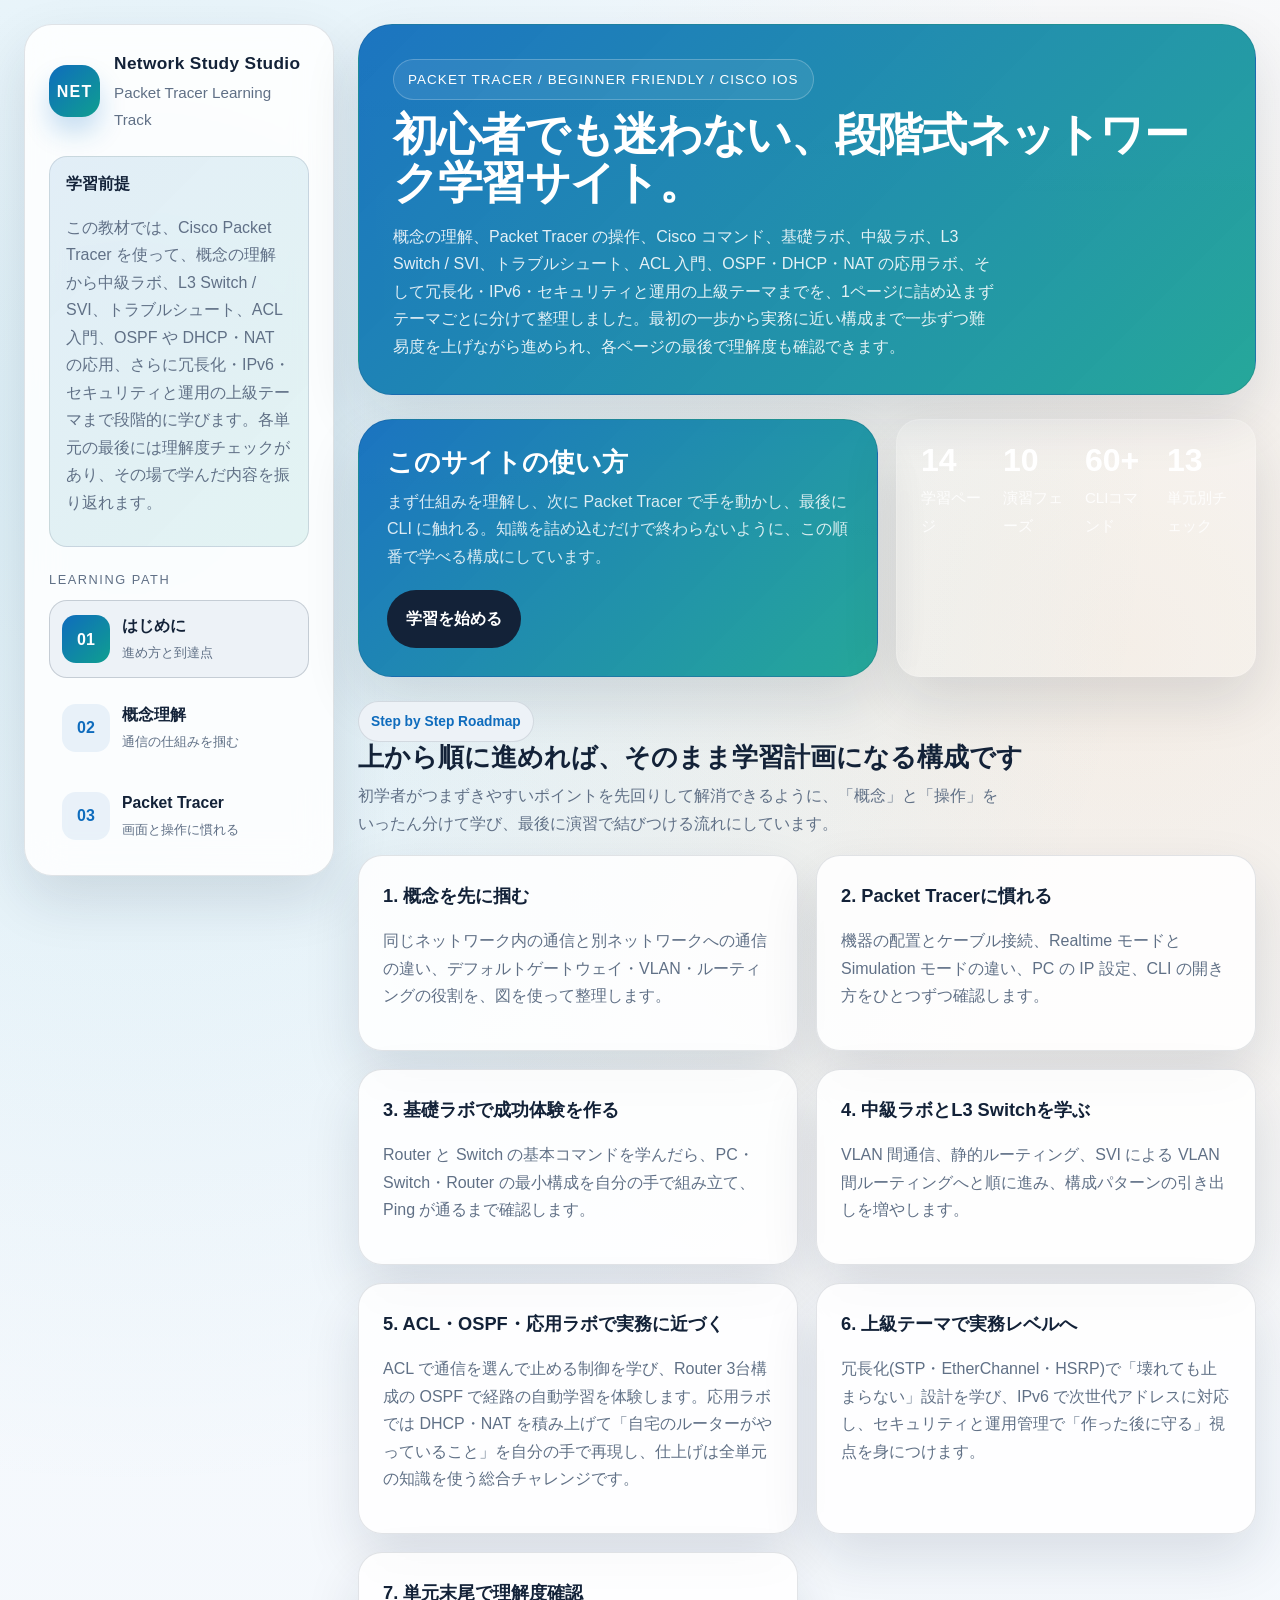
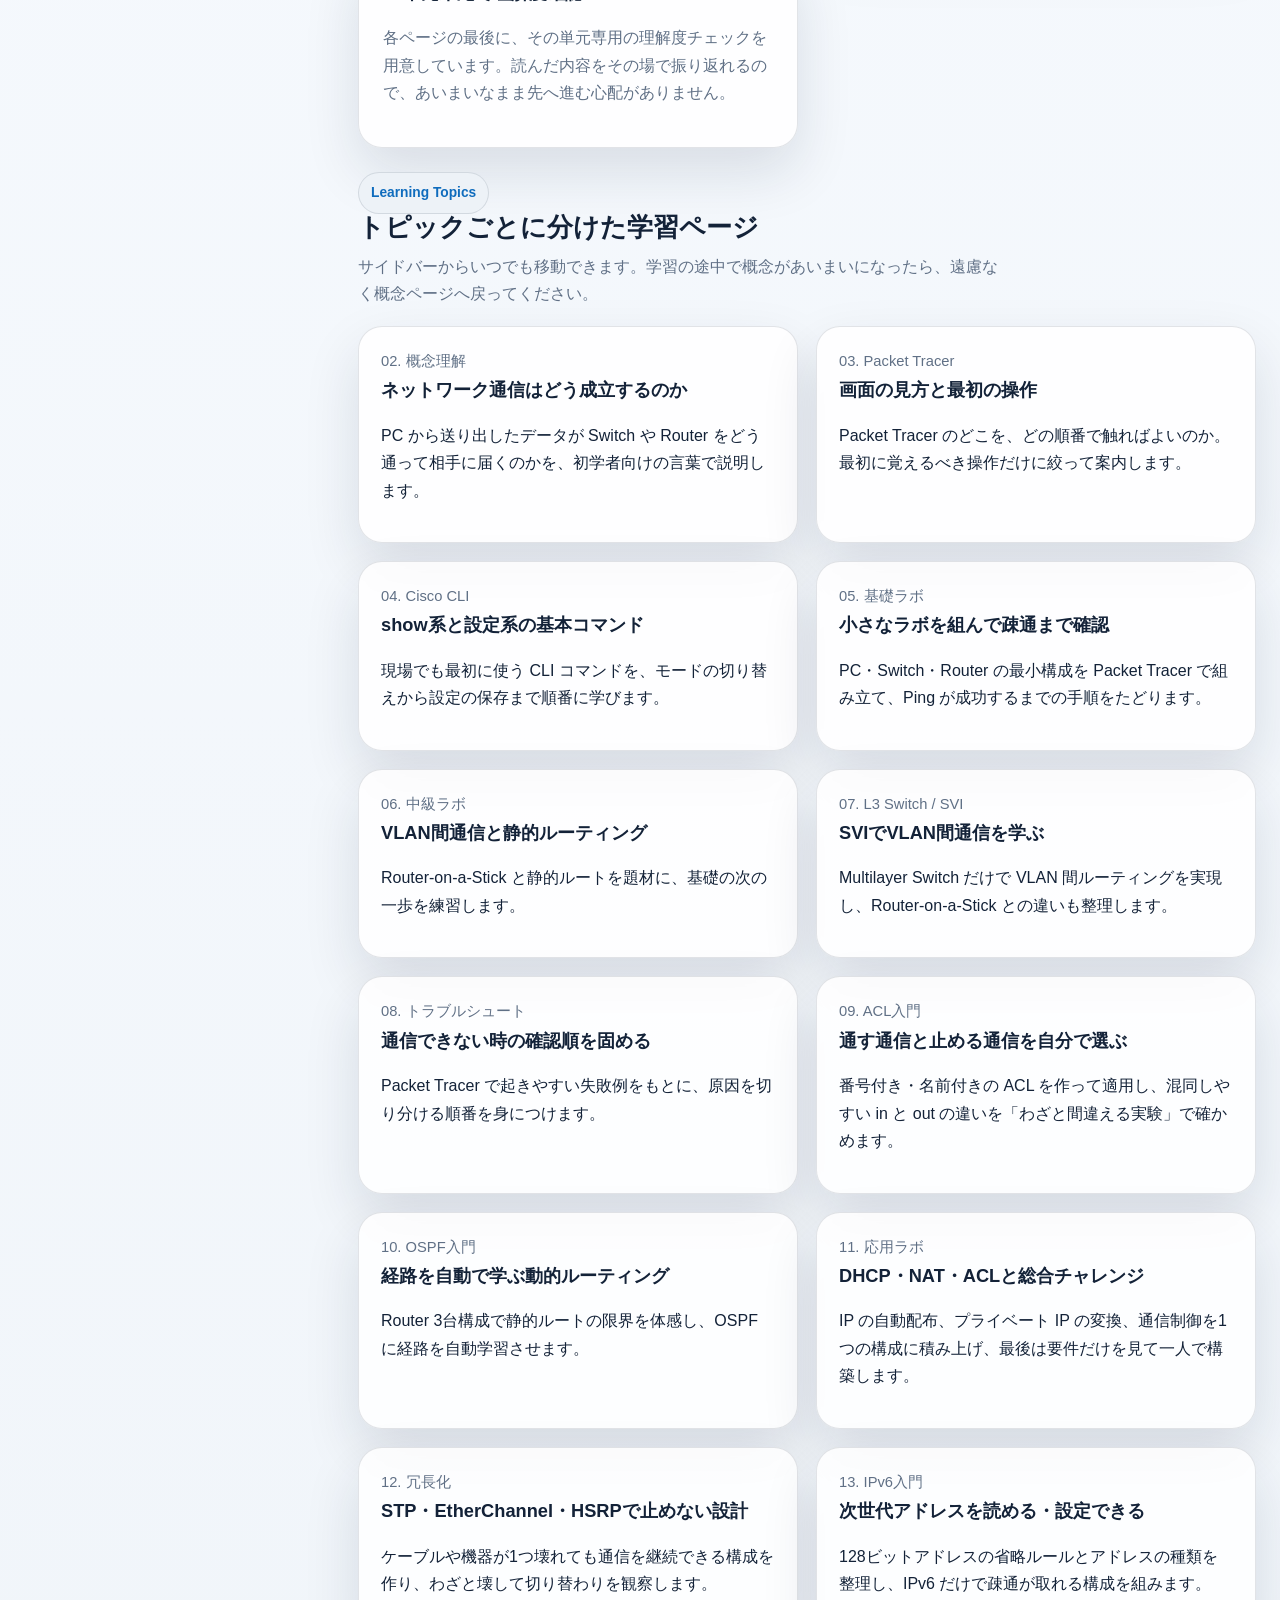
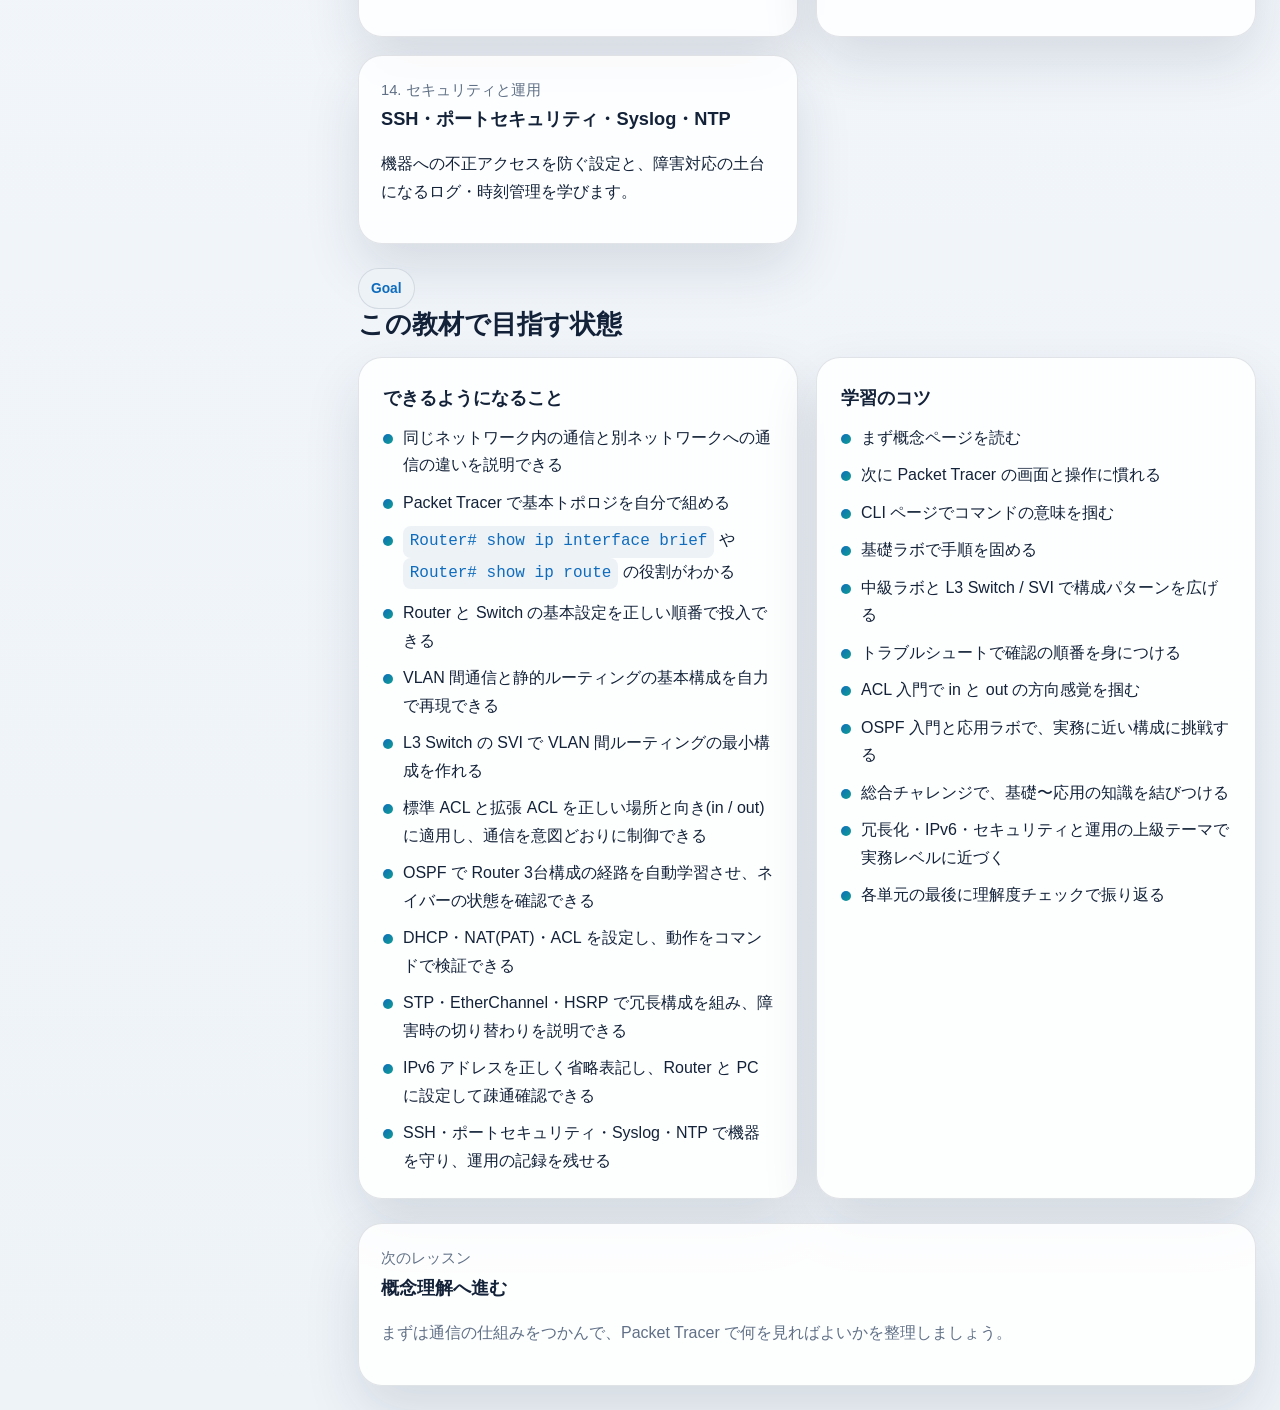
<file: index.html>
<!DOCTYPE html>
<html lang="ja">
<head>
  <meta charset="UTF-8">
  <meta name="viewport" content="width=device-width, initial-scale=1.0">
  <title>Packet Tracerで学ぶネットワーク入門</title>
  <link rel="stylesheet" href="styles.css">
  <script src="app.js" defer></script>
</head>
<body data-page="index">
  <div class="site-shell">
    <aside class="sidebar fade-in">
      <a class="brand" href="index.html">
        <div class="brand-mark">NET</div>
        <div class="brand-copy">
          <strong>Network Study Studio</strong>
          <span>Packet Tracer Learning Track</span>
        </div>
      </a>

      <div class="sidebar-note">
        <strong>学習前提</strong>
        <p>この教材では、Cisco Packet Tracer を使って、概念の理解から中級ラボ、L3 Switch / SVI、トラブルシュート、ACL 入門、OSPF や DHCP・NAT の応用、さらに冗長化・IPv6・セキュリティと運用の上級テーマまで段階的に学びます。各単元の最後には理解度チェックがあり、その場で学んだ内容を振り返れます。</p>
      </div>

      <div>
        <p class="sidebar-title">Learning Path</p>
        <nav class="sidebar-nav">
          <a href="index.html" data-page-link="index">
            <div class="nav-number">01</div>
            <div class="nav-copy">
              <strong>はじめに</strong>
              <small>進め方と到達点</small>
            </div>
          </a>
          <a href="concepts.html" data-page-link="concepts">
            <div class="nav-number">02</div>
            <div class="nav-copy">
              <strong>概念理解</strong>
              <small>通信の仕組みを掴む</small>
            </div>
          </a>
          <a href="packet-tracer.html" data-page-link="packet-tracer">
            <div class="nav-number">03</div>
            <div class="nav-copy">
              <strong>Packet Tracer</strong>
              <small>画面と操作に慣れる</small>
            </div>
          </a>
          <a href="cisco-cli.html" data-page-link="cisco-cli">
            <div class="nav-number">04</div>
            <div class="nav-copy">
              <strong>Cisco CLI</strong>
              <small>基本コマンドを学ぶ</small>
            </div>
          </a>
          <a href="lab.html" data-page-link="lab">
            <div class="nav-number">05</div>
            <div class="nav-copy">
              <strong>基礎ラボ</strong>
              <small>最小構成を組む</small>
            </div>
          </a>
          <a href="intermediate-labs.html" data-page-link="intermediate-labs">
            <div class="nav-number">06</div>
            <div class="nav-copy">
              <strong>中級ラボ</strong>
              <small>VLANと静的ルート</small>
            </div>
          </a>
          <a href="l3-switch-svi.html" data-page-link="l3-switch-svi">
            <div class="nav-number">07</div>
            <div class="nav-copy">
              <strong>L3 Switch / SVI</strong>
              <small>SVIでVLAN間通信</small>
            </div>
          </a>
          <a href="troubleshooting.html" data-page-link="troubleshooting">
            <div class="nav-number">08</div>
            <div class="nav-copy">
              <strong>トラブルシュート</strong>
              <small>切り分け力を伸ばす</small>
            </div>
          </a>
          <a href="acl.html" data-page-link="acl">
            <div class="nav-number">09</div>
            <div class="nav-copy">
              <strong>ACL入門</strong>
              <small>通す通信を選ぶ</small>
            </div>
          </a>
          <a href="ospf.html" data-page-link="ospf">
            <div class="nav-number">10</div>
            <div class="nav-copy">
              <strong>OSPF入門</strong>
              <small>経路を自動で学ぶ</small>
            </div>
          </a>
          <a href="advanced-labs.html" data-page-link="advanced-labs">
            <div class="nav-number">11</div>
            <div class="nav-copy">
              <strong>応用ラボ</strong>
              <small>DHCP・NAT・ACL</small>
            </div>
          </a>
          <a href="redundancy.html" data-page-link="redundancy">
            <div class="nav-number">12</div>
            <div class="nav-copy">
              <strong>冗長化</strong>
              <small>STP・EtherChannel・HSRP</small>
            </div>
          </a>
          <a href="ipv6.html" data-page-link="ipv6">
            <div class="nav-number">13</div>
            <div class="nav-copy">
              <strong>IPv6入門</strong>
              <small>次世代アドレスを学ぶ</small>
            </div>
          </a>
          <a href="security-ops.html" data-page-link="security-ops">
            <div class="nav-number">14</div>
            <div class="nav-copy">
              <strong>セキュリティと運用</strong>
              <small>守る設定と管理</small>
            </div>
          </a>
        </nav>
      </div>

      <div class="theme-toggle" aria-label="表示テーマ切替">
        <span class="theme-toggle-mode" data-theme-mode="dark">ダーク</span>
        <label class="theme-switch" for="themeToggle">
          <input id="themeToggle" class="theme-toggle-input" type="checkbox" role="switch" aria-label="ライトモードに切り替え">
          <span class="theme-toggle-track">
            <span class="theme-toggle-thumb"></span>
          </span>
        </label>
        <span class="theme-toggle-mode" data-theme-mode="light">ライト</span>
      </div>
      <p class="sidebar-help">サイドバーの上から順に進めるのがおすすめです。各単元の最後にある理解度チェックで、理解できたかをその場で確かめながら進められます。</p>
    </aside>

    <main class="content">
      <header class="page-header fade-in delay-1">
        <div class="eyebrow">Packet Tracer / Beginner Friendly / Cisco IOS</div>
        <h1>初心者でも迷わない、段階式ネットワーク学習サイト。</h1>
        <p>概念の理解、Packet Tracer の操作、Cisco コマンド、基礎ラボ、中級ラボ、L3 Switch / SVI、トラブルシュート、ACL 入門、OSPF・DHCP・NAT の応用ラボ、そして冗長化・IPv6・セキュリティと運用の上級テーマまでを、1ページに詰め込まずテーマごとに分けて整理しました。最初の一歩から実務に近い構成まで一歩ずつ難易度を上げながら進められ、各ページの最後で理解度も確認できます。</p>
      </header>

      <section class="hero-grid fade-in delay-2">
        <article class="page-header" style="padding: 28px;">
          <div class="section-head">
            <h2 style="color: white;">このサイトの使い方</h2>
            <p style="color: rgba(255,255,255,0.84);">まず仕組みを理解し、次に Packet Tracer で手を動かし、最後に CLI に触れる。知識を詰め込むだけで終わらないように、この順番で学べる構成にしています。</p>
          </div>
          <div class="button-row" style="margin-top: 20px;">
            <a class="button-link" href="concepts.html">学習を始める</a>
          </div>
        </article>
        <article class="hero-panel fade-in delay-3">
          <div class="metric-grid">
            <div class="hero-stat">
              <strong>14</strong>
              <span>学習ページ</span>
            </div>
            <div class="hero-stat">
              <strong>10</strong>
              <span>演習フェーズ</span>
            </div>
            <div class="hero-stat">
              <strong>60+</strong>
              <span>CLIコマンド</span>
            </div>
            <div class="hero-stat">
              <strong>13</strong>
              <span>単元別チェック</span>
            </div>
          </div>
        </article>
      </section>

      <section class="section fade-in delay-2">
        <div class="section-head">
          <div class="small-pill">Step by Step Roadmap</div>
          <h2>上から順に進めれば、そのまま学習計画になる構成です</h2>
          <p>初学者がつまずきやすいポイントを先回りして解消できるように、「概念」と「操作」をいったん分けて学び、最後に演習で結びつける流れにしています。</p>
        </div>

        <div class="grid-2">
          <article class="card">
            <h3>1. 概念を先に掴む</h3>
            <p>同じネットワーク内の通信と別ネットワークへの通信の違い、デフォルトゲートウェイ・VLAN・ルーティングの役割を、図を使って整理します。</p>
          </article>
          <article class="card">
            <h3>2. Packet Tracerに慣れる</h3>
            <p>機器の配置とケーブル接続、Realtime モードと Simulation モードの違い、PC の IP 設定、CLI の開き方をひとつずつ確認します。</p>
          </article>
          <article class="card">
            <h3>3. 基礎ラボで成功体験を作る</h3>
            <p>Router と Switch の基本コマンドを学んだら、PC・Switch・Router の最小構成を自分の手で組み立て、Ping が通るまで確認します。</p>
          </article>
          <article class="card">
            <h3>4. 中級ラボとL3 Switchを学ぶ</h3>
            <p>VLAN 間通信、静的ルーティング、SVI による VLAN 間ルーティングへと順に進み、構成パターンの引き出しを増やします。</p>
          </article>
          <article class="card">
            <h3>5. ACL・OSPF・応用ラボで実務に近づく</h3>
            <p>ACL で通信を選んで止める制御を学び、Router 3台構成の OSPF で経路の自動学習を体験します。応用ラボでは DHCP・NAT を積み上げて「自宅のルーターがやっていること」を自分の手で再現し、仕上げは全単元の知識を使う総合チャレンジです。</p>
          </article>
          <article class="card">
            <h3>6. 上級テーマで実務レベルへ</h3>
            <p>冗長化(STP・EtherChannel・HSRP)で「壊れても止まらない」設計を学び、IPv6 で次世代アドレスに対応し、セキュリティと運用管理で「作った後に守る」視点を身につけます。</p>
          </article>
          <article class="card">
            <h3>7. 単元末尾で理解度確認</h3>
            <p>各ページの最後に、その単元専用の理解度チェックを用意しています。読んだ内容をその場で振り返れるので、あいまいなまま先へ進む心配がありません。</p>
          </article>
        </div>
      </section>

      <section class="section fade-in delay-3">
        <div class="section-head">
          <div class="small-pill">Learning Topics</div>
          <h2>トピックごとに分けた学習ページ</h2>
          <p>サイドバーからいつでも移動できます。学習の途中で概念があいまいになったら、遠慮なく概念ページへ戻ってください。</p>
        </div>

        <div class="lesson-grid">
          <a class="lesson-link" href="concepts.html">
            <span>02. 概念理解</span>
            <strong>ネットワーク通信はどう成立するのか</strong>
            <p>PC から送り出したデータが Switch や Router をどう通って相手に届くのかを、初学者向けの言葉で説明します。</p>
          </a>
          <a class="lesson-link" href="packet-tracer.html">
            <span>03. Packet Tracer</span>
            <strong>画面の見方と最初の操作</strong>
            <p>Packet Tracer のどこを、どの順番で触ればよいのか。最初に覚えるべき操作だけに絞って案内します。</p>
          </a>
          <a class="lesson-link" href="cisco-cli.html">
            <span>04. Cisco CLI</span>
            <strong>show系と設定系の基本コマンド</strong>
            <p>現場でも最初に使う CLI コマンドを、モードの切り替えから設定の保存まで順番に学びます。</p>
          </a>
          <a class="lesson-link" href="lab.html">
            <span>05. 基礎ラボ</span>
            <strong>小さなラボを組んで疎通まで確認</strong>
            <p>PC・Switch・Router の最小構成を Packet Tracer で組み立て、Ping が成功するまでの手順をたどります。</p>
          </a>
          <a class="lesson-link" href="intermediate-labs.html">
            <span>06. 中級ラボ</span>
            <strong>VLAN間通信と静的ルーティング</strong>
            <p>Router-on-a-Stick と静的ルートを題材に、基礎の次の一歩を練習します。</p>
          </a>
          <a class="lesson-link" href="l3-switch-svi.html">
            <span>07. L3 Switch / SVI</span>
            <strong>SVIでVLAN間通信を学ぶ</strong>
            <p>Multilayer Switch だけで VLAN 間ルーティングを実現し、Router-on-a-Stick との違いも整理します。</p>
          </a>
          <a class="lesson-link" href="troubleshooting.html">
            <span>08. トラブルシュート</span>
            <strong>通信できない時の確認順を固める</strong>
            <p>Packet Tracer で起きやすい失敗例をもとに、原因を切り分ける順番を身につけます。</p>
          </a>
          <a class="lesson-link" href="acl.html">
            <span>09. ACL入門</span>
            <strong>通す通信と止める通信を自分で選ぶ</strong>
            <p>番号付き・名前付きの ACL を作って適用し、混同しやすい in と out の違いを「わざと間違える実験」で確かめます。</p>
          </a>
          <a class="lesson-link" href="ospf.html">
            <span>10. OSPF入門</span>
            <strong>経路を自動で学ぶ動的ルーティング</strong>
            <p>Router 3台構成で静的ルートの限界を体感し、OSPF に経路を自動学習させます。</p>
          </a>
          <a class="lesson-link" href="advanced-labs.html">
            <span>11. 応用ラボ</span>
            <strong>DHCP・NAT・ACLと総合チャレンジ</strong>
            <p>IP の自動配布、プライベート IP の変換、通信制御を1つの構成に積み上げ、最後は要件だけを見て一人で構築します。</p>
          </a>
          <a class="lesson-link" href="redundancy.html">
            <span>12. 冗長化</span>
            <strong>STP・EtherChannel・HSRPで止めない設計</strong>
            <p>ケーブルや機器が1つ壊れても通信を継続できる構成を作り、わざと壊して切り替わりを観察します。</p>
          </a>
          <a class="lesson-link" href="ipv6.html">
            <span>13. IPv6入門</span>
            <strong>次世代アドレスを読める・設定できる</strong>
            <p>128ビットアドレスの省略ルールとアドレスの種類を整理し、IPv6 だけで疎通が取れる構成を組みます。</p>
          </a>
          <a class="lesson-link" href="security-ops.html">
            <span>14. セキュリティと運用</span>
            <strong>SSH・ポートセキュリティ・Syslog・NTP</strong>
            <p>機器への不正アクセスを防ぐ設定と、障害対応の土台になるログ・時刻管理を学びます。</p>
          </a>
        </div>
      </section>

      <section class="section fade-in delay-3">
        <div class="section-head">
          <div class="small-pill">Goal</div>
          <h2>この教材で目指す状態</h2>
        </div>

        <div class="grid-2">
          <article class="card">
            <h3>できるようになること</h3>
            <ul class="check-list">
              <li>同じネットワーク内の通信と別ネットワークへの通信の違いを説明できる</li>
              <li>Packet Tracer で基本トポロジを自分で組める</li>
              <li><code>Router# show ip interface brief</code> や <code>Router# show ip route</code> の役割がわかる</li>
              <li>Router と Switch の基本設定を正しい順番で投入できる</li>
              <li>VLAN 間通信と静的ルーティングの基本構成を自力で再現できる</li>
              <li>L3 Switch の SVI で VLAN 間ルーティングの最小構成を作れる</li>
              <li>標準 ACL と拡張 ACL を正しい場所と向き(in / out)に適用し、通信を意図どおりに制御できる</li>
              <li>OSPF で Router 3台構成の経路を自動学習させ、ネイバーの状態を確認できる</li>
              <li>DHCP・NAT(PAT)・ACL を設定し、動作をコマンドで検証できる</li>
              <li>STP・EtherChannel・HSRP で冗長構成を組み、障害時の切り替わりを説明できる</li>
              <li>IPv6 アドレスを正しく省略表記し、Router と PC に設定して疎通確認できる</li>
              <li>SSH・ポートセキュリティ・Syslog・NTP で機器を守り、運用の記録を残せる</li>
            </ul>
          </article>
          <article class="card">
            <h3>学習のコツ</h3>
            <ul class="bullet-list">
              <li>まず概念ページを読む</li>
              <li>次に Packet Tracer の画面と操作に慣れる</li>
              <li>CLI ページでコマンドの意味を掴む</li>
              <li>基礎ラボで手順を固める</li>
              <li>中級ラボと L3 Switch / SVI で構成パターンを広げる</li>
              <li>トラブルシュートで確認の順番を身につける</li>
              <li>ACL 入門で in と out の方向感覚を掴む</li>
              <li>OSPF 入門と応用ラボで、実務に近い構成に挑戦する</li>
              <li>総合チャレンジで、基礎〜応用の知識を結びつける</li>
              <li>冗長化・IPv6・セキュリティと運用の上級テーマで実務レベルに近づく</li>
              <li>各単元の最後に理解度チェックで振り返る</li>
            </ul>
          </article>
        </div>
      </section>

      <section class="lesson-footer fade-in delay-3">
        <a class="lesson-link" href="concepts.html">
          <span>次のレッスン</span>
          <strong>概念理解へ進む</strong>
          <p>まずは通信の仕組みをつかんで、Packet Tracer で何を見ればよいかを整理しましょう。</p>
        </a>
      </section>
    </main>
  </div>
</body>
</html>
</file>
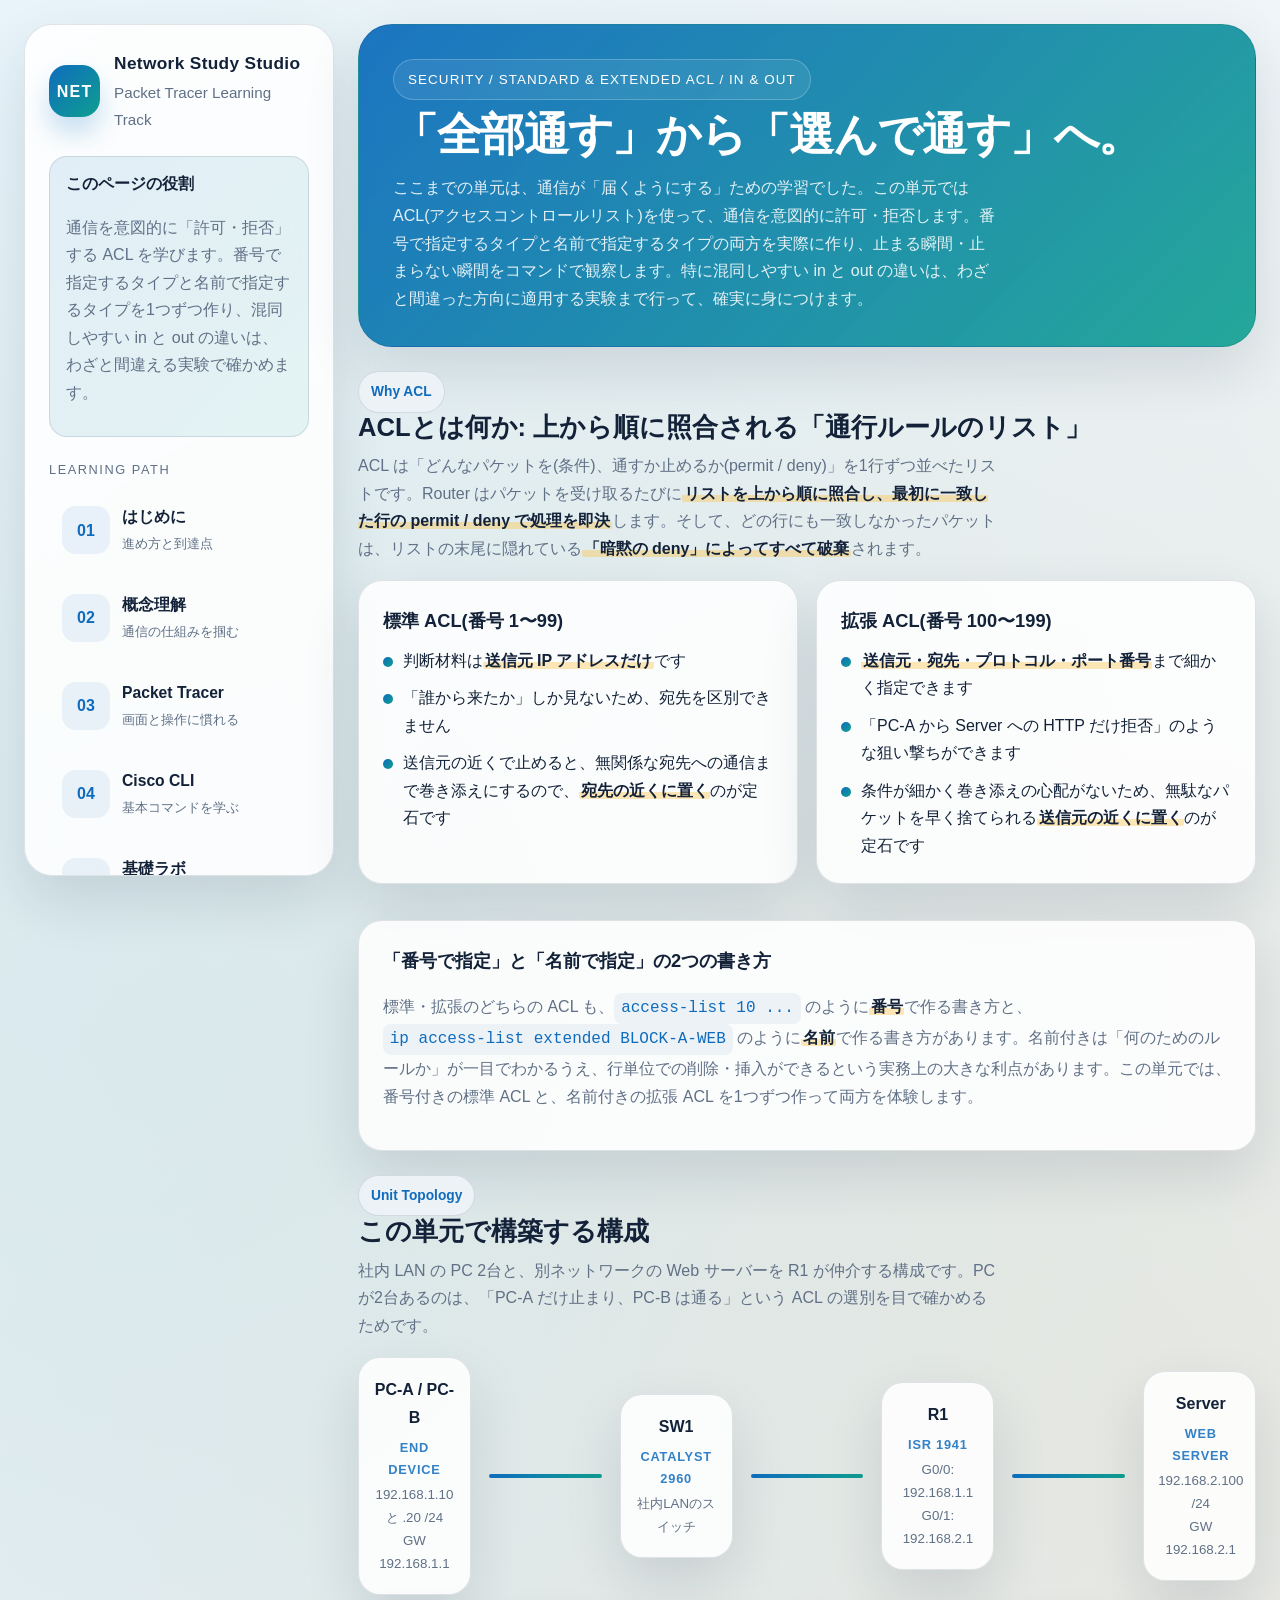
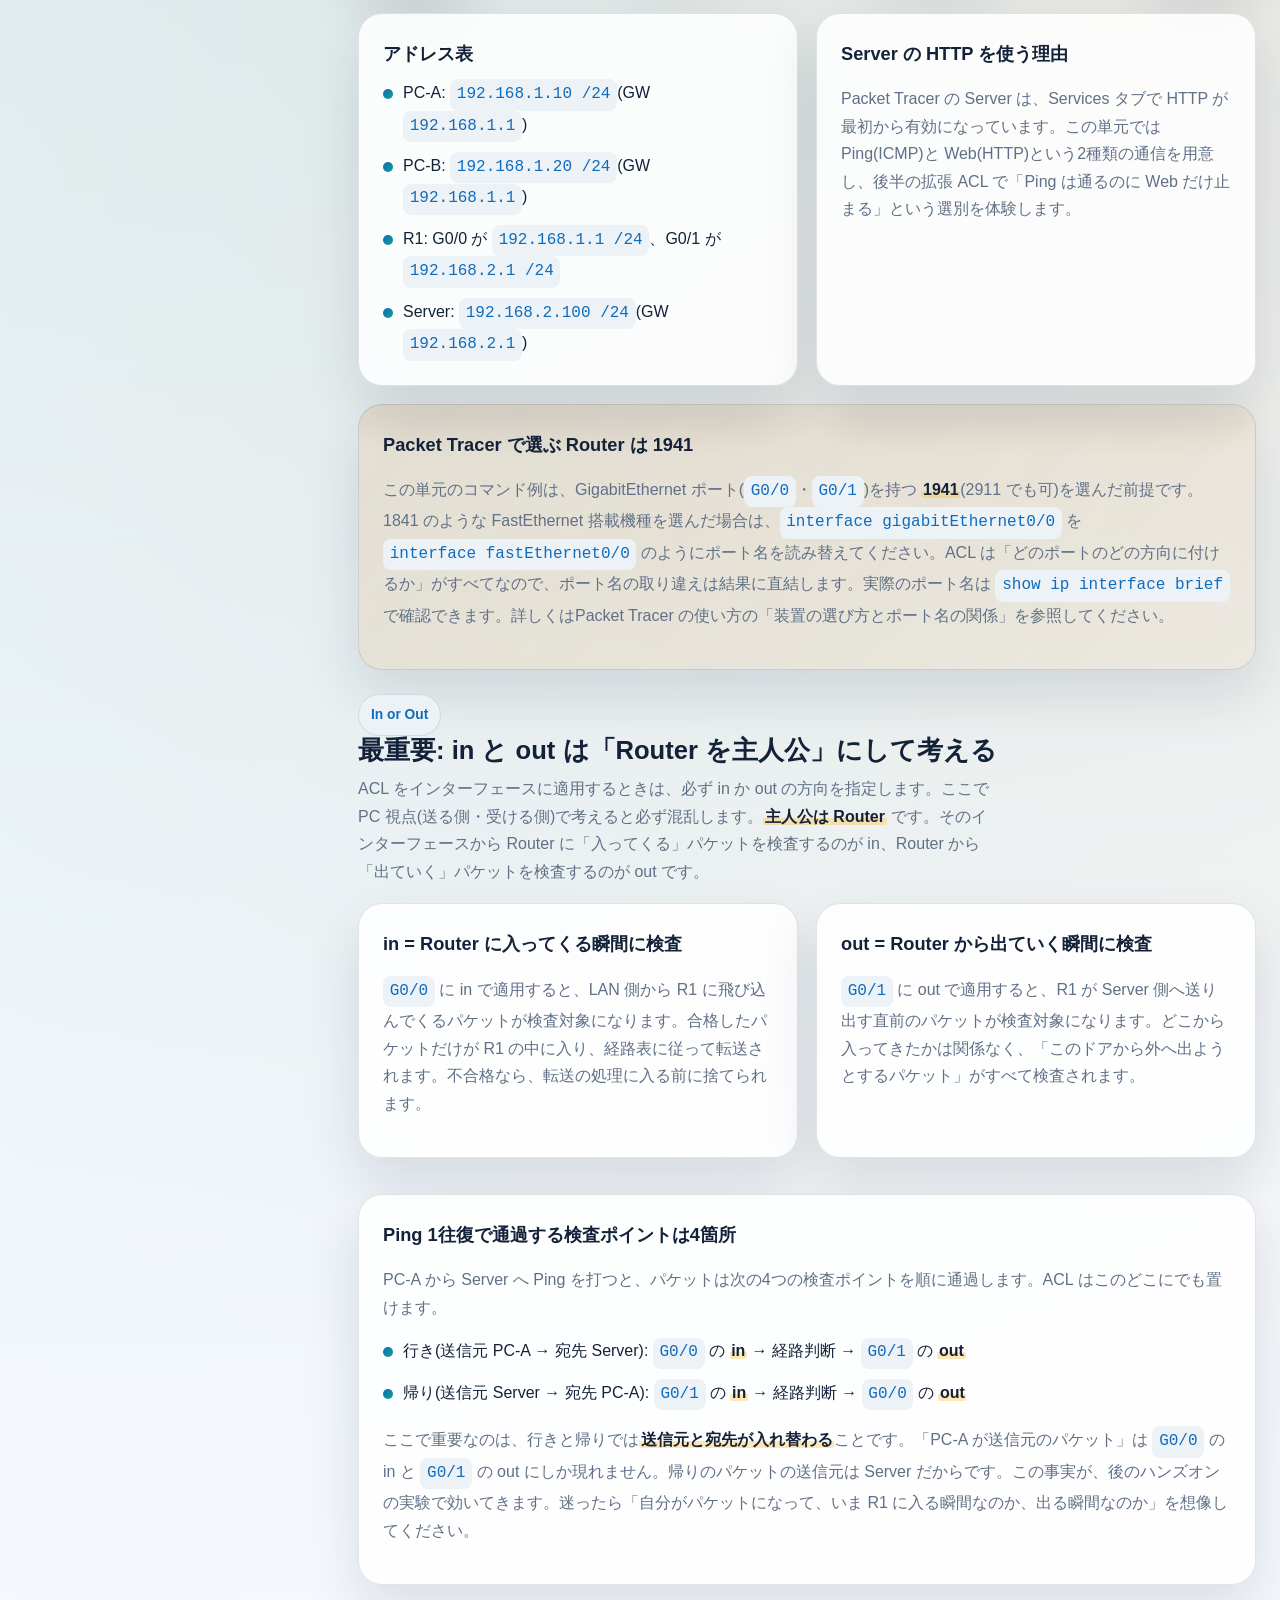
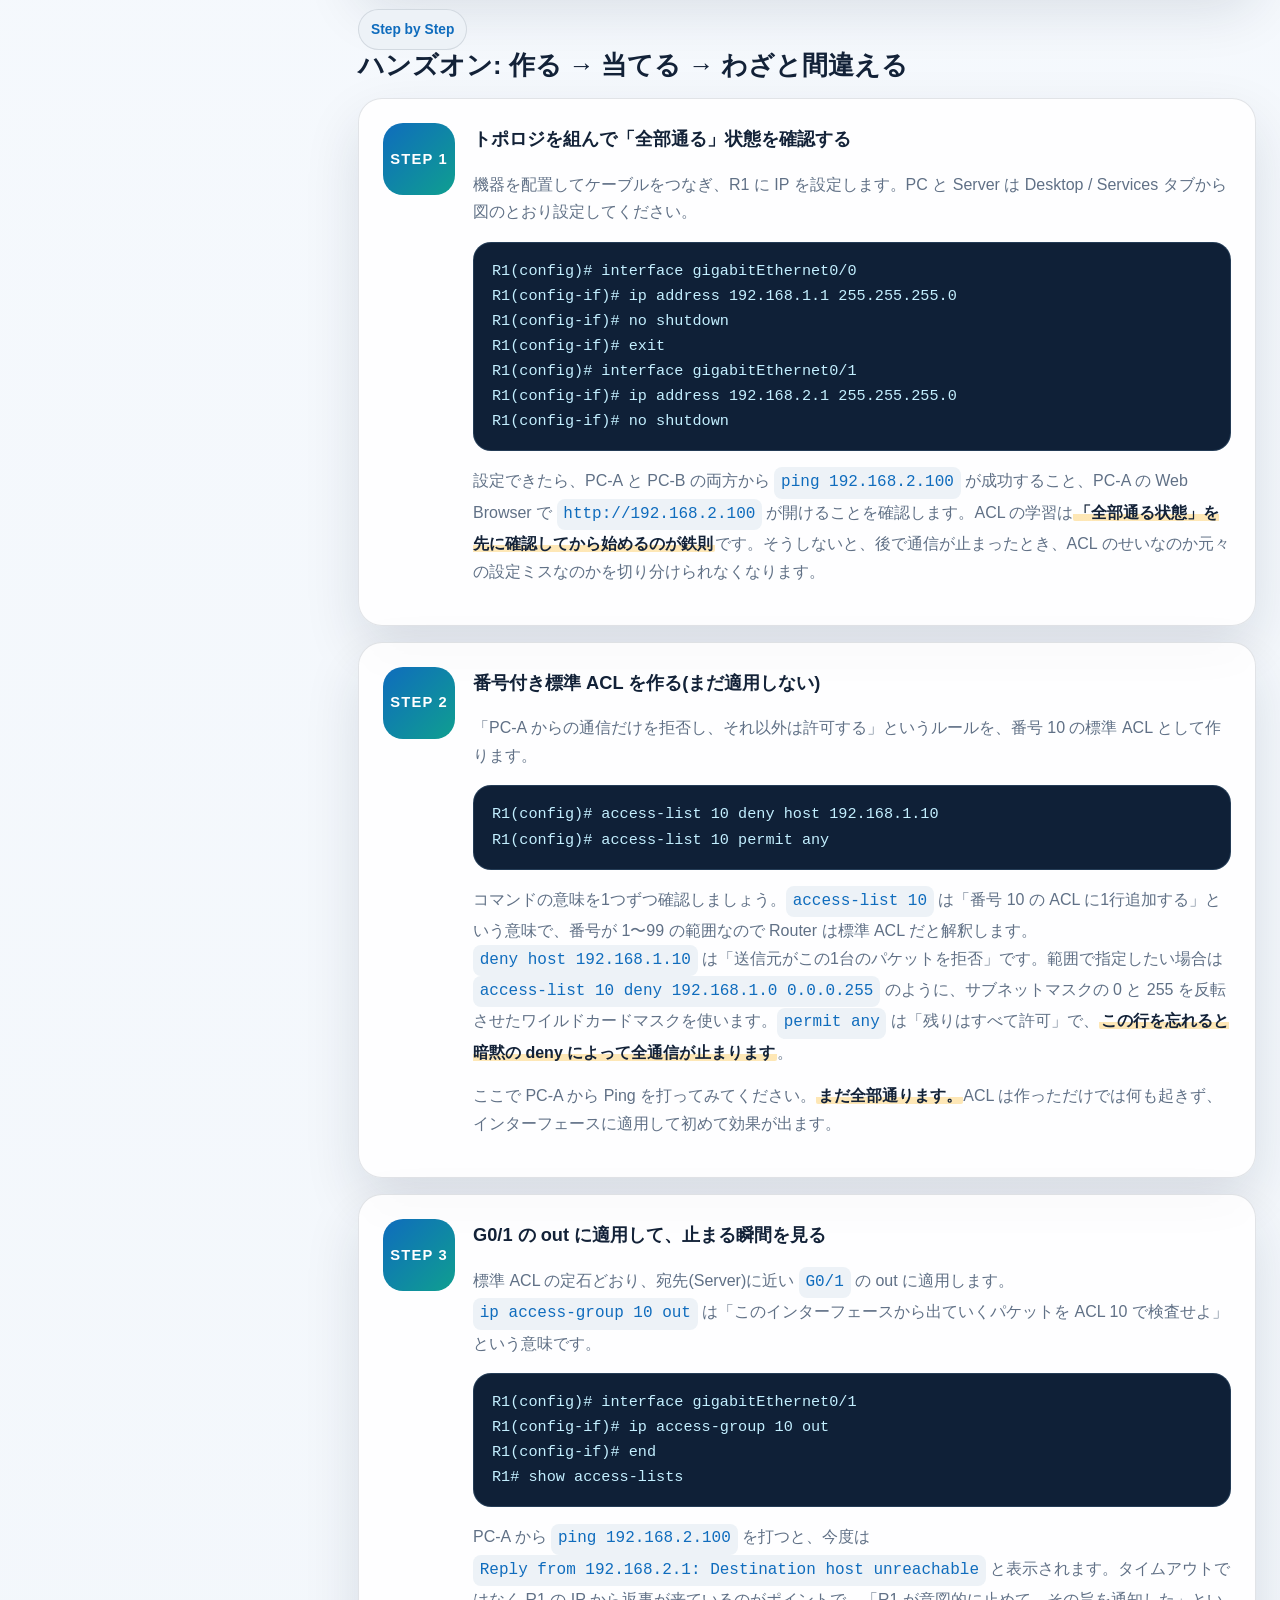
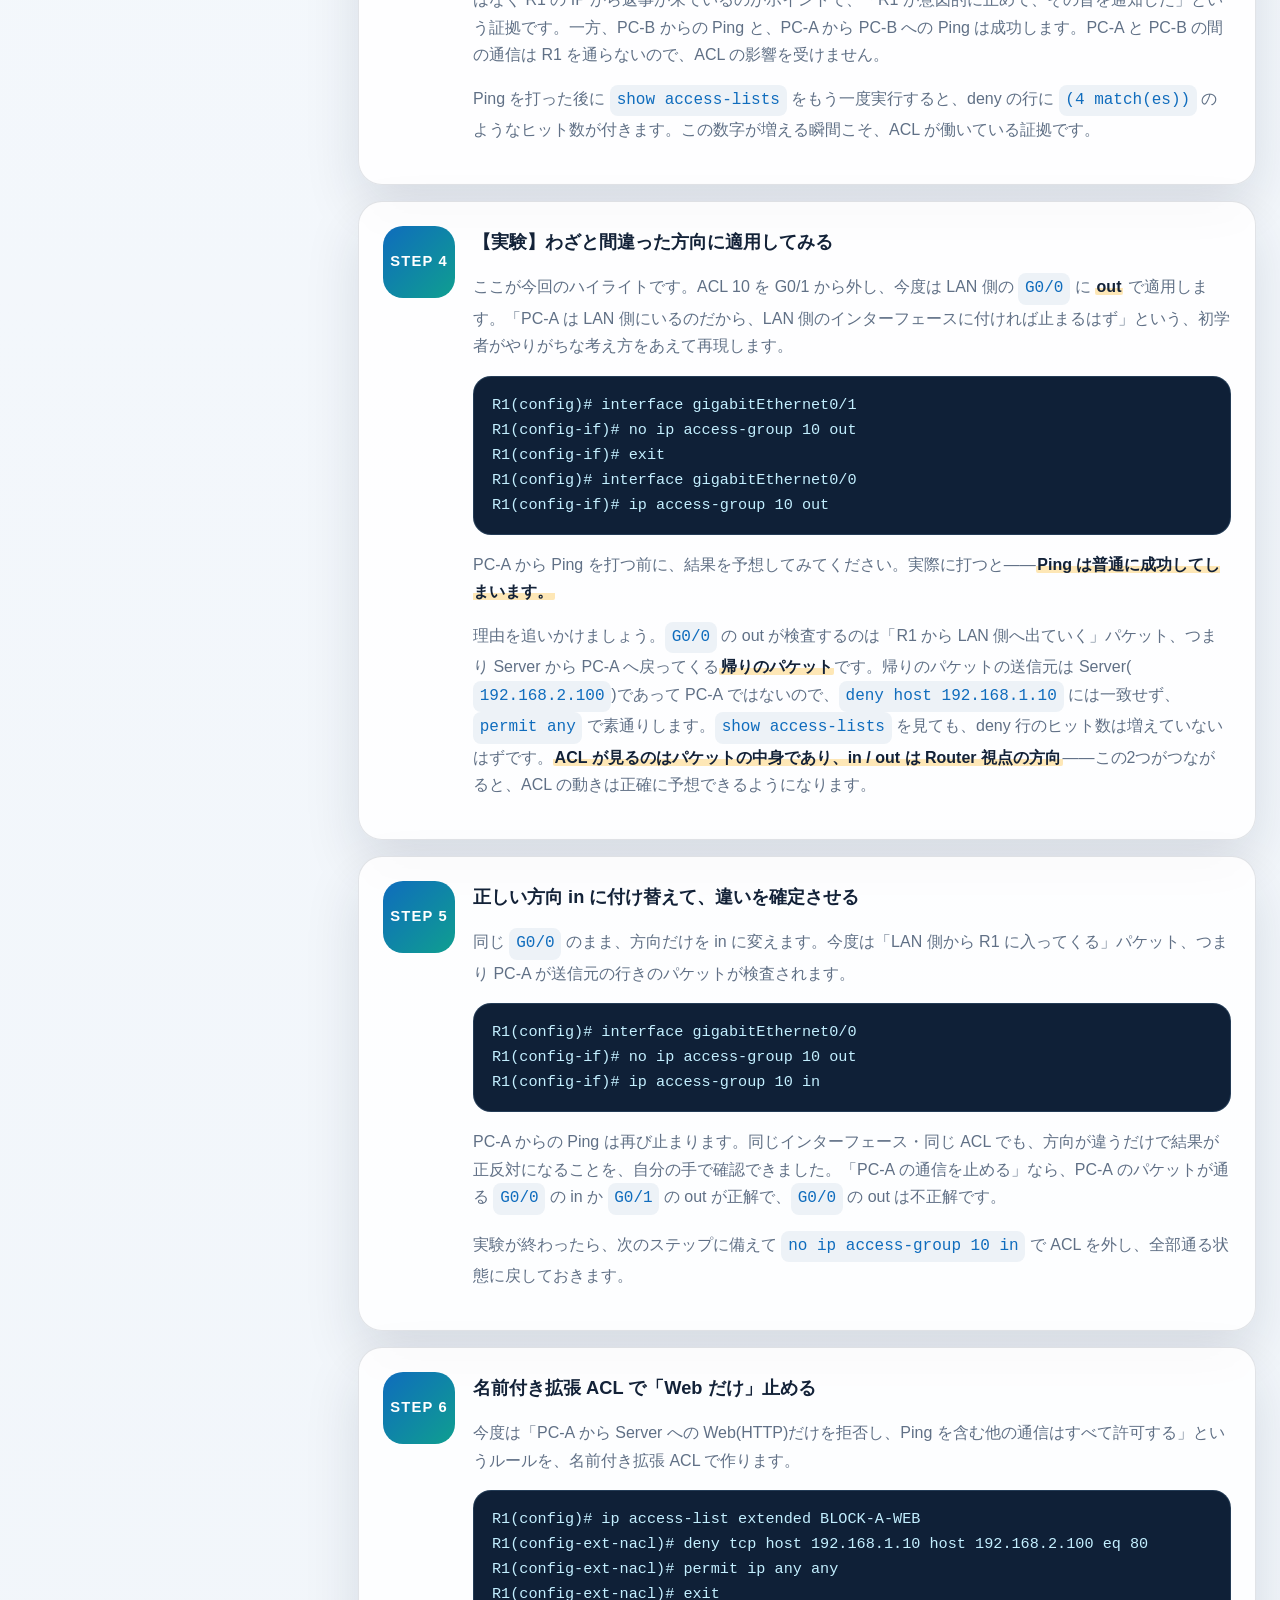
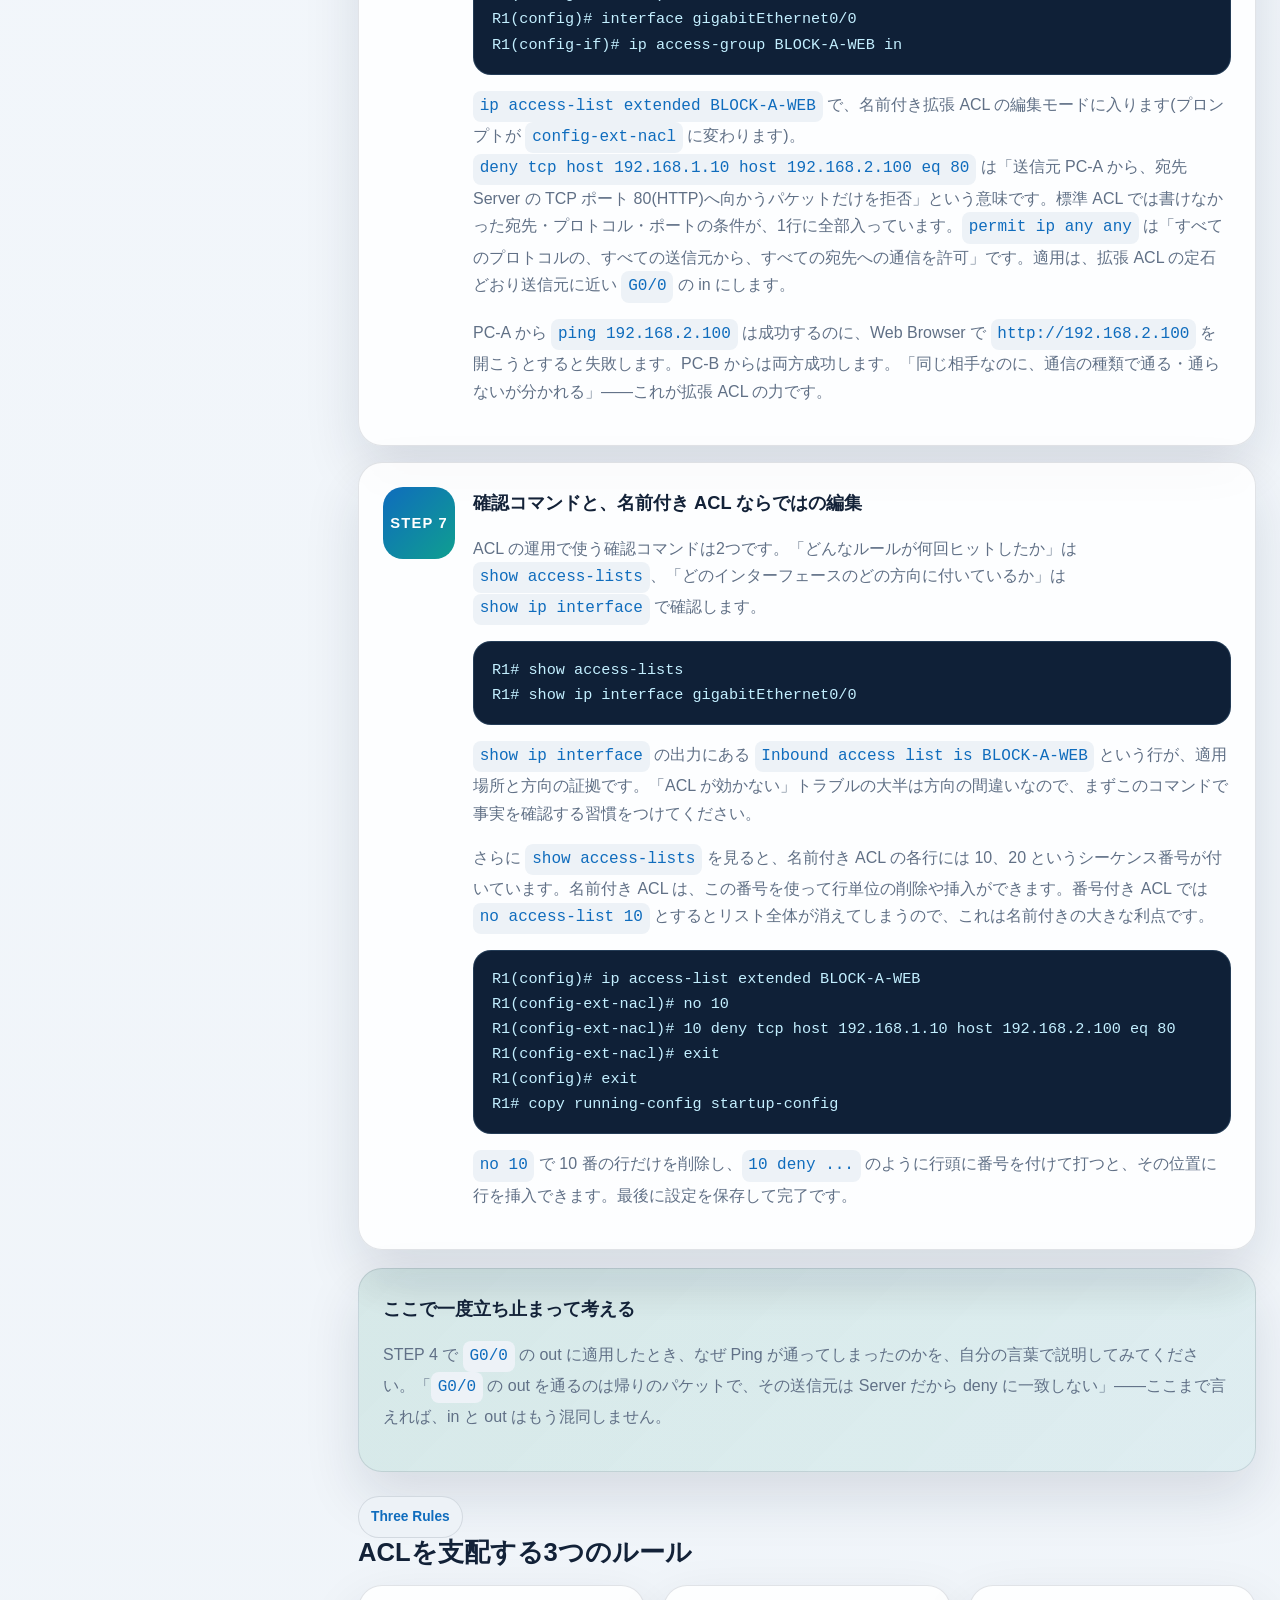
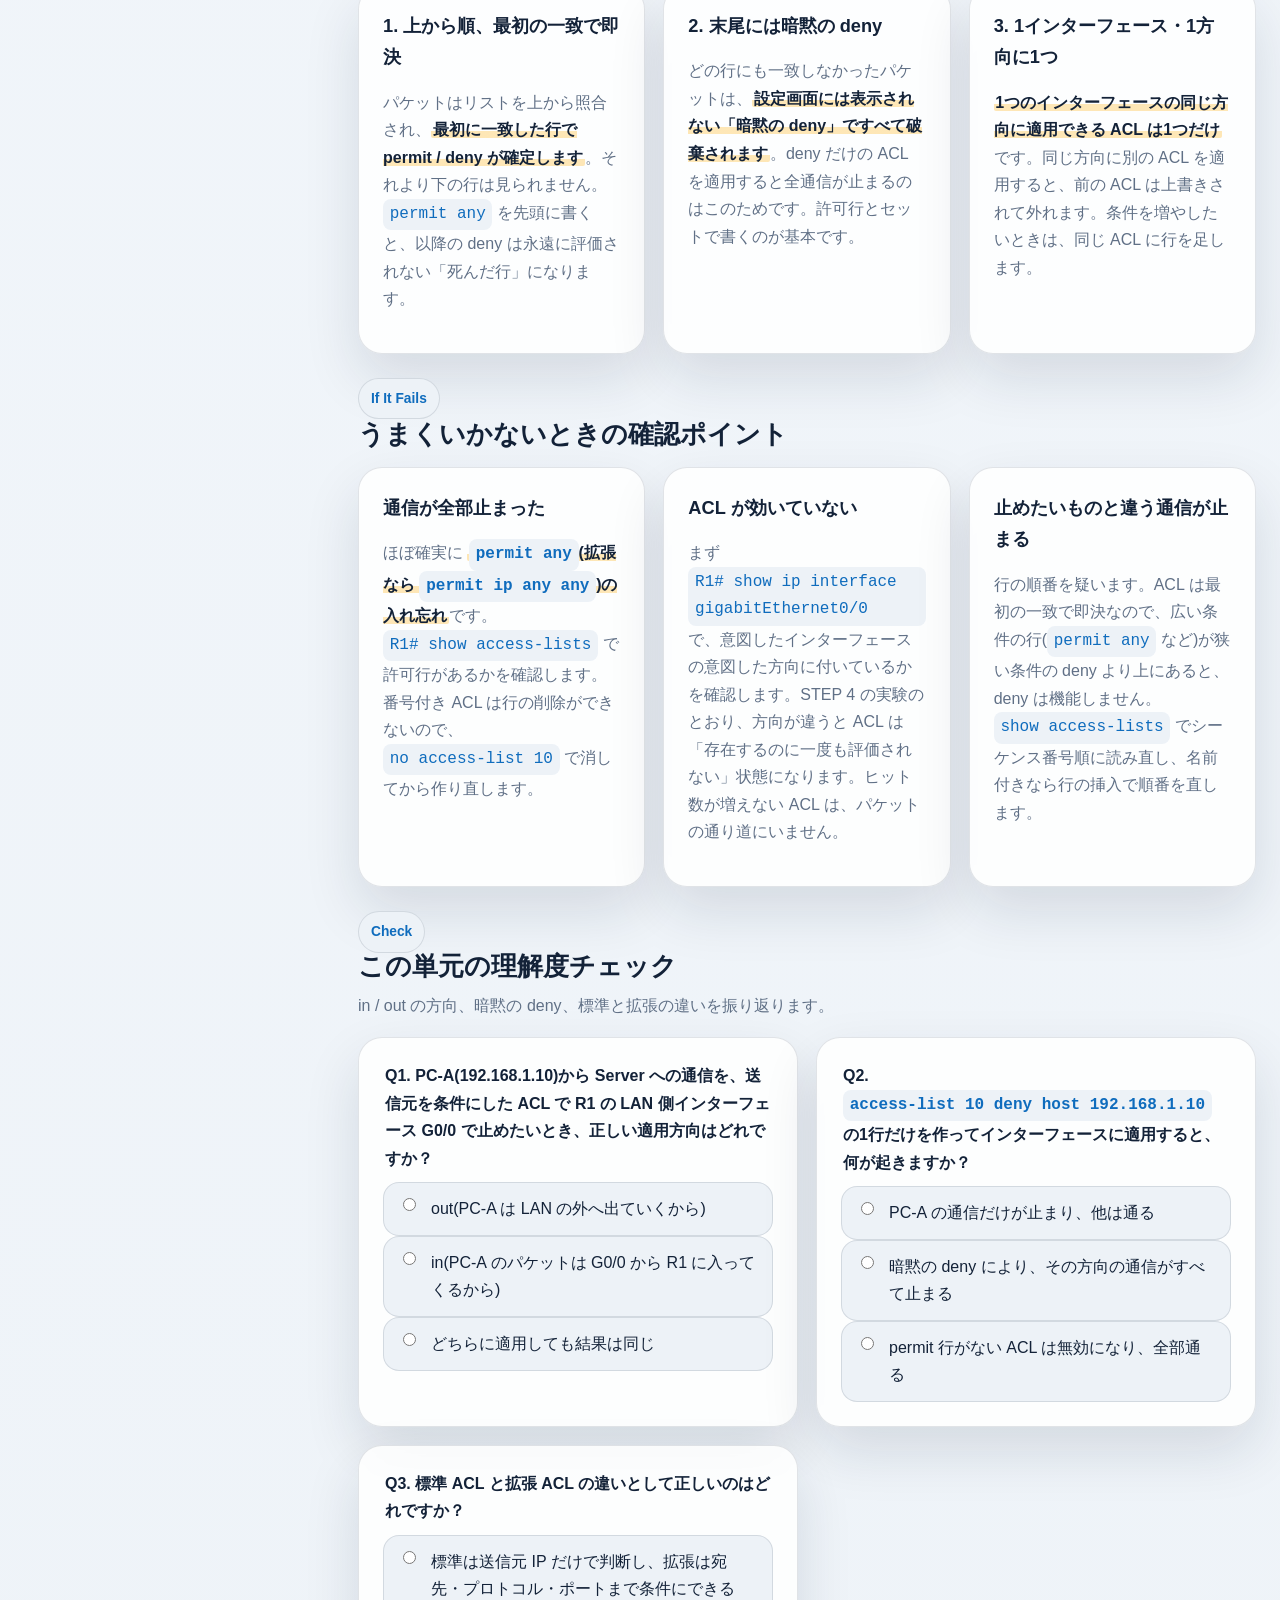
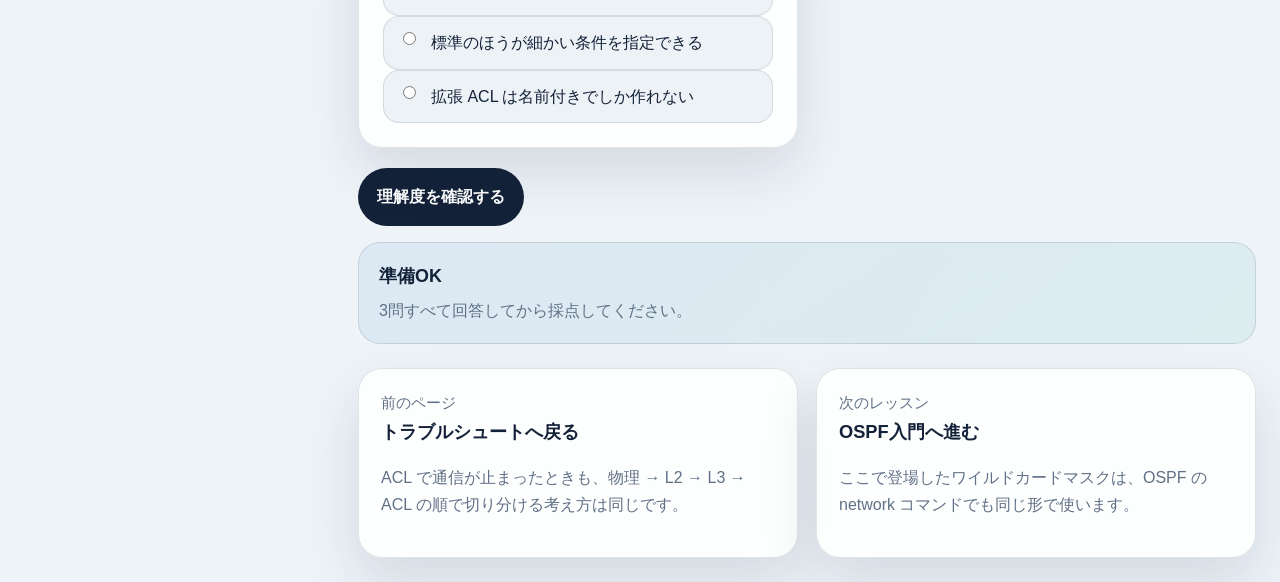
<file: acl.html>
<!DOCTYPE html>
<html lang="ja">
<head>
  <meta charset="UTF-8">
  <meta name="viewport" content="width=device-width, initial-scale=1.0">
  <title>ACL入門 | Packet Tracerで学ぶネットワーク入門</title>
  <link rel="stylesheet" href="styles.css">
  <script src="app.js" defer></script>
</head>
<body data-page="acl">
  <div class="site-shell">
    <aside class="sidebar fade-in">
      <a class="brand" href="index.html">
        <div class="brand-mark">NET</div>
        <div class="brand-copy">
          <strong>Network Study Studio</strong>
          <span>Packet Tracer Learning Track</span>
        </div>
      </a>
      <div class="sidebar-note">
        <strong>このページの役割</strong>
        <p>通信を意図的に「許可・拒否」する ACL を学びます。番号で指定するタイプと名前で指定するタイプを1つずつ作り、混同しやすい in と out の違いは、わざと間違える実験で確かめます。</p>
      </div>
      <div>
        <p class="sidebar-title">Learning Path</p>
        <nav class="sidebar-nav">
          <a href="index.html" data-page-link="index"><div class="nav-number">01</div><div class="nav-copy"><strong>はじめに</strong><small>進め方と到達点</small></div></a>
          <a href="concepts.html" data-page-link="concepts"><div class="nav-number">02</div><div class="nav-copy"><strong>概念理解</strong><small>通信の仕組みを掴む</small></div></a>
          <a href="packet-tracer.html" data-page-link="packet-tracer"><div class="nav-number">03</div><div class="nav-copy"><strong>Packet Tracer</strong><small>画面と操作に慣れる</small></div></a>
          <a href="cisco-cli.html" data-page-link="cisco-cli"><div class="nav-number">04</div><div class="nav-copy"><strong>Cisco CLI</strong><small>基本コマンドを学ぶ</small></div></a>
          <a href="lab.html" data-page-link="lab"><div class="nav-number">05</div><div class="nav-copy"><strong>基礎ラボ</strong><small>最小構成を組む</small></div></a>
          <a href="intermediate-labs.html" data-page-link="intermediate-labs"><div class="nav-number">06</div><div class="nav-copy"><strong>中級ラボ</strong><small>VLANと静的ルート</small></div></a>
          <a href="l3-switch-svi.html" data-page-link="l3-switch-svi"><div class="nav-number">07</div><div class="nav-copy"><strong>L3 Switch / SVI</strong><small>SVIでVLAN間通信</small></div></a>
          <a href="troubleshooting.html" data-page-link="troubleshooting"><div class="nav-number">08</div><div class="nav-copy"><strong>トラブルシュート</strong><small>切り分け力を伸ばす</small></div></a>
          <a href="acl.html" data-page-link="acl"><div class="nav-number">09</div><div class="nav-copy"><strong>ACL入門</strong><small>通す通信を選ぶ</small></div></a>
          <a href="ospf.html" data-page-link="ospf"><div class="nav-number">10</div><div class="nav-copy"><strong>OSPF入門</strong><small>経路を自動で学ぶ</small></div></a>
          <a href="advanced-labs.html" data-page-link="advanced-labs"><div class="nav-number">11</div><div class="nav-copy"><strong>応用ラボ</strong><small>DHCP・NAT・ACL</small></div></a>
          <a href="redundancy.html" data-page-link="redundancy"><div class="nav-number">12</div><div class="nav-copy"><strong>冗長化</strong><small>STP・EtherChannel・HSRP</small></div></a>
          <a href="ipv6.html" data-page-link="ipv6"><div class="nav-number">13</div><div class="nav-copy"><strong>IPv6入門</strong><small>次世代アドレスを学ぶ</small></div></a>
          <a href="security-ops.html" data-page-link="security-ops"><div class="nav-number">14</div><div class="nav-copy"><strong>セキュリティと運用</strong><small>守る設定と管理</small></div></a>
        </nav>
      </div>
      <div class="theme-toggle" aria-label="表示テーマ切替">
        <span class="theme-toggle-mode" data-theme-mode="dark">ダーク</span>
        <label class="theme-switch" for="themeToggle">
          <input id="themeToggle" class="theme-toggle-input" type="checkbox" role="switch" aria-label="ライトモードに切り替え">
          <span class="theme-toggle-track">
            <span class="theme-toggle-thumb"></span>
          </span>
        </label>
        <span class="theme-toggle-mode" data-theme-mode="light">ライト</span>
      </div>
      <p class="sidebar-help">in と out で迷ったら、いつでも「Router を主人公にして、パケットが入ってくる瞬間か、出ていく瞬間か」に立ち返ってください。</p>
    </aside>

    <main class="content">
      <header class="page-header fade-in delay-1">
        <div class="eyebrow">Security / Standard &amp; Extended ACL / In &amp; Out</div>
        <h1>「全部通す」から「選んで通す」へ。</h1>
        <p>ここまでの単元は、通信が「届くようにする」ための学習でした。この単元では ACL(アクセスコントロールリスト)を使って、通信を意図的に許可・拒否します。番号で指定するタイプと名前で指定するタイプの両方を実際に作り、止まる瞬間・止まらない瞬間をコマンドで観察します。特に混同しやすい in と out の違いは、わざと間違った方向に適用する実験まで行って、確実に身につけます。</p>
      </header>

      <section class="section fade-in delay-2">
        <div class="section-head">
          <div class="small-pill">Why ACL</div>
          <h2>ACLとは何か: 上から順に照合される「通行ルールのリスト」</h2>
          <p>ACL は「どんなパケットを(条件)、通すか止めるか(permit / deny)」を1行ずつ並べたリストです。Router はパケットを受け取るたびに<strong>リストを上から順に照合し、最初に一致した行の permit / deny で処理を即決</strong>します。そして、どの行にも一致しなかったパケットは、リストの末尾に隠れている<strong>「暗黙の deny」によってすべて破棄</strong>されます。</p>
        </div>
        <div class="grid-2">
          <article class="card">
            <h3>標準 ACL(番号 1〜99)</h3>
            <ul class="packet-list">
              <li>判断材料は<strong>送信元 IP アドレスだけ</strong>です</li>
              <li>「誰から来たか」しか見ないため、宛先を区別できません</li>
              <li>送信元の近くで止めると、無関係な宛先への通信まで巻き添えにするので、<strong>宛先の近くに置く</strong>のが定石です</li>
            </ul>
          </article>
          <article class="card">
            <h3>拡張 ACL(番号 100〜199)</h3>
            <ul class="packet-list">
              <li><strong>送信元・宛先・プロトコル・ポート番号</strong>まで細かく指定できます</li>
              <li>「PC-A から Server への HTTP だけ拒否」のような狙い撃ちができます</li>
              <li>条件が細かく巻き添えの心配がないため、無駄なパケットを早く捨てられる<strong>送信元の近くに置く</strong>のが定石です</li>
            </ul>
          </article>
        </div>
        <article class="card" style="margin-top: 18px;">
          <h3>「番号で指定」と「名前で指定」の2つの書き方</h3>
          <p>標準・拡張のどちらの ACL も、<code>access-list 10 ...</code> のように<strong>番号</strong>で作る書き方と、<code>ip access-list extended BLOCK-A-WEB</code> のように<strong>名前</strong>で作る書き方があります。名前付きは「何のためのルールか」が一目でわかるうえ、行単位での削除・挿入ができるという実務上の大きな利点があります。この単元では、番号付きの標準 ACL と、名前付きの拡張 ACL を1つずつ作って両方を体験します。</p>
        </article>
      </section>

      <section class="section fade-in delay-2">
        <div class="section-head">
          <div class="small-pill">Unit Topology</div>
          <h2>この単元で構築する構成</h2>
          <p>社内 LAN の PC 2台と、別ネットワークの Web サーバーを R1 が仲介する構成です。PC が2台あるのは、「PC-A だけ止まり、PC-B は通る」という ACL の選別を目で確かめるためです。</p>
        </div>
        <div class="wide-diagram">
          <div class="diagram-node">PC-A / PC-B<small><span class="device-name">End Device</span>192.168.1.10 と .20 /24<br>GW 192.168.1.1</small></div>
          <div class="diagram-link"></div>
          <div class="diagram-node">SW1<small><span class="device-name">Catalyst 2960</span>社内LANのスイッチ</small></div>
          <div class="diagram-link"></div>
          <div class="diagram-node">R1<small><span class="device-name">ISR 1941</span>G0/0: 192.168.1.1<br>G0/1: 192.168.2.1</small></div>
          <div class="diagram-link"></div>
          <div class="diagram-node">Server<small><span class="device-name">Web Server</span>192.168.2.100 /24<br>GW 192.168.2.1</small></div>
        </div>
        <div class="grid-2">
          <article class="card">
            <h3>アドレス表</h3>
            <ul class="packet-list">
              <li>PC-A: <code>192.168.1.10 /24</code>(GW <code>192.168.1.1</code>)</li>
              <li>PC-B: <code>192.168.1.20 /24</code>(GW <code>192.168.1.1</code>)</li>
              <li>R1: G0/0 が <code>192.168.1.1 /24</code>、G0/1 が <code>192.168.2.1 /24</code></li>
              <li>Server: <code>192.168.2.100 /24</code>(GW <code>192.168.2.1</code>)</li>
            </ul>
          </article>
          <article class="card">
            <h3>Server の HTTP を使う理由</h3>
            <p>Packet Tracer の Server は、Services タブで HTTP が最初から有効になっています。この単元では Ping(ICMP)と Web(HTTP)という2種類の通信を用意し、後半の拡張 ACL で「Ping は通るのに Web だけ止まる」という選別を体験します。</p>
          </article>
        </div>

        <section class="callout warning">
          <h3>Packet Tracer で選ぶ Router は 1941</h3>
          <p>この単元のコマンド例は、GigabitEthernet ポート(<code>G0/0</code>・<code>G0/1</code>)を持つ <strong>1941</strong>(2911 でも可)を選んだ前提です。1841 のような FastEthernet 搭載機種を選んだ場合は、<code>interface gigabitEthernet0/0</code> を <code>interface fastEthernet0/0</code> のようにポート名を読み替えてください。ACL は「どのポートのどの方向に付けるか」がすべてなので、ポート名の取り違えは結果に直結します。実際のポート名は <code>show ip interface brief</code> で確認できます。詳しくは<a href="packet-tracer.html">Packet Tracer の使い方</a>の「装置の選び方とポート名の関係」を参照してください。</p>
        </section>
      </section>

      <section class="section fade-in delay-2">
        <div class="section-head">
          <div class="small-pill">In or Out</div>
          <h2>最重要: in と out は「Router を主人公」にして考える</h2>
          <p>ACL をインターフェースに適用するときは、必ず in か out の方向を指定します。ここで PC 視点(送る側・受ける側)で考えると必ず混乱します。<strong>主人公は Router</strong> です。そのインターフェースから Router に「入ってくる」パケットを検査するのが in、Router から「出ていく」パケットを検査するのが out です。</p>
        </div>
        <div class="grid-2">
          <article class="card">
            <h3>in = Router に入ってくる瞬間に検査</h3>
            <p><code>G0/0</code> に in で適用すると、LAN 側から R1 に飛び込んでくるパケットが検査対象になります。合格したパケットだけが R1 の中に入り、経路表に従って転送されます。不合格なら、転送の処理に入る前に捨てられます。</p>
          </article>
          <article class="card">
            <h3>out = Router から出ていく瞬間に検査</h3>
            <p><code>G0/1</code> に out で適用すると、R1 が Server 側へ送り出す直前のパケットが検査対象になります。どこから入ってきたかは関係なく、「このドアから外へ出ようとするパケット」がすべて検査されます。</p>
          </article>
        </div>
        <article class="card" style="margin-top: 18px;">
          <h3>Ping 1往復で通過する検査ポイントは4箇所</h3>
          <p>PC-A から Server へ Ping を打つと、パケットは次の4つの検査ポイントを順に通過します。ACL はこのどこにでも置けます。</p>
          <ul class="packet-list">
            <li>行き(送信元 PC-A → 宛先 Server): <code>G0/0</code> の <strong>in</strong> → 経路判断 → <code>G0/1</code> の <strong>out</strong></li>
            <li>帰り(送信元 Server → 宛先 PC-A): <code>G0/1</code> の <strong>in</strong> → 経路判断 → <code>G0/0</code> の <strong>out</strong></li>
          </ul>
          <p>ここで重要なのは、行きと帰りでは<strong>送信元と宛先が入れ替わる</strong>ことです。「PC-A が送信元のパケット」は <code>G0/0</code> の in と <code>G0/1</code> の out にしか現れません。帰りのパケットの送信元は Server だからです。この事実が、後のハンズオンの実験で効いてきます。迷ったら「自分がパケットになって、いま R1 に入る瞬間なのか、出る瞬間なのか」を想像してください。</p>
        </article>
      </section>

      <section class="section fade-in delay-3">
        <div class="section-head">
          <div class="small-pill">Step by Step</div>
          <h2>ハンズオン: 作る → 当てる → わざと間違える</h2>
        </div>

        <div class="step-list">
          <article class="step-card">
            <div class="step-number">STEP 1</div>
            <div>
              <h3>トポロジを組んで「全部通る」状態を確認する</h3>
              <p>機器を配置してケーブルをつなぎ、R1 に IP を設定します。PC と Server は Desktop / Services タブから図のとおり設定してください。</p>
              <div class="code-block">R1(config)# interface gigabitEthernet0/0
R1(config-if)# ip address 192.168.1.1 255.255.255.0
R1(config-if)# no shutdown
R1(config-if)# exit
R1(config)# interface gigabitEthernet0/1
R1(config-if)# ip address 192.168.2.1 255.255.255.0
R1(config-if)# no shutdown</div>
              <p>設定できたら、PC-A と PC-B の両方から <code>ping 192.168.2.100</code> が成功すること、PC-A の Web Browser で <code>http://192.168.2.100</code> が開けることを確認します。ACL の学習は<strong>「全部通る状態」を先に確認してから始めるのが鉄則</strong>です。そうしないと、後で通信が止まったとき、ACL のせいなのか元々の設定ミスなのかを切り分けられなくなります。</p>
            </div>
          </article>
          <article class="step-card">
            <div class="step-number">STEP 2</div>
            <div>
              <h3>番号付き標準 ACL を作る(まだ適用しない)</h3>
              <p>「PC-A からの通信だけを拒否し、それ以外は許可する」というルールを、番号 10 の標準 ACL として作ります。</p>
              <div class="code-block">R1(config)# access-list 10 deny host 192.168.1.10
R1(config)# access-list 10 permit any</div>
              <p>コマンドの意味を1つずつ確認しましょう。<code>access-list 10</code> は「番号 10 の ACL に1行追加する」という意味で、番号が 1〜99 の範囲なので Router は標準 ACL だと解釈します。<code>deny host 192.168.1.10</code> は「送信元がこの1台のパケットを拒否」です。範囲で指定したい場合は <code>access-list 10 deny 192.168.1.0 0.0.0.255</code> のように、サブネットマスクの 0 と 255 を反転させたワイルドカードマスクを使います。<code>permit any</code> は「残りはすべて許可」で、<strong>この行を忘れると暗黙の deny によって全通信が止まります</strong>。</p>
              <p>ここで PC-A から Ping を打ってみてください。<strong>まだ全部通ります。</strong>ACL は作っただけでは何も起きず、インターフェースに適用して初めて効果が出ます。</p>
            </div>
          </article>
          <article class="step-card">
            <div class="step-number">STEP 3</div>
            <div>
              <h3>G0/1 の out に適用して、止まる瞬間を見る</h3>
              <p>標準 ACL の定石どおり、宛先(Server)に近い <code>G0/1</code> の out に適用します。<code>ip access-group 10 out</code> は「このインターフェースから出ていくパケットを ACL 10 で検査せよ」という意味です。</p>
              <div class="code-block">R1(config)# interface gigabitEthernet0/1
R1(config-if)# ip access-group 10 out
R1(config-if)# end
R1# show access-lists</div>
              <p>PC-A から <code>ping 192.168.2.100</code> を打つと、今度は <code>Reply from 192.168.2.1: Destination host unreachable</code> と表示されます。タイムアウトではなく R1 の IP から返事が来ているのがポイントで、「R1 が意図的に止めて、その旨を通知した」という証拠です。一方、PC-B からの Ping と、PC-A から PC-B への Ping は成功します。PC-A と PC-B の間の通信は R1 を通らないので、ACL の影響を受けません。</p>
              <p>Ping を打った後に <code>show access-lists</code> をもう一度実行すると、deny の行に <code>(4 match(es))</code> のようなヒット数が付きます。この数字が増える瞬間こそ、ACL が働いている証拠です。</p>
            </div>
          </article>
          <article class="step-card">
            <div class="step-number">STEP 4</div>
            <div>
              <h3>【実験】わざと間違った方向に適用してみる</h3>
              <p>ここが今回のハイライトです。ACL 10 を G0/1 から外し、今度は LAN 側の <code>G0/0</code> に <strong>out</strong> で適用します。「PC-A は LAN 側にいるのだから、LAN 側のインターフェースに付ければ止まるはず」という、初学者がやりがちな考え方をあえて再現します。</p>
              <div class="code-block">R1(config)# interface gigabitEthernet0/1
R1(config-if)# no ip access-group 10 out
R1(config-if)# exit
R1(config)# interface gigabitEthernet0/0
R1(config-if)# ip access-group 10 out</div>
              <p>PC-A から Ping を打つ前に、結果を予想してみてください。実際に打つと——<strong>Ping は普通に成功してしまいます。</strong></p>
              <p>理由を追いかけましょう。<code>G0/0</code> の out が検査するのは「R1 から LAN 側へ出ていく」パケット、つまり Server から PC-A へ戻ってくる<strong>帰りのパケット</strong>です。帰りのパケットの送信元は Server(<code>192.168.2.100</code>)であって PC-A ではないので、<code>deny host 192.168.1.10</code> には一致せず、<code>permit any</code> で素通りします。<code>show access-lists</code> を見ても、deny 行のヒット数は増えていないはずです。<strong>ACL が見るのはパケットの中身であり、in / out は Router 視点の方向</strong>——この2つがつながると、ACL の動きは正確に予想できるようになります。</p>
            </div>
          </article>
          <article class="step-card">
            <div class="step-number">STEP 5</div>
            <div>
              <h3>正しい方向 in に付け替えて、違いを確定させる</h3>
              <p>同じ <code>G0/0</code> のまま、方向だけを in に変えます。今度は「LAN 側から R1 に入ってくる」パケット、つまり PC-A が送信元の行きのパケットが検査されます。</p>
              <div class="code-block">R1(config)# interface gigabitEthernet0/0
R1(config-if)# no ip access-group 10 out
R1(config-if)# ip access-group 10 in</div>
              <p>PC-A からの Ping は再び止まります。同じインターフェース・同じ ACL でも、方向が違うだけで結果が正反対になることを、自分の手で確認できました。「PC-A の通信を止める」なら、PC-A のパケットが通る <code>G0/0</code> の in か <code>G0/1</code> の out が正解で、<code>G0/0</code> の out は不正解です。</p>
              <p>実験が終わったら、次のステップに備えて <code>no ip access-group 10 in</code> で ACL を外し、全部通る状態に戻しておきます。</p>
            </div>
          </article>
          <article class="step-card">
            <div class="step-number">STEP 6</div>
            <div>
              <h3>名前付き拡張 ACL で「Web だけ」止める</h3>
              <p>今度は「PC-A から Server への Web(HTTP)だけを拒否し、Ping を含む他の通信はすべて許可する」というルールを、名前付き拡張 ACL で作ります。</p>
              <div class="code-block">R1(config)# ip access-list extended BLOCK-A-WEB
R1(config-ext-nacl)# deny tcp host 192.168.1.10 host 192.168.2.100 eq 80
R1(config-ext-nacl)# permit ip any any
R1(config-ext-nacl)# exit
R1(config)# interface gigabitEthernet0/0
R1(config-if)# ip access-group BLOCK-A-WEB in</div>
              <p><code>ip access-list extended BLOCK-A-WEB</code> で、名前付き拡張 ACL の編集モードに入ります(プロンプトが <code>config-ext-nacl</code> に変わります)。<code>deny tcp host 192.168.1.10 host 192.168.2.100 eq 80</code> は「送信元 PC-A から、宛先 Server の TCP ポート 80(HTTP)へ向かうパケットだけを拒否」という意味です。標準 ACL では書けなかった宛先・プロトコル・ポートの条件が、1行に全部入っています。<code>permit ip any any</code> は「すべてのプロトコルの、すべての送信元から、すべての宛先への通信を許可」です。適用は、拡張 ACL の定石どおり送信元に近い <code>G0/0</code> の in にします。</p>
              <p>PC-A から <code>ping 192.168.2.100</code> は成功するのに、Web Browser で <code>http://192.168.2.100</code> を開こうとすると失敗します。PC-B からは両方成功します。「同じ相手なのに、通信の種類で通る・通らないが分かれる」——これが拡張 ACL の力です。</p>
            </div>
          </article>
          <article class="step-card">
            <div class="step-number">STEP 7</div>
            <div>
              <h3>確認コマンドと、名前付き ACL ならではの編集</h3>
              <p>ACL の運用で使う確認コマンドは2つです。「どんなルールが何回ヒットしたか」は <code>show access-lists</code>、「どのインターフェースのどの方向に付いているか」は <code>show ip interface</code> で確認します。</p>
              <div class="code-block">R1# show access-lists
R1# show ip interface gigabitEthernet0/0</div>
              <p><code>show ip interface</code> の出力にある <code>Inbound access list is BLOCK-A-WEB</code> という行が、適用場所と方向の証拠です。「ACL が効かない」トラブルの大半は方向の間違いなので、まずこのコマンドで事実を確認する習慣をつけてください。</p>
              <p>さらに <code>show access-lists</code> を見ると、名前付き ACL の各行には 10、20 というシーケンス番号が付いています。名前付き ACL は、この番号を使って行単位の削除や挿入ができます。番号付き ACL では <code>no access-list 10</code> とするとリスト全体が消えてしまうので、これは名前付きの大きな利点です。</p>
              <div class="code-block">R1(config)# ip access-list extended BLOCK-A-WEB
R1(config-ext-nacl)# no 10
R1(config-ext-nacl)# 10 deny tcp host 192.168.1.10 host 192.168.2.100 eq 80
R1(config-ext-nacl)# exit
R1(config)# exit
R1# copy running-config startup-config</div>
              <p><code>no 10</code> で 10 番の行だけを削除し、<code>10 deny ...</code> のように行頭に番号を付けて打つと、その位置に行を挿入できます。最後に設定を保存して完了です。</p>
            </div>
          </article>
        </div>
        <section class="callout success">
          <h3>ここで一度立ち止まって考える</h3>
          <p>STEP 4 で <code>G0/0</code> の out に適用したとき、なぜ Ping が通ってしまったのかを、自分の言葉で説明してみてください。「<code>G0/0</code> の out を通るのは帰りのパケットで、その送信元は Server だから deny に一致しない」——ここまで言えれば、in と out はもう混同しません。</p>
        </section>
      </section>

      <section class="section fade-in delay-3">
        <div class="section-head">
          <div class="small-pill">Three Rules</div>
          <h2>ACLを支配する3つのルール</h2>
        </div>
        <div class="grid-3">
          <article class="card">
            <h3>1. 上から順、最初の一致で即決</h3>
            <p>パケットはリストを上から照合され、<strong>最初に一致した行で permit / deny が確定します</strong>。それより下の行は見られません。<code>permit any</code> を先頭に書くと、以降の deny は永遠に評価されない「死んだ行」になります。</p>
          </article>
          <article class="card">
            <h3>2. 末尾には暗黙の deny</h3>
            <p>どの行にも一致しなかったパケットは、<strong>設定画面には表示されない「暗黙の deny」ですべて破棄されます</strong>。deny だけの ACL を適用すると全通信が止まるのはこのためです。許可行とセットで書くのが基本です。</p>
          </article>
          <article class="card">
            <h3>3. 1インターフェース・1方向に1つ</h3>
            <p><strong>1つのインターフェースの同じ方向に適用できる ACL は1つだけ</strong>です。同じ方向に別の ACL を適用すると、前の ACL は上書きされて外れます。条件を増やしたいときは、同じ ACL に行を足します。</p>
          </article>
        </div>
      </section>

      <section class="section fade-in delay-3">
        <div class="section-head">
          <div class="small-pill">If It Fails</div>
          <h2>うまくいかないときの確認ポイント</h2>
        </div>
        <div class="grid-3">
          <article class="card">
            <h3>通信が全部止まった</h3>
            <p>ほぼ確実に <strong><code>permit any</code>(拡張なら <code>permit ip any any</code>)の入れ忘れ</strong>です。<code>R1# show access-lists</code> で許可行があるかを確認します。番号付き ACL は行の削除ができないので、<code>no access-list 10</code> で消してから作り直します。</p>
          </article>
          <article class="card">
            <h3>ACL が効いていない</h3>
            <p>まず <code>R1# show ip interface gigabitEthernet0/0</code> で、意図したインターフェースの意図した方向に付いているかを確認します。STEP 4 の実験のとおり、方向が違うと ACL は「存在するのに一度も評価されない」状態になります。ヒット数が増えない ACL は、パケットの通り道にいません。</p>
          </article>
          <article class="card">
            <h3>止めたいものと違う通信が止まる</h3>
            <p>行の順番を疑います。ACL は最初の一致で即決なので、広い条件の行(<code>permit any</code> など)が狭い条件の deny より上にあると、deny は機能しません。<code>show access-lists</code> でシーケンス番号順に読み直し、名前付きなら行の挿入で順番を直します。</p>
          </article>
        </div>
      </section>

      <section class="section fade-in delay-3">
        <div class="section-head">
          <div class="small-pill">Check</div>
          <h2>この単元の理解度チェック</h2>
          <p class="quiz-help">in / out の方向、暗黙の deny、標準と拡張の違いを振り返ります。</p>
        </div>

        <form data-quiz-form>
          <div class="quiz-grid">
            <article class="quiz-card quiz-question" data-question="q1" data-explanation="in / out は Router を主人公にした方向です。PC-A が送信元のパケットは、LAN 側の G0/0 から R1 に「入ってくる」ので in が正解です。G0/0 の out を通るのは Server からの帰りのパケットで、送信元が違うため止められません。">
              <fieldset>
                <legend>Q1. PC-A(192.168.1.10)から Server への通信を、送信元を条件にした ACL で R1 の LAN 側インターフェース G0/0 で止めたいとき、正しい適用方向はどれですか？</legend>
                <label class="option-label"><input type="radio" name="acl-q1"> out(PC-A は LAN の外へ出ていくから)</label>
                <label class="option-label"><input type="radio" name="acl-q1" data-correct="true"> in(PC-A のパケットは G0/0 から R1 に入ってくるから)</label>
                <label class="option-label"><input type="radio" name="acl-q1"> どちらに適用しても結果は同じ</label>
              </fieldset>
            </article>
            <article class="quiz-card quiz-question" data-question="q2" data-explanation="ACL の末尾には目に見えない「暗黙の deny」があり、どの行にも一致しない通信はすべて破棄されます。deny 1行だけの ACL は「PC-A を拒否し、残りも全部拒否」という意味になってしまうため、permit any が必須です。">
              <fieldset>
                <legend>Q2. <code>access-list 10 deny host 192.168.1.10</code> の1行だけを作ってインターフェースに適用すると、何が起きますか？</legend>
                <label class="option-label"><input type="radio" name="acl-q2"> PC-A の通信だけが止まり、他は通る</label>
                <label class="option-label"><input type="radio" name="acl-q2" data-correct="true"> 暗黙の deny により、その方向の通信がすべて止まる</label>
                <label class="option-label"><input type="radio" name="acl-q2"> permit 行がない ACL は無効になり、全部通る</label>
              </fieldset>
            </article>
            <article class="quiz-card quiz-question" data-question="q3" data-explanation="標準 ACL(1〜99)は送信元 IP だけで判断します。宛先やプロトコル、ポート番号まで条件にできるのは拡張 ACL(100〜199)で、「Web だけ止めて Ping は通す」といった制御は拡張 ACL の仕事です。">
              <fieldset>
                <legend>Q3. 標準 ACL と拡張 ACL の違いとして正しいのはどれですか？</legend>
                <label class="option-label"><input type="radio" name="acl-q3" data-correct="true"> 標準は送信元 IP だけで判断し、拡張は宛先・プロトコル・ポートまで条件にできる</label>
                <label class="option-label"><input type="radio" name="acl-q3"> 標準のほうが細かい条件を指定できる</label>
                <label class="option-label"><input type="radio" name="acl-q3"> 拡張 ACL は名前付きでしか作れない</label>
              </fieldset>
            </article>
          </div>
          <div class="button-row" style="margin-top: 20px;">
            <button class="quiz-submit" type="submit">理解度を確認する</button>
          </div>
          <div class="quiz-result" data-quiz-result style="margin-top: 16px;">
            <strong>準備OK</strong>
            <div class="muted">3問すべて回答してから採点してください。</div>
          </div>
        </form>
      </section>

      <section class="lesson-footer fade-in delay-3">
        <a class="lesson-link" href="troubleshooting.html">
          <span>前のページ</span>
          <strong>トラブルシュートへ戻る</strong>
          <p>ACL で通信が止まったときも、物理 → L2 → L3 → ACL の順で切り分ける考え方は同じです。</p>
        </a>
        <a class="lesson-link" href="ospf.html">
          <span>次のレッスン</span>
          <strong>OSPF入門へ進む</strong>
          <p>ここで登場したワイルドカードマスクは、OSPF の network コマンドでも同じ形で使います。</p>
        </a>
      </section>
    </main>
  </div>
</body>
</html>
</file>
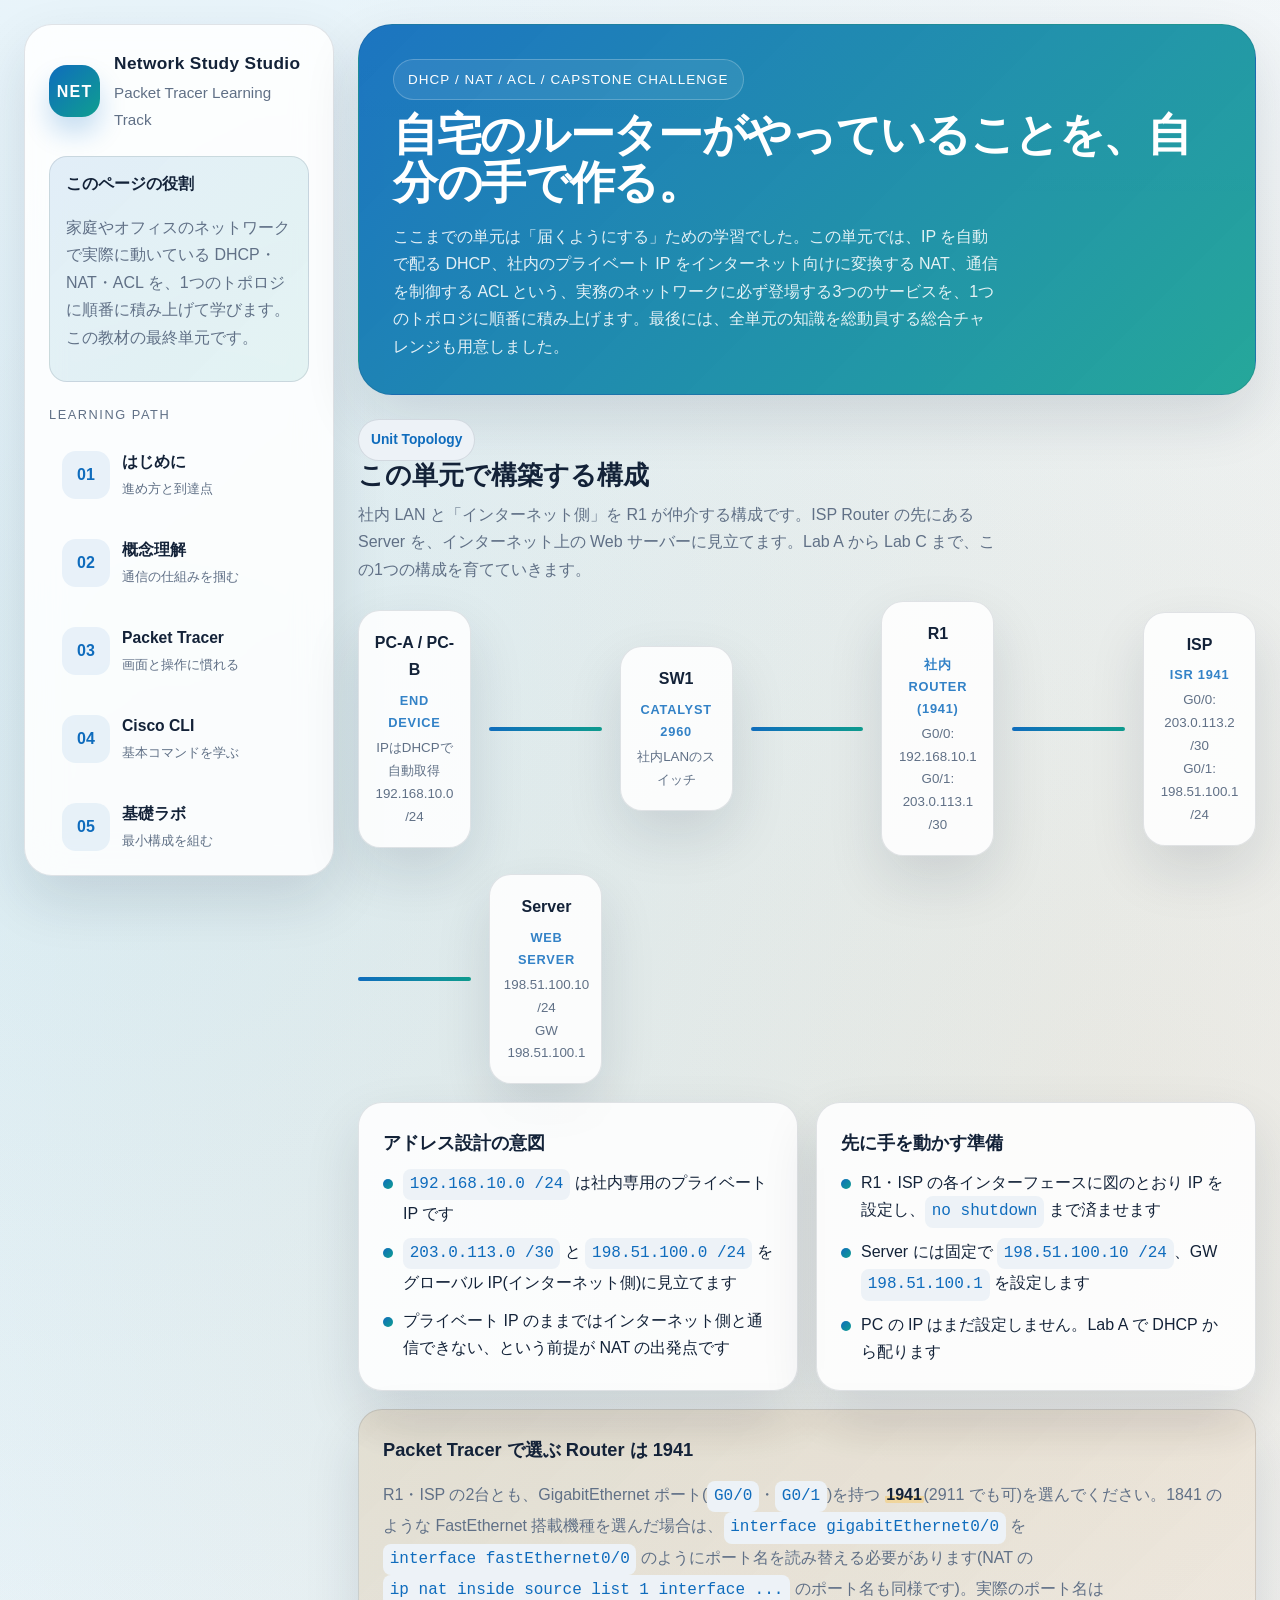
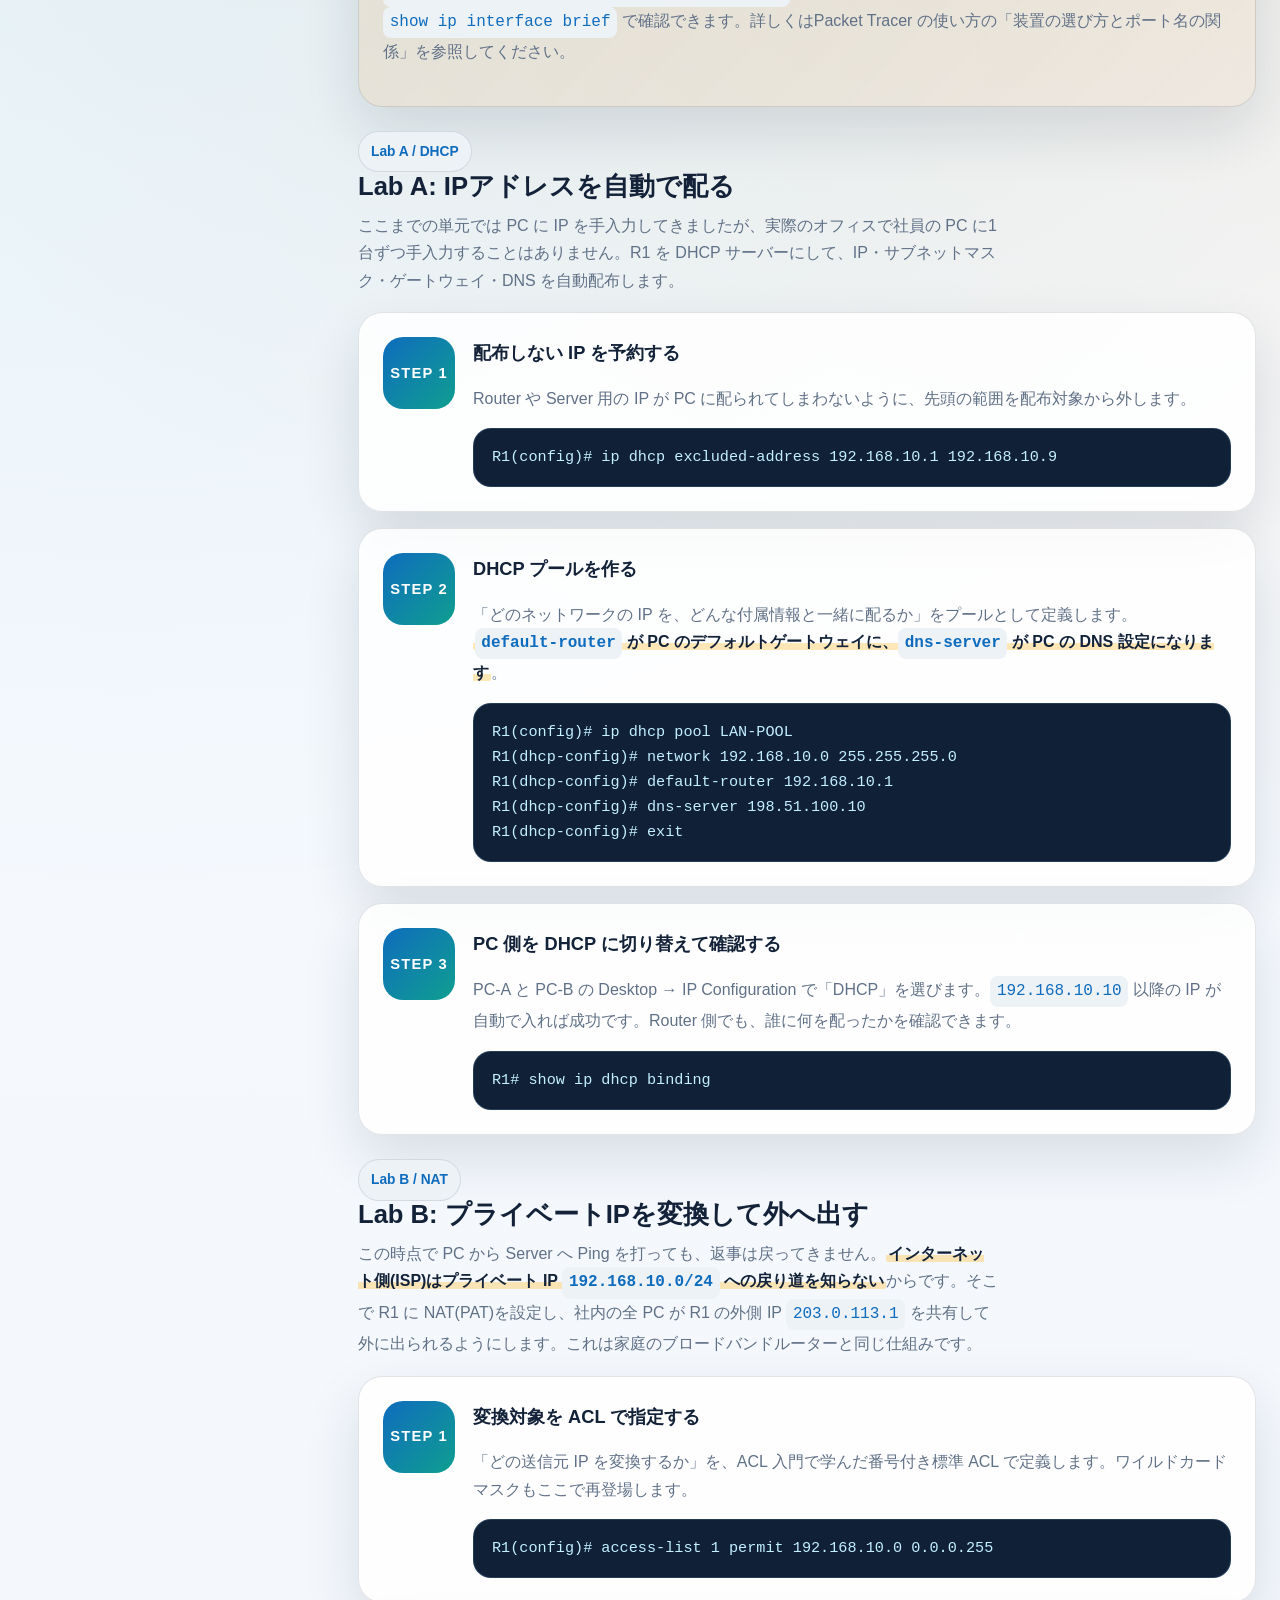
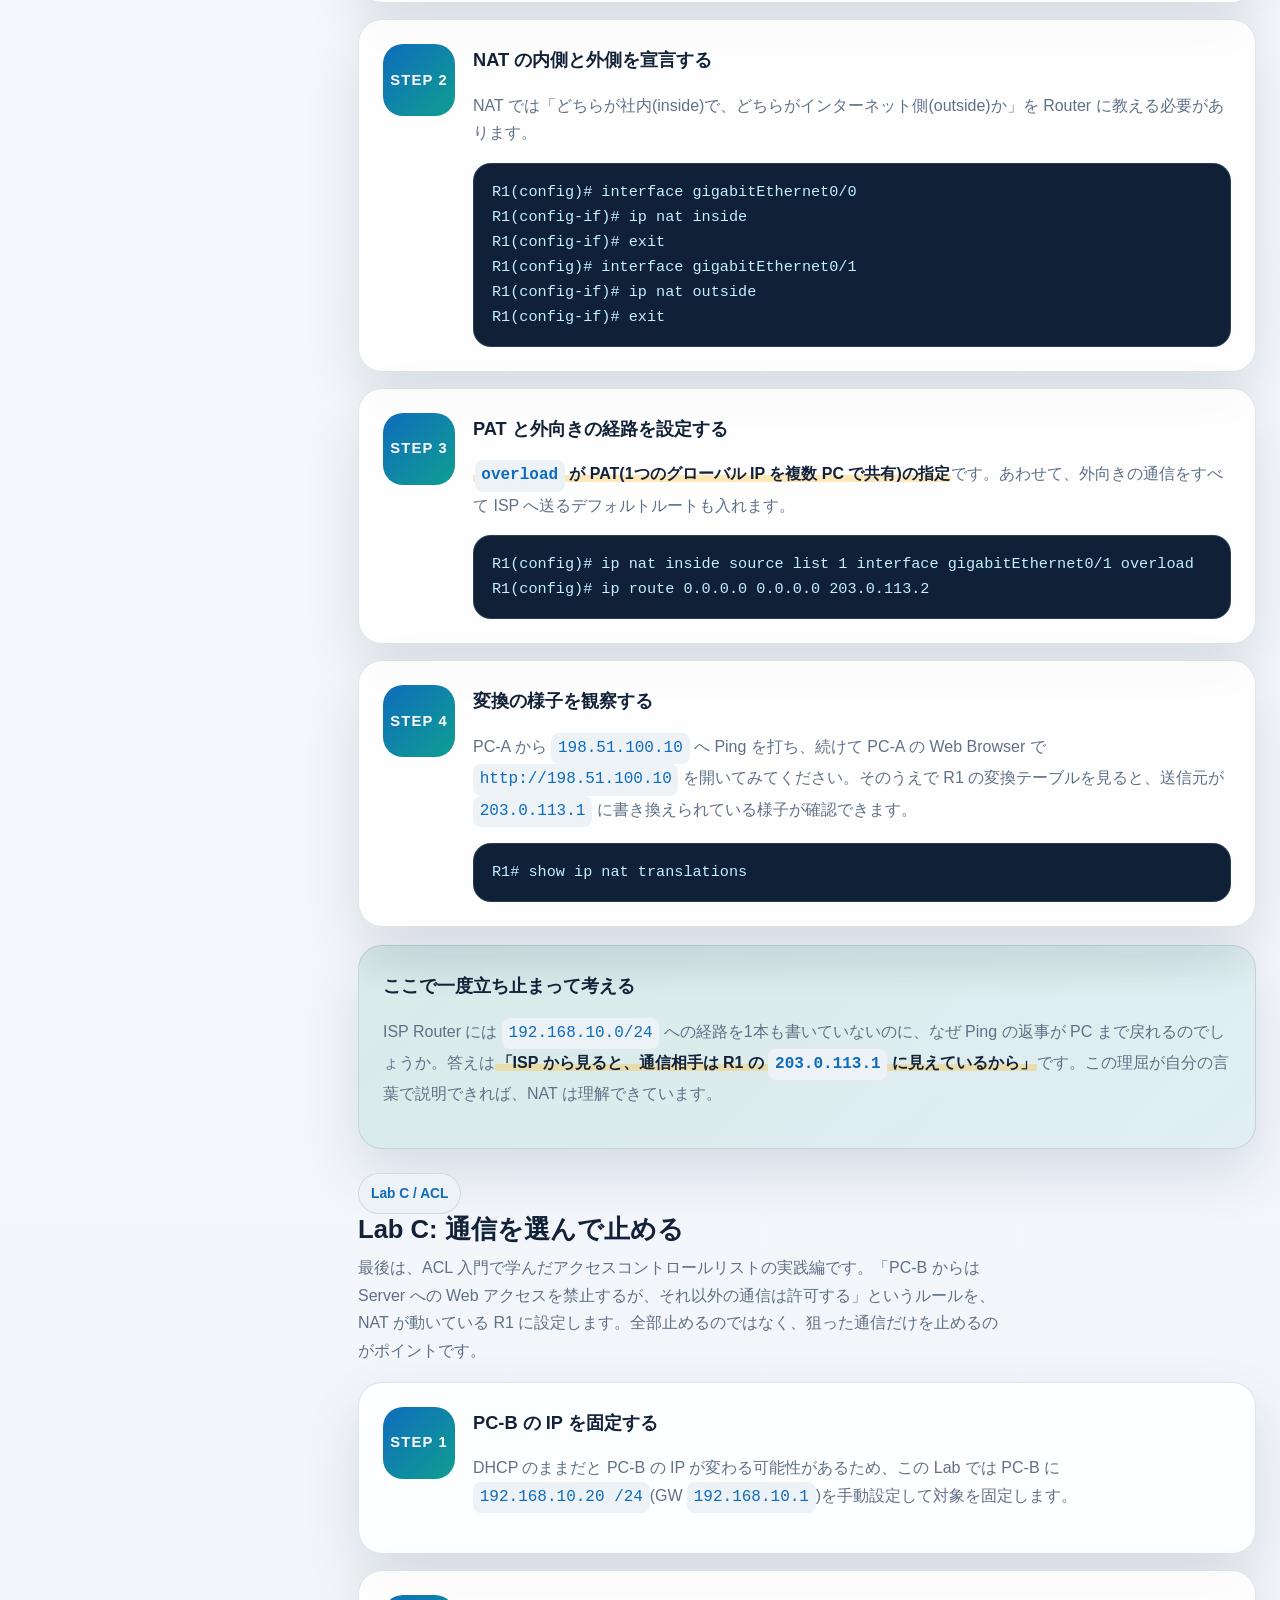
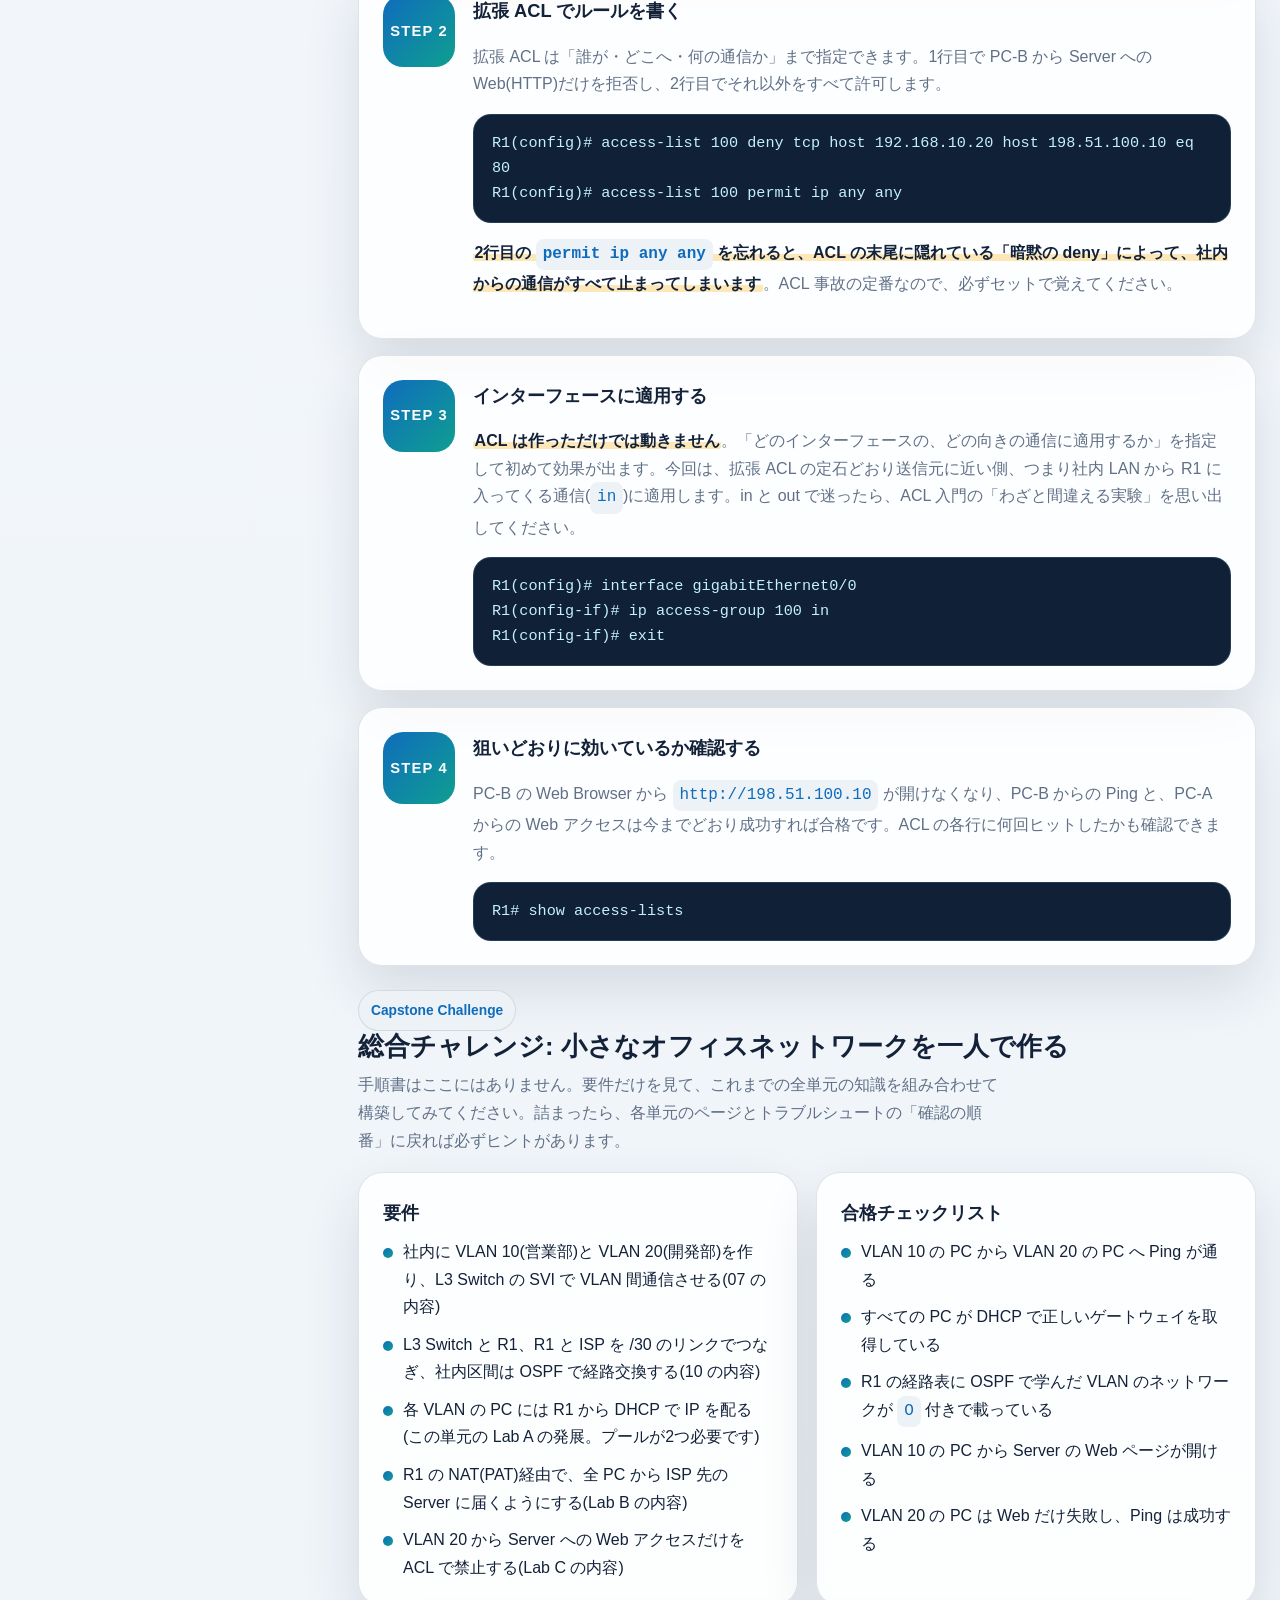
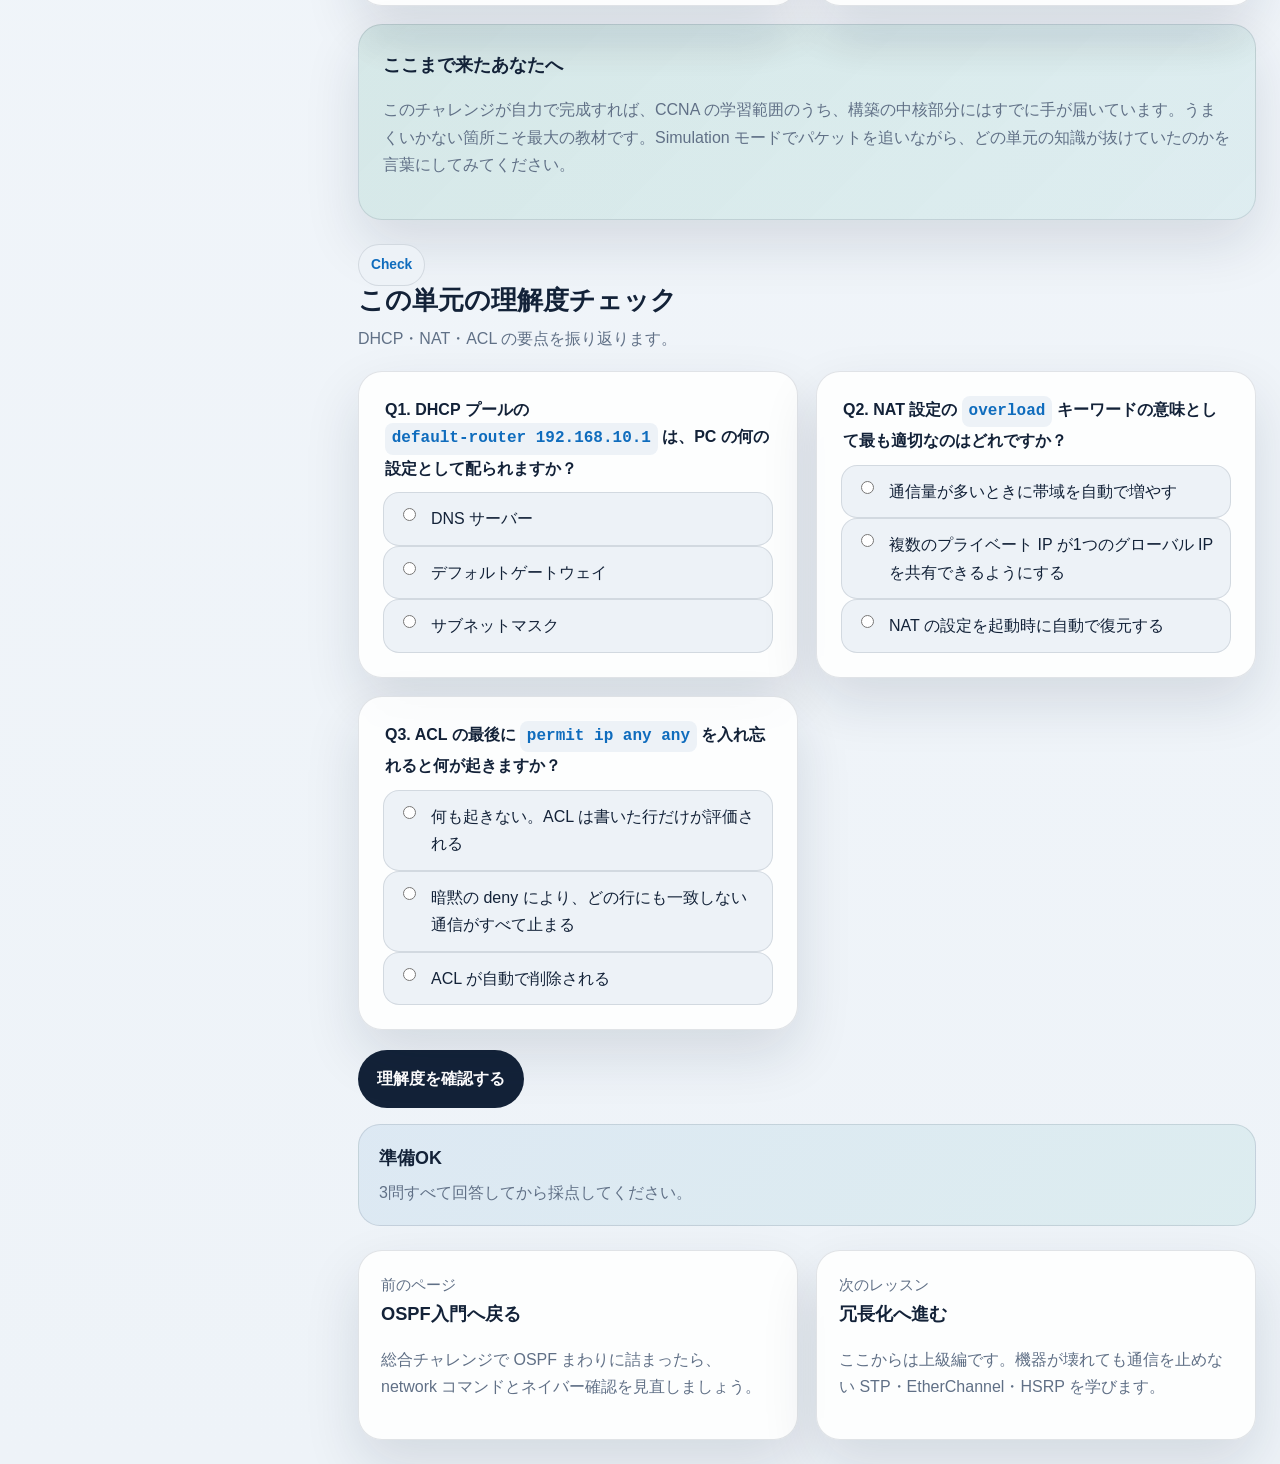
<file: advanced-labs.html>
<!DOCTYPE html>
<html lang="ja">
<head>
  <meta charset="UTF-8">
  <meta name="viewport" content="width=device-width, initial-scale=1.0">
  <title>応用ラボ | Packet Tracerで学ぶネットワーク入門</title>
  <link rel="stylesheet" href="styles.css">
  <script src="app.js" defer></script>
</head>
<body data-page="advanced-labs">
  <div class="site-shell">
    <aside class="sidebar fade-in">
      <a class="brand" href="index.html">
        <div class="brand-mark">NET</div>
        <div class="brand-copy">
          <strong>Network Study Studio</strong>
          <span>Packet Tracer Learning Track</span>
        </div>
      </a>
      <div class="sidebar-note">
        <strong>このページの役割</strong>
        <p>家庭やオフィスのネットワークで実際に動いている DHCP・NAT・ACL を、1つのトポロジに順番に積み上げて学びます。この教材の最終単元です。</p>
      </div>
      <div>
        <p class="sidebar-title">Learning Path</p>
        <nav class="sidebar-nav">
          <a href="index.html" data-page-link="index"><div class="nav-number">01</div><div class="nav-copy"><strong>はじめに</strong><small>進め方と到達点</small></div></a>
          <a href="concepts.html" data-page-link="concepts"><div class="nav-number">02</div><div class="nav-copy"><strong>概念理解</strong><small>通信の仕組みを掴む</small></div></a>
          <a href="packet-tracer.html" data-page-link="packet-tracer"><div class="nav-number">03</div><div class="nav-copy"><strong>Packet Tracer</strong><small>画面と操作に慣れる</small></div></a>
          <a href="cisco-cli.html" data-page-link="cisco-cli"><div class="nav-number">04</div><div class="nav-copy"><strong>Cisco CLI</strong><small>基本コマンドを学ぶ</small></div></a>
          <a href="lab.html" data-page-link="lab"><div class="nav-number">05</div><div class="nav-copy"><strong>基礎ラボ</strong><small>最小構成を組む</small></div></a>
          <a href="intermediate-labs.html" data-page-link="intermediate-labs"><div class="nav-number">06</div><div class="nav-copy"><strong>中級ラボ</strong><small>VLANと静的ルート</small></div></a>
          <a href="l3-switch-svi.html" data-page-link="l3-switch-svi"><div class="nav-number">07</div><div class="nav-copy"><strong>L3 Switch / SVI</strong><small>SVIでVLAN間通信</small></div></a>
          <a href="troubleshooting.html" data-page-link="troubleshooting"><div class="nav-number">08</div><div class="nav-copy"><strong>トラブルシュート</strong><small>切り分け力を伸ばす</small></div></a>
          <a href="acl.html" data-page-link="acl"><div class="nav-number">09</div><div class="nav-copy"><strong>ACL入門</strong><small>通す通信を選ぶ</small></div></a>
          <a href="ospf.html" data-page-link="ospf"><div class="nav-number">10</div><div class="nav-copy"><strong>OSPF入門</strong><small>経路を自動で学ぶ</small></div></a>
          <a href="advanced-labs.html" data-page-link="advanced-labs"><div class="nav-number">11</div><div class="nav-copy"><strong>応用ラボ</strong><small>DHCP・NAT・ACL</small></div></a>
          <a href="redundancy.html" data-page-link="redundancy"><div class="nav-number">12</div><div class="nav-copy"><strong>冗長化</strong><small>STP・EtherChannel・HSRP</small></div></a>
          <a href="ipv6.html" data-page-link="ipv6"><div class="nav-number">13</div><div class="nav-copy"><strong>IPv6入門</strong><small>次世代アドレスを学ぶ</small></div></a>
          <a href="security-ops.html" data-page-link="security-ops"><div class="nav-number">14</div><div class="nav-copy"><strong>セキュリティと運用</strong><small>守る設定と管理</small></div></a>
        </nav>
      </div>
      <div class="theme-toggle" aria-label="表示テーマ切替">
        <span class="theme-toggle-mode" data-theme-mode="dark">ダーク</span>
        <label class="theme-switch" for="themeToggle">
          <input id="themeToggle" class="theme-toggle-input" type="checkbox" role="switch" aria-label="ライトモードに切り替え">
          <span class="theme-toggle-track">
            <span class="theme-toggle-thumb"></span>
          </span>
        </label>
        <span class="theme-toggle-mode" data-theme-mode="light">ライト</span>
      </div>
      <p class="sidebar-help">Lab A → B → C は同じトポロジに設定を積み上げていく構成です。途中を飛ばさず、1つずつ動作確認しながら進めてください。</p>
    </aside>

    <main class="content">
      <header class="page-header fade-in delay-1">
        <div class="eyebrow">DHCP / NAT / ACL / Capstone Challenge</div>
        <h1>自宅のルーターがやっていることを、自分の手で作る。</h1>
        <p>ここまでの単元は「届くようにする」ための学習でした。この単元では、IP を自動で配る DHCP、社内のプライベート IP をインターネット向けに変換する NAT、通信を制御する ACL という、実務のネットワークに必ず登場する3つのサービスを、1つのトポロジに順番に積み上げます。最後には、全単元の知識を総動員する総合チャレンジも用意しました。</p>
      </header>

      <section class="section fade-in delay-2">
        <div class="section-head">
          <div class="small-pill">Unit Topology</div>
          <h2>この単元で構築する構成</h2>
          <p>社内 LAN と「インターネット側」を R1 が仲介する構成です。ISP Router の先にある Server を、インターネット上の Web サーバーに見立てます。Lab A から Lab C まで、この1つの構成を育てていきます。</p>
        </div>
        <div class="wide-diagram">
          <div class="diagram-node">PC-A / PC-B<small><span class="device-name">End Device</span>IPはDHCPで自動取得<br>192.168.10.0 /24</small></div>
          <div class="diagram-link"></div>
          <div class="diagram-node">SW1<small><span class="device-name">Catalyst 2960</span>社内LANのスイッチ</small></div>
          <div class="diagram-link"></div>
          <div class="diagram-node">R1<small><span class="device-name">社内Router (1941)</span>G0/0: 192.168.10.1<br>G0/1: 203.0.113.1 /30</small></div>
          <div class="diagram-link"></div>
          <div class="diagram-node">ISP<small><span class="device-name">ISR 1941</span>G0/0: 203.0.113.2 /30<br>G0/1: 198.51.100.1 /24</small></div>
          <div class="diagram-link"></div>
          <div class="diagram-node">Server<small><span class="device-name">Web Server</span>198.51.100.10 /24<br>GW 198.51.100.1</small></div>
        </div>
        <div class="grid-2">
          <article class="card">
            <h3>アドレス設計の意図</h3>
            <ul class="packet-list">
              <li><code>192.168.10.0 /24</code> は社内専用のプライベート IP です</li>
              <li><code>203.0.113.0 /30</code> と <code>198.51.100.0 /24</code> をグローバル IP(インターネット側)に見立てます</li>
              <li>プライベート IP のままではインターネット側と通信できない、という前提が NAT の出発点です</li>
            </ul>
          </article>
          <article class="card">
            <h3>先に手を動かす準備</h3>
            <ul class="check-list">
              <li>R1・ISP の各インターフェースに図のとおり IP を設定し、<code>no shutdown</code> まで済ませます</li>
              <li>Server には固定で <code>198.51.100.10 /24</code>、GW <code>198.51.100.1</code> を設定します</li>
              <li>PC の IP はまだ設定しません。Lab A で DHCP から配ります</li>
            </ul>
          </article>
        </div>

        <section class="callout warning">
          <h3>Packet Tracer で選ぶ Router は 1941</h3>
          <p>R1・ISP の2台とも、GigabitEthernet ポート(<code>G0/0</code>・<code>G0/1</code>)を持つ <strong>1941</strong>(2911 でも可)を選んでください。1841 のような FastEthernet 搭載機種を選んだ場合は、<code>interface gigabitEthernet0/0</code> を <code>interface fastEthernet0/0</code> のようにポート名を読み替える必要があります(NAT の <code>ip nat inside source list 1 interface ...</code> のポート名も同様です)。実際のポート名は <code>show ip interface brief</code> で確認できます。詳しくは<a href="packet-tracer.html">Packet Tracer の使い方</a>の「装置の選び方とポート名の関係」を参照してください。</p>
        </section>
      </section>

      <section class="section fade-in delay-2">
        <div class="section-head">
          <div class="small-pill">Lab A / DHCP</div>
          <h2>Lab A: IPアドレスを自動で配る</h2>
          <p>ここまでの単元では PC に IP を手入力してきましたが、実際のオフィスで社員の PC に1台ずつ手入力することはありません。R1 を DHCP サーバーにして、IP・サブネットマスク・ゲートウェイ・DNS を自動配布します。</p>
        </div>
        <div class="step-list">
          <article class="step-card">
            <div class="step-number">STEP 1</div>
            <div>
              <h3>配布しない IP を予約する</h3>
              <p>Router や Server 用の IP が PC に配られてしまわないように、先頭の範囲を配布対象から外します。</p>
              <div class="code-block">R1(config)# ip dhcp excluded-address 192.168.10.1 192.168.10.9</div>
            </div>
          </article>
          <article class="step-card">
            <div class="step-number">STEP 2</div>
            <div>
              <h3>DHCP プールを作る</h3>
              <p>「どのネットワークの IP を、どんな付属情報と一緒に配るか」をプールとして定義します。<strong><code>default-router</code> が PC のデフォルトゲートウェイに、<code>dns-server</code> が PC の DNS 設定になります</strong>。</p>
              <div class="code-block">R1(config)# ip dhcp pool LAN-POOL
R1(dhcp-config)# network 192.168.10.0 255.255.255.0
R1(dhcp-config)# default-router 192.168.10.1
R1(dhcp-config)# dns-server 198.51.100.10
R1(dhcp-config)# exit</div>
            </div>
          </article>
          <article class="step-card">
            <div class="step-number">STEP 3</div>
            <div>
              <h3>PC 側を DHCP に切り替えて確認する</h3>
              <p>PC-A と PC-B の Desktop → IP Configuration で「DHCP」を選びます。<code>192.168.10.10</code> 以降の IP が自動で入れば成功です。Router 側でも、誰に何を配ったかを確認できます。</p>
              <div class="code-block">R1# show ip dhcp binding</div>
            </div>
          </article>
        </div>
      </section>

      <section class="section fade-in delay-2">
        <div class="section-head">
          <div class="small-pill">Lab B / NAT</div>
          <h2>Lab B: プライベートIPを変換して外へ出す</h2>
          <p>この時点で PC から Server へ Ping を打っても、返事は戻ってきません。<strong>インターネット側(ISP)はプライベート IP <code>192.168.10.0/24</code> への戻り道を知らない</strong>からです。そこで R1 に NAT(PAT)を設定し、社内の全 PC が R1 の外側 IP <code>203.0.113.1</code> を共有して外に出られるようにします。これは家庭のブロードバンドルーターと同じ仕組みです。</p>
        </div>
        <div class="step-list">
          <article class="step-card">
            <div class="step-number">STEP 1</div>
            <div>
              <h3>変換対象を ACL で指定する</h3>
              <p>「どの送信元 IP を変換するか」を、ACL 入門で学んだ番号付き標準 ACL で定義します。ワイルドカードマスクもここで再登場します。</p>
              <div class="code-block">R1(config)# access-list 1 permit 192.168.10.0 0.0.0.255</div>
            </div>
          </article>
          <article class="step-card">
            <div class="step-number">STEP 2</div>
            <div>
              <h3>NAT の内側と外側を宣言する</h3>
              <p>NAT では「どちらが社内(inside)で、どちらがインターネット側(outside)か」を Router に教える必要があります。</p>
              <div class="code-block">R1(config)# interface gigabitEthernet0/0
R1(config-if)# ip nat inside
R1(config-if)# exit
R1(config)# interface gigabitEthernet0/1
R1(config-if)# ip nat outside
R1(config-if)# exit</div>
            </div>
          </article>
          <article class="step-card">
            <div class="step-number">STEP 3</div>
            <div>
              <h3>PAT と外向きの経路を設定する</h3>
              <p><strong><code>overload</code> が PAT(1つのグローバル IP を複数 PC で共有)の指定</strong>です。あわせて、外向きの通信をすべて ISP へ送るデフォルトルートも入れます。</p>
              <div class="code-block">R1(config)# ip nat inside source list 1 interface gigabitEthernet0/1 overload
R1(config)# ip route 0.0.0.0 0.0.0.0 203.0.113.2</div>
            </div>
          </article>
          <article class="step-card">
            <div class="step-number">STEP 4</div>
            <div>
              <h3>変換の様子を観察する</h3>
              <p>PC-A から <code>198.51.100.10</code> へ Ping を打ち、続けて PC-A の Web Browser で <code>http://198.51.100.10</code> を開いてみてください。そのうえで R1 の変換テーブルを見ると、送信元が <code>203.0.113.1</code> に書き換えられている様子が確認できます。</p>
              <div class="code-block">R1# show ip nat translations</div>
            </div>
          </article>
        </div>
        <section class="callout success">
          <h3>ここで一度立ち止まって考える</h3>
          <p>ISP Router には <code>192.168.10.0/24</code> への経路を1本も書いていないのに、なぜ Ping の返事が PC まで戻れるのでしょうか。答えは<strong>「ISP から見ると、通信相手は R1 の <code>203.0.113.1</code> に見えているから」</strong>です。この理屈が自分の言葉で説明できれば、NAT は理解できています。</p>
        </section>
      </section>

      <section class="section fade-in delay-3">
        <div class="section-head">
          <div class="small-pill">Lab C / ACL</div>
          <h2>Lab C: 通信を選んで止める</h2>
          <p>最後は、ACL 入門で学んだアクセスコントロールリストの実践編です。「PC-B からは Server への Web アクセスを禁止するが、それ以外の通信は許可する」というルールを、NAT が動いている R1 に設定します。全部止めるのではなく、狙った通信だけを止めるのがポイントです。</p>
        </div>
        <div class="step-list">
          <article class="step-card">
            <div class="step-number">STEP 1</div>
            <div>
              <h3>PC-B の IP を固定する</h3>
              <p>DHCP のままだと PC-B の IP が変わる可能性があるため、この Lab では PC-B に <code>192.168.10.20 /24</code>(GW <code>192.168.10.1</code>)を手動設定して対象を固定します。</p>
            </div>
          </article>
          <article class="step-card">
            <div class="step-number">STEP 2</div>
            <div>
              <h3>拡張 ACL でルールを書く</h3>
              <p>拡張 ACL は「誰が・どこへ・何の通信か」まで指定できます。1行目で PC-B から Server への Web(HTTP)だけを拒否し、2行目でそれ以外をすべて許可します。</p>
              <div class="code-block">R1(config)# access-list 100 deny tcp host 192.168.10.20 host 198.51.100.10 eq 80
R1(config)# access-list 100 permit ip any any</div>
              <p><strong>2行目の <code>permit ip any any</code> を忘れると、ACL の末尾に隠れている「暗黙の deny」によって、社内からの通信がすべて止まってしまいます</strong>。ACL 事故の定番なので、必ずセットで覚えてください。</p>
            </div>
          </article>
          <article class="step-card">
            <div class="step-number">STEP 3</div>
            <div>
              <h3>インターフェースに適用する</h3>
              <p><strong>ACL は作っただけでは動きません</strong>。「どのインターフェースの、どの向きの通信に適用するか」を指定して初めて効果が出ます。今回は、拡張 ACL の定石どおり送信元に近い側、つまり社内 LAN から R1 に入ってくる通信(<code>in</code>)に適用します。in と out で迷ったら、ACL 入門の「わざと間違える実験」を思い出してください。</p>
              <div class="code-block">R1(config)# interface gigabitEthernet0/0
R1(config-if)# ip access-group 100 in
R1(config-if)# exit</div>
            </div>
          </article>
          <article class="step-card">
            <div class="step-number">STEP 4</div>
            <div>
              <h3>狙いどおりに効いているか確認する</h3>
              <p>PC-B の Web Browser から <code>http://198.51.100.10</code> が開けなくなり、PC-B からの Ping と、PC-A からの Web アクセスは今までどおり成功すれば合格です。ACL の各行に何回ヒットしたかも確認できます。</p>
              <div class="code-block">R1# show access-lists</div>
            </div>
          </article>
        </div>
      </section>

      <section class="section fade-in delay-3">
        <div class="section-head">
          <div class="small-pill">Capstone Challenge</div>
          <h2>総合チャレンジ: 小さなオフィスネットワークを一人で作る</h2>
          <p>手順書はここにはありません。要件だけを見て、これまでの全単元の知識を組み合わせて構築してみてください。詰まったら、各単元のページとトラブルシュートの「確認の順番」に戻れば必ずヒントがあります。</p>
        </div>
        <div class="grid-2">
          <article class="card">
            <h3>要件</h3>
            <ul class="packet-list">
              <li>社内に VLAN 10(営業部)と VLAN 20(開発部)を作り、L3 Switch の SVI で VLAN 間通信させる(07 の内容)</li>
              <li>L3 Switch と R1、R1 と ISP を /30 のリンクでつなぎ、社内区間は OSPF で経路交換する(10 の内容)</li>
              <li>各 VLAN の PC には R1 から DHCP で IP を配る(この単元の Lab A の発展。プールが2つ必要です)</li>
              <li>R1 の NAT(PAT)経由で、全 PC から ISP 先の Server に届くようにする(Lab B の内容)</li>
              <li>VLAN 20 から Server への Web アクセスだけを ACL で禁止する(Lab C の内容)</li>
            </ul>
          </article>
          <article class="card">
            <h3>合格チェックリスト</h3>
            <ul class="check-list">
              <li>VLAN 10 の PC から VLAN 20 の PC へ Ping が通る</li>
              <li>すべての PC が DHCP で正しいゲートウェイを取得している</li>
              <li>R1 の経路表に OSPF で学んだ VLAN のネットワークが <code>O</code> 付きで載っている</li>
              <li>VLAN 10 の PC から Server の Web ページが開ける</li>
              <li>VLAN 20 の PC は Web だけ失敗し、Ping は成功する</li>
            </ul>
          </article>
        </div>
        <section class="callout success">
          <h3>ここまで来たあなたへ</h3>
          <p>このチャレンジが自力で完成すれば、CCNA の学習範囲のうち、構築の中核部分にはすでに手が届いています。うまくいかない箇所こそ最大の教材です。Simulation モードでパケットを追いながら、どの単元の知識が抜けていたのかを言葉にしてみてください。</p>
        </section>
      </section>

      <section class="section fade-in delay-3">
        <div class="section-head">
          <div class="small-pill">Check</div>
          <h2>この単元の理解度チェック</h2>
          <p class="quiz-help">DHCP・NAT・ACL の要点を振り返ります。</p>
        </div>

        <form data-quiz-form>
          <div class="quiz-grid">
            <article class="quiz-card quiz-question" data-question="q1" data-explanation="DHCP プールの default-router で配った IP が、PC のデフォルトゲートウェイとして設定されます。IP アドレスだけでなく、ゲートウェイや DNS もまとめて自動配布できるのが DHCP の役割です。">
              <fieldset>
                <legend>Q1. DHCP プールの <code>default-router 192.168.10.1</code> は、PC の何の設定として配られますか？</legend>
                <label class="option-label"><input type="radio" name="adv-q1"> DNS サーバー</label>
                <label class="option-label"><input type="radio" name="adv-q1" data-correct="true"> デフォルトゲートウェイ</label>
                <label class="option-label"><input type="radio" name="adv-q1"> サブネットマスク</label>
              </fieldset>
            </article>
            <article class="quiz-card quiz-question" data-question="q2" data-explanation="overload(PAT)は、複数のプライベート IP を1つのグローバル IP で共有する仕組みです。ポート番号で通信を区別することで、多数の PC が同時に外へ出られます。">
              <fieldset>
                <legend>Q2. NAT 設定の <code>overload</code> キーワードの意味として最も適切なのはどれですか？</legend>
                <label class="option-label"><input type="radio" name="adv-q2"> 通信量が多いときに帯域を自動で増やす</label>
                <label class="option-label"><input type="radio" name="adv-q2" data-correct="true"> 複数のプライベート IP が1つのグローバル IP を共有できるようにする</label>
                <label class="option-label"><input type="radio" name="adv-q2"> NAT の設定を起動時に自動で復元する</label>
              </fieldset>
            </article>
            <article class="quiz-card quiz-question" data-question="q3" data-explanation="ACL の末尾には目に見えない「暗黙の deny」があり、どの行にも一致しない通信はすべて破棄されます。そのため、許可したい通信が残る場合は permit ip any any などの許可行が必要です。">
              <fieldset>
                <legend>Q3. ACL の最後に <code>permit ip any any</code> を入れ忘れると何が起きますか？</legend>
                <label class="option-label"><input type="radio" name="adv-q3"> 何も起きない。ACL は書いた行だけが評価される</label>
                <label class="option-label"><input type="radio" name="adv-q3" data-correct="true"> 暗黙の deny により、どの行にも一致しない通信がすべて止まる</label>
                <label class="option-label"><input type="radio" name="adv-q3"> ACL が自動で削除される</label>
              </fieldset>
            </article>
          </div>
          <div class="button-row" style="margin-top: 20px;">
            <button class="quiz-submit" type="submit">理解度を確認する</button>
          </div>
          <div class="quiz-result" data-quiz-result style="margin-top: 16px;">
            <strong>準備OK</strong>
            <div class="muted">3問すべて回答してから採点してください。</div>
          </div>
        </form>
      </section>

      <section class="lesson-footer fade-in delay-3">
        <a class="lesson-link" href="ospf.html">
          <span>前のページ</span>
          <strong>OSPF入門へ戻る</strong>
          <p>総合チャレンジで OSPF まわりに詰まったら、network コマンドとネイバー確認を見直しましょう。</p>
        </a>
        <a class="lesson-link" href="redundancy.html">
          <span>次のレッスン</span>
          <strong>冗長化へ進む</strong>
          <p>ここからは上級編です。機器が壊れても通信を止めない STP・EtherChannel・HSRP を学びます。</p>
        </a>
      </section>
    </main>
  </div>
</body>
</html>
</file>
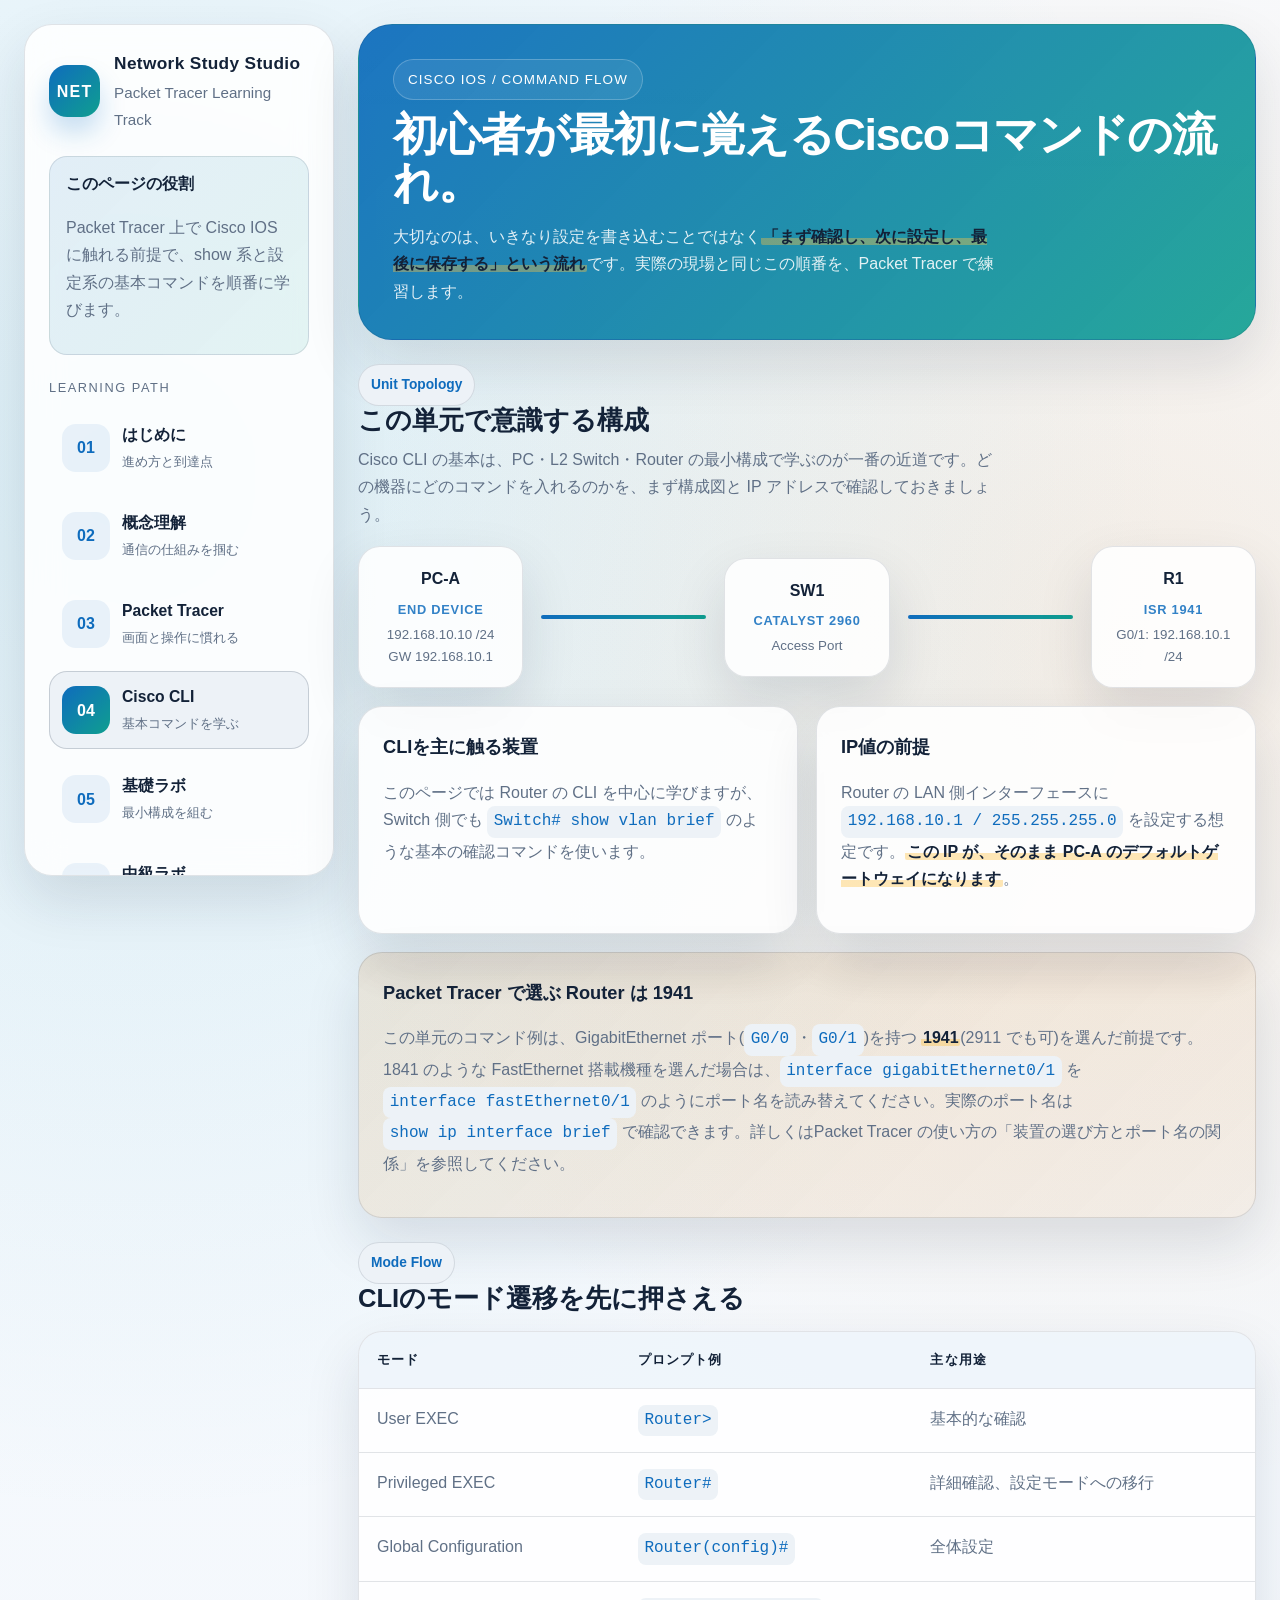
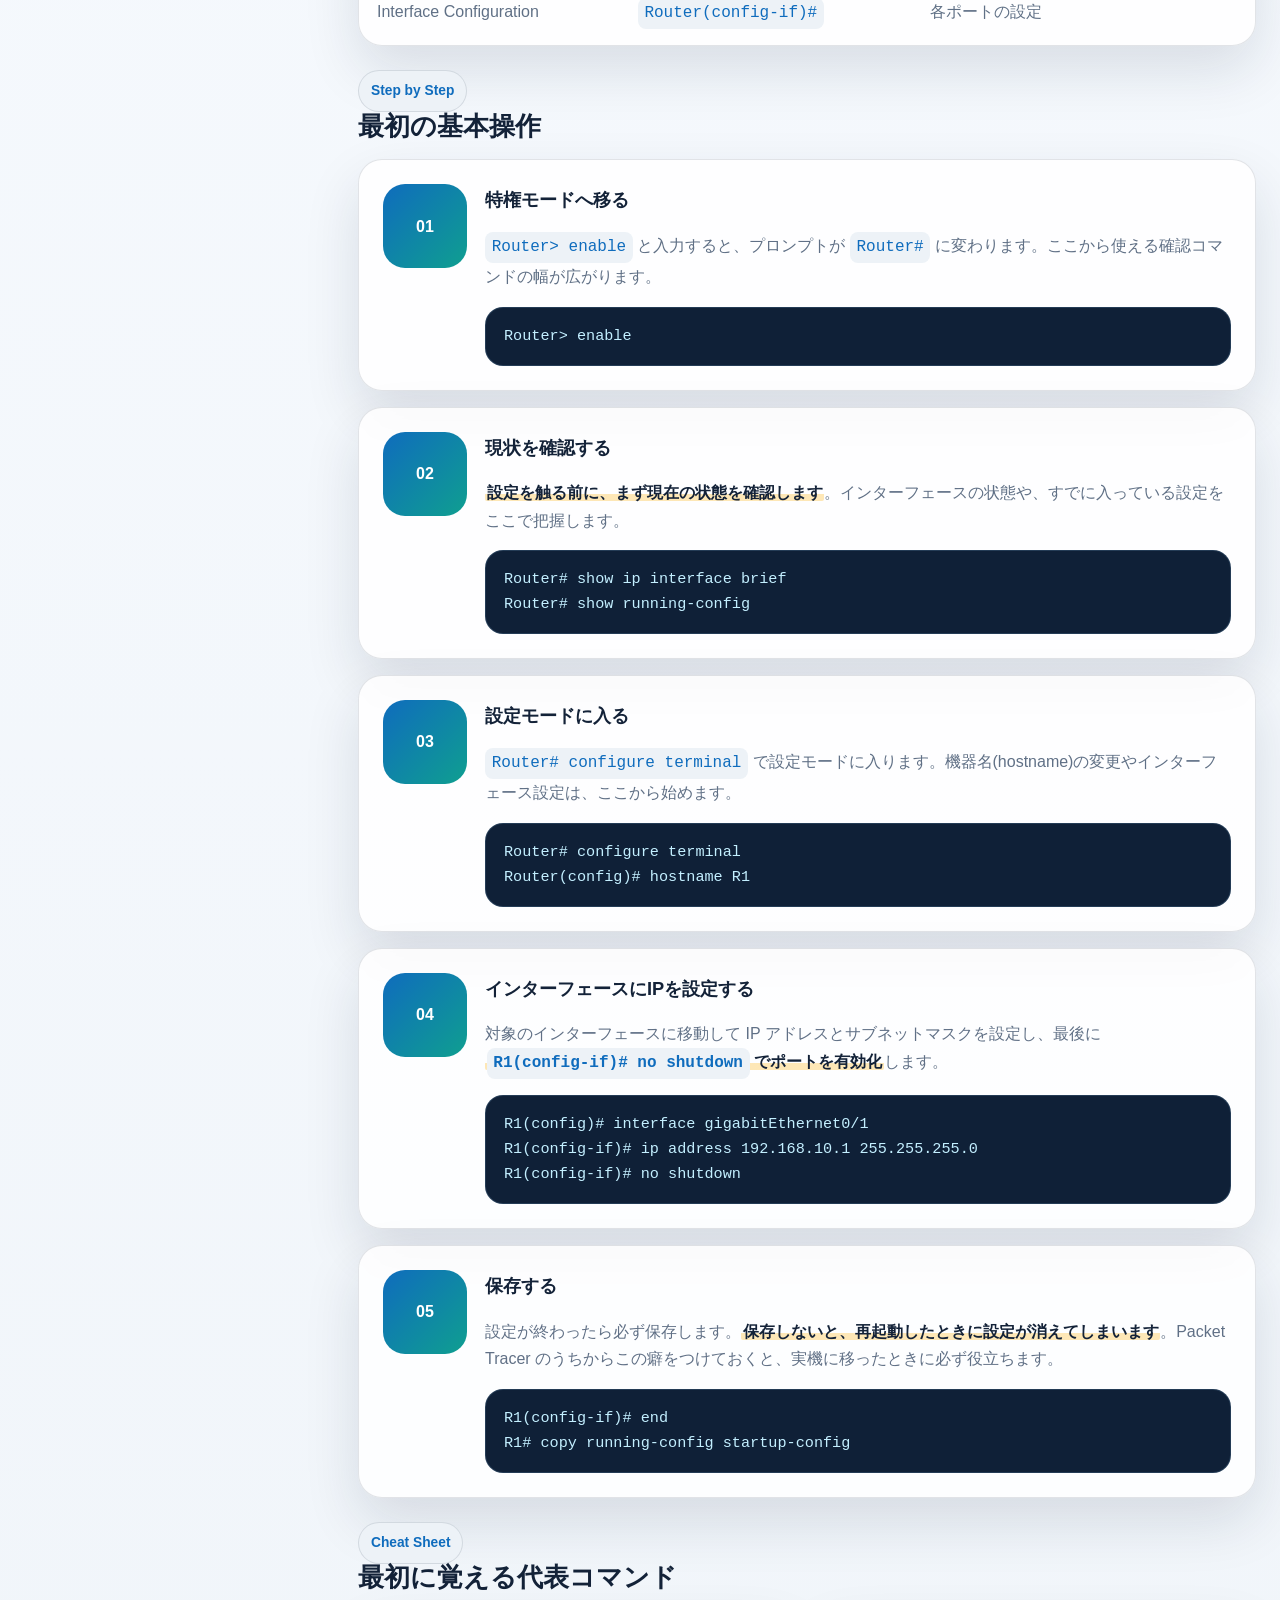
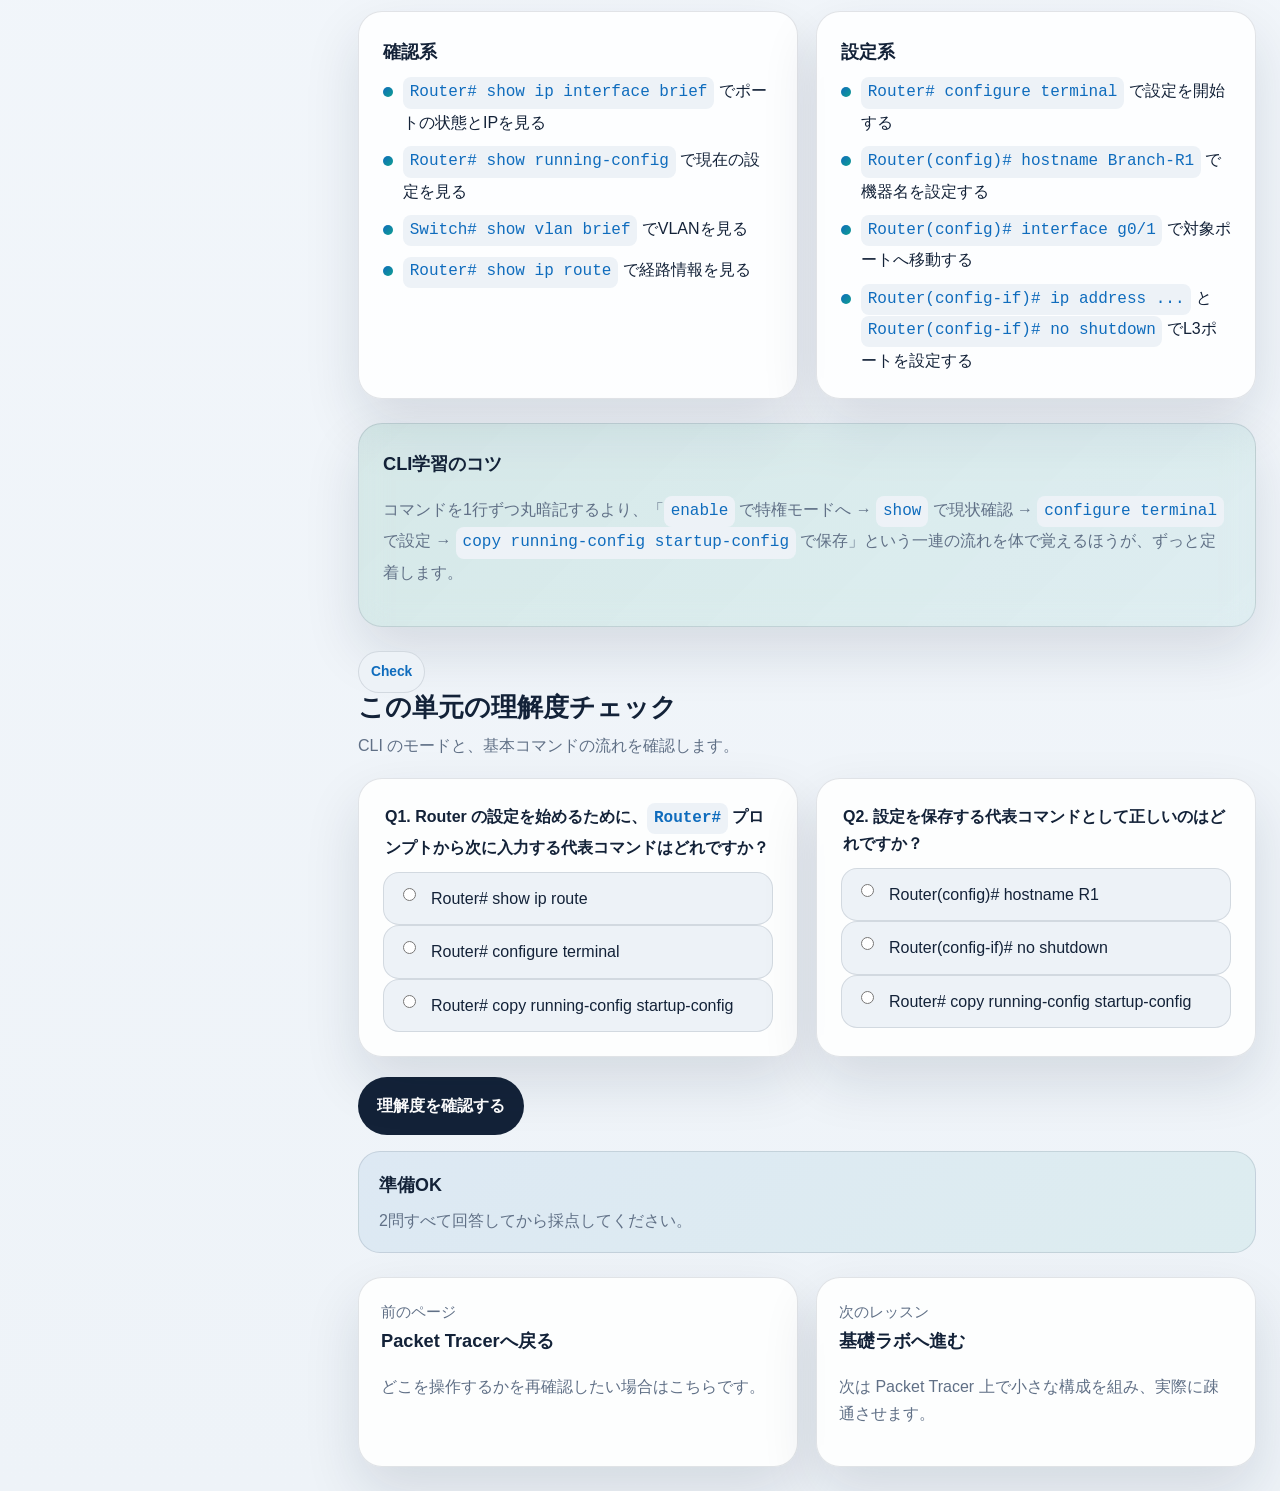
<file: cisco-cli.html>
<!DOCTYPE html>
<html lang="ja">
<head>
  <meta charset="UTF-8">
  <meta name="viewport" content="width=device-width, initial-scale=1.0">
  <title>Cisco CLI | Packet Tracerで学ぶネットワーク入門</title>
  <link rel="stylesheet" href="styles.css">
  <script src="app.js" defer></script>
</head>
<body data-page="cisco-cli">
  <div class="site-shell">
    <aside class="sidebar fade-in">
      <a class="brand" href="index.html">
        <div class="brand-mark">NET</div>
        <div class="brand-copy">
          <strong>Network Study Studio</strong>
          <span>Packet Tracer Learning Track</span>
        </div>
      </a>
      <div class="sidebar-note">
        <strong>このページの役割</strong>
        <p>Packet Tracer 上で Cisco IOS に触れる前提で、show 系と設定系の基本コマンドを順番に学びます。</p>
      </div>
      <div>
        <p class="sidebar-title">Learning Path</p>
        <nav class="sidebar-nav">
          <a href="index.html" data-page-link="index"><div class="nav-number">01</div><div class="nav-copy"><strong>はじめに</strong><small>進め方と到達点</small></div></a>
          <a href="concepts.html" data-page-link="concepts"><div class="nav-number">02</div><div class="nav-copy"><strong>概念理解</strong><small>通信の仕組みを掴む</small></div></a>
          <a href="packet-tracer.html" data-page-link="packet-tracer"><div class="nav-number">03</div><div class="nav-copy"><strong>Packet Tracer</strong><small>画面と操作に慣れる</small></div></a>
          <a href="cisco-cli.html" data-page-link="cisco-cli"><div class="nav-number">04</div><div class="nav-copy"><strong>Cisco CLI</strong><small>基本コマンドを学ぶ</small></div></a>
          <a href="lab.html" data-page-link="lab"><div class="nav-number">05</div><div class="nav-copy"><strong>基礎ラボ</strong><small>最小構成を組む</small></div></a>
          <a href="intermediate-labs.html" data-page-link="intermediate-labs"><div class="nav-number">06</div><div class="nav-copy"><strong>中級ラボ</strong><small>VLANと静的ルート</small></div></a>
          <a href="l3-switch-svi.html" data-page-link="l3-switch-svi"><div class="nav-number">07</div><div class="nav-copy"><strong>L3 Switch / SVI</strong><small>SVIでVLAN間通信</small></div></a>
          <a href="troubleshooting.html" data-page-link="troubleshooting"><div class="nav-number">08</div><div class="nav-copy"><strong>トラブルシュート</strong><small>切り分け力を伸ばす</small></div></a>
          <a href="acl.html" data-page-link="acl"><div class="nav-number">09</div><div class="nav-copy"><strong>ACL入門</strong><small>通す通信を選ぶ</small></div></a>
          <a href="ospf.html" data-page-link="ospf"><div class="nav-number">10</div><div class="nav-copy"><strong>OSPF入門</strong><small>経路を自動で学ぶ</small></div></a>
          <a href="advanced-labs.html" data-page-link="advanced-labs"><div class="nav-number">11</div><div class="nav-copy"><strong>応用ラボ</strong><small>DHCP・NAT・ACL</small></div></a>
          <a href="redundancy.html" data-page-link="redundancy"><div class="nav-number">12</div><div class="nav-copy"><strong>冗長化</strong><small>STP・EtherChannel・HSRP</small></div></a>
          <a href="ipv6.html" data-page-link="ipv6"><div class="nav-number">13</div><div class="nav-copy"><strong>IPv6入門</strong><small>次世代アドレスを学ぶ</small></div></a>
          <a href="security-ops.html" data-page-link="security-ops"><div class="nav-number">14</div><div class="nav-copy"><strong>セキュリティと運用</strong><small>守る設定と管理</small></div></a>
        </nav>
      </div>
      <div class="theme-toggle" aria-label="表示テーマ切替">
        <span class="theme-toggle-mode" data-theme-mode="dark">ダーク</span>
        <label class="theme-switch" for="themeToggle">
          <input id="themeToggle" class="theme-toggle-input" type="checkbox" role="switch" aria-label="ライトモードに切り替え">
          <span class="theme-toggle-track">
            <span class="theme-toggle-thumb"></span>
          </span>
        </label>
        <span class="theme-toggle-mode" data-theme-mode="light">ライト</span>
      </div>
      <p class="sidebar-help">CLI は丸暗記するものではありません。「いまどのモードで、何をしているのか」を意識すると理解が早く進みます。</p>
    </aside>

    <main class="content">
      <header class="page-header fade-in delay-1">
        <div class="eyebrow">Cisco IOS / Command Flow</div>
        <h1>初心者が最初に覚えるCiscoコマンドの流れ。</h1>
        <p>大切なのは、いきなり設定を書き込むことではなく<strong>「まず確認し、次に設定し、最後に保存する」という流れ</strong>です。実際の現場と同じこの順番を、Packet Tracer で練習します。</p>
      </header>

      <section class="section fade-in delay-2">
        <div class="section-head">
          <div class="small-pill">Unit Topology</div>
          <h2>この単元で意識する構成</h2>
          <p>Cisco CLI の基本は、PC・L2 Switch・Router の最小構成で学ぶのが一番の近道です。どの機器にどのコマンドを入れるのかを、まず構成図と IP アドレスで確認しておきましょう。</p>
        </div>

        <div class="topic-diagram">
          <div class="diagram-node">PC-A<small><span class="device-name">End Device</span>192.168.10.10 /24<br>GW 192.168.10.1</small></div>
          <div class="diagram-link"></div>
          <div class="diagram-node">SW1<small><span class="device-name">Catalyst 2960</span>Access Port</small></div>
          <div class="diagram-link"></div>
          <div class="diagram-node">R1<small><span class="device-name">ISR 1941</span>G0/1: 192.168.10.1 /24</small></div>
        </div>

        <div class="grid-2">
          <article class="card">
            <h3>CLIを主に触る装置</h3>
            <p>このページでは Router の CLI を中心に学びますが、Switch 側でも <code>Switch# show vlan brief</code> のような基本の確認コマンドを使います。</p>
          </article>
          <article class="card">
            <h3>IP値の前提</h3>
            <p>Router の LAN 側インターフェースに <code>192.168.10.1 / 255.255.255.0</code> を設定する想定です。<strong>この IP が、そのまま PC-A のデフォルトゲートウェイになります</strong>。</p>
          </article>
        </div>

        <section class="callout warning">
          <h3>Packet Tracer で選ぶ Router は 1941</h3>
          <p>この単元のコマンド例は、GigabitEthernet ポート(<code>G0/0</code>・<code>G0/1</code>)を持つ <strong>1941</strong>(2911 でも可)を選んだ前提です。1841 のような FastEthernet 搭載機種を選んだ場合は、<code>interface gigabitEthernet0/1</code> を <code>interface fastEthernet0/1</code> のようにポート名を読み替えてください。実際のポート名は <code>show ip interface brief</code> で確認できます。詳しくは<a href="packet-tracer.html">Packet Tracer の使い方</a>の「装置の選び方とポート名の関係」を参照してください。</p>
        </section>
      </section>

      <section class="section fade-in delay-2">
        <div class="section-head">
          <div class="small-pill">Mode Flow</div>
          <h2>CLIのモード遷移を先に押さえる</h2>
        </div>
        <div class="table-scroll">
          <table>
            <thead>
              <tr>
                <th>モード</th>
                <th>プロンプト例</th>
                <th>主な用途</th>
              </tr>
            </thead>
            <tbody>
              <tr>
                <td>User EXEC</td>
                <td><code>Router&gt;</code></td>
                <td>基本的な確認</td>
              </tr>
              <tr>
                <td>Privileged EXEC</td>
                <td><code>Router#</code></td>
                <td>詳細確認、設定モードへの移行</td>
              </tr>
              <tr>
                <td>Global Configuration</td>
                <td><code>Router(config)#</code></td>
                <td>全体設定</td>
              </tr>
              <tr>
                <td>Interface Configuration</td>
                <td><code>Router(config-if)#</code></td>
                <td>各ポートの設定</td>
              </tr>
            </tbody>
          </table>
        </div>
      </section>

      <section class="section fade-in delay-2">
        <div class="section-head">
          <div class="small-pill">Step by Step</div>
          <h2>最初の基本操作</h2>
        </div>
        <div class="timeline">
          <article class="timeline-item">
            <div class="timeline-mark">01</div>
            <div class="timeline-copy">
              <h3>特権モードへ移る</h3>
              <p><code>Router&gt; enable</code> と入力すると、プロンプトが <code>Router#</code> に変わります。ここから使える確認コマンドの幅が広がります。</p>
              <div class="code-block">Router> enable</div>
            </div>
          </article>
          <article class="timeline-item">
            <div class="timeline-mark">02</div>
            <div class="timeline-copy">
              <h3>現状を確認する</h3>
              <p><strong>設定を触る前に、まず現在の状態を確認します</strong>。インターフェースの状態や、すでに入っている設定をここで把握します。</p>
              <div class="code-block">Router# show ip interface brief
Router# show running-config</div>
            </div>
          </article>
          <article class="timeline-item">
            <div class="timeline-mark">03</div>
            <div class="timeline-copy">
              <h3>設定モードに入る</h3>
              <p><code>Router# configure terminal</code> で設定モードに入ります。機器名(hostname)の変更やインターフェース設定は、ここから始めます。</p>
              <div class="code-block">Router# configure terminal
Router(config)# hostname R1</div>
            </div>
          </article>
          <article class="timeline-item">
            <div class="timeline-mark">04</div>
            <div class="timeline-copy">
              <h3>インターフェースにIPを設定する</h3>
              <p>対象のインターフェースに移動して IP アドレスとサブネットマスクを設定し、最後に <strong><code>R1(config-if)# no shutdown</code> でポートを有効化</strong>します。</p>
              <div class="code-block">R1(config)# interface gigabitEthernet0/1
R1(config-if)# ip address 192.168.10.1 255.255.255.0
R1(config-if)# no shutdown</div>
            </div>
          </article>
          <article class="timeline-item">
            <div class="timeline-mark">05</div>
            <div class="timeline-copy">
              <h3>保存する</h3>
              <p>設定が終わったら必ず保存します。<strong>保存しないと、再起動したときに設定が消えてしまいます</strong>。Packet Tracer のうちからこの癖をつけておくと、実機に移ったときに必ず役立ちます。</p>
              <div class="code-block">R1(config-if)# end
R1# copy running-config startup-config</div>
            </div>
          </article>
        </div>
      </section>

      <section class="section fade-in delay-3">
        <div class="section-head">
          <div class="small-pill">Cheat Sheet</div>
          <h2>最初に覚える代表コマンド</h2>
        </div>

        <div class="grid-2">
          <article class="card">
            <h3>確認系</h3>
            <ul class="packet-list">
              <li><code>Router# show ip interface brief</code> でポートの状態とIPを見る</li>
              <li><code>Router# show running-config</code> で現在の設定を見る</li>
              <li><code>Switch# show vlan brief</code> でVLANを見る</li>
              <li><code>Router# show ip route</code> で経路情報を見る</li>
            </ul>
          </article>
          <article class="card">
            <h3>設定系</h3>
            <ul class="packet-list">
              <li><code>Router# configure terminal</code> で設定を開始する</li>
              <li><code>Router(config)# hostname Branch-R1</code> で機器名を設定する</li>
              <li><code>Router(config)# interface g0/1</code> で対象ポートへ移動する</li>
              <li><code>Router(config-if)# ip address ...</code> と <code>Router(config-if)# no shutdown</code> でL3ポートを設定する</li>
            </ul>
          </article>
        </div>
      </section>

      <section class="callout success fade-in delay-3">
        <h3>CLI学習のコツ</h3>
        <p>コマンドを1行ずつ丸暗記するより、「<code>enable</code> で特権モードへ → <code>show</code> で現状確認 → <code>configure terminal</code> で設定 → <code>copy running-config startup-config</code> で保存」という一連の流れを体で覚えるほうが、ずっと定着します。</p>
      </section>

      <section class="section fade-in delay-3">
        <div class="section-head">
          <div class="small-pill">Check</div>
          <h2>この単元の理解度チェック</h2>
          <p class="quiz-help">CLI のモードと、基本コマンドの流れを確認します。</p>
        </div>

        <form data-quiz-form>
          <div class="quiz-grid">
            <article class="quiz-card quiz-question" data-question="q1" data-explanation="Router# configure terminal で Global Configuration モードに入り、そこからホスト名やインターフェースの設定を始めます。">
              <fieldset>
                <legend>Q1. Router の設定を始めるために、<code>Router#</code> プロンプトから次に入力する代表コマンドはどれですか？</legend>
                <label class="option-label"><input type="radio" name="cli-q1"> Router# show ip route</label>
                <label class="option-label"><input type="radio" name="cli-q1" data-correct="true"> Router# configure terminal</label>
                <label class="option-label"><input type="radio" name="cli-q1"> Router# copy running-config startup-config</label>
              </fieldset>
            </article>
            <article class="quiz-card quiz-question" data-question="q2" data-explanation="設定を再起動後も残すには、特権モード(Privileged EXEC)で copy running-config startup-config を実行します。">
              <fieldset>
                <legend>Q2. 設定を保存する代表コマンドとして正しいのはどれですか？</legend>
                <label class="option-label"><input type="radio" name="cli-q2"> Router(config)# hostname R1</label>
                <label class="option-label"><input type="radio" name="cli-q2"> Router(config-if)# no shutdown</label>
                <label class="option-label"><input type="radio" name="cli-q2" data-correct="true"> Router# copy running-config startup-config</label>
              </fieldset>
            </article>
          </div>
          <div class="button-row" style="margin-top: 20px;">
            <button class="quiz-submit" type="submit">理解度を確認する</button>
          </div>
          <div class="quiz-result" data-quiz-result style="margin-top: 16px;">
            <strong>準備OK</strong>
            <div class="muted">2問すべて回答してから採点してください。</div>
          </div>
        </form>
      </section>

      <section class="lesson-footer fade-in delay-3">
        <a class="lesson-link" href="packet-tracer.html">
          <span>前のページ</span>
          <strong>Packet Tracerへ戻る</strong>
          <p>どこを操作するかを再確認したい場合はこちらです。</p>
        </a>
        <a class="lesson-link" href="lab.html">
          <span>次のレッスン</span>
          <strong>基礎ラボへ進む</strong>
          <p>次は Packet Tracer 上で小さな構成を組み、実際に疎通させます。</p>
        </a>
      </section>
    </main>
  </div>
</body>
</html>
</file>
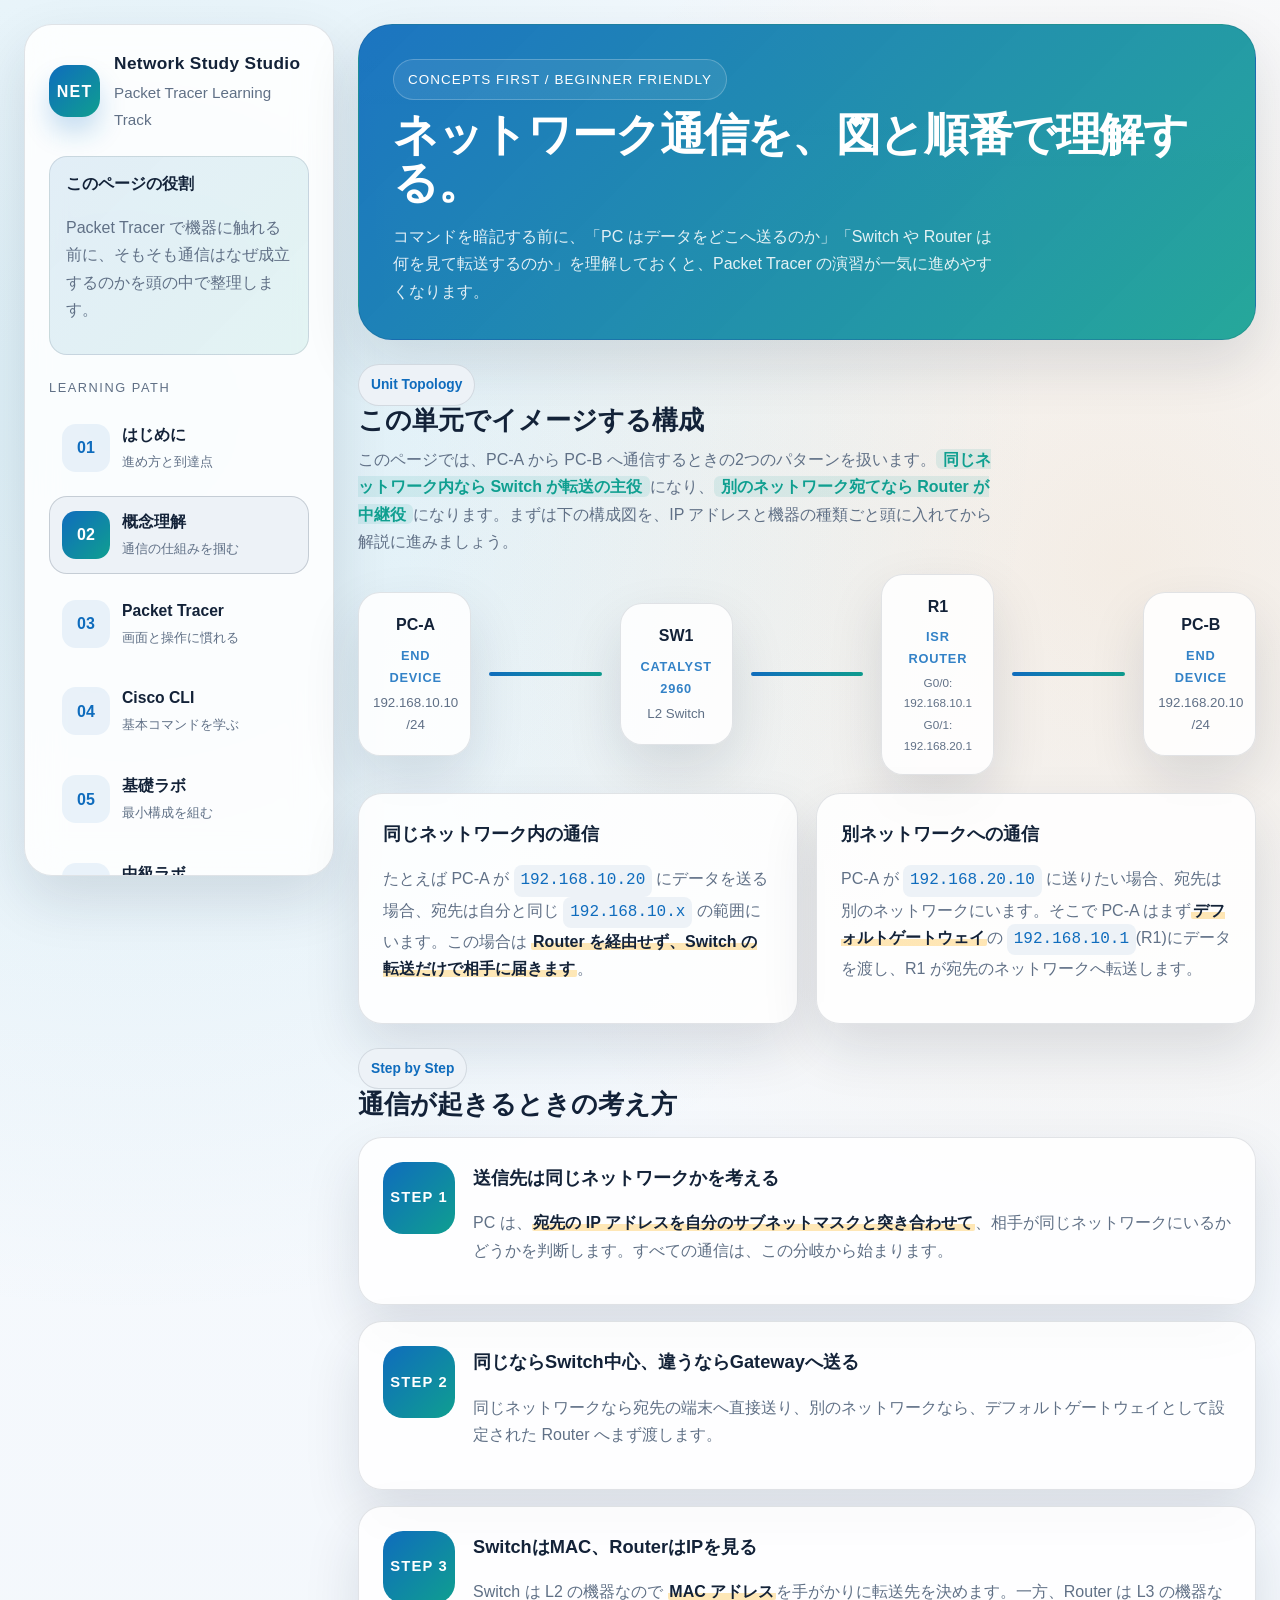
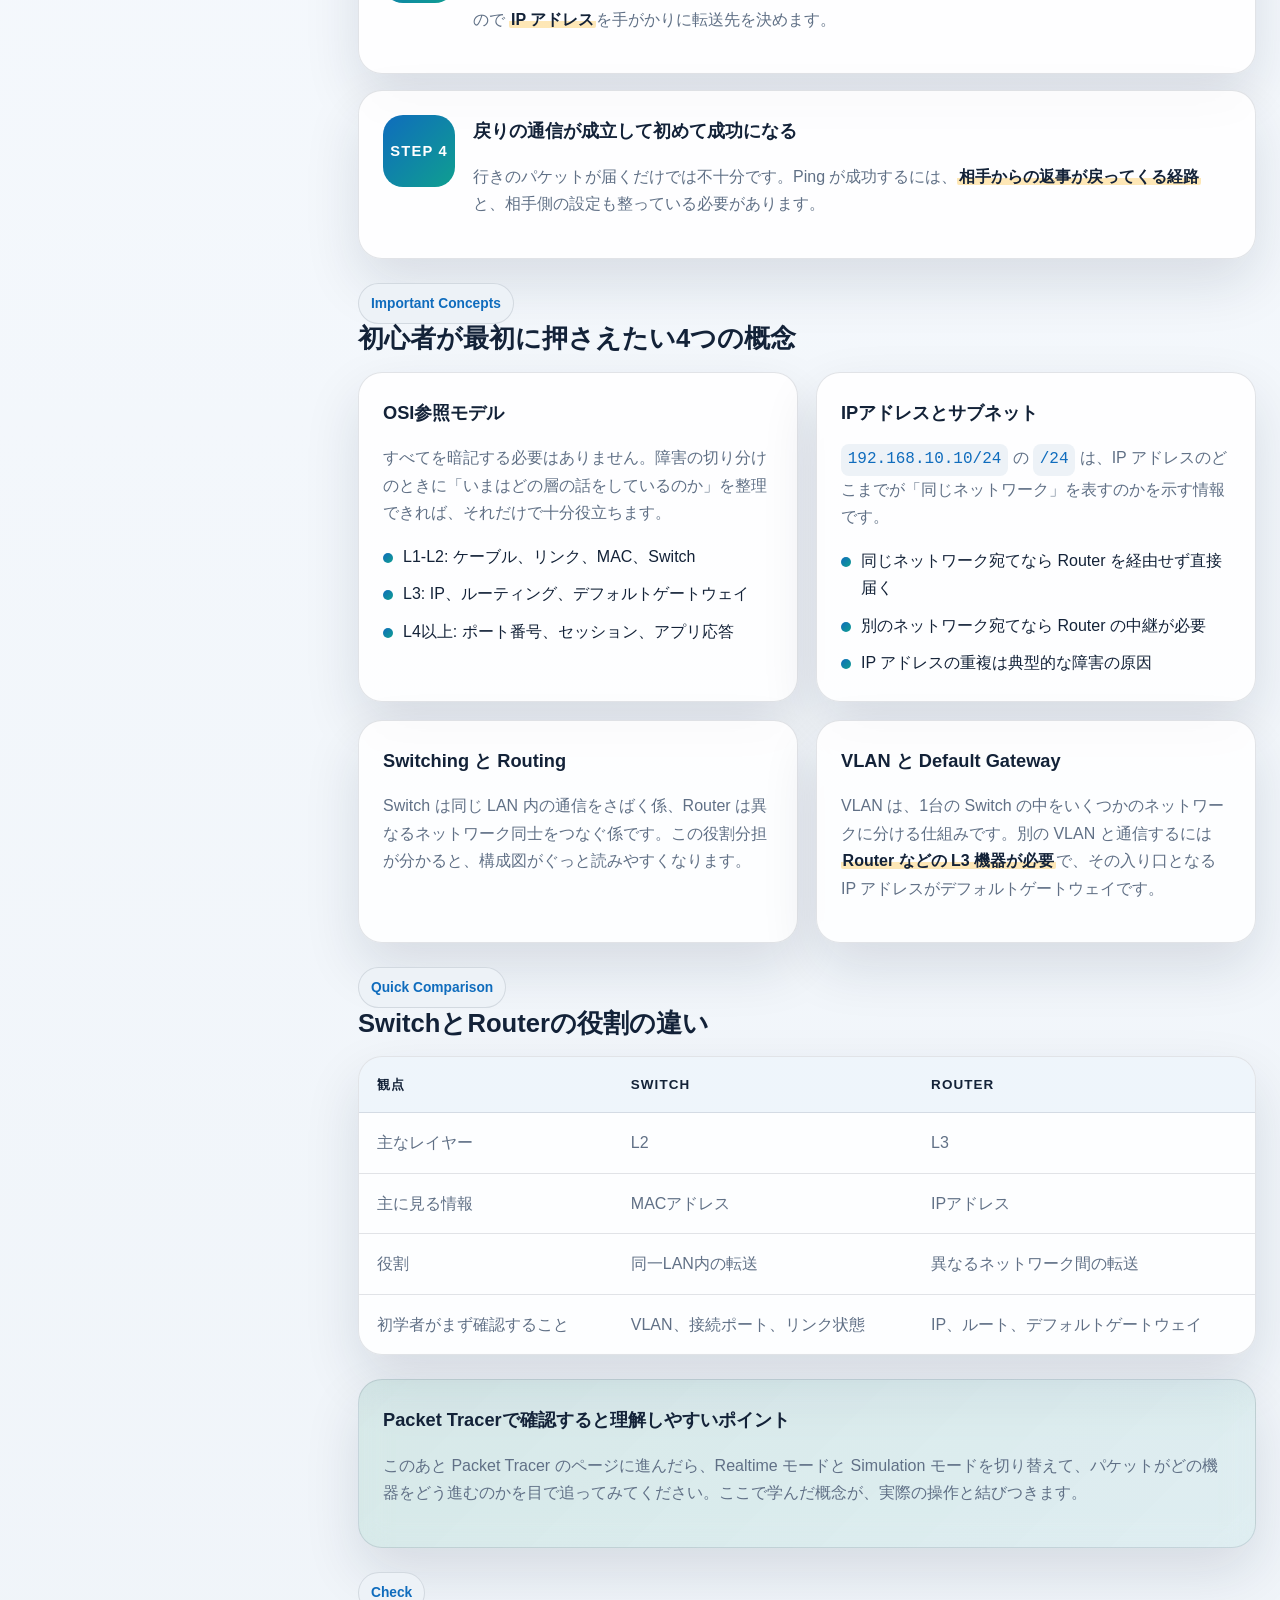
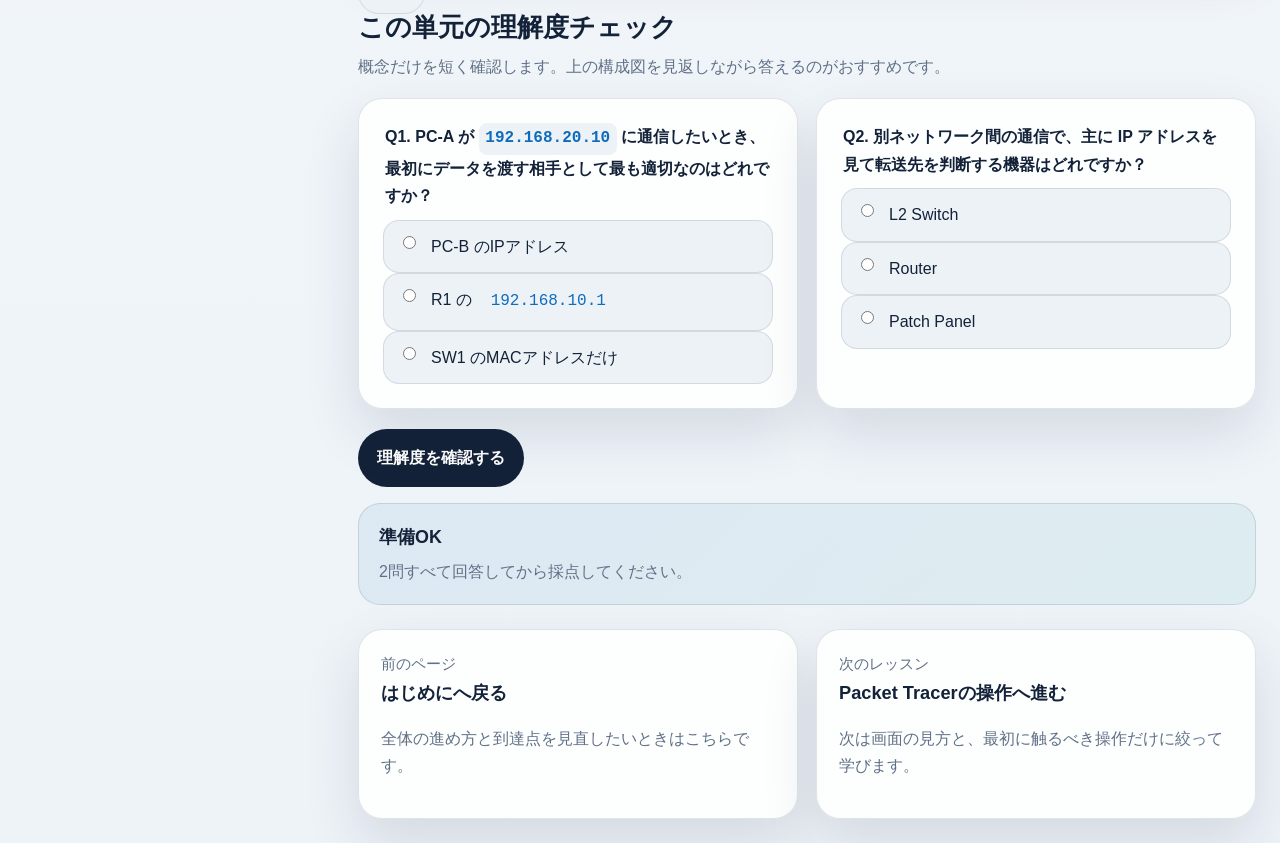
<file: concepts.html>
<!DOCTYPE html>
<html lang="ja">

  <head>
    <meta charset="UTF-8">
    <meta name="viewport" content="width=device-width, initial-scale=1.0">
    <title>概念理解 | Packet Tracerで学ぶネットワーク入門</title>
    <link rel="stylesheet" href="styles.css">
    <script src="app.js" defer></script>
  </head>

  <body data-page="concepts">
    <div class="site-shell">
      <aside class="sidebar fade-in">
        <a class="brand" href="index.html">
          <div class="brand-mark">NET</div>
          <div class="brand-copy">
            <strong>Network Study Studio</strong>
            <span>Packet Tracer Learning Track</span>
          </div>
        </a>
        <div class="sidebar-note">
          <strong>このページの役割</strong>
          <p>Packet Tracer で機器に触れる前に、そもそも通信はなぜ成立するのかを頭の中で整理します。</p>
        </div>
        <div>
          <p class="sidebar-title">Learning Path</p>
          <nav class="sidebar-nav">
            <a href="index.html" data-page-link="index">
              <div class="nav-number">01</div>
              <div class="nav-copy"><strong>はじめに</strong><small>進め方と到達点</small></div>
            </a>
            <a href="concepts.html" data-page-link="concepts">
              <div class="nav-number">02</div>
              <div class="nav-copy"><strong>概念理解</strong><small>通信の仕組みを掴む</small></div>
            </a>
            <a href="packet-tracer.html" data-page-link="packet-tracer">
              <div class="nav-number">03</div>
              <div class="nav-copy"><strong>Packet Tracer</strong><small>画面と操作に慣れる</small></div>
            </a>
            <a href="cisco-cli.html" data-page-link="cisco-cli">
              <div class="nav-number">04</div>
              <div class="nav-copy"><strong>Cisco CLI</strong><small>基本コマンドを学ぶ</small></div>
            </a>
            <a href="lab.html" data-page-link="lab">
              <div class="nav-number">05</div>
              <div class="nav-copy"><strong>基礎ラボ</strong><small>最小構成を組む</small></div>
            </a>
            <a href="intermediate-labs.html" data-page-link="intermediate-labs">
              <div class="nav-number">06</div>
              <div class="nav-copy"><strong>中級ラボ</strong><small>VLANと静的ルート</small></div>
            </a>
            <a href="l3-switch-svi.html" data-page-link="l3-switch-svi">
              <div class="nav-number">07</div>
              <div class="nav-copy"><strong>L3 Switch / SVI</strong><small>SVIでVLAN間通信</small></div>
            </a>
            <a href="troubleshooting.html" data-page-link="troubleshooting">
              <div class="nav-number">08</div>
              <div class="nav-copy"><strong>トラブルシュート</strong><small>切り分け力を伸ばす</small></div>
            </a>
            <a href="acl.html" data-page-link="acl">
              <div class="nav-number">09</div>
              <div class="nav-copy"><strong>ACL入門</strong><small>通す通信を選ぶ</small></div>
            </a>
            <a href="ospf.html" data-page-link="ospf">
              <div class="nav-number">10</div>
              <div class="nav-copy"><strong>OSPF入門</strong><small>経路を自動で学ぶ</small></div>
            </a>
            <a href="advanced-labs.html" data-page-link="advanced-labs">
              <div class="nav-number">11</div>
              <div class="nav-copy"><strong>応用ラボ</strong><small>DHCP・NAT・ACL</small></div>
            </a>
            <a href="redundancy.html" data-page-link="redundancy">
              <div class="nav-number">12</div>
              <div class="nav-copy">
                <strong>冗長化</strong>
                <small>STP・EtherChannel・HSRP</small>
              </div>
            </a>
            <a href="ipv6.html" data-page-link="ipv6">
              <div class="nav-number">13</div>
              <div class="nav-copy">
                <strong>IPv6入門</strong>
                <small>次世代アドレスを学ぶ</small>
              </div>
            </a>
            <a href="security-ops.html" data-page-link="security-ops">
              <div class="nav-number">14</div>
              <div class="nav-copy">
                <strong>セキュリティと運用</strong>
                <small>守る設定と管理</small>
              </div>
            </a>
          </nav>
        </div>
        <div class="theme-toggle" aria-label="表示テーマ切替">
          <span class="theme-toggle-mode" data-theme-mode="dark">ダーク</span>
          <label class="theme-switch" for="themeToggle">
            <input id="themeToggle" class="theme-toggle-input" type="checkbox" role="switch" aria-label="ライトモードに切り替え">
            <span class="theme-toggle-track">
              <span class="theme-toggle-thumb"></span>
            </span>
          </label>
          <span class="theme-toggle-mode" data-theme-mode="light">ライト</span>
        </div>
        <p class="sidebar-help">難しく感じたらこのページに戻り、「相手は同じネットワークにいるのか、別のネットワークにいるのか」から考え直すのがコツです。</p>
      </aside>

      <main class="content">
        <header class="page-header fade-in delay-1">
          <div class="eyebrow">Concepts First / Beginner Friendly</div>
          <h1>ネットワーク通信を、図と順番で理解する。</h1>
          <p>コマンドを暗記する前に、「PC はデータをどこへ送るのか」「Switch や Router は何を見て転送するのか」を理解しておくと、Packet Tracer の演習が一気に進めやすくなります。</p>
        </header>

        <section class="section fade-in delay-2">
          <div class="section-head">
            <div class="small-pill">Unit Topology</div>
            <h2>この単元でイメージする構成</h2>
            <p>このページでは、PC-A から PC-B へ通信するときの2つのパターンを扱います。<span class="highlight-concept">同じネットワーク内なら Switch が転送の主役</span>になり、<span class="highlight-concept">別のネットワーク宛てなら Router が中継役</span>になります。まずは下の構成図を、IP アドレスと機器の種類ごと頭に入れてから解説に進みましょう。</p>
          </div>

          <div class="wide-diagram">
            <div class="diagram-node">PC-A<small><span class="device-name">End Device</span>192.168.10.10 /24</small></div>
            <div class="diagram-link"></div>
            <div class="diagram-node">SW1<small><span class="device-name">Catalyst 2960</span>L2 Switch</small></div>
            <div class="diagram-link"></div>
            <div class="diagram-node">R1<small><span class="device-name">ISR Router</span>
                <div class="router-interfaces"><span>G0/0: 192.168.10.1</span><span>G0/1: 192.168.20.1</span></div>
              </small></div>
            <div class="diagram-link"></div>
            <div class="diagram-node">PC-B<small><span class="device-name">End Device</span>192.168.20.10 /24</small></div>
          </div>

          <div class="grid-2">
            <article class="card">
              <h3>同じネットワーク内の通信</h3>
              <p>たとえば PC-A が <code>192.168.10.20</code> にデータを送る場合、宛先は自分と同じ <code>192.168.10.x</code> の範囲にいます。この場合は <strong>Router を経由せず、Switch の転送だけで相手に届きます</strong>。</p>
            </article>
            <article class="card">
              <h3>別ネットワークへの通信</h3>
              <p>PC-A が <code>192.168.20.10</code> に送りたい場合、宛先は別のネットワークにいます。そこで PC-A はまず<strong>デフォルトゲートウェイ</strong>の <code>192.168.10.1</code>(R1)にデータを渡し、R1 が宛先のネットワークへ転送します。</p>
            </article>
          </div>
        </section>

        <section class="section fade-in delay-2">
          <div class="section-head">
            <div class="small-pill">Step by Step</div>
            <h2>通信が起きるときの考え方</h2>
          </div>

          <div class="step-list">
            <article class="step-card">
              <div class="step-number">STEP 1</div>
              <div>
                <h3>送信先は同じネットワークかを考える</h3>
                <p>PC は、<strong>宛先の IP アドレスを自分のサブネットマスクと突き合わせて</strong>、相手が同じネットワークにいるかどうかを判断します。すべての通信は、この分岐から始まります。</p>
              </div>
            </article>
            <article class="step-card">
              <div class="step-number">STEP 2</div>
              <div>
                <h3>同じならSwitch中心、違うならGatewayへ送る</h3>
                <p>同じネットワークなら宛先の端末へ直接送り、別のネットワークなら、デフォルトゲートウェイとして設定された Router へまず渡します。</p>
              </div>
            </article>
            <article class="step-card">
              <div class="step-number">STEP 3</div>
              <div>
                <h3>SwitchはMAC、RouterはIPを見る</h3>
                <p>Switch は L2 の機器なので <strong>MAC アドレス</strong>を手がかりに転送先を決めます。一方、Router は L3 の機器なので <strong>IP アドレス</strong>を手がかりに転送先を決めます。</p>
              </div>
            </article>
            <article class="step-card">
              <div class="step-number">STEP 4</div>
              <div>
                <h3>戻りの通信が成立して初めて成功になる</h3>
                <p>行きのパケットが届くだけでは不十分です。Ping が成功するには、<strong>相手からの返事が戻ってくる経路</strong>と、相手側の設定も整っている必要があります。</p>
              </div>
            </article>
          </div>
        </section>

        <section class="section fade-in delay-3">
          <div class="section-head">
            <div class="small-pill">Important Concepts</div>
            <h2>初心者が最初に押さえたい4つの概念</h2>
          </div>

          <div class="grid-2">
            <article class="card">
              <h3>OSI参照モデル</h3>
              <p>すべてを暗記する必要はありません。障害の切り分けのときに「いまはどの層の話をしているのか」を整理できれば、それだけで十分役立ちます。</p>
              <ul class="bullet-list">
                <li>L1-L2: ケーブル、リンク、MAC、Switch</li>
                <li>L3: IP、ルーティング、デフォルトゲートウェイ</li>
                <li>L4以上: ポート番号、セッション、アプリ応答</li>
              </ul>
            </article>
            <article class="card">
              <h3>IPアドレスとサブネット</h3>
              <p><code>192.168.10.10/24</code> の <code>/24</code> は、IP アドレスのどこまでが「同じネットワーク」を表すのかを示す情報です。</p>
              <ul class="bullet-list">
                <li>同じネットワーク宛てなら Router を経由せず直接届く</li>
                <li>別のネットワーク宛てなら Router の中継が必要</li>
                <li>IP アドレスの重複は典型的な障害の原因</li>
              </ul>
            </article>
            <article class="card">
              <h3>Switching と Routing</h3>
              <p>Switch は同じ LAN 内の通信をさばく係、Router は異なるネットワーク同士をつなぐ係です。この役割分担が分かると、構成図がぐっと読みやすくなります。</p>
            </article>
            <article class="card">
              <h3>VLAN と Default Gateway</h3>
              <p>VLAN は、1台の Switch の中をいくつかのネットワークに分ける仕組みです。別の VLAN と通信するには <strong>Router などの L3 機器が必要</strong>で、その入り口となる IP アドレスがデフォルトゲートウェイです。</p>
            </article>
          </div>
        </section>

        <section class="section fade-in delay-3">
          <div class="section-head">
            <div class="small-pill">Quick Comparison</div>
            <h2>SwitchとRouterの役割の違い</h2>
          </div>
          <div class="table-scroll">
            <table>
              <thead>
                <tr>
                  <th>観点</th>
                  <th>Switch</th>
                  <th>Router</th>
                </tr>
              </thead>
              <tbody>
                <tr>
                  <td>主なレイヤー</td>
                  <td>L2</td>
                  <td>L3</td>
                </tr>
                <tr>
                  <td>主に見る情報</td>
                  <td>MACアドレス</td>
                  <td>IPアドレス</td>
                </tr>
                <tr>
                  <td>役割</td>
                  <td>同一LAN内の転送</td>
                  <td>異なるネットワーク間の転送</td>
                </tr>
                <tr>
                  <td>初学者がまず確認すること</td>
                  <td>VLAN、接続ポート、リンク状態</td>
                  <td>IP、ルート、デフォルトゲートウェイ</td>
                </tr>
              </tbody>
            </table>
          </div>
        </section>

        <section class="callout success fade-in delay-3">
          <h3>Packet Tracerで確認すると理解しやすいポイント</h3>
          <p>このあと Packet Tracer のページに進んだら、Realtime モードと Simulation モードを切り替えて、パケットがどの機器をどう進むのかを目で追ってみてください。ここで学んだ概念が、実際の操作と結びつきます。</p>
        </section>

        <section class="section fade-in delay-3">
          <div class="section-head">
            <div class="small-pill">Check</div>
            <h2>この単元の理解度チェック</h2>
            <p class="quiz-help">概念だけを短く確認します。上の構成図を見返しながら答えるのがおすすめです。</p>
          </div>

          <form data-quiz-form>
            <div class="quiz-grid">
              <article class="quiz-card quiz-question" data-question="q1" data-explanation="別のネットワークに送るときは、まず自分のデフォルトゲートウェイ(ここでは R1 の 192.168.10.1)へ渡す必要があります。">
                <fieldset>
                  <legend>Q1. PC-A が <code>192.168.20.10</code> に通信したいとき、最初にデータを渡す相手として最も適切なのはどれですか？</legend>
                  <label class="option-label"><input type="radio" name="concepts-q1"> PC-B のIPアドレス</label>
                  <label class="option-label"><input type="radio" name="concepts-q1" data-correct="true"> R1 の <code>192.168.10.1</code></label>
                  <label class="option-label"><input type="radio" name="concepts-q1"> SW1 のMACアドレスだけ</label>
                </fieldset>
              </article>
              <article class="quiz-card quiz-question" data-question="q2" data-explanation="Switch は主に L2 で MAC アドレスを見て転送し、Router は L3 で IP アドレスを見て別のネットワークへ転送します。">
                <fieldset>
                  <legend>Q2. 別ネットワーク間の通信で、主に IP アドレスを見て転送先を判断する機器はどれですか？</legend>
                  <label class="option-label"><input type="radio" name="concepts-q2"> L2 Switch</label>
                  <label class="option-label"><input type="radio" name="concepts-q2" data-correct="true"> Router</label>
                  <label class="option-label"><input type="radio" name="concepts-q2"> Patch Panel</label>
                </fieldset>
              </article>
            </div>
            <div class="button-row" style="margin-top: 20px;">
              <button class="quiz-submit" type="submit">理解度を確認する</button>
            </div>
            <div class="quiz-result" data-quiz-result style="margin-top: 16px;">
              <strong>準備OK</strong>
              <div class="muted">2問すべて回答してから採点してください。</div>
            </div>
          </form>
        </section>

        <section class="lesson-footer fade-in delay-3">
          <a class="lesson-link" href="index.html">
            <span>前のページ</span>
            <strong>はじめにへ戻る</strong>
            <p>全体の進め方と到達点を見直したいときはこちらです。</p>
          </a>
          <a class="lesson-link" href="packet-tracer.html">
            <span>次のレッスン</span>
            <strong>Packet Tracerの操作へ進む</strong>
            <p>次は画面の見方と、最初に触るべき操作だけに絞って学びます。</p>
          </a>
        </section>
      </main>
    </div>
  </body>

</html>
</file>
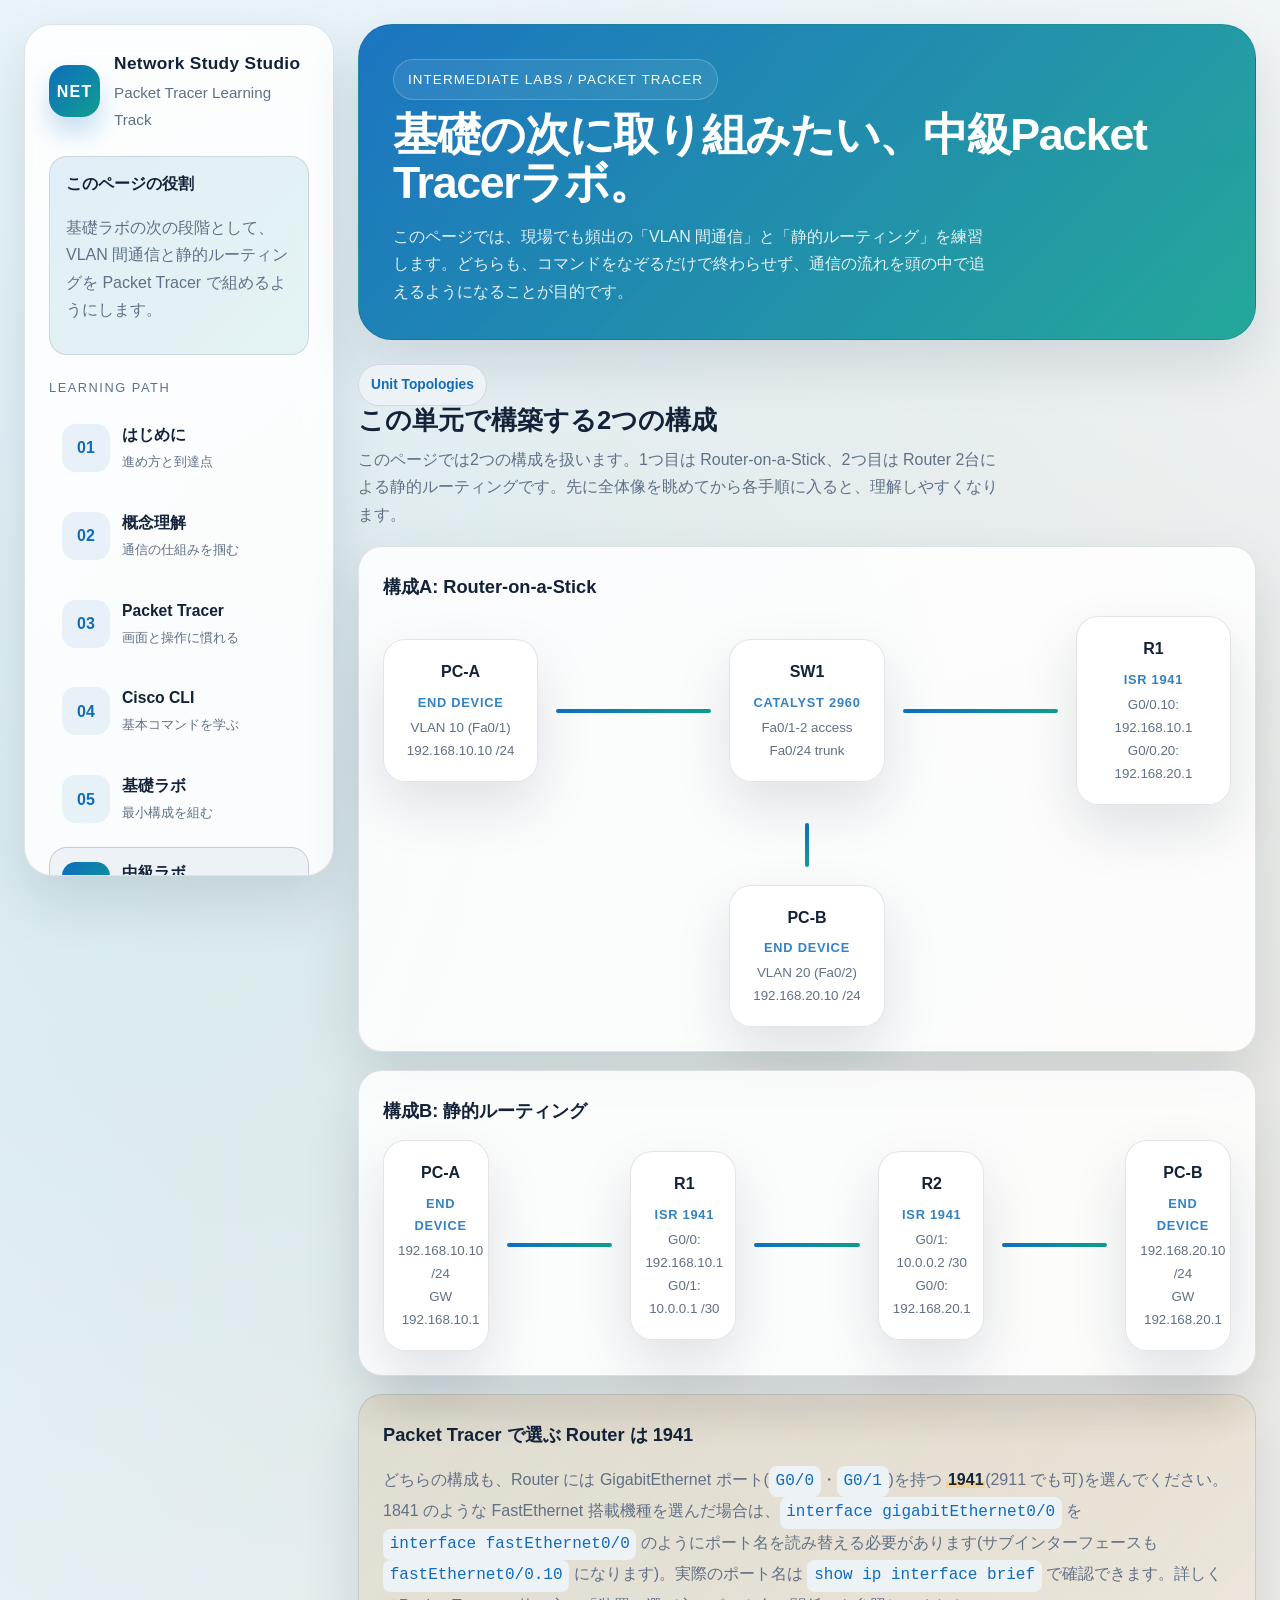
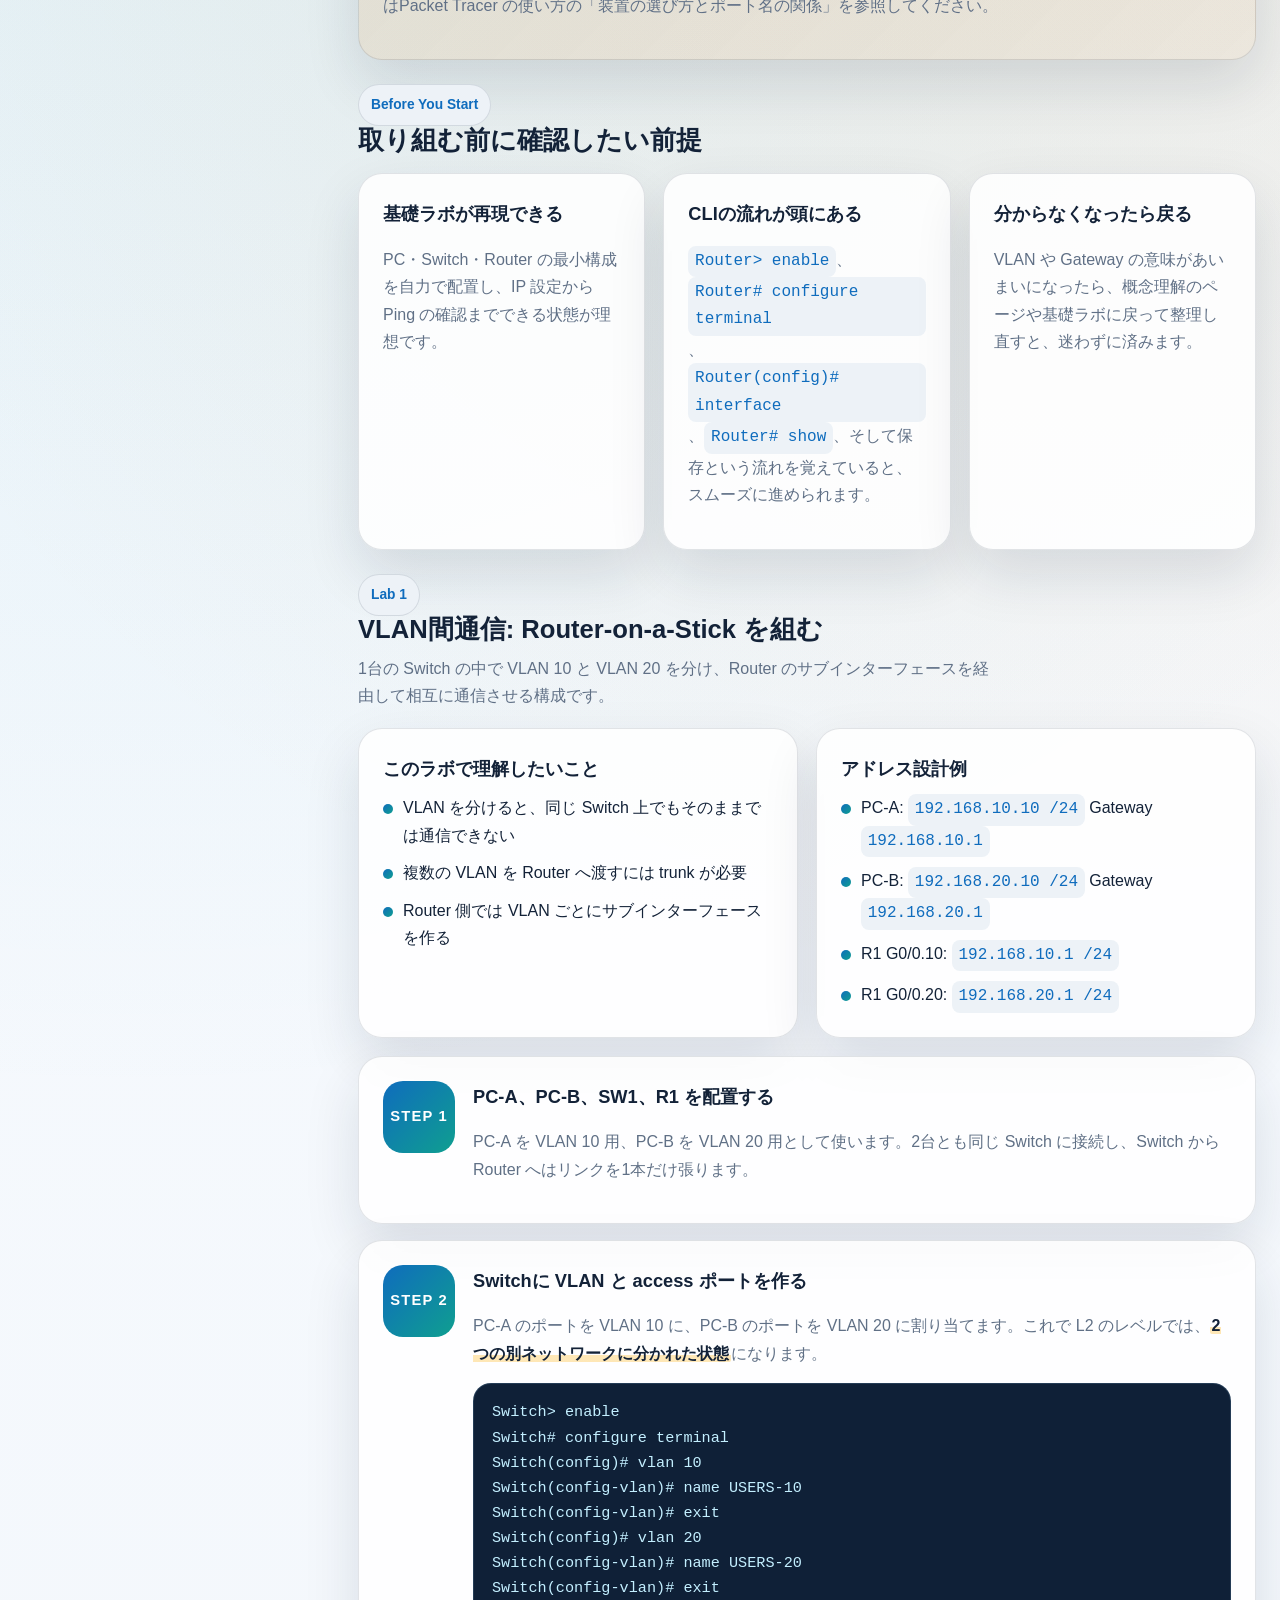
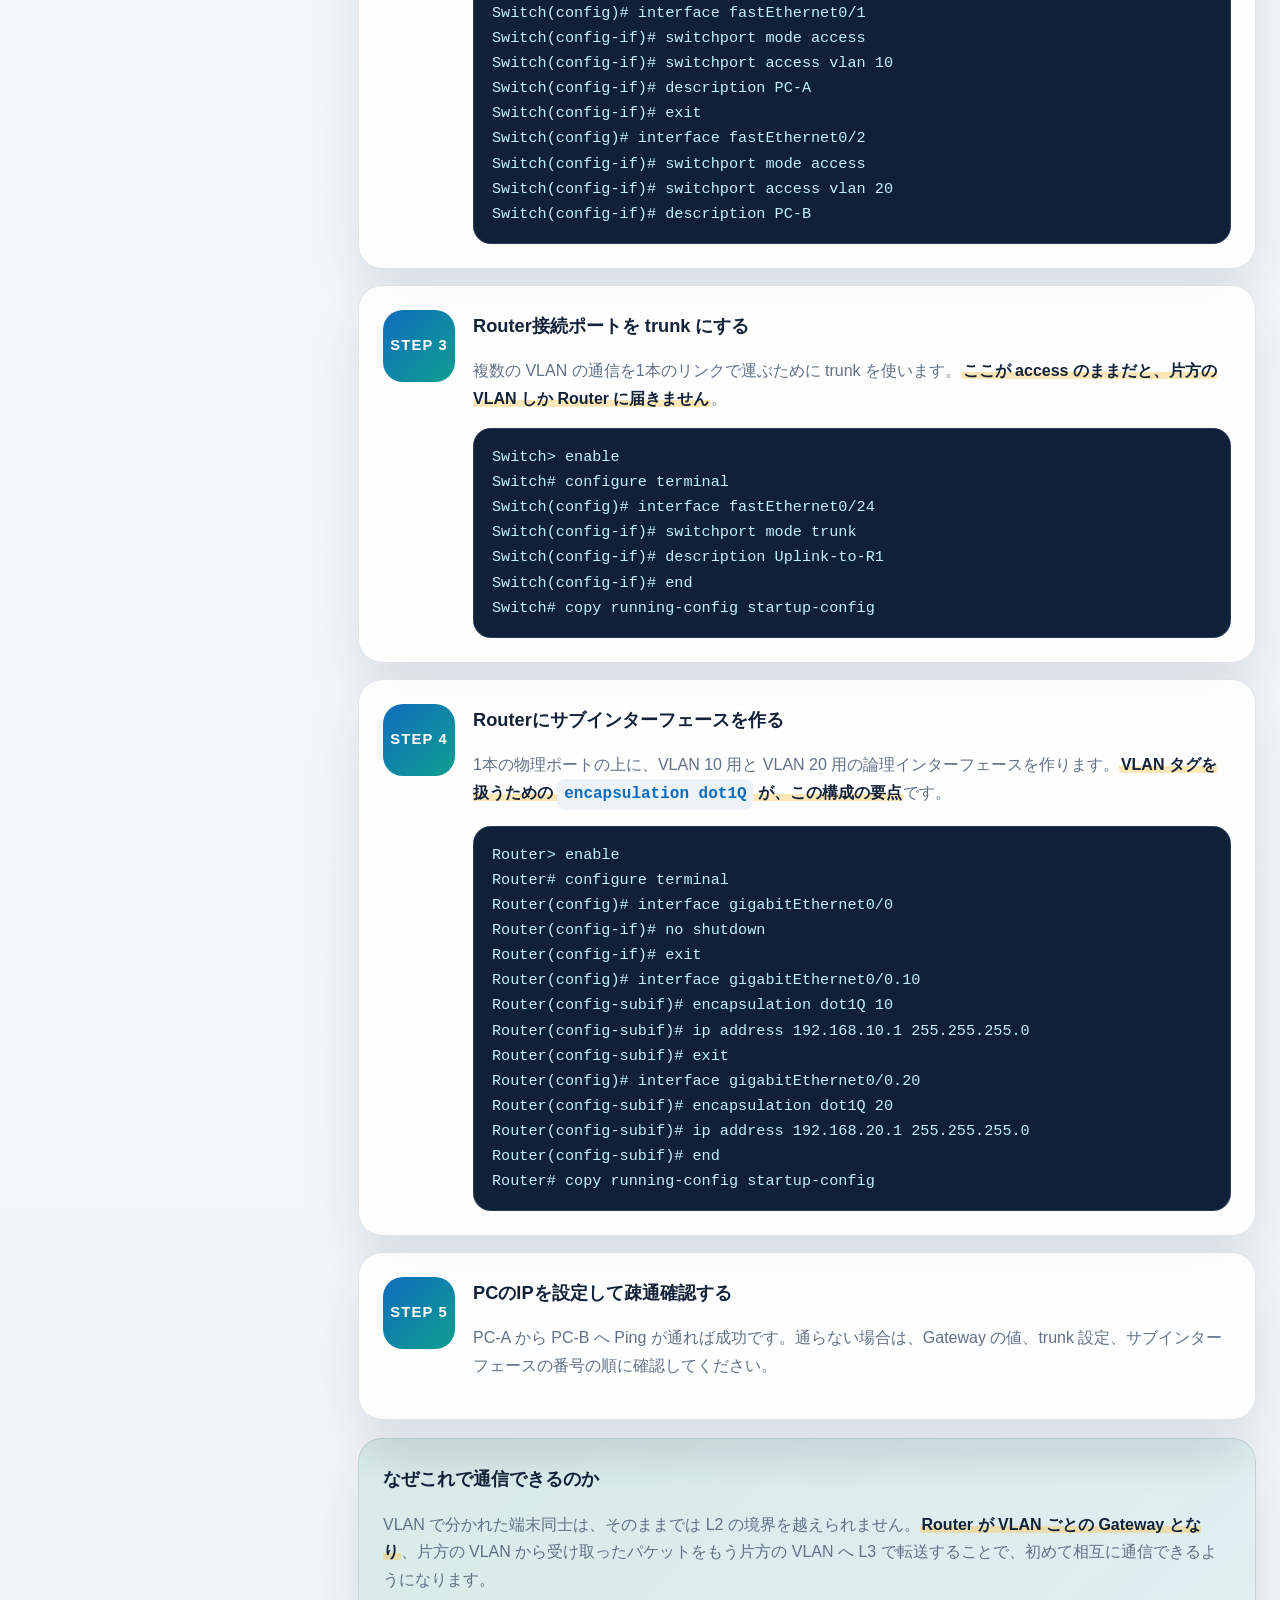
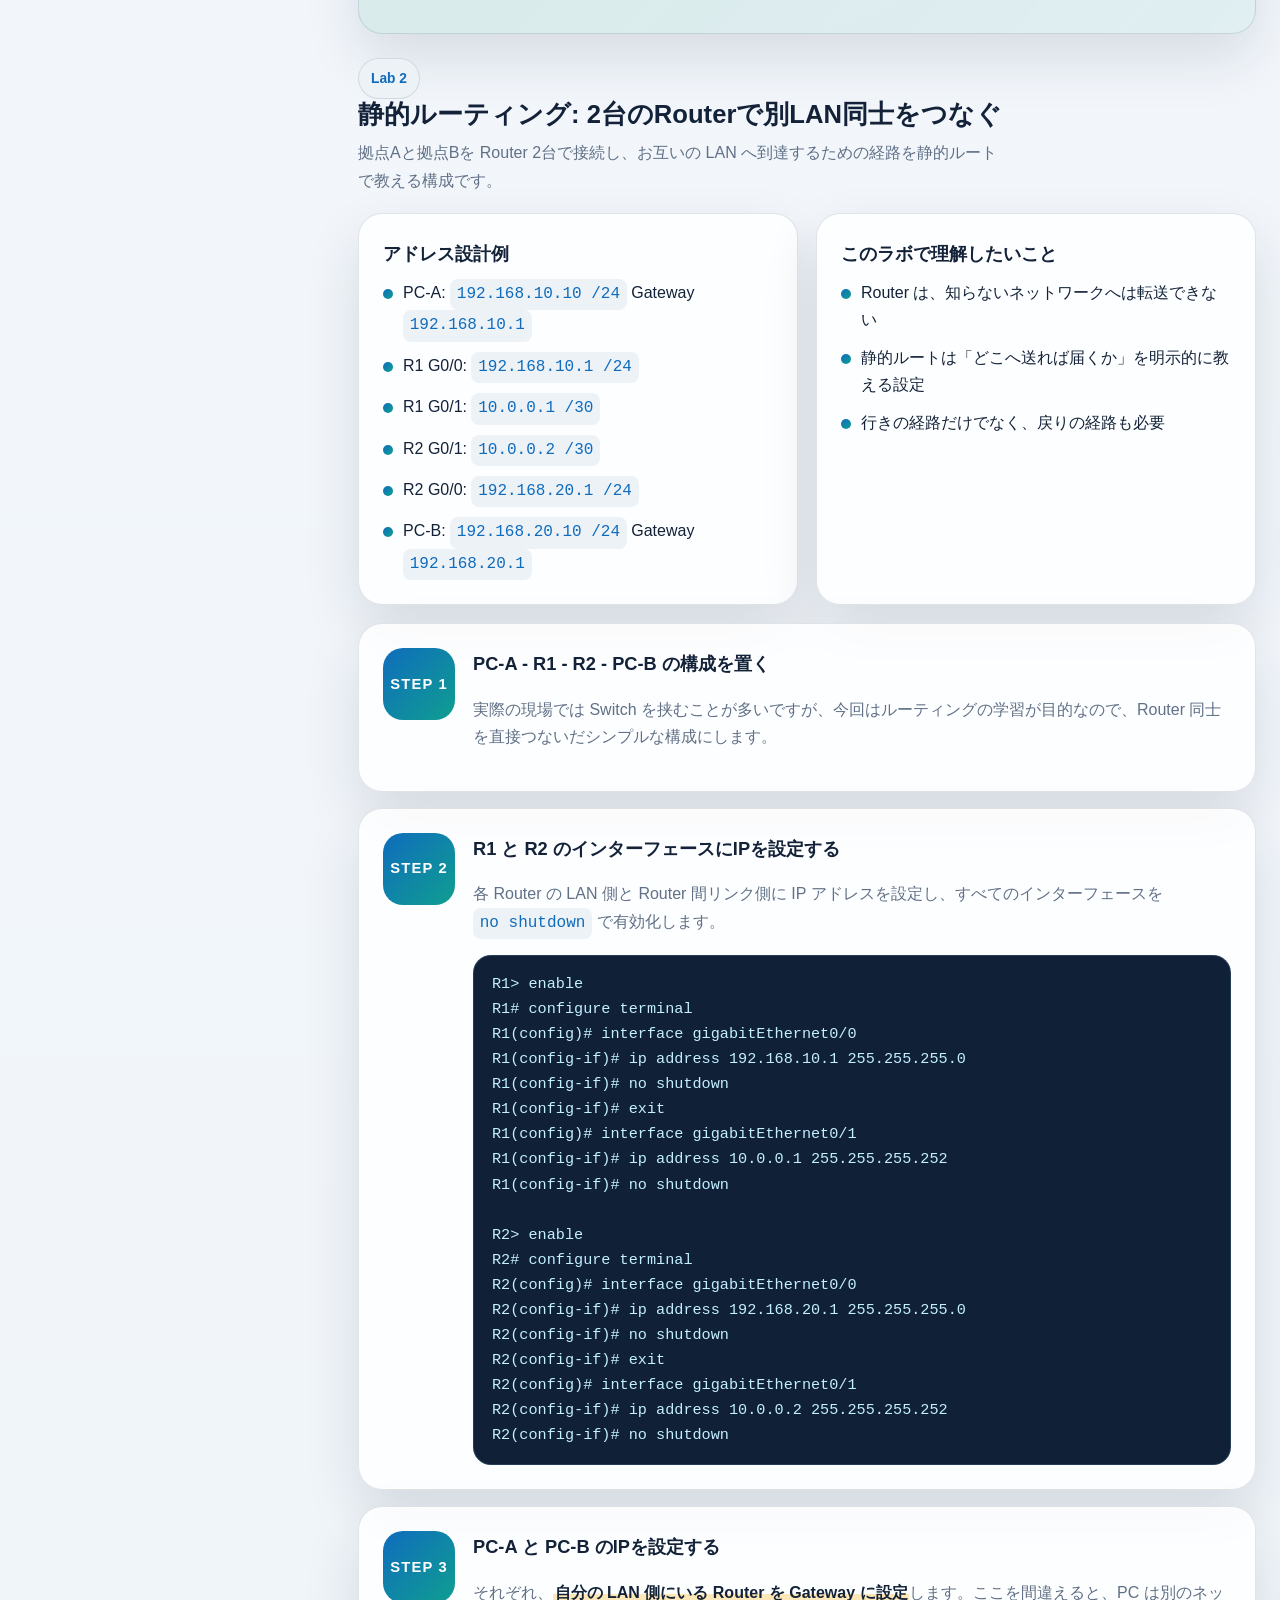
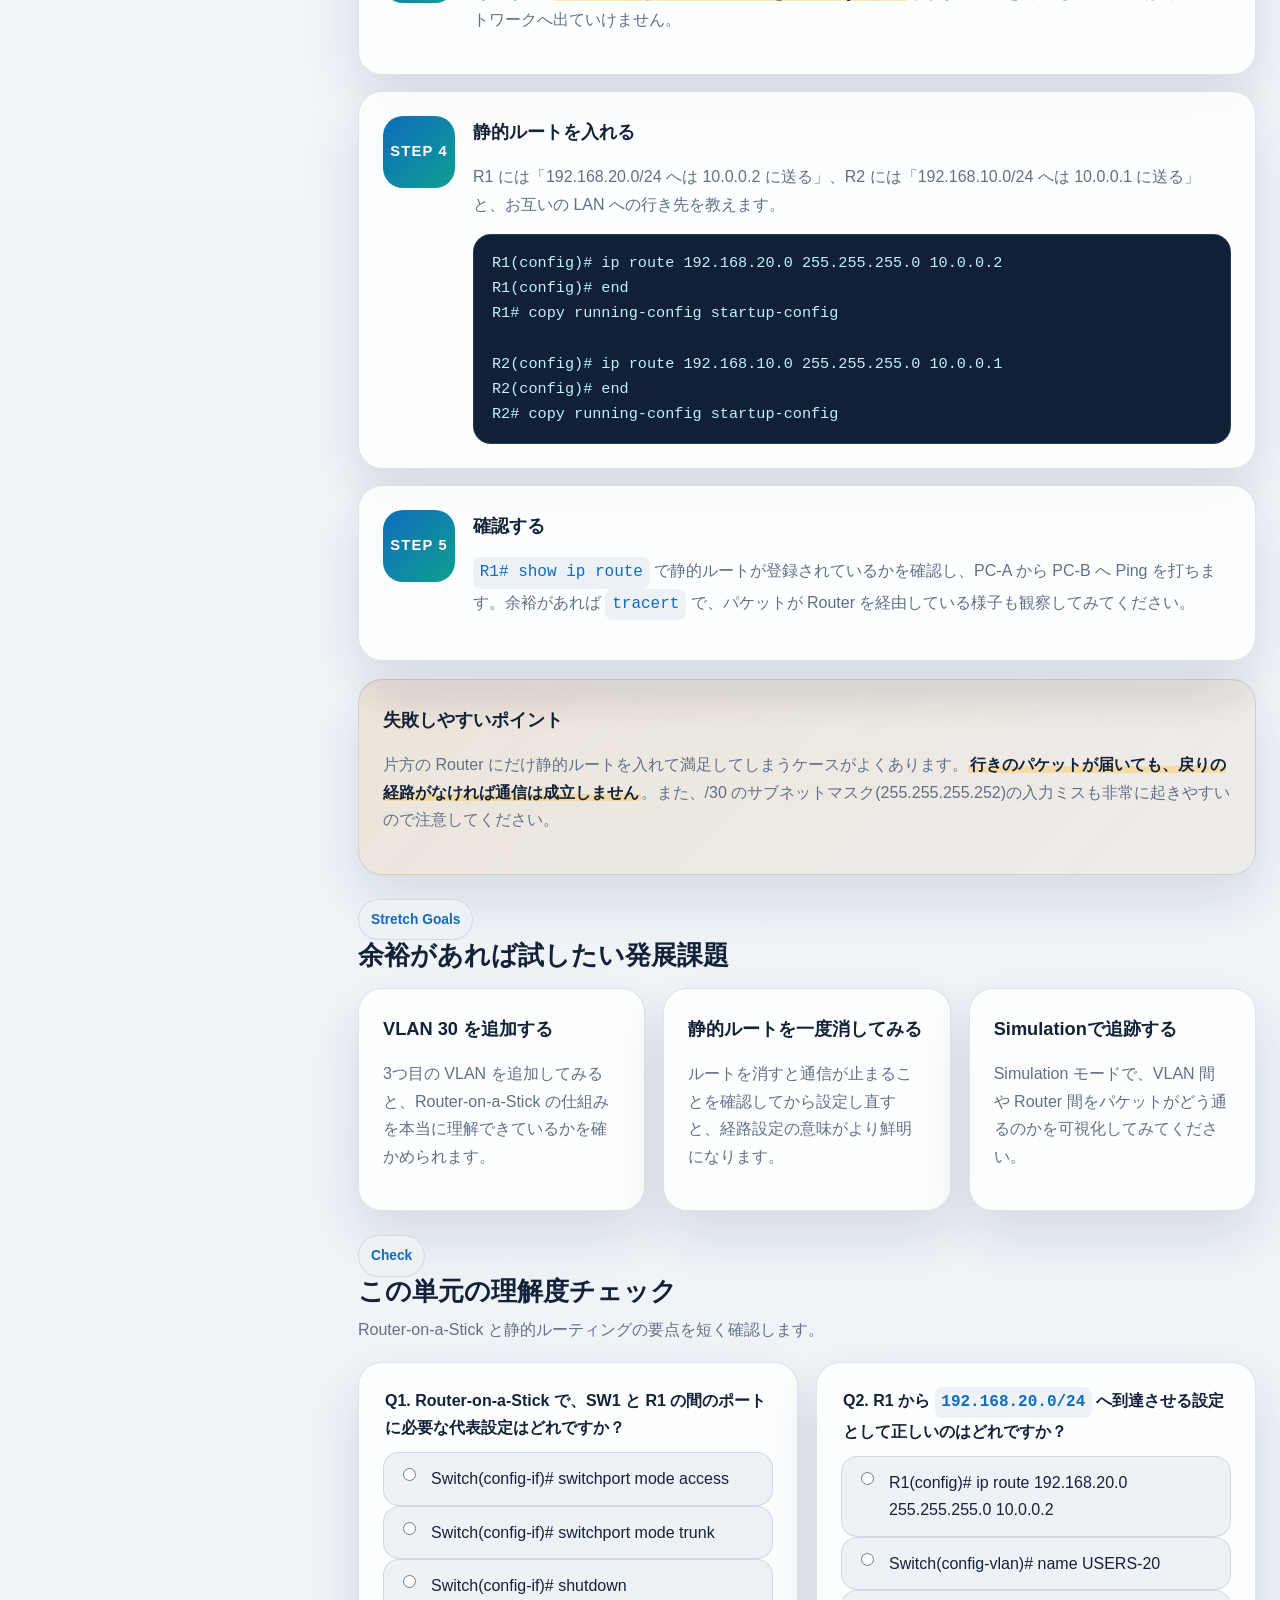
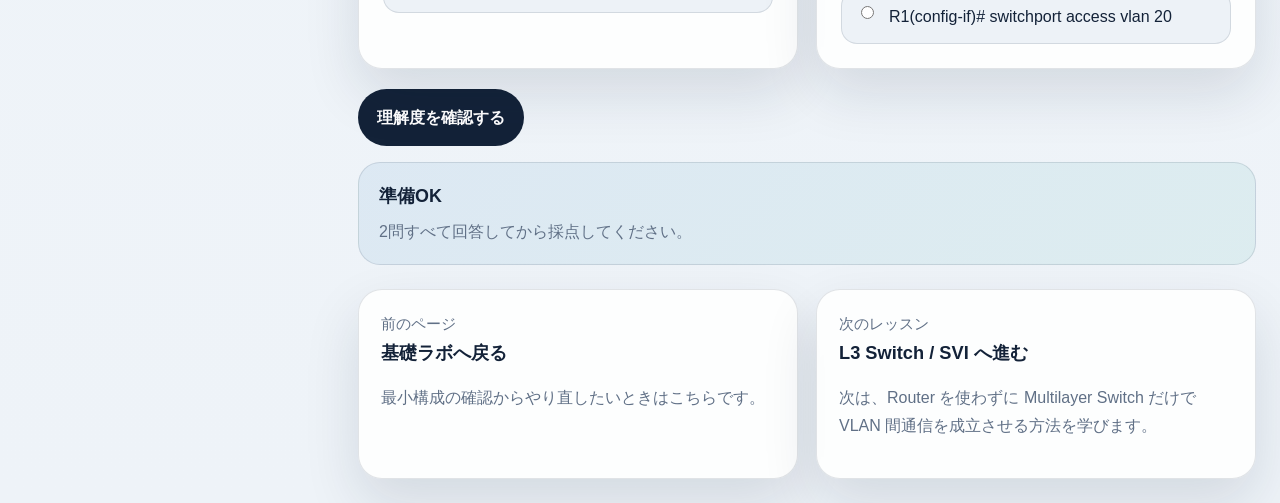
<file: intermediate-labs.html>
<!DOCTYPE html>
<html lang="ja">
<head>
  <meta charset="UTF-8">
  <meta name="viewport" content="width=device-width, initial-scale=1.0">
  <title>中級ラボ | Packet Tracerで学ぶネットワーク入門</title>
  <link rel="stylesheet" href="styles.css">
  <script src="app.js" defer></script>
</head>
<body data-page="intermediate-labs">
  <div class="site-shell">
    <aside class="sidebar fade-in">
      <a class="brand" href="index.html">
        <div class="brand-mark">NET</div>
        <div class="brand-copy">
          <strong>Network Study Studio</strong>
          <span>Packet Tracer Learning Track</span>
        </div>
      </a>
      <div class="sidebar-note">
        <strong>このページの役割</strong>
        <p>基礎ラボの次の段階として、VLAN 間通信と静的ルーティングを Packet Tracer で組めるようにします。</p>
      </div>
      <div>
        <p class="sidebar-title">Learning Path</p>
        <nav class="sidebar-nav">
          <a href="index.html" data-page-link="index"><div class="nav-number">01</div><div class="nav-copy"><strong>はじめに</strong><small>進め方と到達点</small></div></a>
          <a href="concepts.html" data-page-link="concepts"><div class="nav-number">02</div><div class="nav-copy"><strong>概念理解</strong><small>通信の仕組みを掴む</small></div></a>
          <a href="packet-tracer.html" data-page-link="packet-tracer"><div class="nav-number">03</div><div class="nav-copy"><strong>Packet Tracer</strong><small>画面と操作に慣れる</small></div></a>
          <a href="cisco-cli.html" data-page-link="cisco-cli"><div class="nav-number">04</div><div class="nav-copy"><strong>Cisco CLI</strong><small>基本コマンドを学ぶ</small></div></a>
          <a href="lab.html" data-page-link="lab"><div class="nav-number">05</div><div class="nav-copy"><strong>基礎ラボ</strong><small>最小構成を組む</small></div></a>
          <a href="intermediate-labs.html" data-page-link="intermediate-labs"><div class="nav-number">06</div><div class="nav-copy"><strong>中級ラボ</strong><small>VLANと静的ルート</small></div></a>
          <a href="l3-switch-svi.html" data-page-link="l3-switch-svi"><div class="nav-number">07</div><div class="nav-copy"><strong>L3 Switch / SVI</strong><small>SVIでVLAN間通信</small></div></a>
          <a href="troubleshooting.html" data-page-link="troubleshooting"><div class="nav-number">08</div><div class="nav-copy"><strong>トラブルシュート</strong><small>切り分け力を伸ばす</small></div></a>
          <a href="acl.html" data-page-link="acl"><div class="nav-number">09</div><div class="nav-copy"><strong>ACL入門</strong><small>通す通信を選ぶ</small></div></a>
          <a href="ospf.html" data-page-link="ospf"><div class="nav-number">10</div><div class="nav-copy"><strong>OSPF入門</strong><small>経路を自動で学ぶ</small></div></a>
          <a href="advanced-labs.html" data-page-link="advanced-labs"><div class="nav-number">11</div><div class="nav-copy"><strong>応用ラボ</strong><small>DHCP・NAT・ACL</small></div></a>
          <a href="redundancy.html" data-page-link="redundancy"><div class="nav-number">12</div><div class="nav-copy"><strong>冗長化</strong><small>STP・EtherChannel・HSRP</small></div></a>
          <a href="ipv6.html" data-page-link="ipv6"><div class="nav-number">13</div><div class="nav-copy"><strong>IPv6入門</strong><small>次世代アドレスを学ぶ</small></div></a>
          <a href="security-ops.html" data-page-link="security-ops"><div class="nav-number">14</div><div class="nav-copy"><strong>セキュリティと運用</strong><small>守る設定と管理</small></div></a>
        </nav>
      </div>
      <div class="theme-toggle" aria-label="表示テーマ切替">
        <span class="theme-toggle-mode" data-theme-mode="dark">ダーク</span>
        <label class="theme-switch" for="themeToggle">
          <input id="themeToggle" class="theme-toggle-input" type="checkbox" role="switch" aria-label="ライトモードに切り替え">
          <span class="theme-toggle-track">
            <span class="theme-toggle-thumb"></span>
          </span>
        </label>
        <span class="theme-toggle-mode" data-theme-mode="light">ライト</span>
      </div>
      <p class="sidebar-help">ここからは「なぜこの設定を入れるのか」も一緒に考えながら進めると、理解がぐっと深まります。</p>
    </aside>

    <main class="content">
      <header class="page-header fade-in delay-1">
        <div class="eyebrow">Intermediate Labs / Packet Tracer</div>
        <h1>基礎の次に取り組みたい、中級Packet Tracerラボ。</h1>
        <p>このページでは、現場でも頻出の「VLAN 間通信」と「静的ルーティング」を練習します。どちらも、コマンドをなぞるだけで終わらせず、通信の流れを頭の中で追えるようになることが目的です。</p>
      </header>

      <section class="section fade-in delay-2">
        <div class="section-head">
          <div class="small-pill">Unit Topologies</div>
          <h2>この単元で構築する2つの構成</h2>
          <p>このページでは2つの構成を扱います。1つ目は Router-on-a-Stick、2つ目は Router 2台による静的ルーティングです。先に全体像を眺めてから各手順に入ると、理解しやすくなります。</p>
        </div>

        <article class="card">
          <h3>構成A: Router-on-a-Stick</h3>
          <div class="topic-diagram" style="margin-top: 14px;">
            <div class="diagram-node">PC-A<small><span class="device-name">End Device</span>VLAN 10 (Fa0/1)<br>192.168.10.10 /24</small></div>
            <div class="diagram-link"></div>
            <div class="diagram-node">SW1<small><span class="device-name">Catalyst 2960</span>Fa0/1-2 access<br>Fa0/24 trunk</small></div>
            <div class="diagram-link"></div>
            <div class="diagram-node">R1<small><span class="device-name">ISR 1941</span>G0/0.10: 192.168.10.1<br>G0/0.20: 192.168.20.1</small></div>
            <div class="diagram-link vertical diagram-center"></div>
            <div class="diagram-node diagram-center">PC-B<small><span class="device-name">End Device</span>VLAN 20 (Fa0/2)<br>192.168.20.10 /24</small></div>
          </div>
        </article>

        <article class="card">
          <h3>構成B: 静的ルーティング</h3>
          <div class="wide-diagram" style="margin-top: 14px;">
            <div class="diagram-node">PC-A<small><span class="device-name">End Device</span>192.168.10.10 /24<br>GW 192.168.10.1</small></div>
            <div class="diagram-link"></div>
            <div class="diagram-node">R1<small><span class="device-name">ISR 1941</span>G0/0: 192.168.10.1<br>G0/1: 10.0.0.1 /30</small></div>
            <div class="diagram-link"></div>
            <div class="diagram-node">R2<small><span class="device-name">ISR 1941</span>G0/1: 10.0.0.2 /30<br>G0/0: 192.168.20.1</small></div>
            <div class="diagram-link"></div>
            <div class="diagram-node">PC-B<small><span class="device-name">End Device</span>192.168.20.10 /24<br>GW 192.168.20.1</small></div>
          </div>
        </article>

        <section class="callout warning">
          <h3>Packet Tracer で選ぶ Router は 1941</h3>
          <p>どちらの構成も、Router には GigabitEthernet ポート(<code>G0/0</code>・<code>G0/1</code>)を持つ <strong>1941</strong>(2911 でも可)を選んでください。1841 のような FastEthernet 搭載機種を選んだ場合は、<code>interface gigabitEthernet0/0</code> を <code>interface fastEthernet0/0</code> のようにポート名を読み替える必要があります(サブインターフェースも <code>fastEthernet0/0.10</code> になります)。実際のポート名は <code>show ip interface brief</code> で確認できます。詳しくは<a href="packet-tracer.html">Packet Tracer の使い方</a>の「装置の選び方とポート名の関係」を参照してください。</p>
        </section>
      </section>

      <section class="section fade-in delay-2">
        <div class="section-head">
          <div class="small-pill">Before You Start</div>
          <h2>取り組む前に確認したい前提</h2>
        </div>
        <div class="grid-3">
          <article class="card">
            <h3>基礎ラボが再現できる</h3>
            <p>PC・Switch・Router の最小構成を自力で配置し、IP 設定から Ping の確認までできる状態が理想です。</p>
          </article>
          <article class="card">
            <h3>CLIの流れが頭にある</h3>
            <p><code>Router&gt; enable</code>、<code>Router# configure terminal</code>、<code>Router(config)# interface</code>、<code>Router# show</code>、そして保存という流れを覚えていると、スムーズに進められます。</p>
          </article>
          <article class="card">
            <h3>分からなくなったら戻る</h3>
            <p>VLAN や Gateway の意味があいまいになったら、概念理解のページや基礎ラボに戻って整理し直すと、迷わずに済みます。</p>
          </article>
        </div>
      </section>

      <section class="section fade-in delay-2">
        <div class="section-head">
          <div class="small-pill">Lab 1</div>
          <h2>VLAN間通信: Router-on-a-Stick を組む</h2>
          <p>1台の Switch の中で VLAN 10 と VLAN 20 を分け、Router のサブインターフェースを経由して相互に通信させる構成です。</p>
        </div>

        <div class="grid-2">
          <article class="card">
            <h3>このラボで理解したいこと</h3>
            <ul class="check-list">
              <li>VLAN を分けると、同じ Switch 上でもそのままでは通信できない</li>
              <li>複数の VLAN を Router へ渡すには trunk が必要</li>
              <li>Router 側では VLAN ごとにサブインターフェースを作る</li>
            </ul>
          </article>
          <article class="card">
            <h3>アドレス設計例</h3>
            <ul class="packet-list">
              <li>PC-A: <code>192.168.10.10 /24</code> Gateway <code>192.168.10.1</code></li>
              <li>PC-B: <code>192.168.20.10 /24</code> Gateway <code>192.168.20.1</code></li>
              <li>R1 G0/0.10: <code>192.168.10.1 /24</code></li>
              <li>R1 G0/0.20: <code>192.168.20.1 /24</code></li>
            </ul>
          </article>
        </div>

        <div class="step-list">
          <article class="step-card">
            <div class="step-number">STEP 1</div>
            <div>
              <h3>PC-A、PC-B、SW1、R1 を配置する</h3>
              <p>PC-A を VLAN 10 用、PC-B を VLAN 20 用として使います。2台とも同じ Switch に接続し、Switch から Router へはリンクを1本だけ張ります。</p>
            </div>
          </article>
          <article class="step-card">
            <div class="step-number">STEP 2</div>
            <div>
              <h3>Switchに VLAN と access ポートを作る</h3>
              <p>PC-A のポートを VLAN 10 に、PC-B のポートを VLAN 20 に割り当てます。これで L2 のレベルでは、<strong>2つの別ネットワークに分かれた状態</strong>になります。</p>
              <div class="code-block">Switch> enable
Switch# configure terminal
Switch(config)# vlan 10
Switch(config-vlan)# name USERS-10
Switch(config-vlan)# exit
Switch(config)# vlan 20
Switch(config-vlan)# name USERS-20
Switch(config-vlan)# exit
Switch(config)# interface fastEthernet0/1
Switch(config-if)# switchport mode access
Switch(config-if)# switchport access vlan 10
Switch(config-if)# description PC-A
Switch(config-if)# exit
Switch(config)# interface fastEthernet0/2
Switch(config-if)# switchport mode access
Switch(config-if)# switchport access vlan 20
Switch(config-if)# description PC-B</div>
            </div>
          </article>
          <article class="step-card">
            <div class="step-number">STEP 3</div>
            <div>
              <h3>Router接続ポートを trunk にする</h3>
              <p>複数の VLAN の通信を1本のリンクで運ぶために trunk を使います。<strong>ここが access のままだと、片方の VLAN しか Router に届きません</strong>。</p>
              <div class="code-block">Switch> enable
Switch# configure terminal
Switch(config)# interface fastEthernet0/24
Switch(config-if)# switchport mode trunk
Switch(config-if)# description Uplink-to-R1
Switch(config-if)# end
Switch# copy running-config startup-config</div>
            </div>
          </article>
          <article class="step-card">
            <div class="step-number">STEP 4</div>
            <div>
              <h3>Routerにサブインターフェースを作る</h3>
              <p>1本の物理ポートの上に、VLAN 10 用と VLAN 20 用の論理インターフェースを作ります。<strong>VLAN タグを扱うための <code>encapsulation dot1Q</code> が、この構成の要点</strong>です。</p>
              <div class="code-block">Router> enable
Router# configure terminal
Router(config)# interface gigabitEthernet0/0
Router(config-if)# no shutdown
Router(config-if)# exit
Router(config)# interface gigabitEthernet0/0.10
Router(config-subif)# encapsulation dot1Q 10
Router(config-subif)# ip address 192.168.10.1 255.255.255.0
Router(config-subif)# exit
Router(config)# interface gigabitEthernet0/0.20
Router(config-subif)# encapsulation dot1Q 20
Router(config-subif)# ip address 192.168.20.1 255.255.255.0
Router(config-subif)# end
Router# copy running-config startup-config</div>
            </div>
          </article>
          <article class="step-card">
            <div class="step-number">STEP 5</div>
            <div>
              <h3>PCのIPを設定して疎通確認する</h3>
              <p>PC-A から PC-B へ Ping が通れば成功です。通らない場合は、Gateway の値、trunk 設定、サブインターフェースの番号の順に確認してください。</p>
            </div>
          </article>
        </div>

        <section class="callout success">
          <h3>なぜこれで通信できるのか</h3>
          <p>VLAN で分かれた端末同士は、そのままでは L2 の境界を越えられません。<strong>Router が VLAN ごとの Gateway となり</strong>、片方の VLAN から受け取ったパケットをもう片方の VLAN へ L3 で転送することで、初めて相互に通信できるようになります。</p>
        </section>
      </section>

      <section class="section fade-in delay-3">
        <div class="section-head">
          <div class="small-pill">Lab 2</div>
          <h2>静的ルーティング: 2台のRouterで別LAN同士をつなぐ</h2>
          <p>拠点Aと拠点Bを Router 2台で接続し、お互いの LAN へ到達するための経路を静的ルートで教える構成です。</p>
        </div>

        <div class="grid-2">
          <article class="card">
            <h3>アドレス設計例</h3>
            <ul class="packet-list">
              <li>PC-A: <code>192.168.10.10 /24</code> Gateway <code>192.168.10.1</code></li>
              <li>R1 G0/0: <code>192.168.10.1 /24</code></li>
              <li>R1 G0/1: <code>10.0.0.1 /30</code></li>
              <li>R2 G0/1: <code>10.0.0.2 /30</code></li>
              <li>R2 G0/0: <code>192.168.20.1 /24</code></li>
              <li>PC-B: <code>192.168.20.10 /24</code> Gateway <code>192.168.20.1</code></li>
            </ul>
          </article>
          <article class="card">
            <h3>このラボで理解したいこと</h3>
            <ul class="check-list">
              <li>Router は、知らないネットワークへは転送できない</li>
              <li>静的ルートは「どこへ送れば届くか」を明示的に教える設定</li>
              <li>行きの経路だけでなく、戻りの経路も必要</li>
            </ul>
          </article>
        </div>

        <div class="step-list">
          <article class="step-card">
            <div class="step-number">STEP 1</div>
            <div>
              <h3>PC-A - R1 - R2 - PC-B の構成を置く</h3>
              <p>実際の現場では Switch を挟むことが多いですが、今回はルーティングの学習が目的なので、Router 同士を直接つないだシンプルな構成にします。</p>
            </div>
          </article>
          <article class="step-card">
            <div class="step-number">STEP 2</div>
            <div>
              <h3>R1 と R2 のインターフェースにIPを設定する</h3>
              <p>各 Router の LAN 側と Router 間リンク側に IP アドレスを設定し、すべてのインターフェースを <code>no shutdown</code> で有効化します。</p>
              <div class="code-block">R1> enable
R1# configure terminal
R1(config)# interface gigabitEthernet0/0
R1(config-if)# ip address 192.168.10.1 255.255.255.0
R1(config-if)# no shutdown
R1(config-if)# exit
R1(config)# interface gigabitEthernet0/1
R1(config-if)# ip address 10.0.0.1 255.255.255.252
R1(config-if)# no shutdown

R2> enable
R2# configure terminal
R2(config)# interface gigabitEthernet0/0
R2(config-if)# ip address 192.168.20.1 255.255.255.0
R2(config-if)# no shutdown
R2(config-if)# exit
R2(config)# interface gigabitEthernet0/1
R2(config-if)# ip address 10.0.0.2 255.255.255.252
R2(config-if)# no shutdown</div>
            </div>
          </article>
          <article class="step-card">
            <div class="step-number">STEP 3</div>
            <div>
              <h3>PC-A と PC-B のIPを設定する</h3>
              <p>それぞれ、<strong>自分の LAN 側にいる Router を Gateway に設定</strong>します。ここを間違えると、PC は別のネットワークへ出ていけません。</p>
            </div>
          </article>
          <article class="step-card">
            <div class="step-number">STEP 4</div>
            <div>
              <h3>静的ルートを入れる</h3>
              <p>R1 には「192.168.20.0/24 へは 10.0.0.2 に送る」、R2 には「192.168.10.0/24 へは 10.0.0.1 に送る」と、お互いの LAN への行き先を教えます。</p>
              <div class="code-block">R1(config)# ip route 192.168.20.0 255.255.255.0 10.0.0.2
R1(config)# end
R1# copy running-config startup-config

R2(config)# ip route 192.168.10.0 255.255.255.0 10.0.0.1
R2(config)# end
R2# copy running-config startup-config</div>
            </div>
          </article>
          <article class="step-card">
            <div class="step-number">STEP 5</div>
            <div>
              <h3>確認する</h3>
              <p><code>R1# show ip route</code> で静的ルートが登録されているかを確認し、PC-A から PC-B へ Ping を打ちます。余裕があれば <code>tracert</code> で、パケットが Router を経由している様子も観察してみてください。</p>
            </div>
          </article>
        </div>

        <section class="callout warning">
          <h3>失敗しやすいポイント</h3>
          <p>片方の Router にだけ静的ルートを入れて満足してしまうケースがよくあります。<strong>行きのパケットが届いても、戻りの経路がなければ通信は成立しません</strong>。また、/30 のサブネットマスク(255.255.255.252)の入力ミスも非常に起きやすいので注意してください。</p>
        </section>
      </section>

      <section class="section fade-in delay-3">
        <div class="section-head">
          <div class="small-pill">Stretch Goals</div>
          <h2>余裕があれば試したい発展課題</h2>
        </div>
        <div class="grid-3">
          <article class="card">
            <h3>VLAN 30 を追加する</h3>
            <p>3つ目の VLAN を追加してみると、Router-on-a-Stick の仕組みを本当に理解できているかを確かめられます。</p>
          </article>
          <article class="card">
            <h3>静的ルートを一度消してみる</h3>
            <p>ルートを消すと通信が止まることを確認してから設定し直すと、経路設定の意味がより鮮明になります。</p>
          </article>
          <article class="card">
            <h3>Simulationで追跡する</h3>
            <p>Simulation モードで、VLAN 間や Router 間をパケットがどう通るのかを可視化してみてください。</p>
          </article>
        </div>
      </section>

      <section class="section fade-in delay-3">
        <div class="section-head">
          <div class="small-pill">Check</div>
          <h2>この単元の理解度チェック</h2>
          <p class="quiz-help">Router-on-a-Stick と静的ルーティングの要点を短く確認します。</p>
        </div>

        <form data-quiz-form>
          <div class="quiz-grid">
            <article class="quiz-card quiz-question" data-question="q1" data-explanation="複数の VLAN を1本のリンクで Router へ運ぶには、Switch 側の接続ポートを trunk にする必要があります。">
              <fieldset>
                <legend>Q1. Router-on-a-Stick で、SW1 と R1 の間のポートに必要な代表設定はどれですか？</legend>
                <label class="option-label"><input type="radio" name="inter-q1"> Switch(config-if)# switchport mode access</label>
                <label class="option-label"><input type="radio" name="inter-q1" data-correct="true"> Switch(config-if)# switchport mode trunk</label>
                <label class="option-label"><input type="radio" name="inter-q1"> Switch(config-if)# shutdown</label>
              </fieldset>
            </article>
            <article class="quiz-card quiz-question" data-question="q2" data-explanation="遠隔の LAN への行き先を Router に教えるには、R1(config)# ip route 192.168.20.0 255.255.255.0 10.0.0.2 のような静的ルートを設定します。">
              <fieldset>
                <legend>Q2. R1 から <code>192.168.20.0/24</code> へ到達させる設定として正しいのはどれですか？</legend>
                <label class="option-label"><input type="radio" name="inter-q2" data-correct="true"> R1(config)# ip route 192.168.20.0 255.255.255.0 10.0.0.2</label>
                <label class="option-label"><input type="radio" name="inter-q2"> Switch(config-vlan)# name USERS-20</label>
                <label class="option-label"><input type="radio" name="inter-q2"> R1(config-if)# switchport access vlan 20</label>
              </fieldset>
            </article>
          </div>
          <div class="button-row" style="margin-top: 20px;">
            <button class="quiz-submit" type="submit">理解度を確認する</button>
          </div>
          <div class="quiz-result" data-quiz-result style="margin-top: 16px;">
            <strong>準備OK</strong>
            <div class="muted">2問すべて回答してから採点してください。</div>
          </div>
        </form>
      </section>

      <section class="lesson-footer fade-in delay-3">
        <a class="lesson-link" href="lab.html">
          <span>前のページ</span>
          <strong>基礎ラボへ戻る</strong>
          <p>最小構成の確認からやり直したいときはこちらです。</p>
        </a>
        <a class="lesson-link" href="l3-switch-svi.html">
          <span>次のレッスン</span>
          <strong>L3 Switch / SVI へ進む</strong>
          <p>次は、Router を使わずに Multilayer Switch だけで VLAN 間通信を成立させる方法を学びます。</p>
        </a>
      </section>
    </main>
  </div>
</body>
</html>
</file>
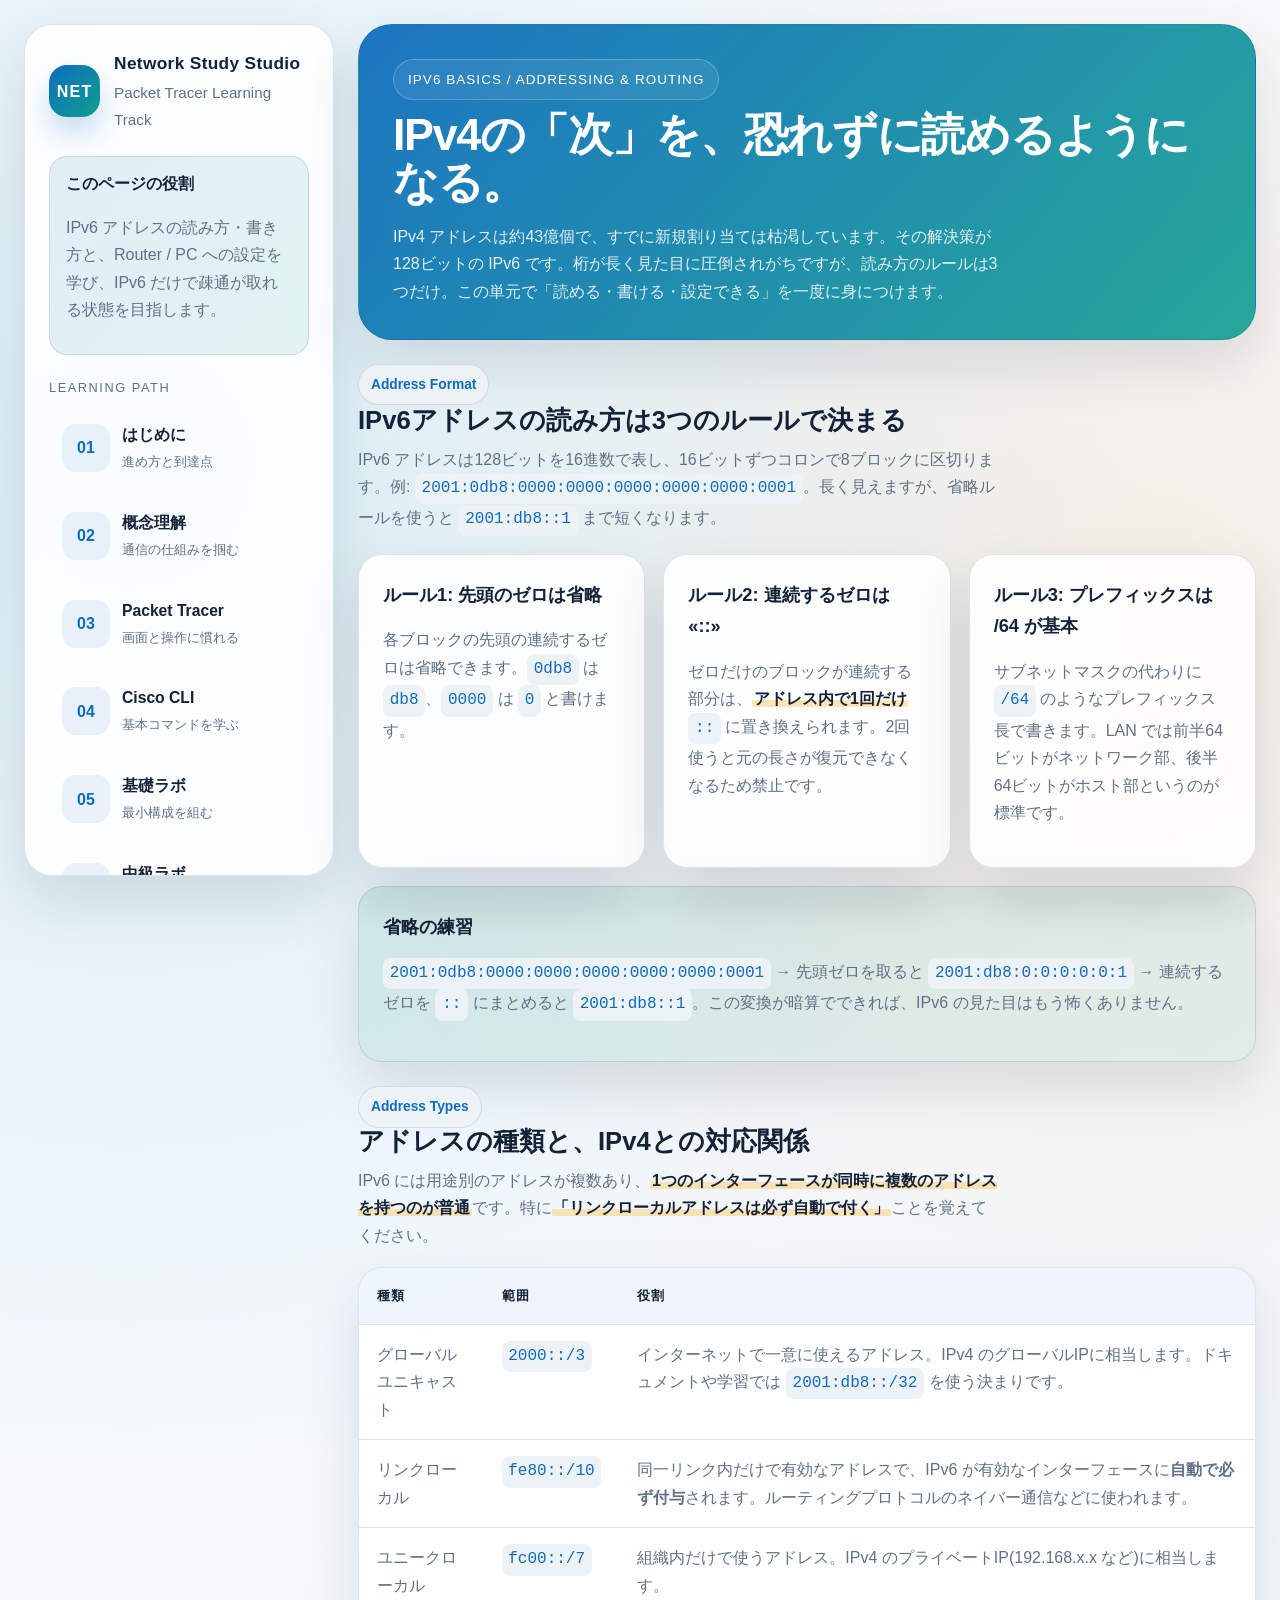
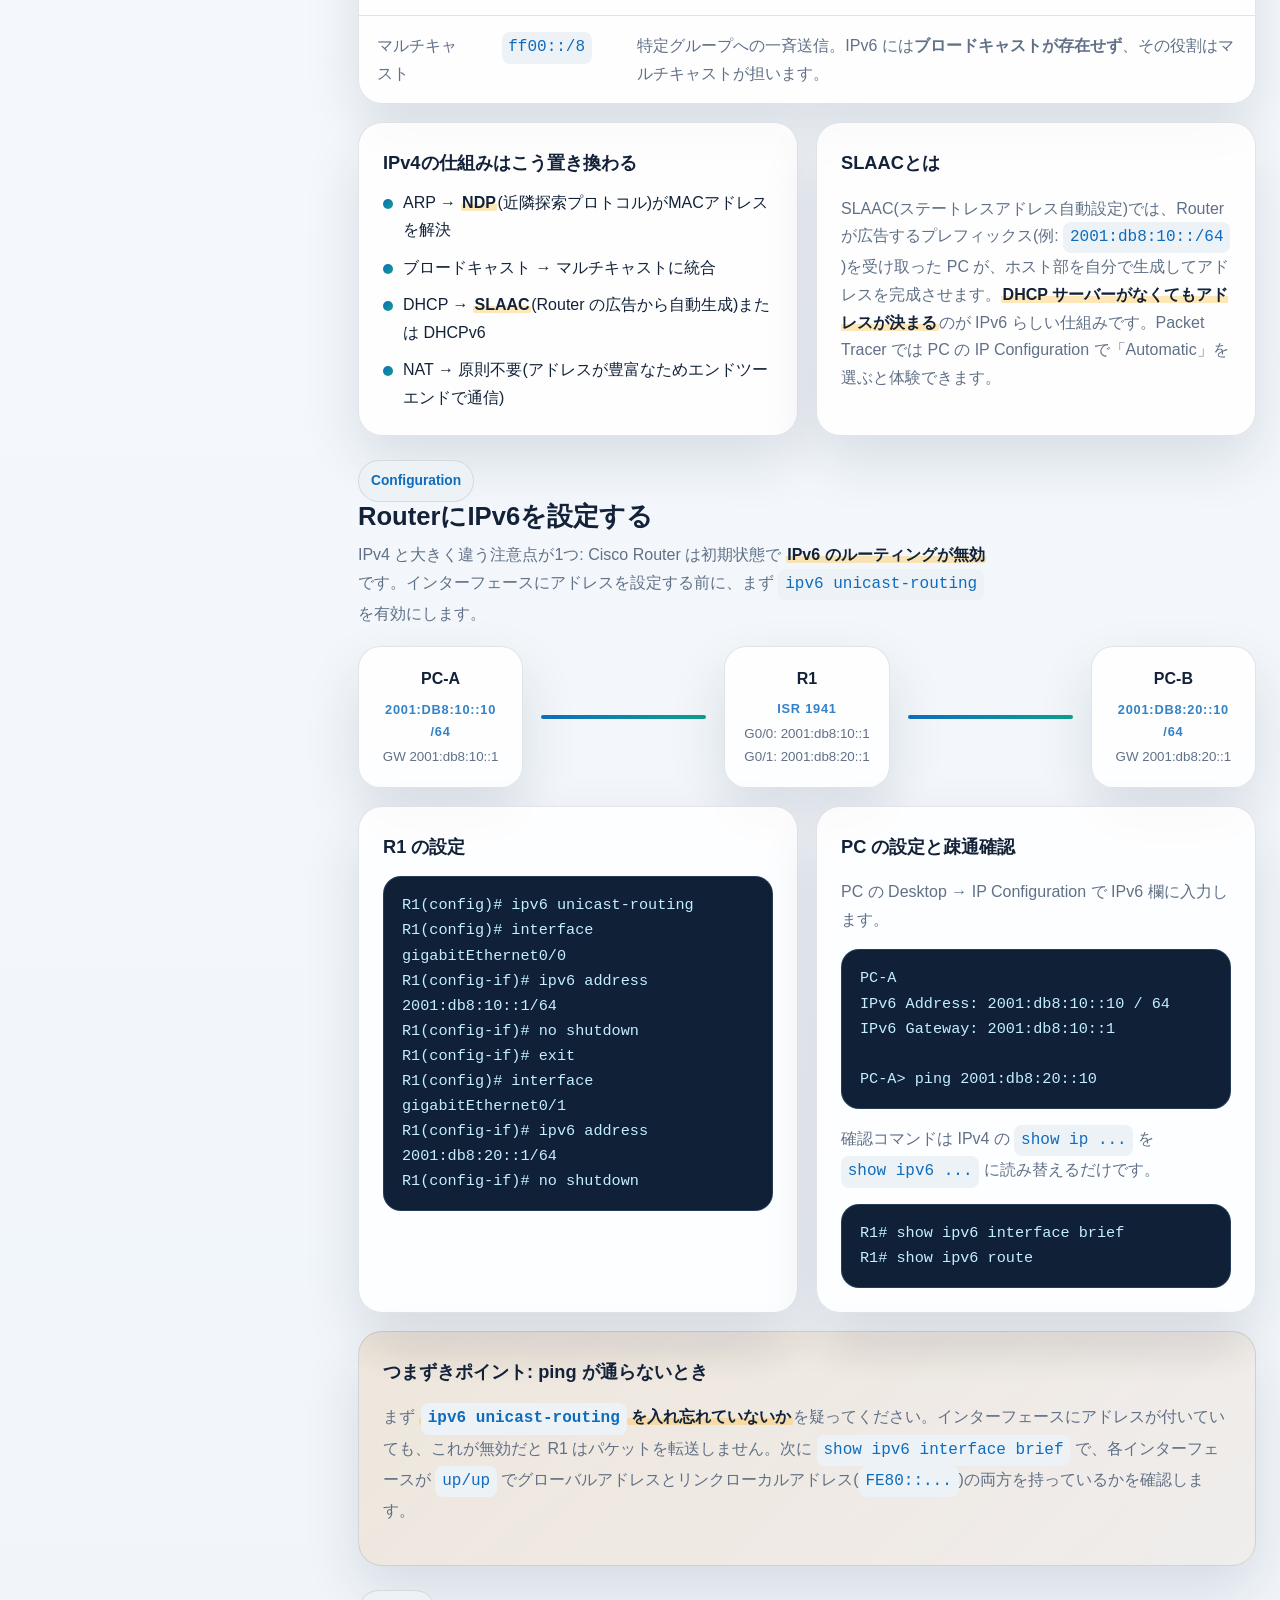
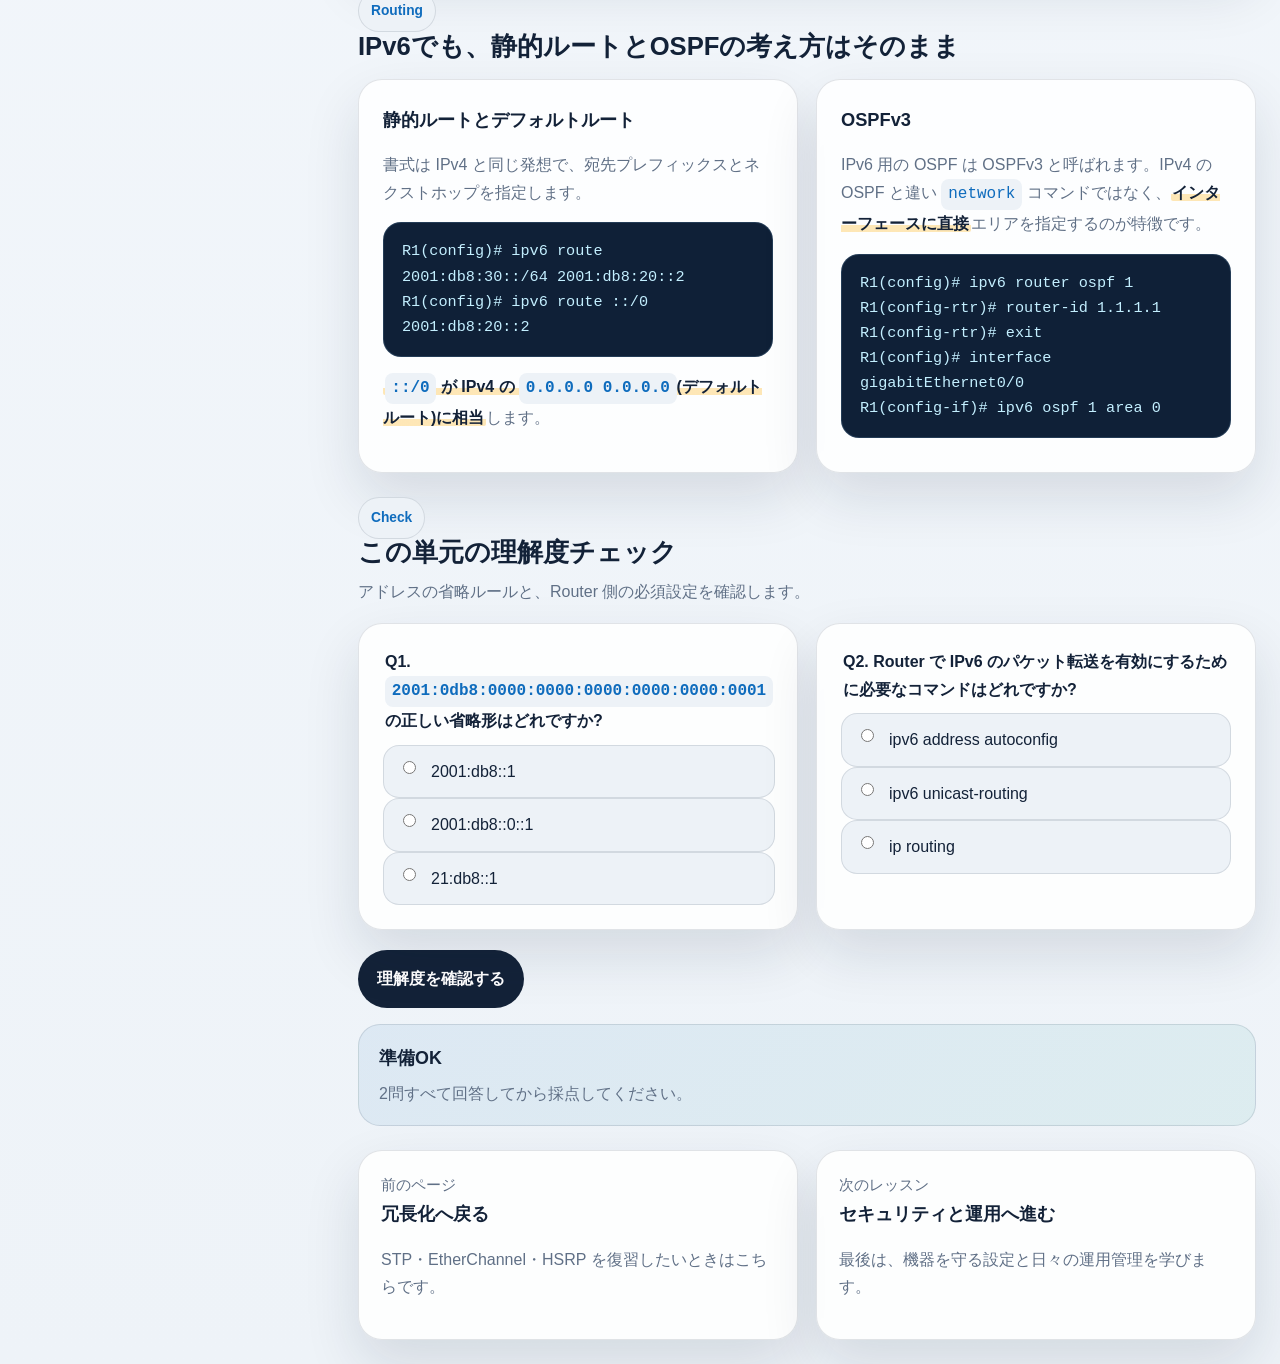
<file: ipv6.html>
<!DOCTYPE html>
<html lang="ja">
<head>
  <meta charset="UTF-8">
  <meta name="viewport" content="width=device-width, initial-scale=1.0">
  <title>IPv6入門 | Packet Tracerで学ぶネットワーク入門</title>
  <link rel="stylesheet" href="styles.css">
  <script src="app.js" defer></script>
</head>
<body data-page="ipv6">
  <div class="site-shell">
    <aside class="sidebar fade-in">
      <a class="brand" href="index.html">
        <div class="brand-mark">NET</div>
        <div class="brand-copy">
          <strong>Network Study Studio</strong>
          <span>Packet Tracer Learning Track</span>
        </div>
      </a>
      <div class="sidebar-note">
        <strong>このページの役割</strong>
        <p>IPv6 アドレスの読み方・書き方と、Router / PC への設定を学び、IPv6 だけで疎通が取れる状態を目指します。</p>
      </div>
      <div>
        <p class="sidebar-title">Learning Path</p>
        <nav class="sidebar-nav">
          <a href="index.html" data-page-link="index"><div class="nav-number">01</div><div class="nav-copy"><strong>はじめに</strong><small>進め方と到達点</small></div></a>
          <a href="concepts.html" data-page-link="concepts"><div class="nav-number">02</div><div class="nav-copy"><strong>概念理解</strong><small>通信の仕組みを掴む</small></div></a>
          <a href="packet-tracer.html" data-page-link="packet-tracer"><div class="nav-number">03</div><div class="nav-copy"><strong>Packet Tracer</strong><small>画面と操作に慣れる</small></div></a>
          <a href="cisco-cli.html" data-page-link="cisco-cli"><div class="nav-number">04</div><div class="nav-copy"><strong>Cisco CLI</strong><small>基本コマンドを学ぶ</small></div></a>
          <a href="lab.html" data-page-link="lab"><div class="nav-number">05</div><div class="nav-copy"><strong>基礎ラボ</strong><small>最小構成を組む</small></div></a>
          <a href="intermediate-labs.html" data-page-link="intermediate-labs"><div class="nav-number">06</div><div class="nav-copy"><strong>中級ラボ</strong><small>VLANと静的ルート</small></div></a>
          <a href="l3-switch-svi.html" data-page-link="l3-switch-svi"><div class="nav-number">07</div><div class="nav-copy"><strong>L3 Switch / SVI</strong><small>SVIでVLAN間通信</small></div></a>
          <a href="troubleshooting.html" data-page-link="troubleshooting"><div class="nav-number">08</div><div class="nav-copy"><strong>トラブルシュート</strong><small>切り分け力を伸ばす</small></div></a>
          <a href="acl.html" data-page-link="acl"><div class="nav-number">09</div><div class="nav-copy"><strong>ACL入門</strong><small>通す通信を選ぶ</small></div></a>
          <a href="ospf.html" data-page-link="ospf"><div class="nav-number">10</div><div class="nav-copy"><strong>OSPF入門</strong><small>経路を自動で学ぶ</small></div></a>
          <a href="advanced-labs.html" data-page-link="advanced-labs"><div class="nav-number">11</div><div class="nav-copy"><strong>応用ラボ</strong><small>DHCP・NAT・ACL</small></div></a>
          <a href="redundancy.html" data-page-link="redundancy"><div class="nav-number">12</div><div class="nav-copy"><strong>冗長化</strong><small>STP・EtherChannel・HSRP</small></div></a>
          <a href="ipv6.html" data-page-link="ipv6"><div class="nav-number">13</div><div class="nav-copy"><strong>IPv6入門</strong><small>次世代アドレスを学ぶ</small></div></a>
          <a href="security-ops.html" data-page-link="security-ops"><div class="nav-number">14</div><div class="nav-copy"><strong>セキュリティと運用</strong><small>守る設定と管理</small></div></a>
        </nav>
      </div>
      <div class="theme-toggle" aria-label="表示テーマ切替">
        <span class="theme-toggle-mode" data-theme-mode="dark">ダーク</span>
        <label class="theme-switch" for="themeToggle">
          <input id="themeToggle" class="theme-toggle-input" type="checkbox" role="switch" aria-label="ライトモードに切り替え">
          <span class="theme-toggle-track">
            <span class="theme-toggle-thumb"></span>
          </span>
        </label>
        <span class="theme-toggle-mode" data-theme-mode="light">ライト</span>
      </div>
      <p class="sidebar-help">IPv6 は「別物の難しい世界」ではなく、IPv4 で学んだ考え方の置き換えです。IPv4 のどの仕組みに対応するかを意識しながら読むと、一気に理解しやすくなります。</p>
    </aside>

    <main class="content">
      <header class="page-header fade-in delay-1">
        <div class="eyebrow">IPv6 Basics / Addressing &amp; Routing</div>
        <h1>IPv4の「次」を、恐れずに読めるようになる。</h1>
        <p>IPv4 アドレスは約43億個で、すでに新規割り当ては枯渇しています。その解決策が128ビットの IPv6 です。桁が長く見た目に圧倒されがちですが、読み方のルールは3つだけ。この単元で「読める・書ける・設定できる」を一度に身につけます。</p>
      </header>

      <section class="section fade-in delay-2">
        <div class="section-head">
          <div class="small-pill">Address Format</div>
          <h2>IPv6アドレスの読み方は3つのルールで決まる</h2>
          <p>IPv6 アドレスは128ビットを16進数で表し、16ビットずつコロンで8ブロックに区切ります。例: <code>2001:0db8:0000:0000:0000:0000:0000:0001</code>。長く見えますが、省略ルールを使うと <code>2001:db8::1</code> まで短くなります。</p>
        </div>
        <div class="grid-3">
          <article class="card">
            <h3>ルール1: 先頭のゼロは省略</h3>
            <p>各ブロックの先頭の連続するゼロは省略できます。<code>0db8</code> は <code>db8</code>、<code>0000</code> は <code>0</code> と書けます。</p>
          </article>
          <article class="card">
            <h3>ルール2: 連続するゼロは «::»</h3>
            <p>ゼロだけのブロックが連続する部分は、<strong>アドレス内で1回だけ</strong> <code>::</code> に置き換えられます。2回使うと元の長さが復元できなくなるため禁止です。</p>
          </article>
          <article class="card">
            <h3>ルール3: プレフィックスは /64 が基本</h3>
            <p>サブネットマスクの代わりに <code>/64</code> のようなプレフィックス長で書きます。LAN では前半64ビットがネットワーク部、後半64ビットがホスト部というのが標準です。</p>
          </article>
        </div>

        <section class="callout success">
          <h3>省略の練習</h3>
          <p><code>2001:0db8:0000:0000:0000:0000:0000:0001</code> → 先頭ゼロを取ると <code>2001:db8:0:0:0:0:0:1</code> → 連続するゼロを <code>::</code> にまとめると <code>2001:db8::1</code>。この変換が暗算でできれば、IPv6 の見た目はもう怖くありません。</p>
        </section>
      </section>

      <section class="section fade-in delay-2">
        <div class="section-head">
          <div class="small-pill">Address Types</div>
          <h2>アドレスの種類と、IPv4との対応関係</h2>
          <p>IPv6 には用途別のアドレスが複数あり、<strong>1つのインターフェースが同時に複数のアドレスを持つのが普通</strong>です。特に<strong>「リンクローカルアドレスは必ず自動で付く」</strong>ことを覚えてください。</p>
        </div>

        <div class="table-scroll">
          <table>
            <thead>
              <tr>
                <th>種類</th>
                <th>範囲</th>
                <th>役割</th>
              </tr>
            </thead>
            <tbody>
              <tr>
                <td>グローバルユニキャスト</td>
                <td><code>2000::/3</code></td>
                <td>インターネットで一意に使えるアドレス。IPv4 のグローバルIPに相当します。ドキュメントや学習では <code>2001:db8::/32</code> を使う決まりです。</td>
              </tr>
              <tr>
                <td>リンクローカル</td>
                <td><code>fe80::/10</code></td>
                <td>同一リンク内だけで有効なアドレスで、IPv6 が有効なインターフェースに<strong>自動で必ず付与</strong>されます。ルーティングプロトコルのネイバー通信などに使われます。</td>
              </tr>
              <tr>
                <td>ユニークローカル</td>
                <td><code>fc00::/7</code></td>
                <td>組織内だけで使うアドレス。IPv4 のプライベートIP(192.168.x.x など)に相当します。</td>
              </tr>
              <tr>
                <td>マルチキャスト</td>
                <td><code>ff00::/8</code></td>
                <td>特定グループへの一斉送信。IPv6 には<strong>ブロードキャストが存在せず</strong>、その役割はマルチキャストが担います。</td>
              </tr>
            </tbody>
          </table>
        </div>

        <div class="grid-2">
          <article class="card">
            <h3>IPv4の仕組みはこう置き換わる</h3>
            <ul class="packet-list">
              <li>ARP → <strong>NDP</strong>(近隣探索プロトコル)がMACアドレスを解決</li>
              <li>ブロードキャスト → マルチキャストに統合</li>
              <li>DHCP → <strong>SLAAC</strong>(Router の広告から自動生成)または DHCPv6</li>
              <li>NAT → 原則不要(アドレスが豊富なためエンドツーエンドで通信)</li>
            </ul>
          </article>
          <article class="card">
            <h3>SLAACとは</h3>
            <p>SLAAC(ステートレスアドレス自動設定)では、Router が広告するプレフィックス(例: <code>2001:db8:10::/64</code>)を受け取った PC が、ホスト部を自分で生成してアドレスを完成させます。<strong>DHCP サーバーがなくてもアドレスが決まる</strong>のが IPv6 らしい仕組みです。Packet Tracer では PC の IP Configuration で「Automatic」を選ぶと体験できます。</p>
          </article>
        </div>
      </section>

      <section class="section fade-in delay-2">
        <div class="section-head">
          <div class="small-pill">Configuration</div>
          <h2>RouterにIPv6を設定する</h2>
          <p>IPv4 と大きく違う注意点が1つ: Cisco Router は初期状態で <strong>IPv6 のルーティングが無効</strong>です。インターフェースにアドレスを設定する前に、まず <code>ipv6 unicast-routing</code> を有効にします。</p>
        </div>

        <div class="topic-diagram">
          <div class="diagram-node">PC-A<small><span class="device-name">2001:db8:10::10 /64</span>GW 2001:db8:10::1</small></div>
          <div class="diagram-link"></div>
          <div class="diagram-node">R1<small><span class="device-name">ISR 1941</span>G0/0: 2001:db8:10::1<br>G0/1: 2001:db8:20::1</small></div>
          <div class="diagram-link"></div>
          <div class="diagram-node">PC-B<small><span class="device-name">2001:db8:20::10 /64</span>GW 2001:db8:20::1</small></div>
        </div>

        <div class="grid-2">
          <article class="card">
            <h3>R1 の設定</h3>
            <div class="code-block">R1(config)# ipv6 unicast-routing
R1(config)# interface gigabitEthernet0/0
R1(config-if)# ipv6 address 2001:db8:10::1/64
R1(config-if)# no shutdown
R1(config-if)# exit
R1(config)# interface gigabitEthernet0/1
R1(config-if)# ipv6 address 2001:db8:20::1/64
R1(config-if)# no shutdown</div>
          </article>
          <article class="card">
            <h3>PC の設定と疎通確認</h3>
            <p>PC の Desktop → IP Configuration で IPv6 欄に入力します。</p>
            <div class="code-block">PC-A
IPv6 Address: 2001:db8:10::10 / 64
IPv6 Gateway: 2001:db8:10::1

PC-A> ping 2001:db8:20::10</div>
            <p>確認コマンドは IPv4 の <code>show ip ...</code> を <code>show ipv6 ...</code> に読み替えるだけです。</p>
            <div class="code-block">R1# show ipv6 interface brief
R1# show ipv6 route</div>
          </article>
        </div>

        <section class="callout warning">
          <h3>つまずきポイント: ping が通らないとき</h3>
          <p>まず <strong><code>ipv6 unicast-routing</code> を入れ忘れていないか</strong>を疑ってください。インターフェースにアドレスが付いていても、これが無効だと R1 はパケットを転送しません。次に <code>show ipv6 interface brief</code> で、各インターフェースが <code>up/up</code> でグローバルアドレスとリンクローカルアドレス(<code>FE80::...</code>)の両方を持っているかを確認します。</p>
        </section>
      </section>

      <section class="section fade-in delay-3">
        <div class="section-head">
          <div class="small-pill">Routing</div>
          <h2>IPv6でも、静的ルートとOSPFの考え方はそのまま</h2>
        </div>
        <div class="grid-2">
          <article class="card">
            <h3>静的ルートとデフォルトルート</h3>
            <p>書式は IPv4 と同じ発想で、宛先プレフィックスとネクストホップを指定します。</p>
            <div class="code-block">R1(config)# ipv6 route 2001:db8:30::/64 2001:db8:20::2
R1(config)# ipv6 route ::/0 2001:db8:20::2</div>
            <p><strong><code>::/0</code> が IPv4 の <code>0.0.0.0 0.0.0.0</code>(デフォルトルート)に相当</strong>します。</p>
          </article>
          <article class="card">
            <h3>OSPFv3</h3>
            <p>IPv6 用の OSPF は OSPFv3 と呼ばれます。IPv4 の OSPF と違い <code>network</code> コマンドではなく、<strong>インターフェースに直接</strong>エリアを指定するのが特徴です。</p>
            <div class="code-block">R1(config)# ipv6 router ospf 1
R1(config-rtr)# router-id 1.1.1.1
R1(config-rtr)# exit
R1(config)# interface gigabitEthernet0/0
R1(config-if)# ipv6 ospf 1 area 0</div>
          </article>
        </div>
      </section>

      <section class="section fade-in delay-3">
        <div class="section-head">
          <div class="small-pill">Check</div>
          <h2>この単元の理解度チェック</h2>
          <p class="quiz-help">アドレスの省略ルールと、Router 側の必須設定を確認します。</p>
        </div>

        <form data-quiz-form>
          <div class="quiz-grid">
            <article class="quiz-card quiz-question" data-question="q1" data-explanation="先頭ゼロの省略と、連続するゼロブロックの :: への置き換え(1回だけ)により、2001:db8::1 が正しい省略形です。:: を2回使う表記は禁止されています。">
              <fieldset>
                <legend>Q1. <code>2001:0db8:0000:0000:0000:0000:0000:0001</code> の正しい省略形はどれですか?</legend>
                <label class="option-label"><input type="radio" name="v6-q1" data-correct="true"> 2001:db8::1</label>
                <label class="option-label"><input type="radio" name="v6-q1"> 2001:db8::0::1</label>
                <label class="option-label"><input type="radio" name="v6-q1"> 21:db8::1</label>
              </fieldset>
            </article>
            <article class="quiz-card quiz-question" data-question="q2" data-explanation="Cisco Router は初期状態で IPv6 ルーティングが無効なため、ipv6 unicast-routing をグローバル設定で有効にしないと、アドレスを設定してもパケットを転送しません。">
              <fieldset>
                <legend>Q2. Router で IPv6 のパケット転送を有効にするために必要なコマンドはどれですか?</legend>
                <label class="option-label"><input type="radio" name="v6-q2"> ipv6 address autoconfig</label>
                <label class="option-label"><input type="radio" name="v6-q2" data-correct="true"> ipv6 unicast-routing</label>
                <label class="option-label"><input type="radio" name="v6-q2"> ip routing</label>
              </fieldset>
            </article>
          </div>
          <div class="button-row" style="margin-top: 20px;">
            <button class="quiz-submit" type="submit">理解度を確認する</button>
          </div>
          <div class="quiz-result" data-quiz-result style="margin-top: 16px;">
            <strong>準備OK</strong>
            <div class="muted">2問すべて回答してから採点してください。</div>
          </div>
        </form>
      </section>

      <section class="lesson-footer fade-in delay-3">
        <a class="lesson-link" href="redundancy.html">
          <span>前のページ</span>
          <strong>冗長化へ戻る</strong>
          <p>STP・EtherChannel・HSRP を復習したいときはこちらです。</p>
        </a>
        <a class="lesson-link" href="security-ops.html">
          <span>次のレッスン</span>
          <strong>セキュリティと運用へ進む</strong>
          <p>最後は、機器を守る設定と日々の運用管理を学びます。</p>
        </a>
      </section>
    </main>
  </div>
</body>
</html>
</file>
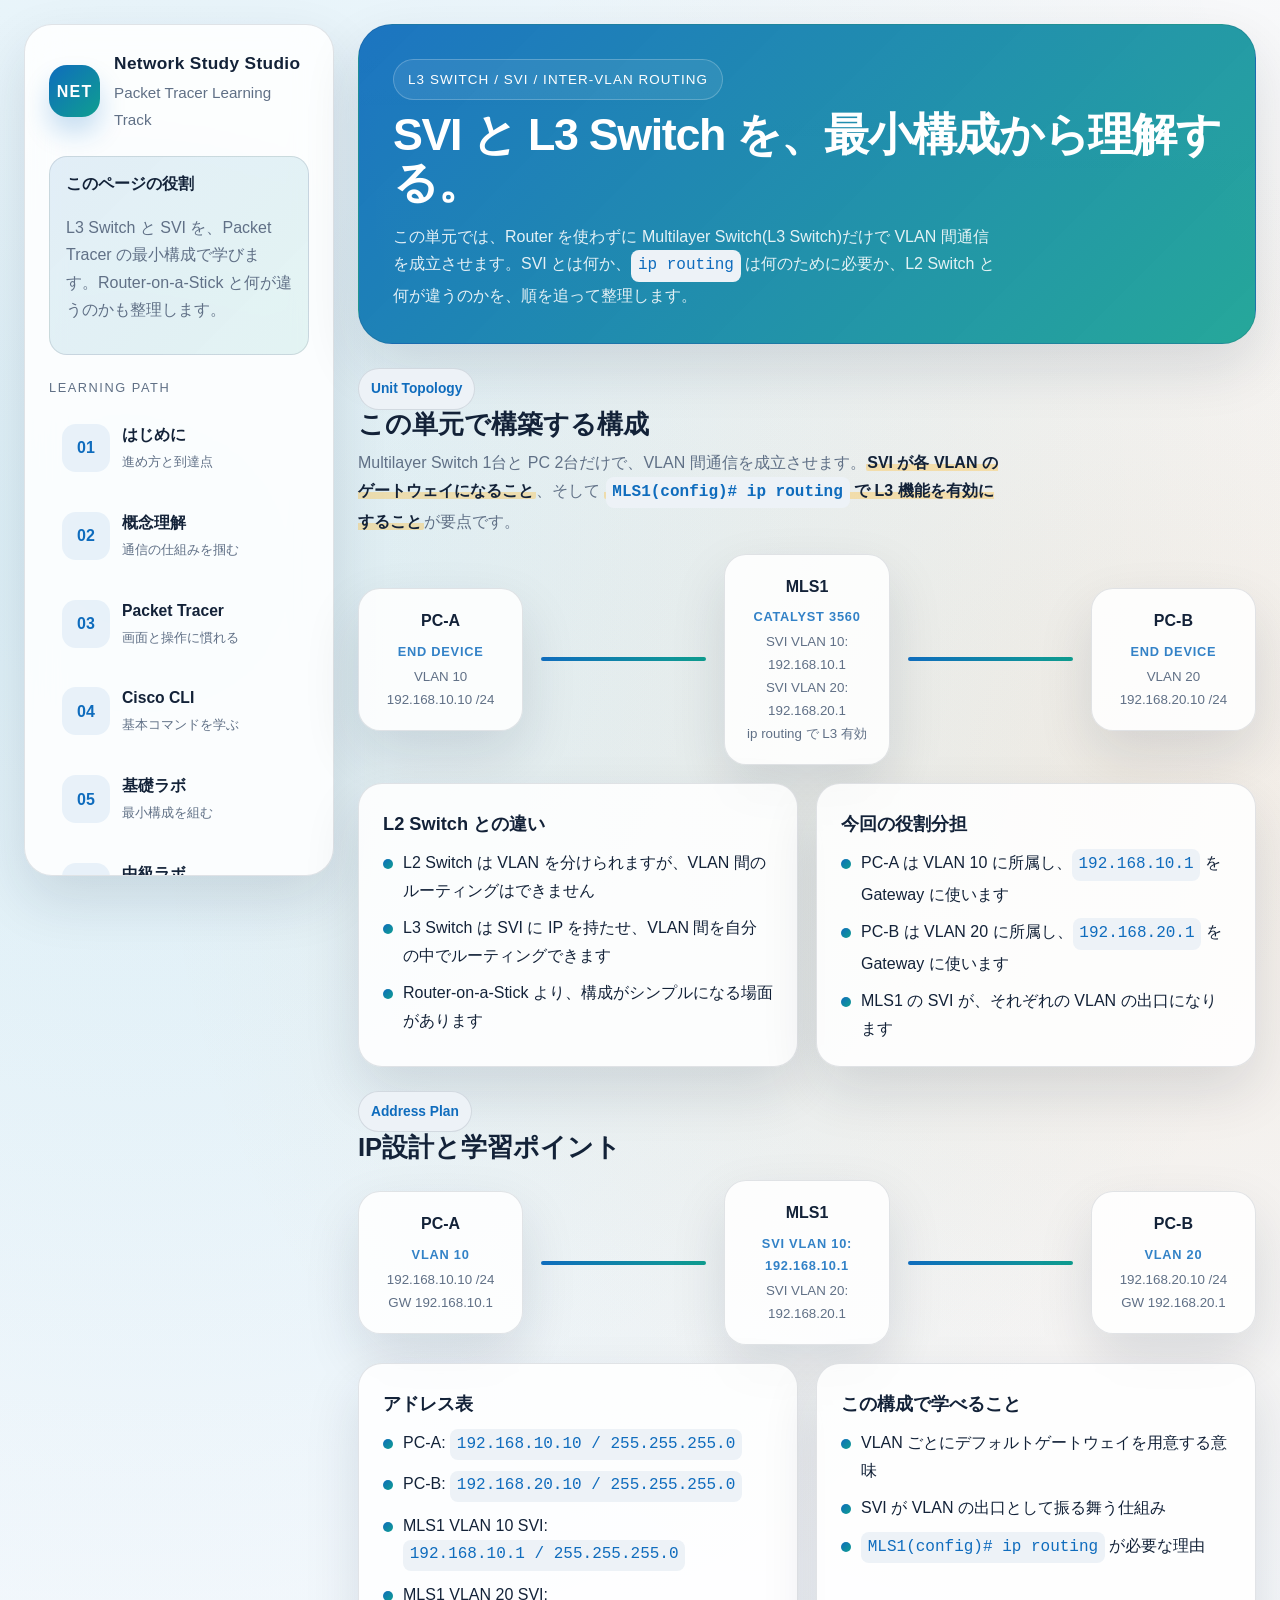
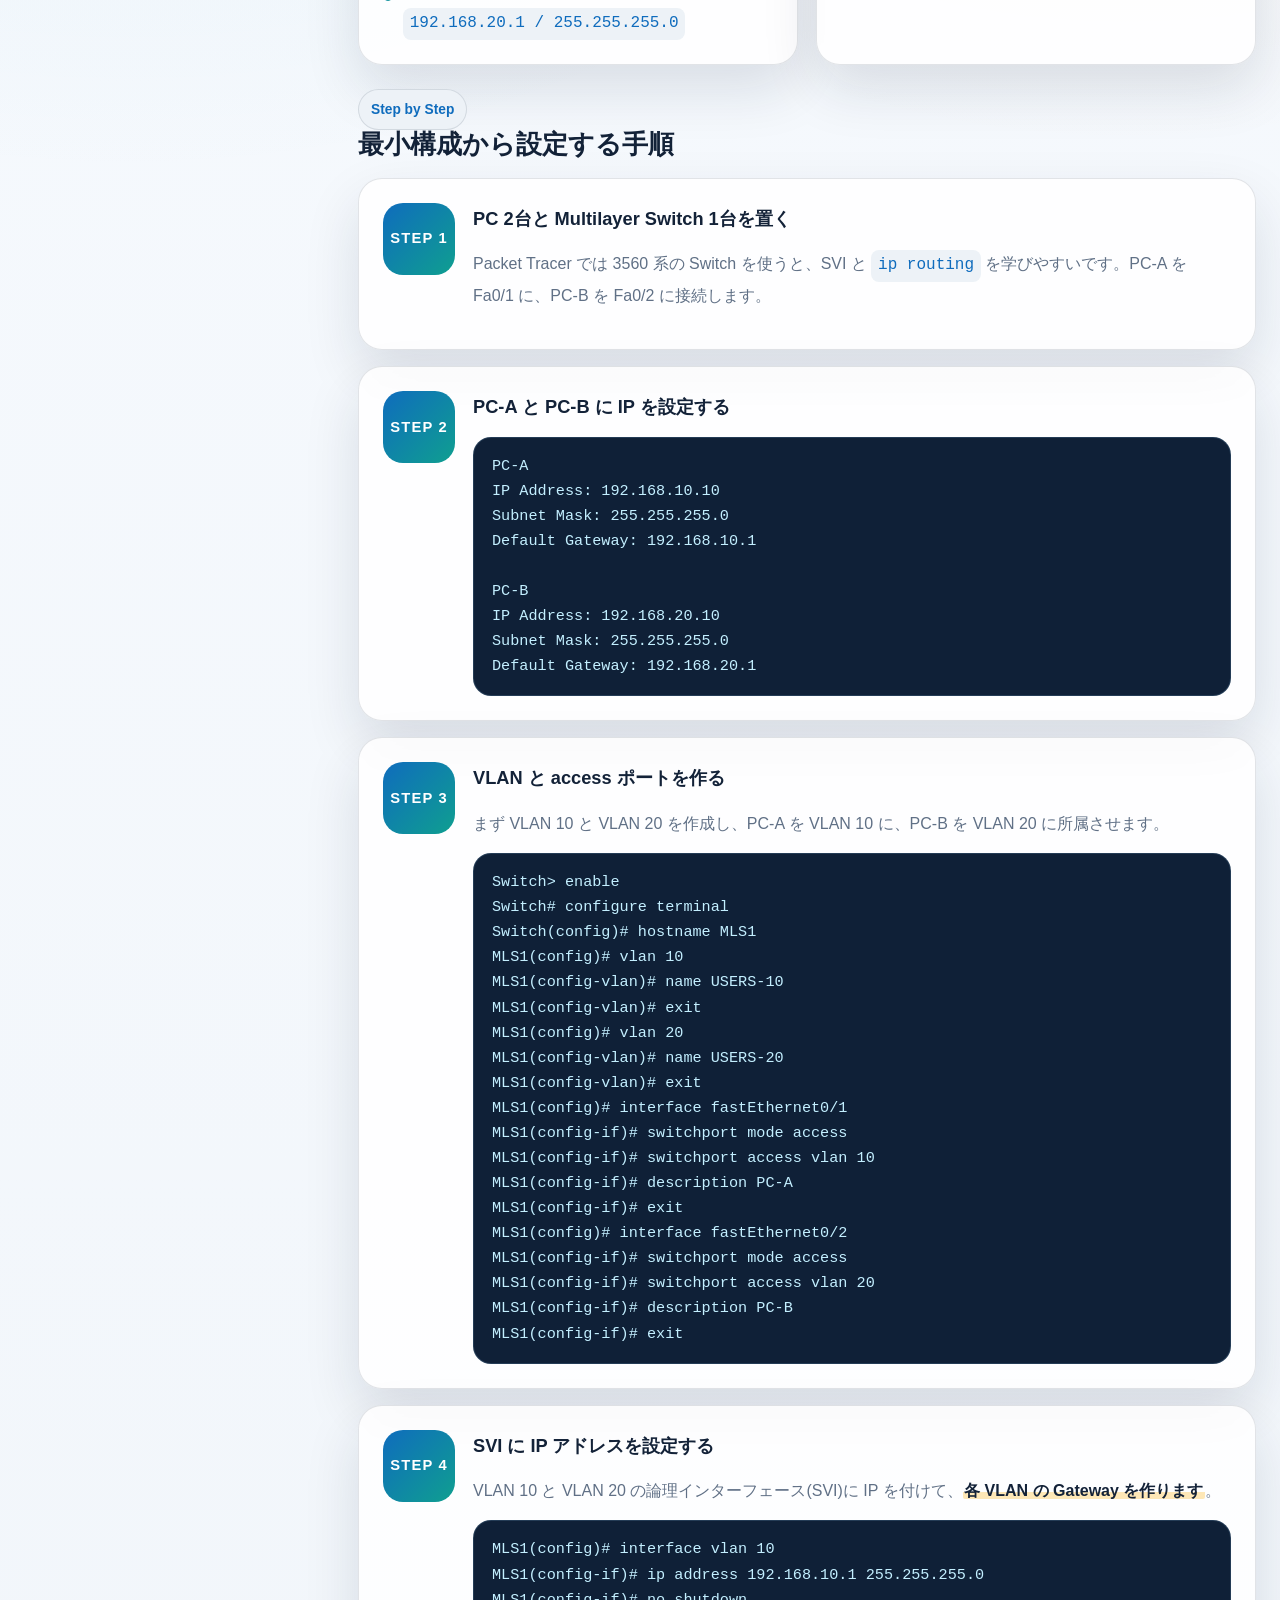
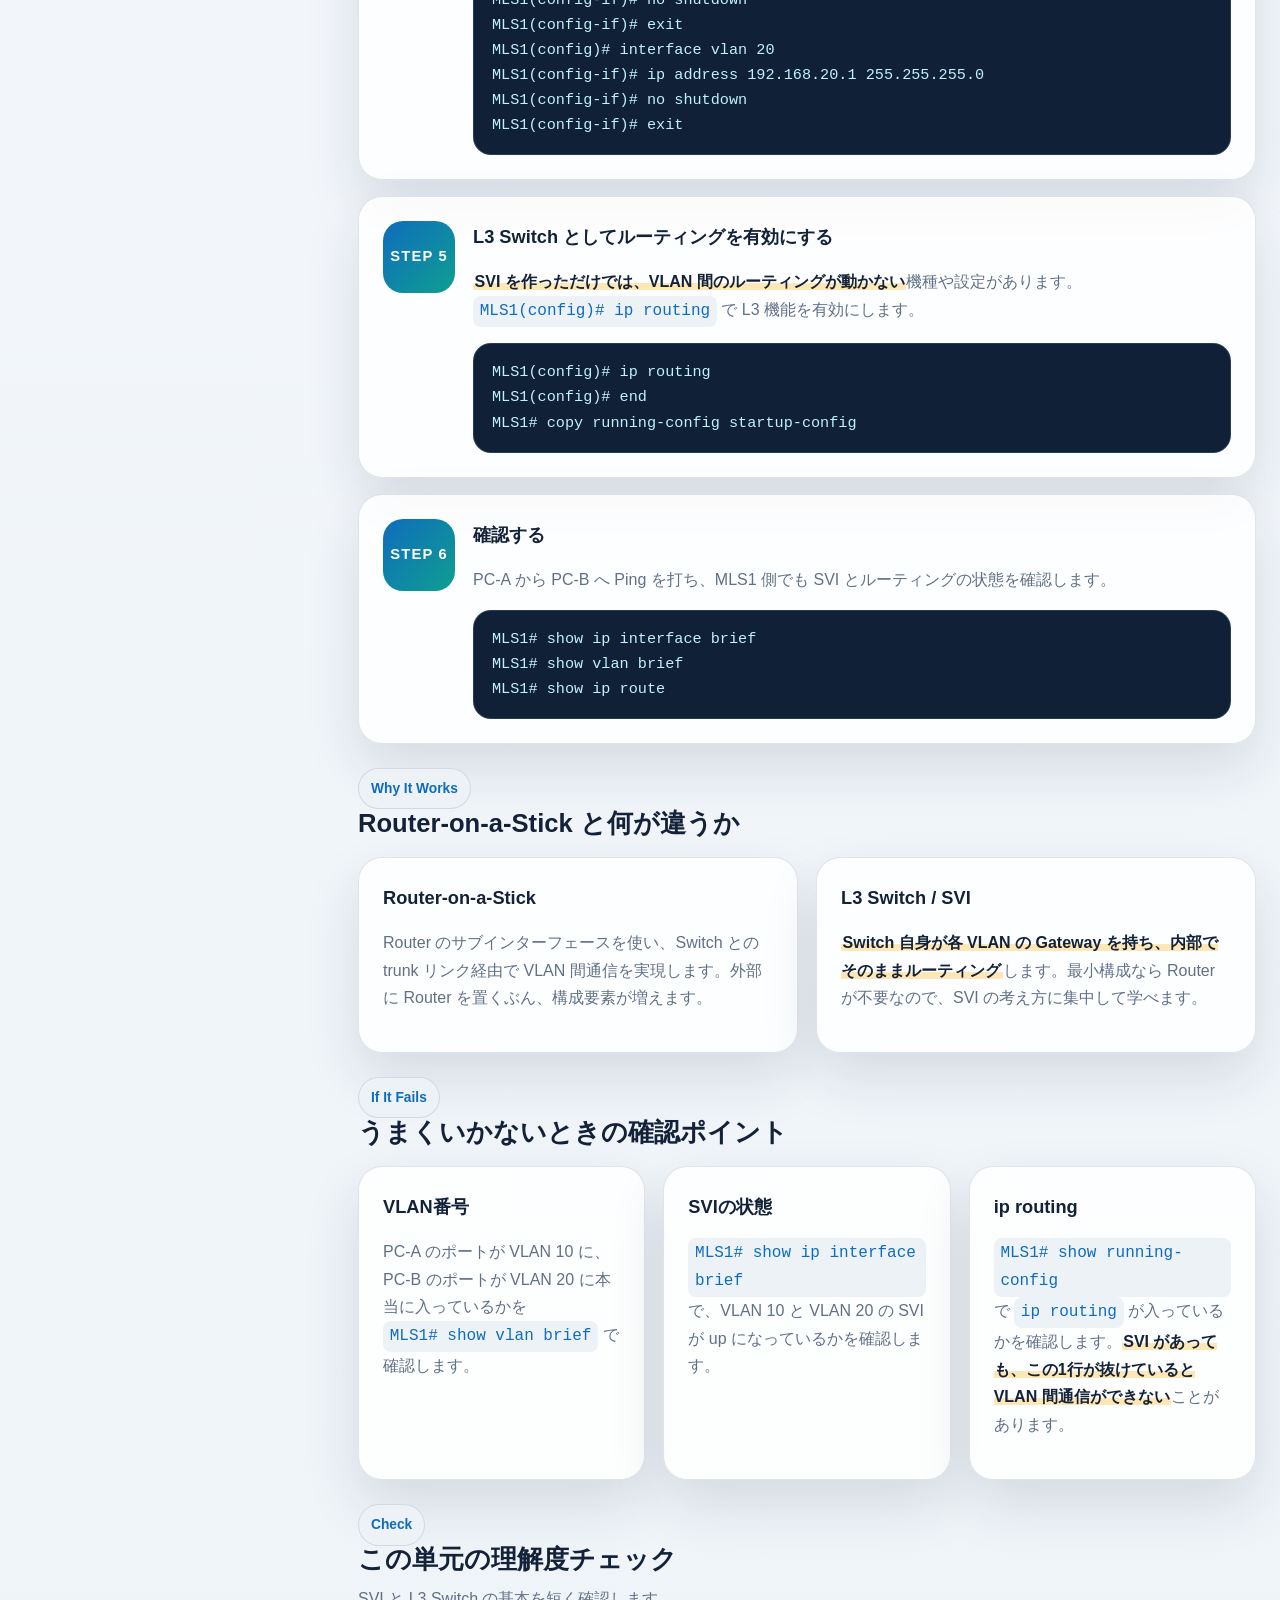
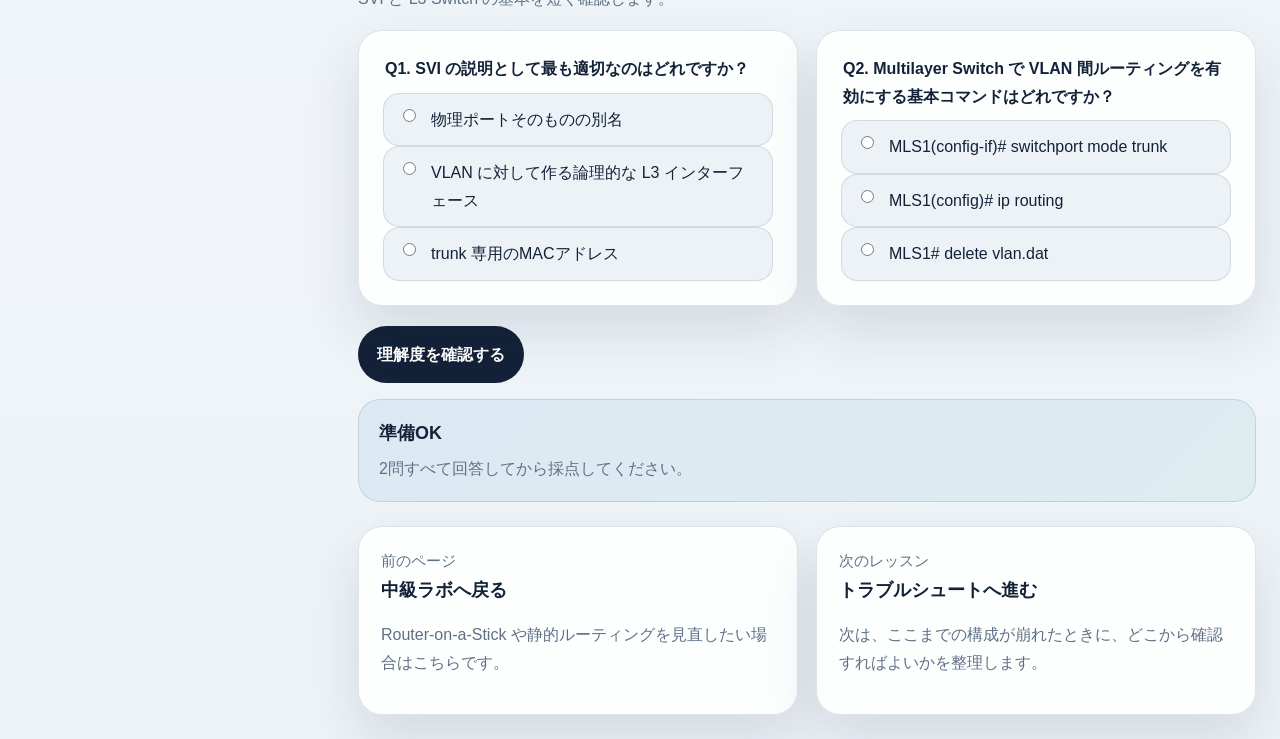
<file: l3-switch-svi.html>
<!DOCTYPE html>
<html lang="ja">
<head>
  <meta charset="UTF-8">
  <meta name="viewport" content="width=device-width, initial-scale=1.0">
  <title>L3 Switch / SVI | Packet Tracerで学ぶネットワーク入門</title>
  <link rel="stylesheet" href="styles.css">
  <script src="app.js" defer></script>
</head>
<body data-page="l3-switch-svi">
  <div class="site-shell">
    <aside class="sidebar fade-in">
      <a class="brand" href="index.html">
        <div class="brand-mark">NET</div>
        <div class="brand-copy">
          <strong>Network Study Studio</strong>
          <span>Packet Tracer Learning Track</span>
        </div>
      </a>
      <div class="sidebar-note">
        <strong>このページの役割</strong>
        <p>L3 Switch と SVI を、Packet Tracer の最小構成で学びます。Router-on-a-Stick と何が違うのかも整理します。</p>
      </div>
      <div>
        <p class="sidebar-title">Learning Path</p>
        <nav class="sidebar-nav">
          <a href="index.html" data-page-link="index"><div class="nav-number">01</div><div class="nav-copy"><strong>はじめに</strong><small>進め方と到達点</small></div></a>
          <a href="concepts.html" data-page-link="concepts"><div class="nav-number">02</div><div class="nav-copy"><strong>概念理解</strong><small>通信の仕組みを掴む</small></div></a>
          <a href="packet-tracer.html" data-page-link="packet-tracer"><div class="nav-number">03</div><div class="nav-copy"><strong>Packet Tracer</strong><small>画面と操作に慣れる</small></div></a>
          <a href="cisco-cli.html" data-page-link="cisco-cli"><div class="nav-number">04</div><div class="nav-copy"><strong>Cisco CLI</strong><small>基本コマンドを学ぶ</small></div></a>
          <a href="lab.html" data-page-link="lab"><div class="nav-number">05</div><div class="nav-copy"><strong>基礎ラボ</strong><small>最小構成を組む</small></div></a>
          <a href="intermediate-labs.html" data-page-link="intermediate-labs"><div class="nav-number">06</div><div class="nav-copy"><strong>中級ラボ</strong><small>VLANと静的ルート</small></div></a>
          <a href="l3-switch-svi.html" data-page-link="l3-switch-svi"><div class="nav-number">07</div><div class="nav-copy"><strong>L3 Switch / SVI</strong><small>SVIでVLAN間通信</small></div></a>
          <a href="troubleshooting.html" data-page-link="troubleshooting"><div class="nav-number">08</div><div class="nav-copy"><strong>トラブルシュート</strong><small>切り分け力を伸ばす</small></div></a>
          <a href="acl.html" data-page-link="acl"><div class="nav-number">09</div><div class="nav-copy"><strong>ACL入門</strong><small>通す通信を選ぶ</small></div></a>
          <a href="ospf.html" data-page-link="ospf"><div class="nav-number">10</div><div class="nav-copy"><strong>OSPF入門</strong><small>経路を自動で学ぶ</small></div></a>
          <a href="advanced-labs.html" data-page-link="advanced-labs"><div class="nav-number">11</div><div class="nav-copy"><strong>応用ラボ</strong><small>DHCP・NAT・ACL</small></div></a>
          <a href="redundancy.html" data-page-link="redundancy"><div class="nav-number">12</div><div class="nav-copy"><strong>冗長化</strong><small>STP・EtherChannel・HSRP</small></div></a>
          <a href="ipv6.html" data-page-link="ipv6"><div class="nav-number">13</div><div class="nav-copy"><strong>IPv6入門</strong><small>次世代アドレスを学ぶ</small></div></a>
          <a href="security-ops.html" data-page-link="security-ops"><div class="nav-number">14</div><div class="nav-copy"><strong>セキュリティと運用</strong><small>守る設定と管理</small></div></a>
        </nav>
      </div>
      <div class="theme-toggle" aria-label="表示テーマ切替">
        <span class="theme-toggle-mode" data-theme-mode="dark">ダーク</span>
        <label class="theme-switch" for="themeToggle">
          <input id="themeToggle" class="theme-toggle-input" type="checkbox" role="switch" aria-label="ライトモードに切り替え">
          <span class="theme-toggle-track">
            <span class="theme-toggle-thumb"></span>
          </span>
        </label>
        <span class="theme-toggle-mode" data-theme-mode="light">ライト</span>
      </div>
      <p class="sidebar-help">Packet Tracer で L3 Switch を使うときは、3560 系を選ぶと SVI の学習を進めやすいです。3560 の PC 向けポートは FastEthernet(<code>Fa0/1</code>〜)なので、この単元のコマンド例もそのポート名で書かれています。</p>
    </aside>

    <main class="content">
      <header class="page-header fade-in delay-1">
        <div class="eyebrow">L3 Switch / SVI / Inter-VLAN Routing</div>
        <h1>SVI と L3 Switch を、最小構成から理解する。</h1>
        <p>この単元では、Router を使わずに Multilayer Switch(L3 Switch)だけで VLAN 間通信を成立させます。SVI とは何か、<code>ip routing</code> は何のために必要か、L2 Switch と何が違うのかを、順を追って整理します。</p>
      </header>

      <section class="section fade-in delay-2">
        <div class="section-head">
          <div class="small-pill">Unit Topology</div>
          <h2>この単元で構築する構成</h2>
          <p>Multilayer Switch 1台と PC 2台だけで、VLAN 間通信を成立させます。<strong>SVI が各 VLAN のゲートウェイになること</strong>、そして <strong><code>MLS1(config)# ip routing</code> で L3 機能を有効にすること</strong>が要点です。</p>
        </div>
        <div class="topic-diagram">
          <div class="diagram-node">PC-A<small><span class="device-name">End Device</span>VLAN 10<br>192.168.10.10 /24</small></div>
          <div class="diagram-link"></div>
          <div class="diagram-node">MLS1<small><span class="device-name">Catalyst 3560</span>SVI VLAN 10: 192.168.10.1<br>SVI VLAN 20: 192.168.20.1<br>ip routing で L3 有効</small></div>
          <div class="diagram-link"></div>
          <div class="diagram-node">PC-B<small><span class="device-name">End Device</span>VLAN 20<br>192.168.20.10 /24</small></div>
        </div>
        <div class="grid-2">
          <article class="card">
            <h3>L2 Switch との違い</h3>
            <ul class="check-list">
              <li>L2 Switch は VLAN を分けられますが、VLAN 間のルーティングはできません</li>
              <li>L3 Switch は SVI に IP を持たせ、VLAN 間を自分の中でルーティングできます</li>
              <li>Router-on-a-Stick より、構成がシンプルになる場面があります</li>
            </ul>
          </article>
          <article class="card">
            <h3>今回の役割分担</h3>
            <ul class="packet-list">
              <li>PC-A は VLAN 10 に所属し、<code>192.168.10.1</code> を Gateway に使います</li>
              <li>PC-B は VLAN 20 に所属し、<code>192.168.20.1</code> を Gateway に使います</li>
              <li>MLS1 の SVI が、それぞれの VLAN の出口になります</li>
            </ul>
          </article>
        </div>
      </section>

      <section class="section fade-in delay-2">
        <div class="section-head">
          <div class="small-pill">Address Plan</div>
          <h2>IP設計と学習ポイント</h2>
        </div>

        <div class="topic-diagram">
          <div class="diagram-node">PC-A<small><span class="device-name">VLAN 10</span>192.168.10.10 /24<br>GW 192.168.10.1</small></div>
          <div class="diagram-link"></div>
          <div class="diagram-node">MLS1<small><span class="device-name">SVI VLAN 10: 192.168.10.1</span>SVI VLAN 20: 192.168.20.1</small></div>
          <div class="diagram-link"></div>
          <div class="diagram-node">PC-B<small><span class="device-name">VLAN 20</span>192.168.20.10 /24<br>GW 192.168.20.1</small></div>
        </div>

        <div class="grid-2">
          <article class="card">
            <h3>アドレス表</h3>
            <ul class="packet-list">
              <li>PC-A: <code>192.168.10.10 / 255.255.255.0</code></li>
              <li>PC-B: <code>192.168.20.10 / 255.255.255.0</code></li>
              <li>MLS1 VLAN 10 SVI: <code>192.168.10.1 / 255.255.255.0</code></li>
              <li>MLS1 VLAN 20 SVI: <code>192.168.20.1 / 255.255.255.0</code></li>
            </ul>
          </article>
          <article class="card">
            <h3>この構成で学べること</h3>
            <ul class="check-list">
              <li>VLAN ごとにデフォルトゲートウェイを用意する意味</li>
              <li>SVI が VLAN の出口として振る舞う仕組み</li>
              <li><code>MLS1(config)# ip routing</code> が必要な理由</li>
            </ul>
          </article>
        </div>
      </section>

      <section class="section fade-in delay-3">
        <div class="section-head">
          <div class="small-pill">Step by Step</div>
          <h2>最小構成から設定する手順</h2>
        </div>

        <div class="step-list">
          <article class="step-card">
            <div class="step-number">STEP 1</div>
            <div>
              <h3>PC 2台と Multilayer Switch 1台を置く</h3>
              <p>Packet Tracer では 3560 系の Switch を使うと、SVI と <code>ip routing</code> を学びやすいです。PC-A を Fa0/1 に、PC-B を Fa0/2 に接続します。</p>
            </div>
          </article>
          <article class="step-card">
            <div class="step-number">STEP 2</div>
            <div>
              <h3>PC-A と PC-B に IP を設定する</h3>
              <div class="code-block">PC-A
IP Address: 192.168.10.10
Subnet Mask: 255.255.255.0
Default Gateway: 192.168.10.1

PC-B
IP Address: 192.168.20.10
Subnet Mask: 255.255.255.0
Default Gateway: 192.168.20.1</div>
            </div>
          </article>
          <article class="step-card">
            <div class="step-number">STEP 3</div>
            <div>
              <h3>VLAN と access ポートを作る</h3>
              <p>まず VLAN 10 と VLAN 20 を作成し、PC-A を VLAN 10 に、PC-B を VLAN 20 に所属させます。</p>
              <div class="code-block">Switch> enable
Switch# configure terminal
Switch(config)# hostname MLS1
MLS1(config)# vlan 10
MLS1(config-vlan)# name USERS-10
MLS1(config-vlan)# exit
MLS1(config)# vlan 20
MLS1(config-vlan)# name USERS-20
MLS1(config-vlan)# exit
MLS1(config)# interface fastEthernet0/1
MLS1(config-if)# switchport mode access
MLS1(config-if)# switchport access vlan 10
MLS1(config-if)# description PC-A
MLS1(config-if)# exit
MLS1(config)# interface fastEthernet0/2
MLS1(config-if)# switchport mode access
MLS1(config-if)# switchport access vlan 20
MLS1(config-if)# description PC-B
MLS1(config-if)# exit</div>
            </div>
          </article>
          <article class="step-card">
            <div class="step-number">STEP 4</div>
            <div>
              <h3>SVI に IP アドレスを設定する</h3>
              <p>VLAN 10 と VLAN 20 の論理インターフェース(SVI)に IP を付けて、<strong>各 VLAN の Gateway を作ります</strong>。</p>
              <div class="code-block">MLS1(config)# interface vlan 10
MLS1(config-if)# ip address 192.168.10.1 255.255.255.0
MLS1(config-if)# no shutdown
MLS1(config-if)# exit
MLS1(config)# interface vlan 20
MLS1(config-if)# ip address 192.168.20.1 255.255.255.0
MLS1(config-if)# no shutdown
MLS1(config-if)# exit</div>
            </div>
          </article>
          <article class="step-card">
            <div class="step-number">STEP 5</div>
            <div>
              <h3>L3 Switch としてルーティングを有効にする</h3>
              <p><strong>SVI を作っただけでは、VLAN 間のルーティングが動かない</strong>機種や設定があります。<code>MLS1(config)# ip routing</code> で L3 機能を有効にします。</p>
              <div class="code-block">MLS1(config)# ip routing
MLS1(config)# end
MLS1# copy running-config startup-config</div>
            </div>
          </article>
          <article class="step-card">
            <div class="step-number">STEP 6</div>
            <div>
              <h3>確認する</h3>
              <p>PC-A から PC-B へ Ping を打ち、MLS1 側でも SVI とルーティングの状態を確認します。</p>
              <div class="code-block">MLS1# show ip interface brief
MLS1# show vlan brief
MLS1# show ip route</div>
            </div>
          </article>
        </div>
      </section>

      <section class="section fade-in delay-3">
        <div class="section-head">
          <div class="small-pill">Why It Works</div>
          <h2>Router-on-a-Stick と何が違うか</h2>
        </div>

        <div class="grid-2">
          <article class="card">
            <h3>Router-on-a-Stick</h3>
            <p>Router のサブインターフェースを使い、Switch との trunk リンク経由で VLAN 間通信を実現します。外部に Router を置くぶん、構成要素が増えます。</p>
          </article>
          <article class="card">
            <h3>L3 Switch / SVI</h3>
            <p><strong>Switch 自身が各 VLAN の Gateway を持ち、内部でそのままルーティング</strong>します。最小構成なら Router が不要なので、SVI の考え方に集中して学べます。</p>
          </article>
        </div>
      </section>

      <section class="section fade-in delay-3">
        <div class="section-head">
          <div class="small-pill">If It Fails</div>
          <h2>うまくいかないときの確認ポイント</h2>
        </div>

        <div class="grid-3">
          <article class="card">
            <h3>VLAN番号</h3>
            <p>PC-A のポートが VLAN 10 に、PC-B のポートが VLAN 20 に本当に入っているかを <code>MLS1# show vlan brief</code> で確認します。</p>
          </article>
          <article class="card">
            <h3>SVIの状態</h3>
            <p><code>MLS1# show ip interface brief</code> で、VLAN 10 と VLAN 20 の SVI が up になっているかを確認します。</p>
          </article>
          <article class="card">
            <h3>ip routing</h3>
            <p><code>MLS1# show running-config</code> で <code>ip routing</code> が入っているかを確認します。<strong>SVI があっても、この1行が抜けていると VLAN 間通信ができない</strong>ことがあります。</p>
          </article>
        </div>
      </section>

      <section class="section fade-in delay-3">
        <div class="section-head">
          <div class="small-pill">Check</div>
          <h2>この単元の理解度チェック</h2>
          <p class="quiz-help">SVI と L3 Switch の基本を短く確認します。</p>
        </div>

        <form data-quiz-form>
          <div class="quiz-grid">
            <article class="quiz-card quiz-question" data-question="q1" data-explanation="SVI は VLAN に対して作る論理的な L3 インターフェースで、各 VLAN のデフォルトゲートウェイになります。">
              <fieldset>
                <legend>Q1. SVI の説明として最も適切なのはどれですか？</legend>
                <label class="option-label"><input type="radio" name="svi-q1"> 物理ポートそのものの別名</label>
                <label class="option-label"><input type="radio" name="svi-q1" data-correct="true"> VLAN に対して作る論理的な L3 インターフェース</label>
                <label class="option-label"><input type="radio" name="svi-q1"> trunk 専用のMACアドレス</label>
              </fieldset>
            </article>
            <article class="quiz-card quiz-question" data-question="q2" data-explanation="Multilayer Switch で VLAN 間ルーティングを有効にする代表コマンドは MLS1(config)# ip routing です。">
              <fieldset>
                <legend>Q2. Multilayer Switch で VLAN 間ルーティングを有効にする基本コマンドはどれですか？</legend>
                <label class="option-label"><input type="radio" name="svi-q2"> MLS1(config-if)# switchport mode trunk</label>
                <label class="option-label"><input type="radio" name="svi-q2" data-correct="true"> MLS1(config)# ip routing</label>
                <label class="option-label"><input type="radio" name="svi-q2"> MLS1# delete vlan.dat</label>
              </fieldset>
            </article>
          </div>
          <div class="button-row" style="margin-top: 20px;">
            <button class="quiz-submit" type="submit">理解度を確認する</button>
          </div>
          <div class="quiz-result" data-quiz-result style="margin-top: 16px;">
            <strong>準備OK</strong>
            <div class="muted">2問すべて回答してから採点してください。</div>
          </div>
        </form>
      </section>

      <section class="lesson-footer fade-in delay-3">
        <a class="lesson-link" href="intermediate-labs.html">
          <span>前のページ</span>
          <strong>中級ラボへ戻る</strong>
          <p>Router-on-a-Stick や静的ルーティングを見直したい場合はこちらです。</p>
        </a>
        <a class="lesson-link" href="troubleshooting.html">
          <span>次のレッスン</span>
          <strong>トラブルシュートへ進む</strong>
          <p>次は、ここまでの構成が崩れたときに、どこから確認すればよいかを整理します。</p>
        </a>
      </section>
    </main>
  </div>
</body>
</html>
</file>
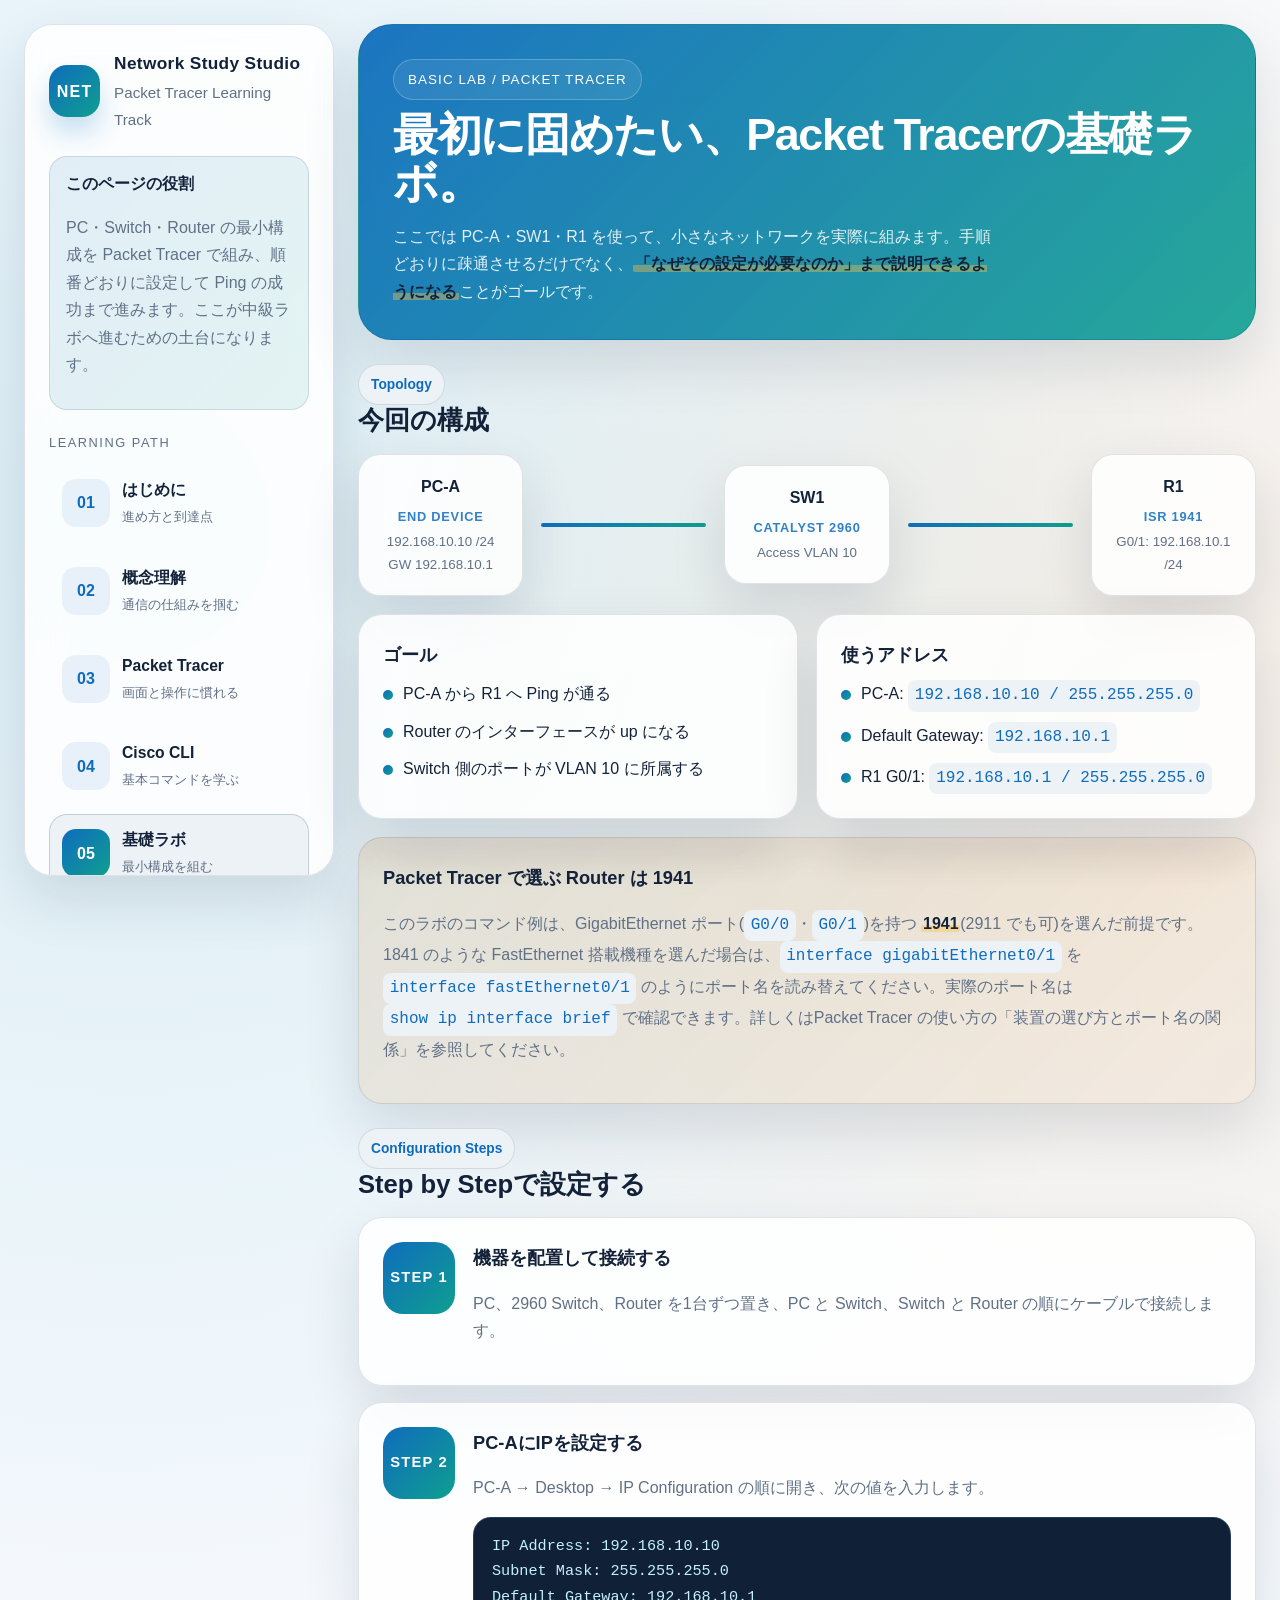
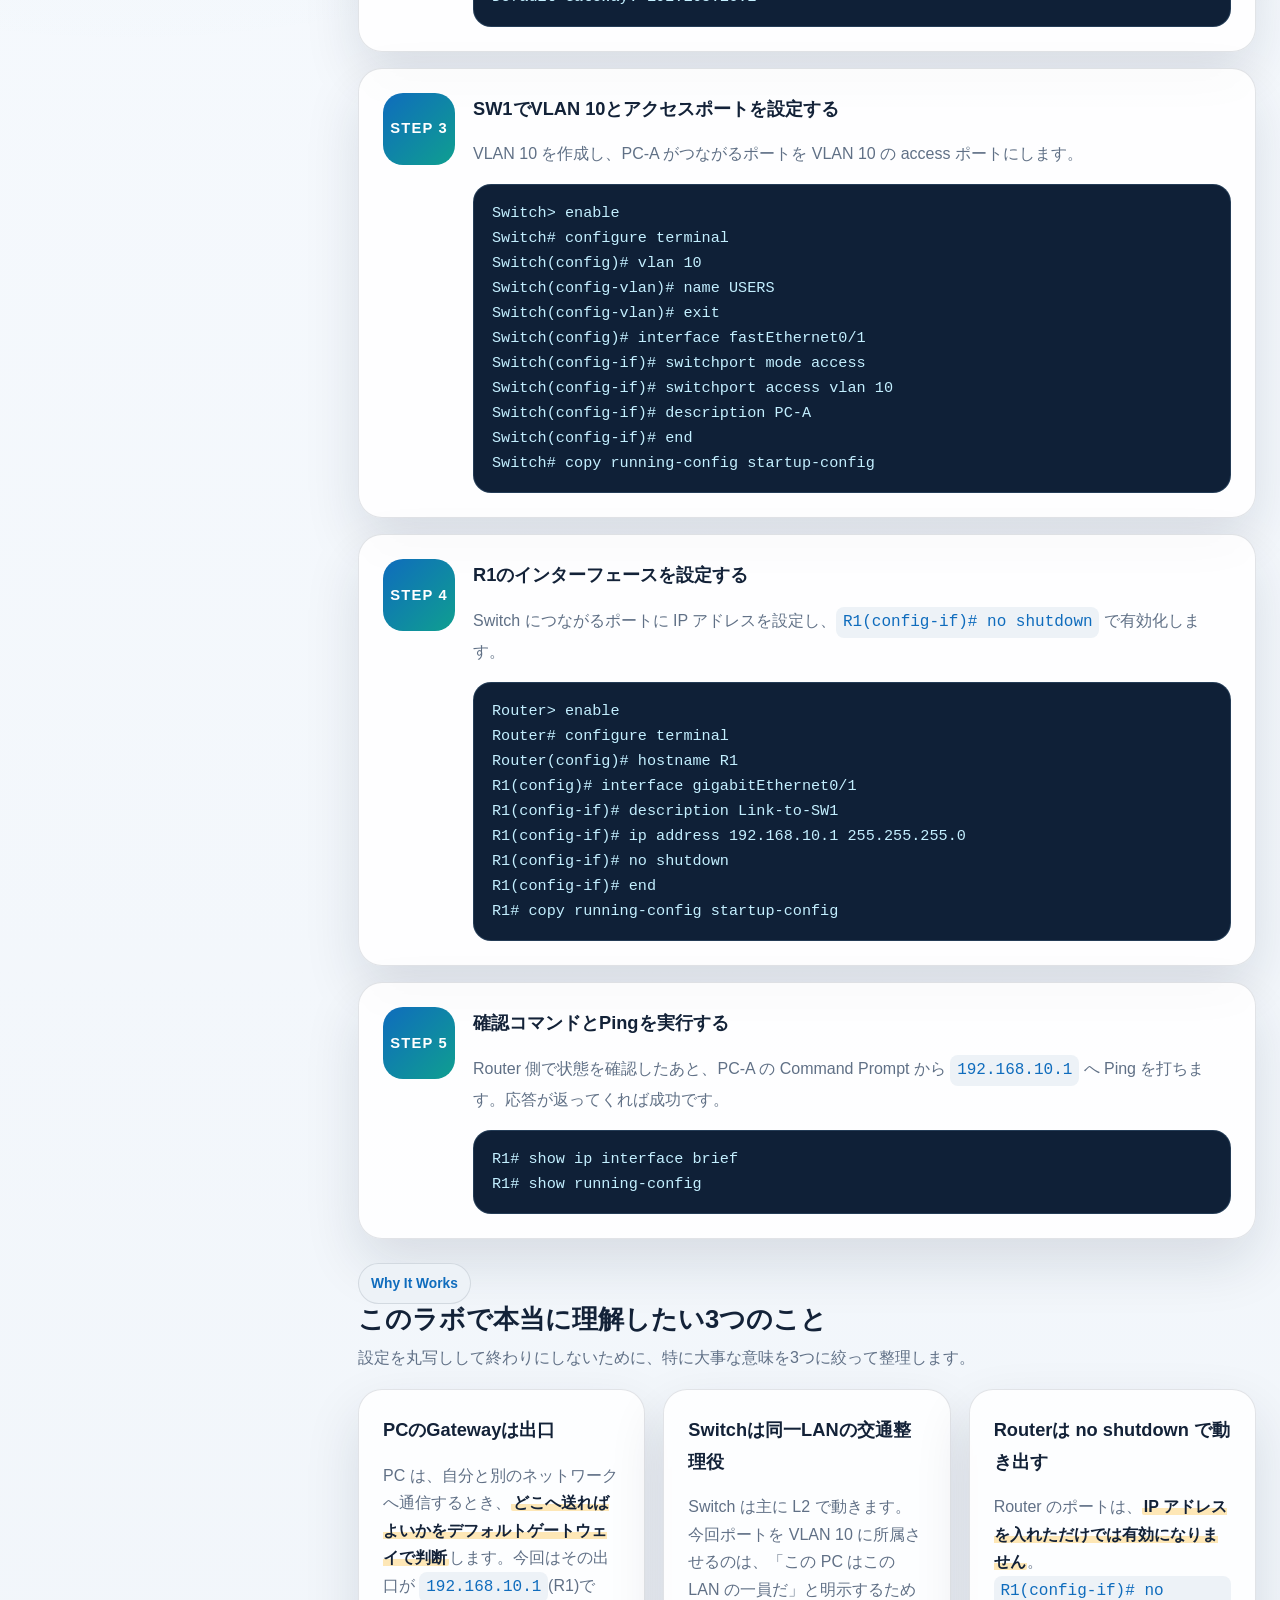
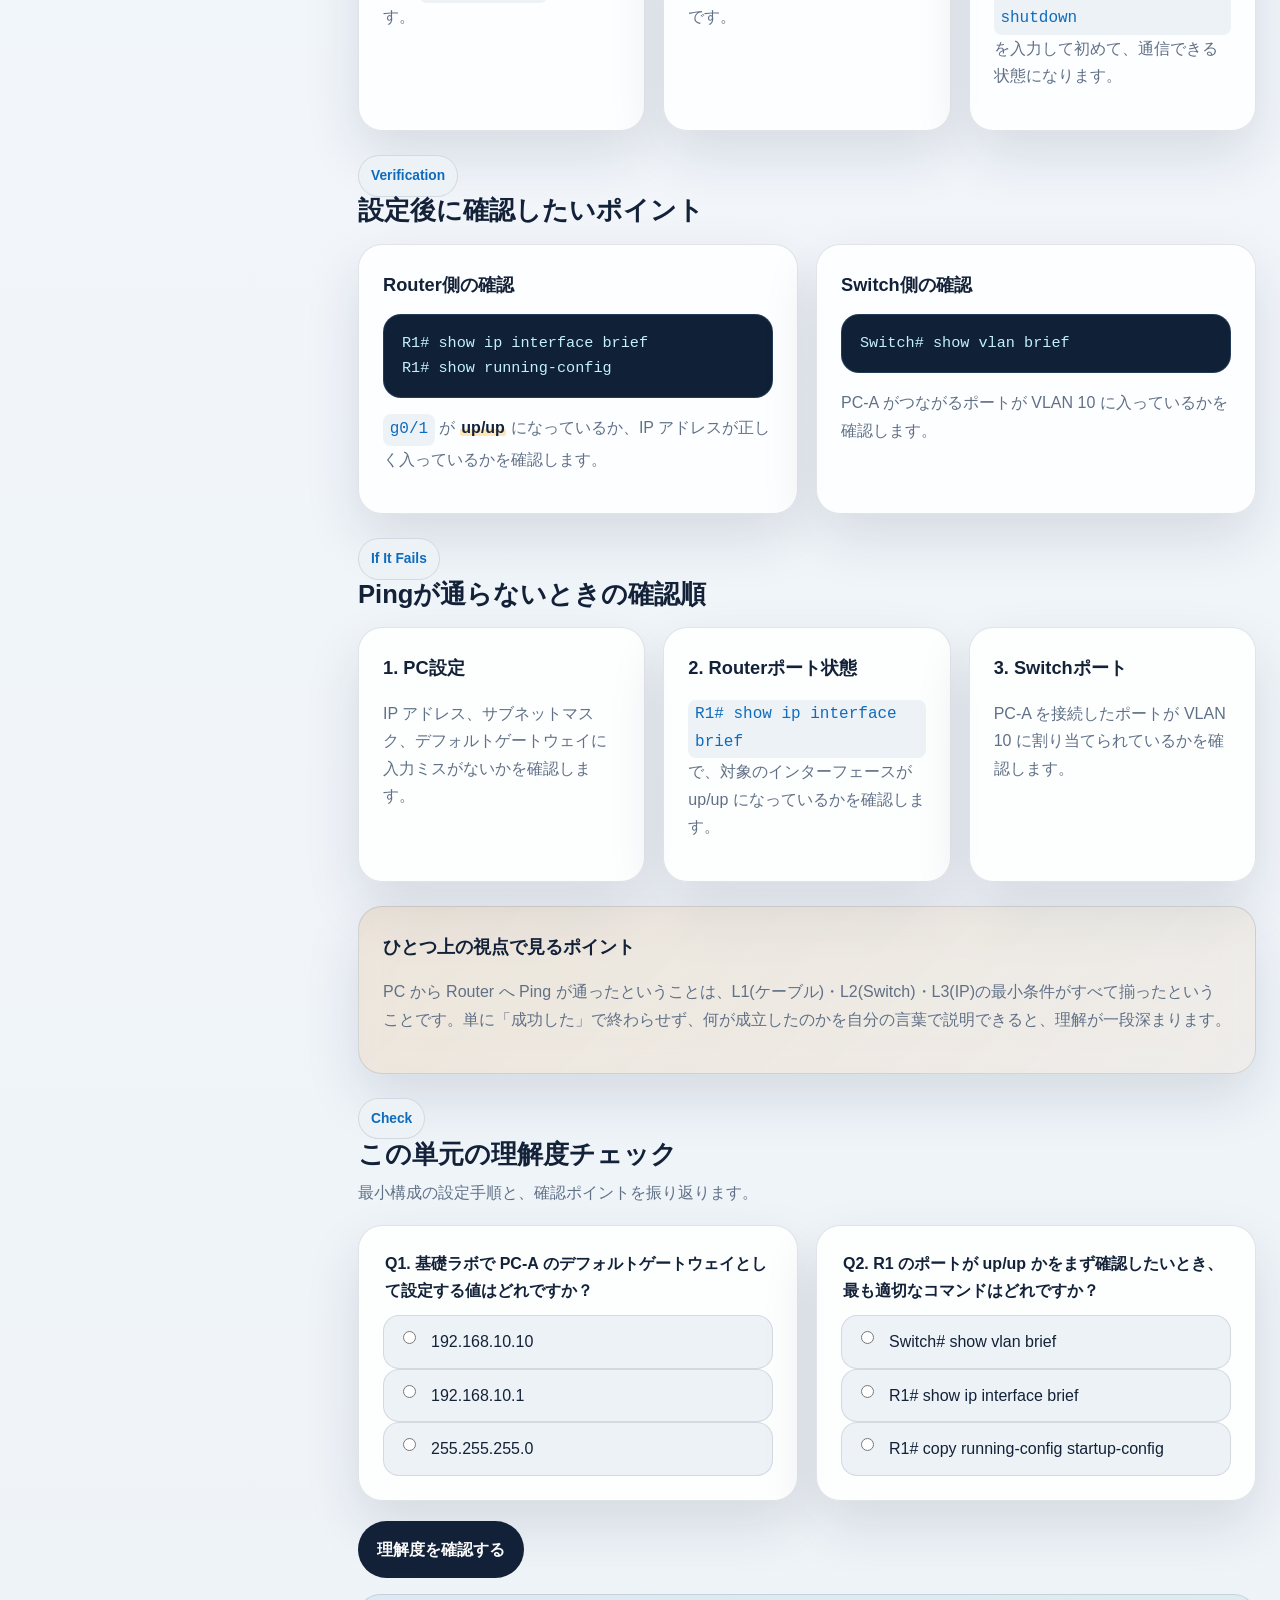
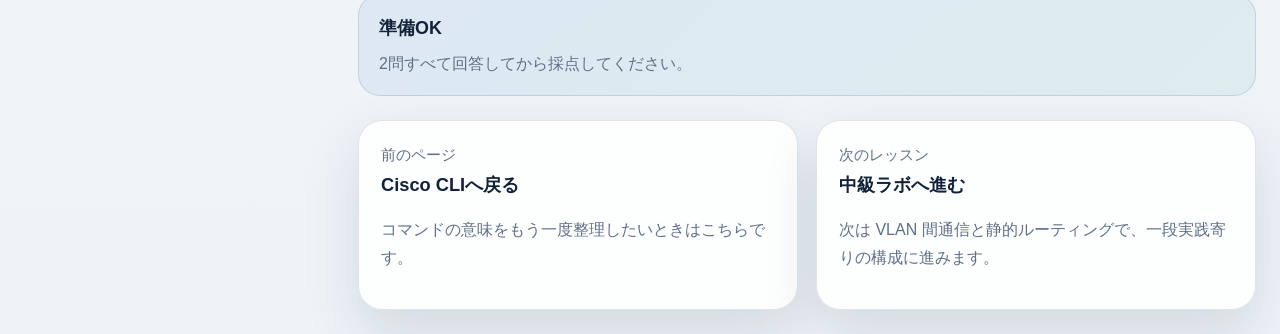
<file: lab.html>
<!DOCTYPE html>
<html lang="ja">
<head>
  <meta charset="UTF-8">
  <meta name="viewport" content="width=device-width, initial-scale=1.0">
  <title>基礎ラボ | Packet Tracerで学ぶネットワーク入門</title>
  <link rel="stylesheet" href="styles.css">
  <script src="app.js" defer></script>
</head>
<body data-page="lab">
  <div class="site-shell">
    <aside class="sidebar fade-in">
      <a class="brand" href="index.html">
        <div class="brand-mark">NET</div>
        <div class="brand-copy">
          <strong>Network Study Studio</strong>
          <span>Packet Tracer Learning Track</span>
        </div>
      </a>
      <div class="sidebar-note">
        <strong>このページの役割</strong>
        <p>PC・Switch・Router の最小構成を Packet Tracer で組み、順番どおりに設定して Ping の成功まで進みます。ここが中級ラボへ進むための土台になります。</p>
      </div>
      <div>
        <p class="sidebar-title">Learning Path</p>
        <nav class="sidebar-nav">
          <a href="index.html" data-page-link="index"><div class="nav-number">01</div><div class="nav-copy"><strong>はじめに</strong><small>進め方と到達点</small></div></a>
          <a href="concepts.html" data-page-link="concepts"><div class="nav-number">02</div><div class="nav-copy"><strong>概念理解</strong><small>通信の仕組みを掴む</small></div></a>
          <a href="packet-tracer.html" data-page-link="packet-tracer"><div class="nav-number">03</div><div class="nav-copy"><strong>Packet Tracer</strong><small>画面と操作に慣れる</small></div></a>
          <a href="cisco-cli.html" data-page-link="cisco-cli"><div class="nav-number">04</div><div class="nav-copy"><strong>Cisco CLI</strong><small>基本コマンドを学ぶ</small></div></a>
          <a href="lab.html" data-page-link="lab"><div class="nav-number">05</div><div class="nav-copy"><strong>基礎ラボ</strong><small>最小構成を組む</small></div></a>
          <a href="intermediate-labs.html" data-page-link="intermediate-labs"><div class="nav-number">06</div><div class="nav-copy"><strong>中級ラボ</strong><small>VLANと静的ルート</small></div></a>
          <a href="l3-switch-svi.html" data-page-link="l3-switch-svi"><div class="nav-number">07</div><div class="nav-copy"><strong>L3 Switch / SVI</strong><small>SVIでVLAN間通信</small></div></a>
          <a href="troubleshooting.html" data-page-link="troubleshooting"><div class="nav-number">08</div><div class="nav-copy"><strong>トラブルシュート</strong><small>切り分け力を伸ばす</small></div></a>
          <a href="acl.html" data-page-link="acl"><div class="nav-number">09</div><div class="nav-copy"><strong>ACL入門</strong><small>通す通信を選ぶ</small></div></a>
          <a href="ospf.html" data-page-link="ospf"><div class="nav-number">10</div><div class="nav-copy"><strong>OSPF入門</strong><small>経路を自動で学ぶ</small></div></a>
          <a href="advanced-labs.html" data-page-link="advanced-labs"><div class="nav-number">11</div><div class="nav-copy"><strong>応用ラボ</strong><small>DHCP・NAT・ACL</small></div></a>
          <a href="redundancy.html" data-page-link="redundancy"><div class="nav-number">12</div><div class="nav-copy"><strong>冗長化</strong><small>STP・EtherChannel・HSRP</small></div></a>
          <a href="ipv6.html" data-page-link="ipv6"><div class="nav-number">13</div><div class="nav-copy"><strong>IPv6入門</strong><small>次世代アドレスを学ぶ</small></div></a>
          <a href="security-ops.html" data-page-link="security-ops"><div class="nav-number">14</div><div class="nav-copy"><strong>セキュリティと運用</strong><small>守る設定と管理</small></div></a>
        </nav>
      </div>
      <div class="theme-toggle" aria-label="表示テーマ切替">
        <span class="theme-toggle-mode" data-theme-mode="dark">ダーク</span>
        <label class="theme-switch" for="themeToggle">
          <input id="themeToggle" class="theme-toggle-input" type="checkbox" role="switch" aria-label="ライトモードに切り替え">
          <span class="theme-toggle-track">
            <span class="theme-toggle-thumb"></span>
          </span>
        </label>
        <span class="theme-toggle-mode" data-theme-mode="light">ライト</span>
      </div>
      <p class="sidebar-help">このページでは、必ず上から順に設定してください。基礎ラボを自力で再現できるようになると、中級ラボの理解がかなり楽になります。</p>
    </aside>

    <main class="content">
      <header class="page-header fade-in delay-1">
        <div class="eyebrow">Basic Lab / Packet Tracer</div>
        <h1>最初に固めたい、Packet Tracerの基礎ラボ。</h1>
        <p>ここでは PC-A・SW1・R1 を使って、小さなネットワークを実際に組みます。手順どおりに疎通させるだけでなく、<strong>「なぜその設定が必要なのか」まで説明できるようになる</strong>ことがゴールです。</p>
      </header>

      <section class="section fade-in delay-2">
        <div class="section-head">
          <div class="small-pill">Topology</div>
          <h2>今回の構成</h2>
        </div>

        <div class="topic-diagram">
          <div class="diagram-node">PC-A<small><span class="device-name">End Device</span>192.168.10.10 /24<br>GW 192.168.10.1</small></div>
          <div class="diagram-link"></div>
          <div class="diagram-node">SW1<small><span class="device-name">Catalyst 2960</span>Access VLAN 10</small></div>
          <div class="diagram-link"></div>
          <div class="diagram-node">R1<small><span class="device-name">ISR 1941</span>G0/1: 192.168.10.1 /24</small></div>
        </div>

        <div class="grid-2">
          <article class="card">
            <h3>ゴール</h3>
            <ul class="check-list">
              <li>PC-A から R1 へ Ping が通る</li>
              <li>Router のインターフェースが up になる</li>
              <li>Switch 側のポートが VLAN 10 に所属する</li>
            </ul>
          </article>
          <article class="card">
            <h3>使うアドレス</h3>
            <ul class="packet-list">
              <li>PC-A: <code>192.168.10.10 / 255.255.255.0</code></li>
              <li>Default Gateway: <code>192.168.10.1</code></li>
              <li>R1 G0/1: <code>192.168.10.1 / 255.255.255.0</code></li>
            </ul>
          </article>
        </div>

        <section class="callout warning">
          <h3>Packet Tracer で選ぶ Router は 1941</h3>
          <p>このラボのコマンド例は、GigabitEthernet ポート(<code>G0/0</code>・<code>G0/1</code>)を持つ <strong>1941</strong>(2911 でも可)を選んだ前提です。1841 のような FastEthernet 搭載機種を選んだ場合は、<code>interface gigabitEthernet0/1</code> を <code>interface fastEthernet0/1</code> のようにポート名を読み替えてください。実際のポート名は <code>show ip interface brief</code> で確認できます。詳しくは<a href="packet-tracer.html">Packet Tracer の使い方</a>の「装置の選び方とポート名の関係」を参照してください。</p>
        </section>
      </section>

      <section class="section fade-in delay-2">
        <div class="section-head">
          <div class="small-pill">Configuration Steps</div>
          <h2>Step by Stepで設定する</h2>
        </div>

        <div class="step-list">
          <article class="step-card">
            <div class="step-number">STEP 1</div>
            <div>
              <h3>機器を配置して接続する</h3>
              <p>PC、2960 Switch、Router を1台ずつ置き、PC と Switch、Switch と Router の順にケーブルで接続します。</p>
            </div>
          </article>
          <article class="step-card">
            <div class="step-number">STEP 2</div>
            <div>
              <h3>PC-AにIPを設定する</h3>
              <p>PC-A → Desktop → IP Configuration の順に開き、次の値を入力します。</p>
              <div class="code-block">IP Address: 192.168.10.10
Subnet Mask: 255.255.255.0
Default Gateway: 192.168.10.1</div>
            </div>
          </article>
          <article class="step-card">
            <div class="step-number">STEP 3</div>
            <div>
              <h3>SW1でVLAN 10とアクセスポートを設定する</h3>
              <p>VLAN 10 を作成し、PC-A がつながるポートを VLAN 10 の access ポートにします。</p>
              <div class="code-block">Switch> enable
Switch# configure terminal
Switch(config)# vlan 10
Switch(config-vlan)# name USERS
Switch(config-vlan)# exit
Switch(config)# interface fastEthernet0/1
Switch(config-if)# switchport mode access
Switch(config-if)# switchport access vlan 10
Switch(config-if)# description PC-A
Switch(config-if)# end
Switch# copy running-config startup-config</div>
            </div>
          </article>
          <article class="step-card">
            <div class="step-number">STEP 4</div>
            <div>
              <h3>R1のインターフェースを設定する</h3>
              <p>Switch につながるポートに IP アドレスを設定し、<code>R1(config-if)# no shutdown</code> で有効化します。</p>
              <div class="code-block">Router> enable
Router# configure terminal
Router(config)# hostname R1
R1(config)# interface gigabitEthernet0/1
R1(config-if)# description Link-to-SW1
R1(config-if)# ip address 192.168.10.1 255.255.255.0
R1(config-if)# no shutdown
R1(config-if)# end
R1# copy running-config startup-config</div>
            </div>
          </article>
          <article class="step-card">
            <div class="step-number">STEP 5</div>
            <div>
              <h3>確認コマンドとPingを実行する</h3>
              <p>Router 側で状態を確認したあと、PC-A の Command Prompt から <code>192.168.10.1</code> へ Ping を打ちます。応答が返ってくれば成功です。</p>
              <div class="code-block">R1# show ip interface brief
R1# show running-config</div>
            </div>
          </article>
        </div>
      </section>

      <section class="section fade-in delay-3">
        <div class="section-head">
          <div class="small-pill">Why It Works</div>
          <h2>このラボで本当に理解したい3つのこと</h2>
          <p>設定を丸写しして終わりにしないために、特に大事な意味を3つに絞って整理します。</p>
        </div>

        <div class="grid-3">
          <article class="card">
            <h3>PCのGatewayは出口</h3>
            <p>PC は、自分と別のネットワークへ通信するとき、<strong>どこへ送ればよいかをデフォルトゲートウェイで判断</strong>します。今回はその出口が <code>192.168.10.1</code>(R1)です。</p>
          </article>
          <article class="card">
            <h3>Switchは同一LANの交通整理役</h3>
            <p>Switch は主に L2 で動きます。今回ポートを VLAN 10 に所属させるのは、「この PC はこの LAN の一員だ」と明示するためです。</p>
          </article>
          <article class="card">
            <h3>Routerは no shutdown で動き出す</h3>
            <p>Router のポートは、<strong>IP アドレスを入れただけでは有効になりません</strong>。<code>R1(config-if)# no shutdown</code> を入力して初めて、通信できる状態になります。</p>
          </article>
        </div>
      </section>

      <section class="section fade-in delay-3">
        <div class="section-head">
          <div class="small-pill">Verification</div>
          <h2>設定後に確認したいポイント</h2>
        </div>

        <div class="grid-2">
          <article class="card">
            <h3>Router側の確認</h3>
            <div class="code-block">R1# show ip interface brief
R1# show running-config</div>
            <p><code>g0/1</code> が <strong>up/up</strong> になっているか、IP アドレスが正しく入っているかを確認します。</p>
          </article>
          <article class="card">
            <h3>Switch側の確認</h3>
            <div class="code-block">Switch# show vlan brief</div>
            <p>PC-A がつながるポートが VLAN 10 に入っているかを確認します。</p>
          </article>
        </div>
      </section>

      <section class="section fade-in delay-3">
        <div class="section-head">
          <div class="small-pill">If It Fails</div>
          <h2>Pingが通らないときの確認順</h2>
        </div>

        <div class="grid-3">
          <article class="card">
            <h3>1. PC設定</h3>
            <p>IP アドレス、サブネットマスク、デフォルトゲートウェイに入力ミスがないかを確認します。</p>
          </article>
          <article class="card">
            <h3>2. Routerポート状態</h3>
            <p><code>R1# show ip interface brief</code> で、対象のインターフェースが up/up になっているかを確認します。</p>
          </article>
          <article class="card">
            <h3>3. Switchポート</h3>
            <p>PC-A を接続したポートが VLAN 10 に割り当てられているかを確認します。</p>
          </article>
        </div>
      </section>

      <section class="callout warning fade-in delay-3">
        <h3>ひとつ上の視点で見るポイント</h3>
        <p>PC から Router へ Ping が通ったということは、L1(ケーブル)・L2(Switch)・L3(IP)の最小条件がすべて揃ったということです。単に「成功した」で終わらせず、何が成立したのかを自分の言葉で説明できると、理解が一段深まります。</p>
      </section>

      <section class="section fade-in delay-3">
        <div class="section-head">
          <div class="small-pill">Check</div>
          <h2>この単元の理解度チェック</h2>
          <p class="quiz-help">最小構成の設定手順と、確認ポイントを振り返ります。</p>
        </div>

        <form data-quiz-form>
          <div class="quiz-grid">
            <article class="quiz-card quiz-question" data-question="q1" data-explanation="PC-A の出口となるのは R1 の 192.168.10.1 なので、デフォルトゲートウェイにはその値を設定します。">
              <fieldset>
                <legend>Q1. 基礎ラボで PC-A のデフォルトゲートウェイとして設定する値はどれですか？</legend>
                <label class="option-label"><input type="radio" name="lab-q1"> 192.168.10.10</label>
                <label class="option-label"><input type="radio" name="lab-q1" data-correct="true"> 192.168.10.1</label>
                <label class="option-label"><input type="radio" name="lab-q1"> 255.255.255.0</label>
              </fieldset>
            </article>
            <article class="quiz-card quiz-question" data-question="q2" data-explanation="Router のインターフェース状態を手早く確認したいときは、R1# show ip interface brief が定番です。">
              <fieldset>
                <legend>Q2. R1 のポートが up/up かをまず確認したいとき、最も適切なコマンドはどれですか？</legend>
                <label class="option-label"><input type="radio" name="lab-q2"> Switch# show vlan brief</label>
                <label class="option-label"><input type="radio" name="lab-q2" data-correct="true"> R1# show ip interface brief</label>
                <label class="option-label"><input type="radio" name="lab-q2"> R1# copy running-config startup-config</label>
              </fieldset>
            </article>
          </div>
          <div class="button-row" style="margin-top: 20px;">
            <button class="quiz-submit" type="submit">理解度を確認する</button>
          </div>
          <div class="quiz-result" data-quiz-result style="margin-top: 16px;">
            <strong>準備OK</strong>
            <div class="muted">2問すべて回答してから採点してください。</div>
          </div>
        </form>
      </section>

      <section class="lesson-footer fade-in delay-3">
        <a class="lesson-link" href="cisco-cli.html">
          <span>前のページ</span>
          <strong>Cisco CLIへ戻る</strong>
          <p>コマンドの意味をもう一度整理したいときはこちらです。</p>
        </a>
        <a class="lesson-link" href="intermediate-labs.html">
          <span>次のレッスン</span>
          <strong>中級ラボへ進む</strong>
          <p>次は VLAN 間通信と静的ルーティングで、一段実践寄りの構成に進みます。</p>
        </a>
      </section>
    </main>
  </div>
</body>
</html>
</file>
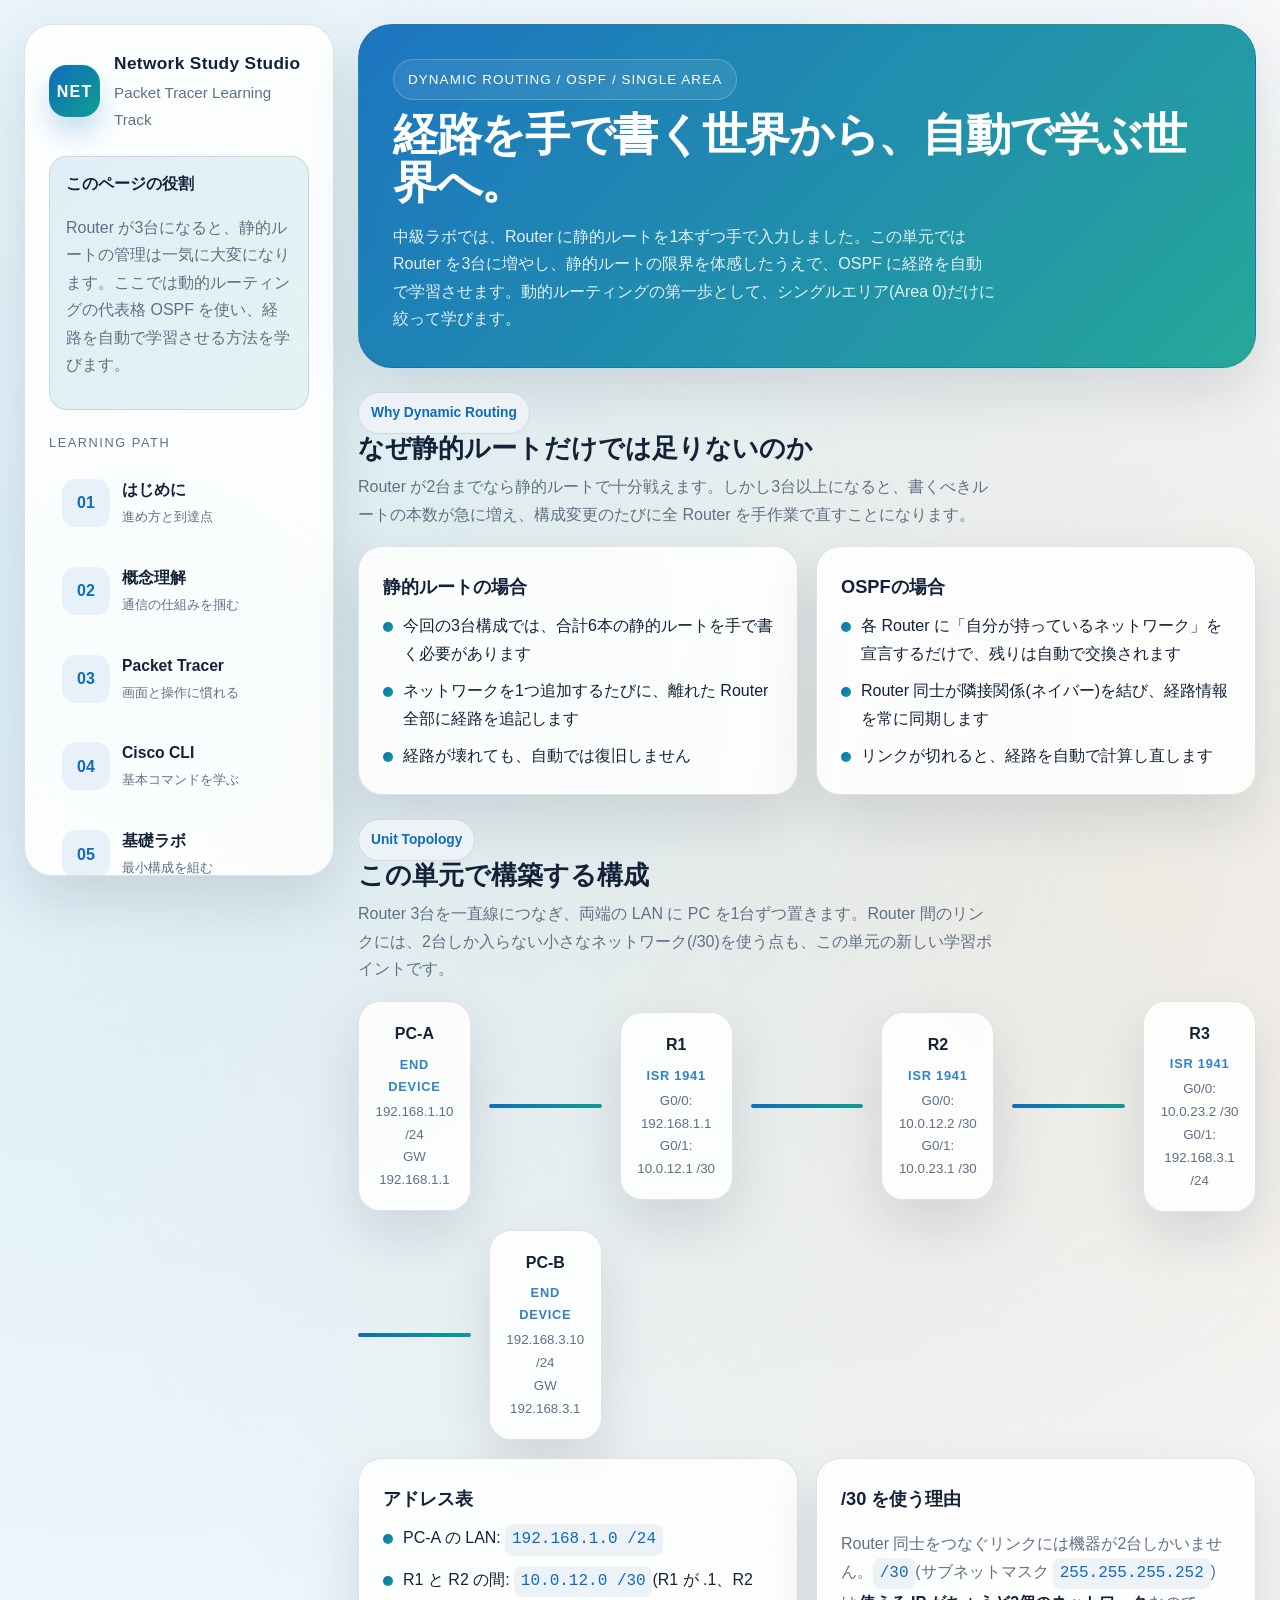
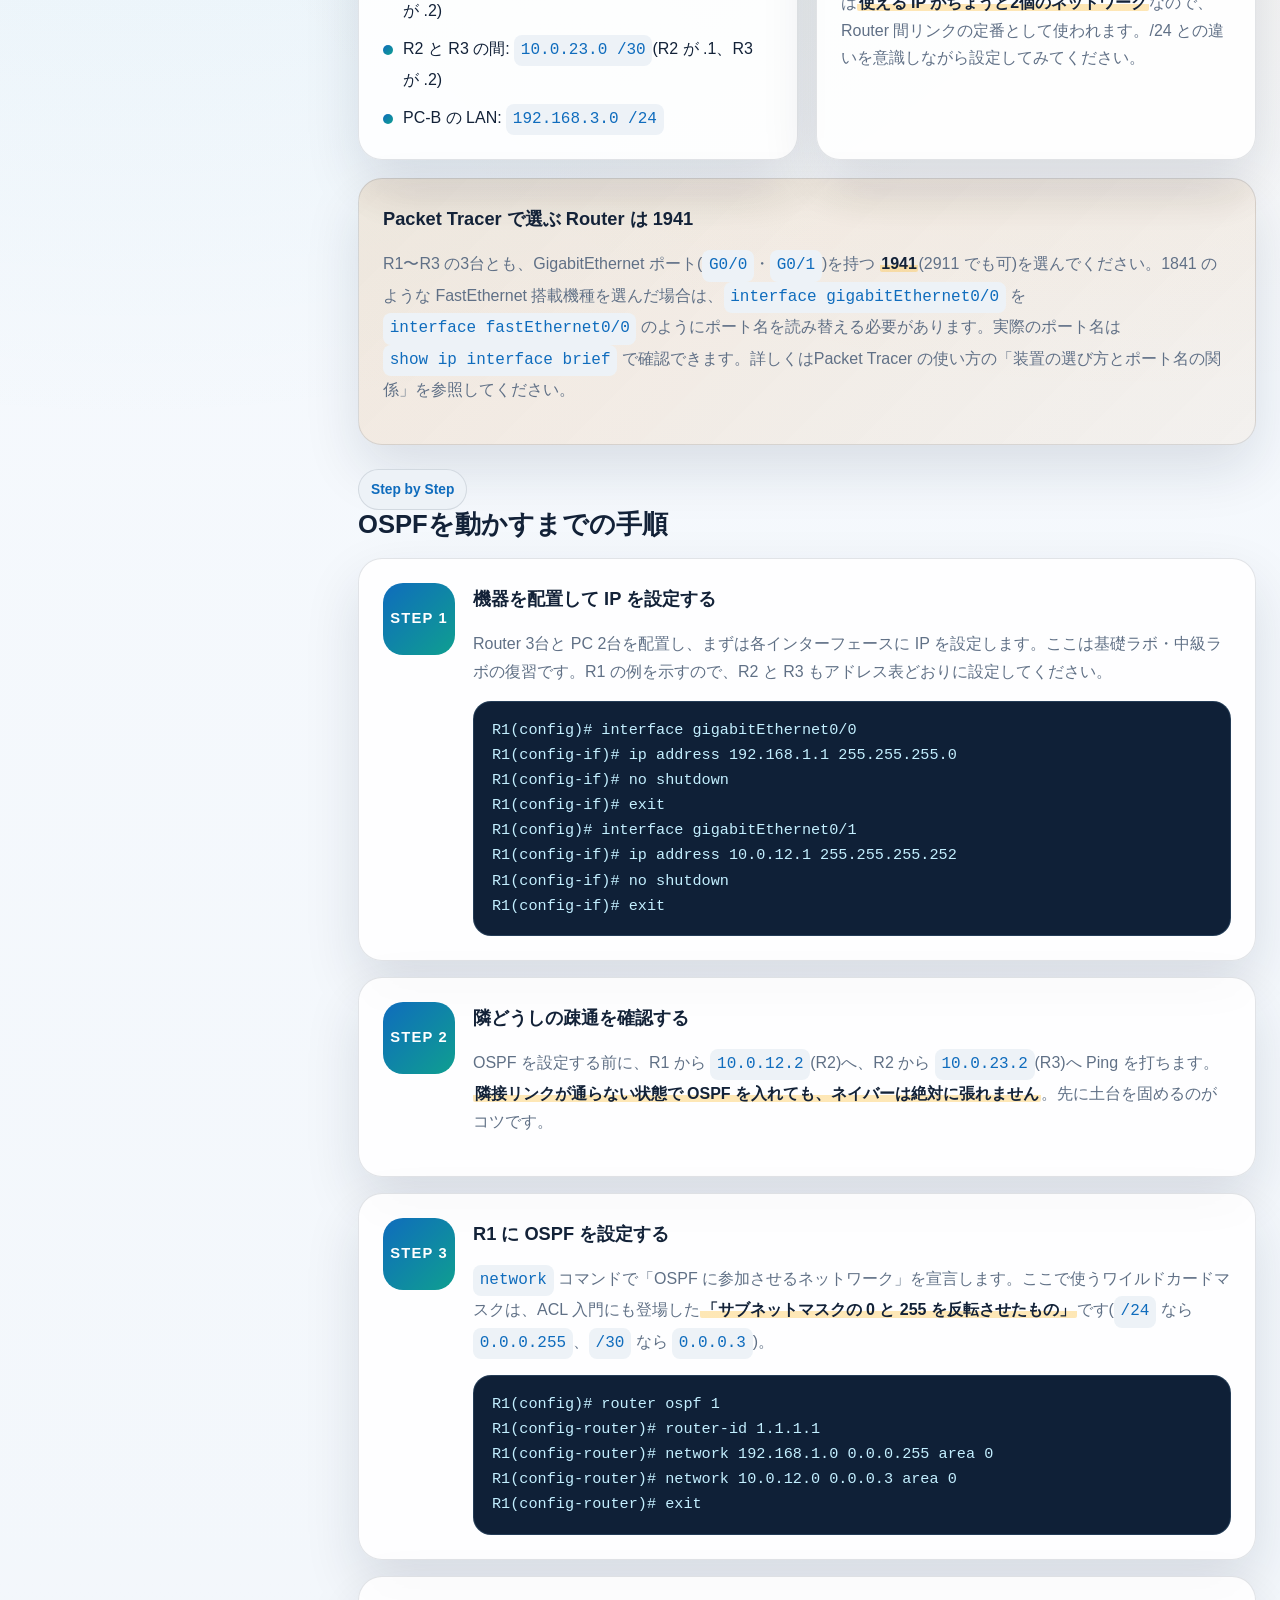
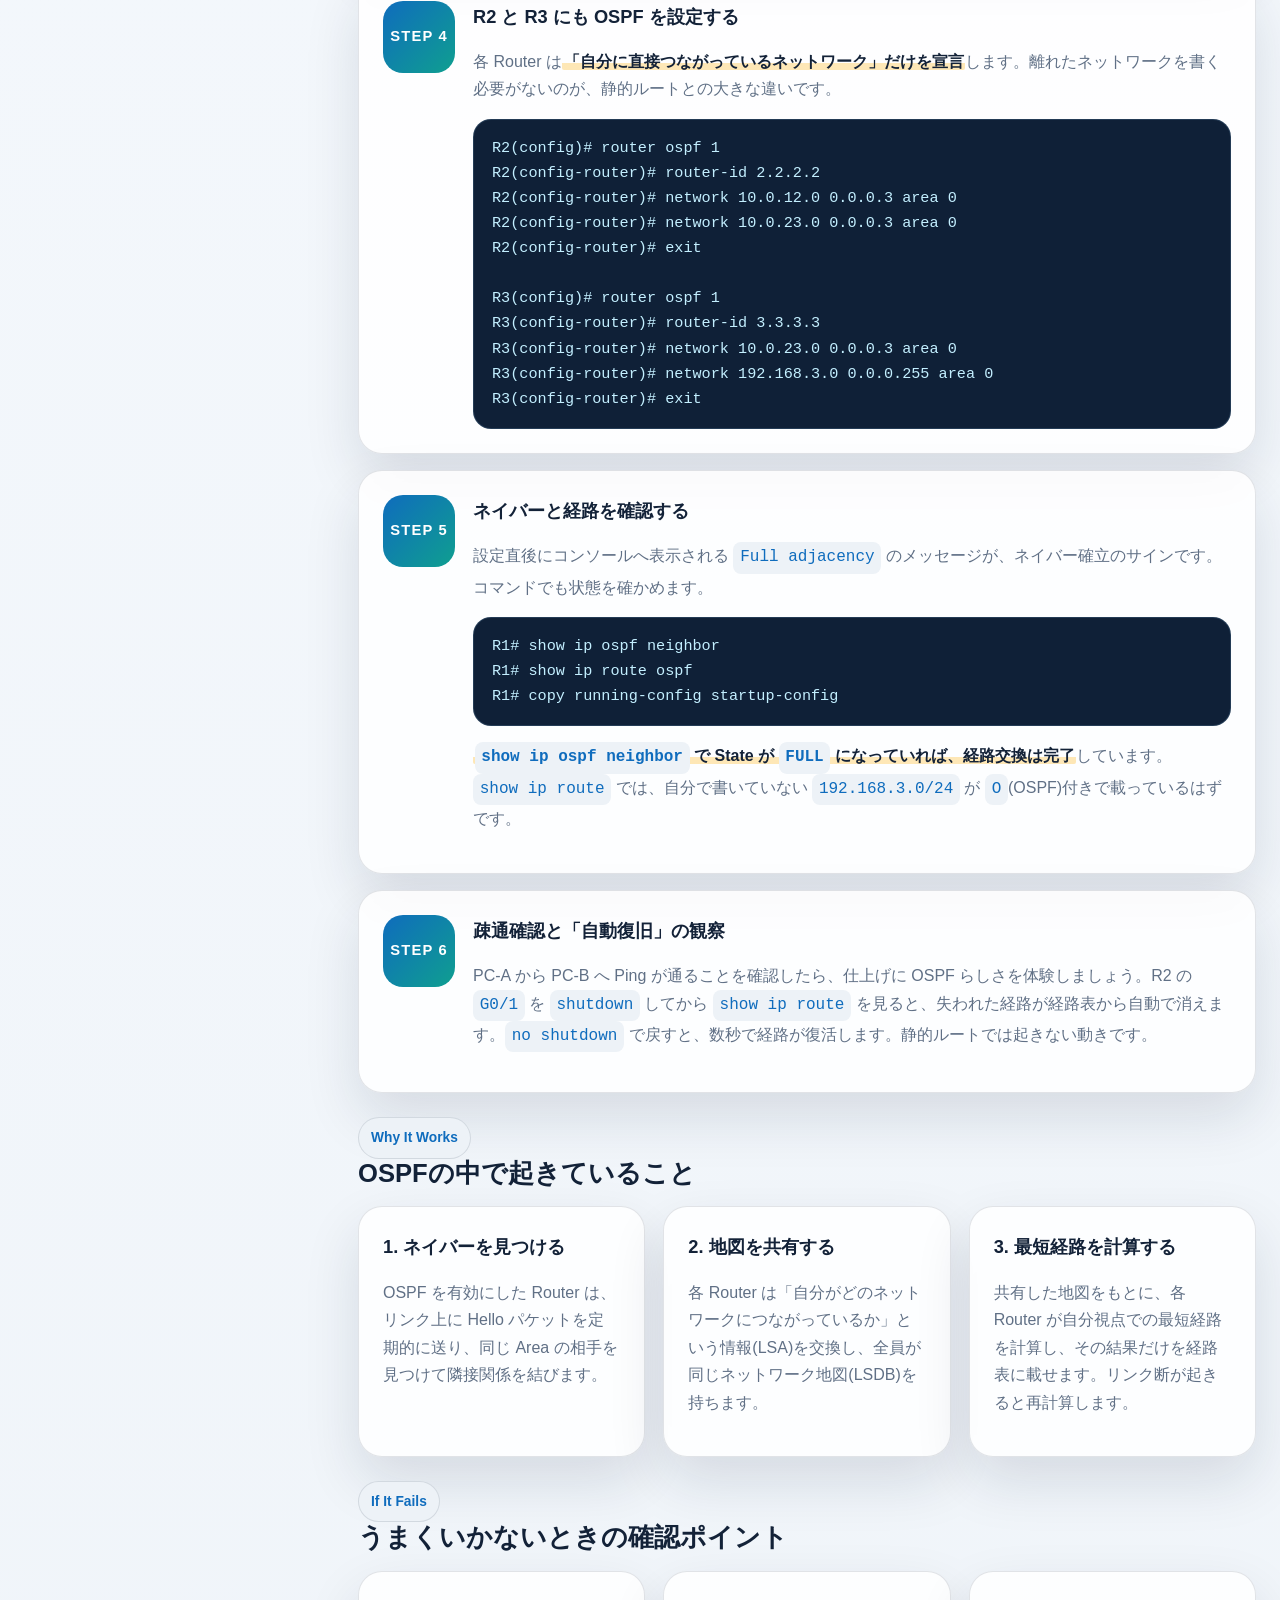
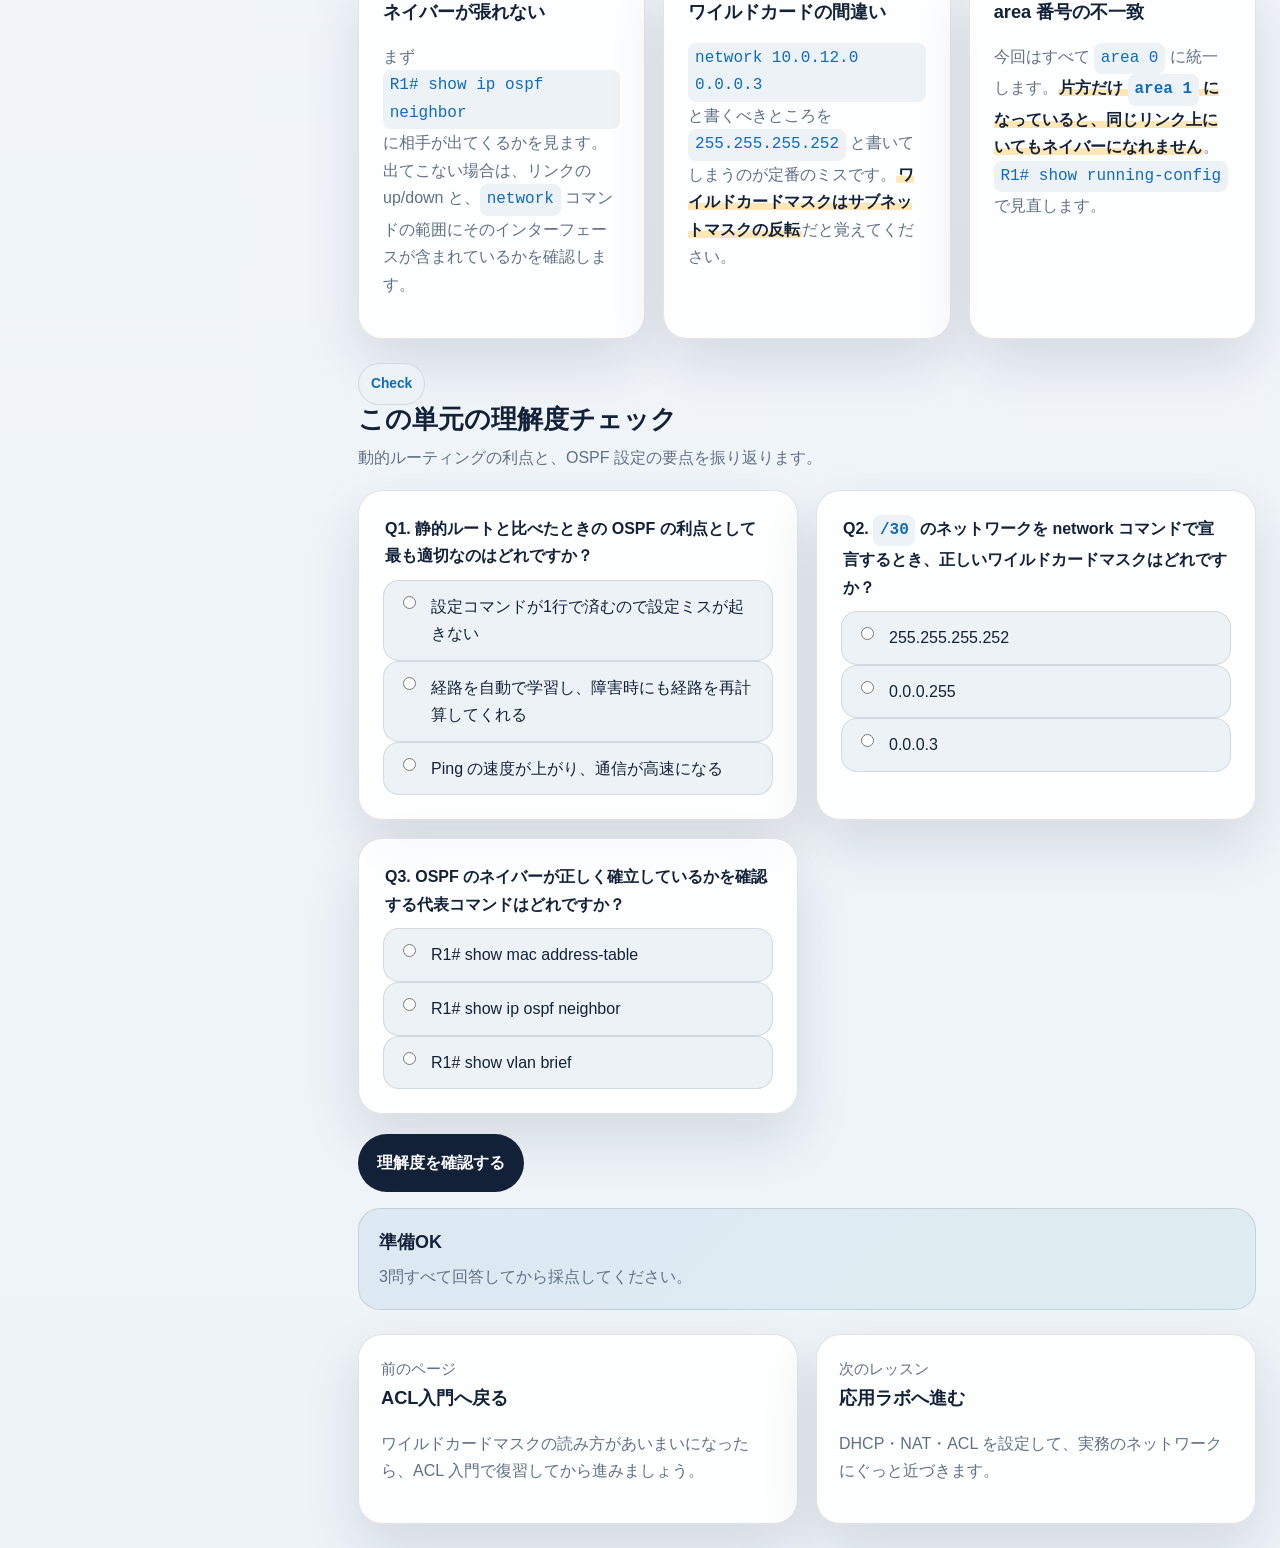
<file: ospf.html>
<!DOCTYPE html>
<html lang="ja">
<head>
  <meta charset="UTF-8">
  <meta name="viewport" content="width=device-width, initial-scale=1.0">
  <title>OSPF入門 | Packet Tracerで学ぶネットワーク入門</title>
  <link rel="stylesheet" href="styles.css">
  <script src="app.js" defer></script>
</head>
<body data-page="ospf">
  <div class="site-shell">
    <aside class="sidebar fade-in">
      <a class="brand" href="index.html">
        <div class="brand-mark">NET</div>
        <div class="brand-copy">
          <strong>Network Study Studio</strong>
          <span>Packet Tracer Learning Track</span>
        </div>
      </a>
      <div class="sidebar-note">
        <strong>このページの役割</strong>
        <p>Router が3台になると、静的ルートの管理は一気に大変になります。ここでは動的ルーティングの代表格 OSPF を使い、経路を自動で学習させる方法を学びます。</p>
      </div>
      <div>
        <p class="sidebar-title">Learning Path</p>
        <nav class="sidebar-nav">
          <a href="index.html" data-page-link="index"><div class="nav-number">01</div><div class="nav-copy"><strong>はじめに</strong><small>進め方と到達点</small></div></a>
          <a href="concepts.html" data-page-link="concepts"><div class="nav-number">02</div><div class="nav-copy"><strong>概念理解</strong><small>通信の仕組みを掴む</small></div></a>
          <a href="packet-tracer.html" data-page-link="packet-tracer"><div class="nav-number">03</div><div class="nav-copy"><strong>Packet Tracer</strong><small>画面と操作に慣れる</small></div></a>
          <a href="cisco-cli.html" data-page-link="cisco-cli"><div class="nav-number">04</div><div class="nav-copy"><strong>Cisco CLI</strong><small>基本コマンドを学ぶ</small></div></a>
          <a href="lab.html" data-page-link="lab"><div class="nav-number">05</div><div class="nav-copy"><strong>基礎ラボ</strong><small>最小構成を組む</small></div></a>
          <a href="intermediate-labs.html" data-page-link="intermediate-labs"><div class="nav-number">06</div><div class="nav-copy"><strong>中級ラボ</strong><small>VLANと静的ルート</small></div></a>
          <a href="l3-switch-svi.html" data-page-link="l3-switch-svi"><div class="nav-number">07</div><div class="nav-copy"><strong>L3 Switch / SVI</strong><small>SVIでVLAN間通信</small></div></a>
          <a href="troubleshooting.html" data-page-link="troubleshooting"><div class="nav-number">08</div><div class="nav-copy"><strong>トラブルシュート</strong><small>切り分け力を伸ばす</small></div></a>
          <a href="acl.html" data-page-link="acl"><div class="nav-number">09</div><div class="nav-copy"><strong>ACL入門</strong><small>通す通信を選ぶ</small></div></a>
          <a href="ospf.html" data-page-link="ospf"><div class="nav-number">10</div><div class="nav-copy"><strong>OSPF入門</strong><small>経路を自動で学ぶ</small></div></a>
          <a href="advanced-labs.html" data-page-link="advanced-labs"><div class="nav-number">11</div><div class="nav-copy"><strong>応用ラボ</strong><small>DHCP・NAT・ACL</small></div></a>
          <a href="redundancy.html" data-page-link="redundancy"><div class="nav-number">12</div><div class="nav-copy"><strong>冗長化</strong><small>STP・EtherChannel・HSRP</small></div></a>
          <a href="ipv6.html" data-page-link="ipv6"><div class="nav-number">13</div><div class="nav-copy"><strong>IPv6入門</strong><small>次世代アドレスを学ぶ</small></div></a>
          <a href="security-ops.html" data-page-link="security-ops"><div class="nav-number">14</div><div class="nav-copy"><strong>セキュリティと運用</strong><small>守る設定と管理</small></div></a>
        </nav>
      </div>
      <div class="theme-toggle" aria-label="表示テーマ切替">
        <span class="theme-toggle-mode" data-theme-mode="dark">ダーク</span>
        <label class="theme-switch" for="themeToggle">
          <input id="themeToggle" class="theme-toggle-input" type="checkbox" role="switch" aria-label="ライトモードに切り替え">
          <span class="theme-toggle-track">
            <span class="theme-toggle-thumb"></span>
          </span>
        </label>
        <span class="theme-toggle-mode" data-theme-mode="light">ライト</span>
      </div>
      <p class="sidebar-help">中級ラボの静的ルーティングを終えてから取り組むと、「自動で経路が入る」ありがたみが実感できます。</p>
    </aside>

    <main class="content">
      <header class="page-header fade-in delay-1">
        <div class="eyebrow">Dynamic Routing / OSPF / Single Area</div>
        <h1>経路を手で書く世界から、自動で学ぶ世界へ。</h1>
        <p>中級ラボでは、Router に静的ルートを1本ずつ手で入力しました。この単元では Router を3台に増やし、静的ルートの限界を体感したうえで、OSPF に経路を自動で学習させます。動的ルーティングの第一歩として、シングルエリア(Area 0)だけに絞って学びます。</p>
      </header>

      <section class="section fade-in delay-2">
        <div class="section-head">
          <div class="small-pill">Why Dynamic Routing</div>
          <h2>なぜ静的ルートだけでは足りないのか</h2>
          <p>Router が2台までなら静的ルートで十分戦えます。しかし3台以上になると、書くべきルートの本数が急に増え、構成変更のたびに全 Router を手作業で直すことになります。</p>
        </div>
        <div class="grid-2">
          <article class="card">
            <h3>静的ルートの場合</h3>
            <ul class="packet-list">
              <li>今回の3台構成では、合計6本の静的ルートを手で書く必要があります</li>
              <li>ネットワークを1つ追加するたびに、離れた Router 全部に経路を追記します</li>
              <li>経路が壊れても、自動では復旧しません</li>
            </ul>
          </article>
          <article class="card">
            <h3>OSPFの場合</h3>
            <ul class="check-list">
              <li>各 Router に「自分が持っているネットワーク」を宣言するだけで、残りは自動で交換されます</li>
              <li>Router 同士が隣接関係(ネイバー)を結び、経路情報を常に同期します</li>
              <li>リンクが切れると、経路を自動で計算し直します</li>
            </ul>
          </article>
        </div>
      </section>

      <section class="section fade-in delay-2">
        <div class="section-head">
          <div class="small-pill">Unit Topology</div>
          <h2>この単元で構築する構成</h2>
          <p>Router 3台を一直線につなぎ、両端の LAN に PC を1台ずつ置きます。Router 間のリンクには、2台しか入らない小さなネットワーク(/30)を使う点も、この単元の新しい学習ポイントです。</p>
        </div>
        <div class="wide-diagram">
          <div class="diagram-node">PC-A<small><span class="device-name">End Device</span>192.168.1.10 /24<br>GW 192.168.1.1</small></div>
          <div class="diagram-link"></div>
          <div class="diagram-node">R1<small><span class="device-name">ISR 1941</span>G0/0: 192.168.1.1<br>G0/1: 10.0.12.1 /30</small></div>
          <div class="diagram-link"></div>
          <div class="diagram-node">R2<small><span class="device-name">ISR 1941</span>G0/0: 10.0.12.2 /30<br>G0/1: 10.0.23.1 /30</small></div>
          <div class="diagram-link"></div>
          <div class="diagram-node">R3<small><span class="device-name">ISR 1941</span>G0/0: 10.0.23.2 /30<br>G0/1: 192.168.3.1 /24</small></div>
          <div class="diagram-link"></div>
          <div class="diagram-node">PC-B<small><span class="device-name">End Device</span>192.168.3.10 /24<br>GW 192.168.3.1</small></div>
        </div>
        <div class="grid-2">
          <article class="card">
            <h3>アドレス表</h3>
            <ul class="packet-list">
              <li>PC-A の LAN: <code>192.168.1.0 /24</code></li>
              <li>R1 と R2 の間: <code>10.0.12.0 /30</code>(R1 が .1、R2 が .2)</li>
              <li>R2 と R3 の間: <code>10.0.23.0 /30</code>(R2 が .1、R3 が .2)</li>
              <li>PC-B の LAN: <code>192.168.3.0 /24</code></li>
            </ul>
          </article>
          <article class="card">
            <h3>/30 を使う理由</h3>
            <p>Router 同士をつなぐリンクには機器が2台しかいません。<code>/30</code>(サブネットマスク <code>255.255.255.252</code>)は<strong>使える IP がちょうど2個のネットワーク</strong>なので、Router 間リンクの定番として使われます。/24 との違いを意識しながら設定してみてください。</p>
          </article>
        </div>

        <section class="callout warning">
          <h3>Packet Tracer で選ぶ Router は 1941</h3>
          <p>R1〜R3 の3台とも、GigabitEthernet ポート(<code>G0/0</code>・<code>G0/1</code>)を持つ <strong>1941</strong>(2911 でも可)を選んでください。1841 のような FastEthernet 搭載機種を選んだ場合は、<code>interface gigabitEthernet0/0</code> を <code>interface fastEthernet0/0</code> のようにポート名を読み替える必要があります。実際のポート名は <code>show ip interface brief</code> で確認できます。詳しくは<a href="packet-tracer.html">Packet Tracer の使い方</a>の「装置の選び方とポート名の関係」を参照してください。</p>
        </section>
      </section>

      <section class="section fade-in delay-3">
        <div class="section-head">
          <div class="small-pill">Step by Step</div>
          <h2>OSPFを動かすまでの手順</h2>
        </div>

        <div class="step-list">
          <article class="step-card">
            <div class="step-number">STEP 1</div>
            <div>
              <h3>機器を配置して IP を設定する</h3>
              <p>Router 3台と PC 2台を配置し、まずは各インターフェースに IP を設定します。ここは基礎ラボ・中級ラボの復習です。R1 の例を示すので、R2 と R3 もアドレス表どおりに設定してください。</p>
              <div class="code-block">R1(config)# interface gigabitEthernet0/0
R1(config-if)# ip address 192.168.1.1 255.255.255.0
R1(config-if)# no shutdown
R1(config-if)# exit
R1(config)# interface gigabitEthernet0/1
R1(config-if)# ip address 10.0.12.1 255.255.255.252
R1(config-if)# no shutdown
R1(config-if)# exit</div>
            </div>
          </article>
          <article class="step-card">
            <div class="step-number">STEP 2</div>
            <div>
              <h3>隣どうしの疎通を確認する</h3>
              <p>OSPF を設定する前に、R1 から <code>10.0.12.2</code>(R2)へ、R2 から <code>10.0.23.2</code>(R3)へ Ping を打ちます。<strong>隣接リンクが通らない状態で OSPF を入れても、ネイバーは絶対に張れません</strong>。先に土台を固めるのがコツです。</p>
            </div>
          </article>
          <article class="step-card">
            <div class="step-number">STEP 3</div>
            <div>
              <h3>R1 に OSPF を設定する</h3>
              <p><code>network</code> コマンドで「OSPF に参加させるネットワーク」を宣言します。ここで使うワイルドカードマスクは、ACL 入門にも登場した<strong>「サブネットマスクの 0 と 255 を反転させたもの」</strong>です(<code>/24</code> なら <code>0.0.0.255</code>、<code>/30</code> なら <code>0.0.0.3</code>)。</p>
              <div class="code-block">R1(config)# router ospf 1
R1(config-router)# router-id 1.1.1.1
R1(config-router)# network 192.168.1.0 0.0.0.255 area 0
R1(config-router)# network 10.0.12.0 0.0.0.3 area 0
R1(config-router)# exit</div>
            </div>
          </article>
          <article class="step-card">
            <div class="step-number">STEP 4</div>
            <div>
              <h3>R2 と R3 にも OSPF を設定する</h3>
              <p>各 Router は<strong>「自分に直接つながっているネットワーク」だけを宣言</strong>します。離れたネットワークを書く必要がないのが、静的ルートとの大きな違いです。</p>
              <div class="code-block">R2(config)# router ospf 1
R2(config-router)# router-id 2.2.2.2
R2(config-router)# network 10.0.12.0 0.0.0.3 area 0
R2(config-router)# network 10.0.23.0 0.0.0.3 area 0
R2(config-router)# exit

R3(config)# router ospf 1
R3(config-router)# router-id 3.3.3.3
R3(config-router)# network 10.0.23.0 0.0.0.3 area 0
R3(config-router)# network 192.168.3.0 0.0.0.255 area 0
R3(config-router)# exit</div>
            </div>
          </article>
          <article class="step-card">
            <div class="step-number">STEP 5</div>
            <div>
              <h3>ネイバーと経路を確認する</h3>
              <p>設定直後にコンソールへ表示される <code>Full adjacency</code> のメッセージが、ネイバー確立のサインです。コマンドでも状態を確かめます。</p>
              <div class="code-block">R1# show ip ospf neighbor
R1# show ip route ospf
R1# copy running-config startup-config</div>
              <p><strong><code>show ip ospf neighbor</code> で State が <code>FULL</code> になっていれば、経路交換は完了</strong>しています。<code>show ip route</code> では、自分で書いていない <code>192.168.3.0/24</code> が <code>O</code>(OSPF)付きで載っているはずです。</p>
            </div>
          </article>
          <article class="step-card">
            <div class="step-number">STEP 6</div>
            <div>
              <h3>疎通確認と「自動復旧」の観察</h3>
              <p>PC-A から PC-B へ Ping が通ることを確認したら、仕上げに OSPF らしさを体験しましょう。R2 の <code>G0/1</code> を <code>shutdown</code> してから <code>show ip route</code> を見ると、失われた経路が経路表から自動で消えます。<code>no shutdown</code> で戻すと、数秒で経路が復活します。静的ルートでは起きない動きです。</p>
            </div>
          </article>
        </div>
      </section>

      <section class="section fade-in delay-3">
        <div class="section-head">
          <div class="small-pill">Why It Works</div>
          <h2>OSPFの中で起きていること</h2>
        </div>
        <div class="grid-3">
          <article class="card">
            <h3>1. ネイバーを見つける</h3>
            <p>OSPF を有効にした Router は、リンク上に Hello パケットを定期的に送り、同じ Area の相手を見つけて隣接関係を結びます。</p>
          </article>
          <article class="card">
            <h3>2. 地図を共有する</h3>
            <p>各 Router は「自分がどのネットワークにつながっているか」という情報(LSA)を交換し、全員が同じネットワーク地図(LSDB)を持ちます。</p>
          </article>
          <article class="card">
            <h3>3. 最短経路を計算する</h3>
            <p>共有した地図をもとに、各 Router が自分視点での最短経路を計算し、その結果だけを経路表に載せます。リンク断が起きると再計算します。</p>
          </article>
        </div>
      </section>

      <section class="section fade-in delay-3">
        <div class="section-head">
          <div class="small-pill">If It Fails</div>
          <h2>うまくいかないときの確認ポイント</h2>
        </div>
        <div class="grid-3">
          <article class="card">
            <h3>ネイバーが張れない</h3>
            <p>まず <code>R1# show ip ospf neighbor</code> に相手が出てくるかを見ます。出てこない場合は、リンクの up/down と、<code>network</code> コマンドの範囲にそのインターフェースが含まれているかを確認します。</p>
          </article>
          <article class="card">
            <h3>ワイルドカードの間違い</h3>
            <p><code>network 10.0.12.0 0.0.0.3</code> と書くべきところを <code>255.255.255.252</code> と書いてしまうのが定番のミスです。<strong>ワイルドカードマスクはサブネットマスクの反転</strong>だと覚えてください。</p>
          </article>
          <article class="card">
            <h3>area 番号の不一致</h3>
            <p>今回はすべて <code>area 0</code> に統一します。<strong>片方だけ <code>area 1</code> になっていると、同じリンク上にいてもネイバーになれません</strong>。<code>R1# show running-config</code> で見直します。</p>
          </article>
        </div>
      </section>

      <section class="section fade-in delay-3">
        <div class="section-head">
          <div class="small-pill">Check</div>
          <h2>この単元の理解度チェック</h2>
          <p class="quiz-help">動的ルーティングの利点と、OSPF 設定の要点を振り返ります。</p>
        </div>

        <form data-quiz-form>
          <div class="quiz-grid">
            <article class="quiz-card quiz-question" data-question="q1" data-explanation="OSPF は Router 同士が経路情報を自動で交換し、構成変更や障害時には経路を自動で再計算します。手作業での経路追加が不要になる点が静的ルートとの最大の違いです。">
              <fieldset>
                <legend>Q1. 静的ルートと比べたときの OSPF の利点として最も適切なのはどれですか？</legend>
                <label class="option-label"><input type="radio" name="ospf-q1"> 設定コマンドが1行で済むので設定ミスが起きない</label>
                <label class="option-label"><input type="radio" name="ospf-q1" data-correct="true"> 経路を自動で学習し、障害時にも経路を再計算してくれる</label>
                <label class="option-label"><input type="radio" name="ospf-q1"> Ping の速度が上がり、通信が高速になる</label>
              </fieldset>
            </article>
            <article class="quiz-card quiz-question" data-question="q2" data-explanation="ワイルドカードマスクはサブネットマスクの反転です。/30(255.255.255.252)の反転は 0.0.0.3 になります。">
              <fieldset>
                <legend>Q2. <code>/30</code> のネットワークを network コマンドで宣言するとき、正しいワイルドカードマスクはどれですか？</legend>
                <label class="option-label"><input type="radio" name="ospf-q2"> 255.255.255.252</label>
                <label class="option-label"><input type="radio" name="ospf-q2"> 0.0.0.255</label>
                <label class="option-label"><input type="radio" name="ospf-q2" data-correct="true"> 0.0.0.3</label>
              </fieldset>
            </article>
            <article class="quiz-card quiz-question" data-question="q3" data-explanation="ネイバー関係の確認は show ip ospf neighbor が基本で、State が FULL なら経路交換が完了しています。">
              <fieldset>
                <legend>Q3. OSPF のネイバーが正しく確立しているかを確認する代表コマンドはどれですか？</legend>
                <label class="option-label"><input type="radio" name="ospf-q3"> R1# show mac address-table</label>
                <label class="option-label"><input type="radio" name="ospf-q3" data-correct="true"> R1# show ip ospf neighbor</label>
                <label class="option-label"><input type="radio" name="ospf-q3"> R1# show vlan brief</label>
              </fieldset>
            </article>
          </div>
          <div class="button-row" style="margin-top: 20px;">
            <button class="quiz-submit" type="submit">理解度を確認する</button>
          </div>
          <div class="quiz-result" data-quiz-result style="margin-top: 16px;">
            <strong>準備OK</strong>
            <div class="muted">3問すべて回答してから採点してください。</div>
          </div>
        </form>
      </section>

      <section class="lesson-footer fade-in delay-3">
        <a class="lesson-link" href="acl.html">
          <span>前のページ</span>
          <strong>ACL入門へ戻る</strong>
          <p>ワイルドカードマスクの読み方があいまいになったら、ACL 入門で復習してから進みましょう。</p>
        </a>
        <a class="lesson-link" href="advanced-labs.html">
          <span>次のレッスン</span>
          <strong>応用ラボへ進む</strong>
          <p>DHCP・NAT・ACL を設定して、実務のネットワークにぐっと近づきます。</p>
        </a>
      </section>
    </main>
  </div>
</body>
</html>
</file>
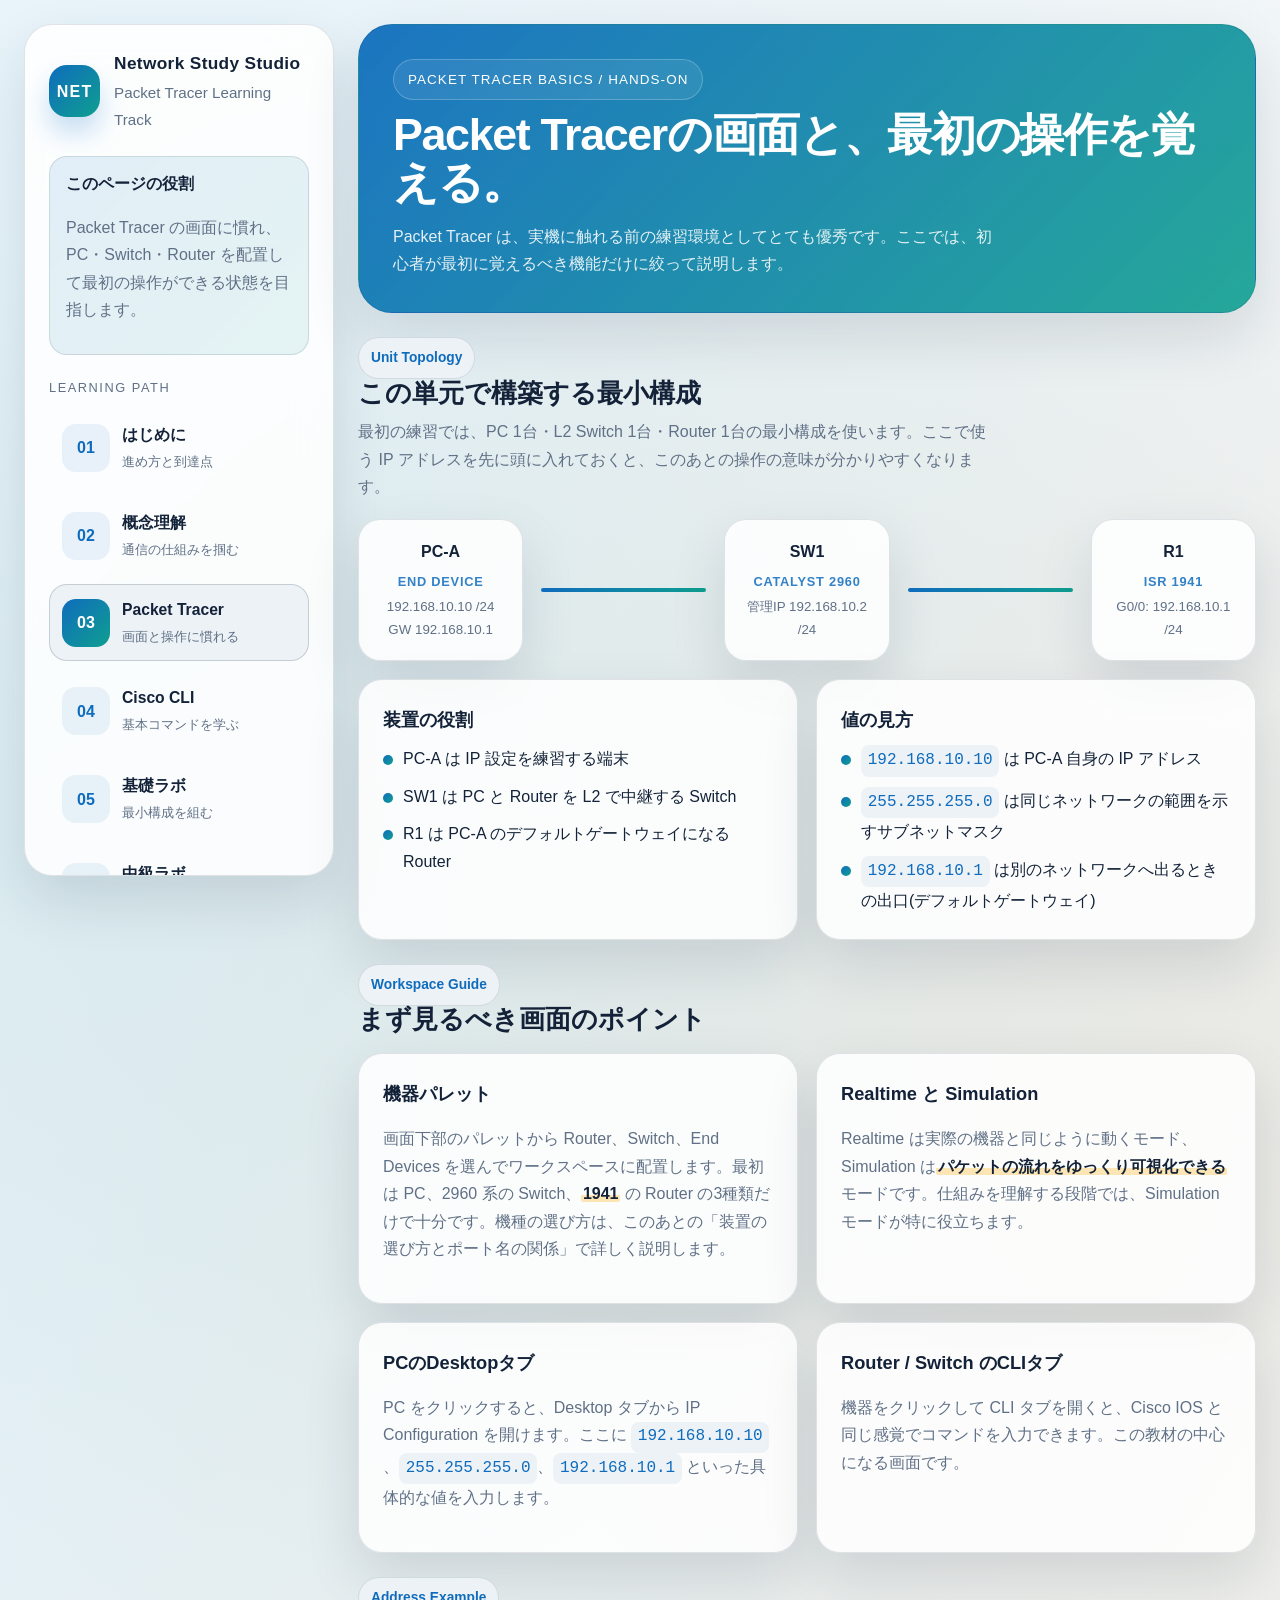
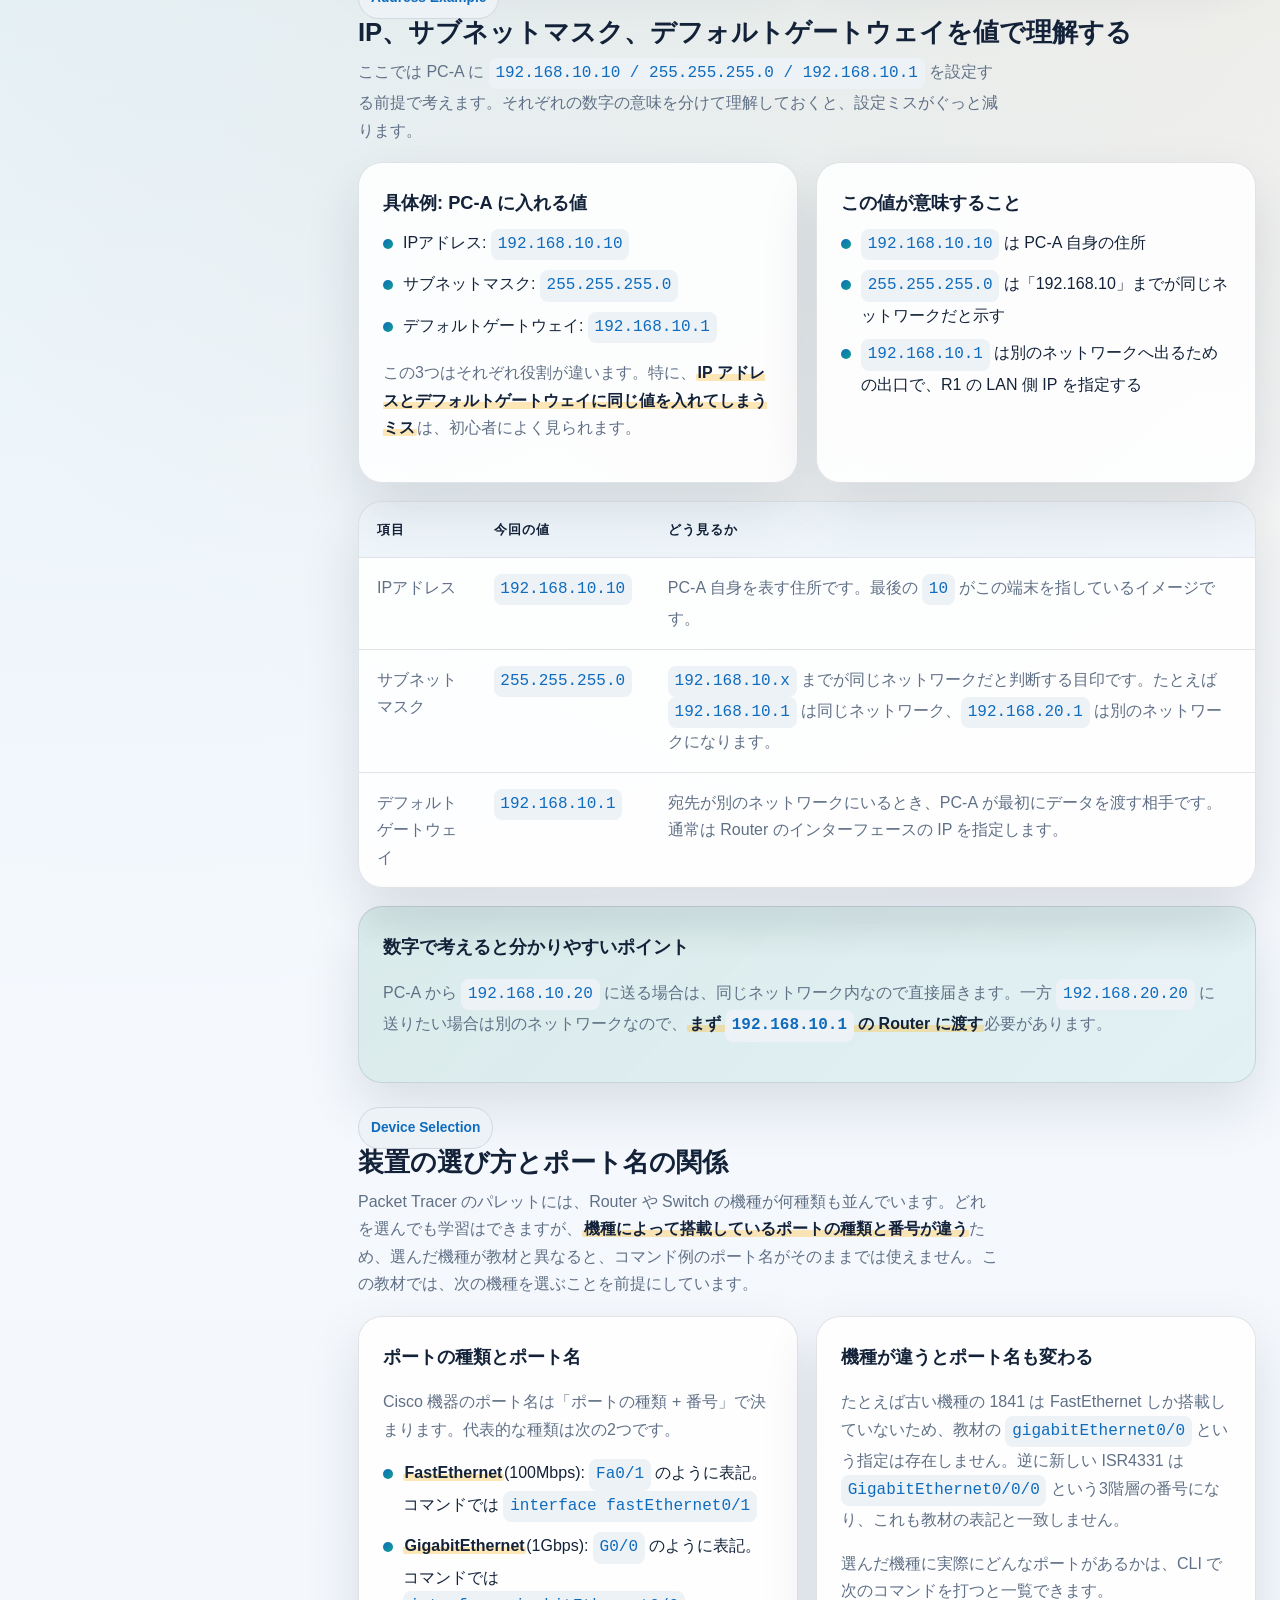
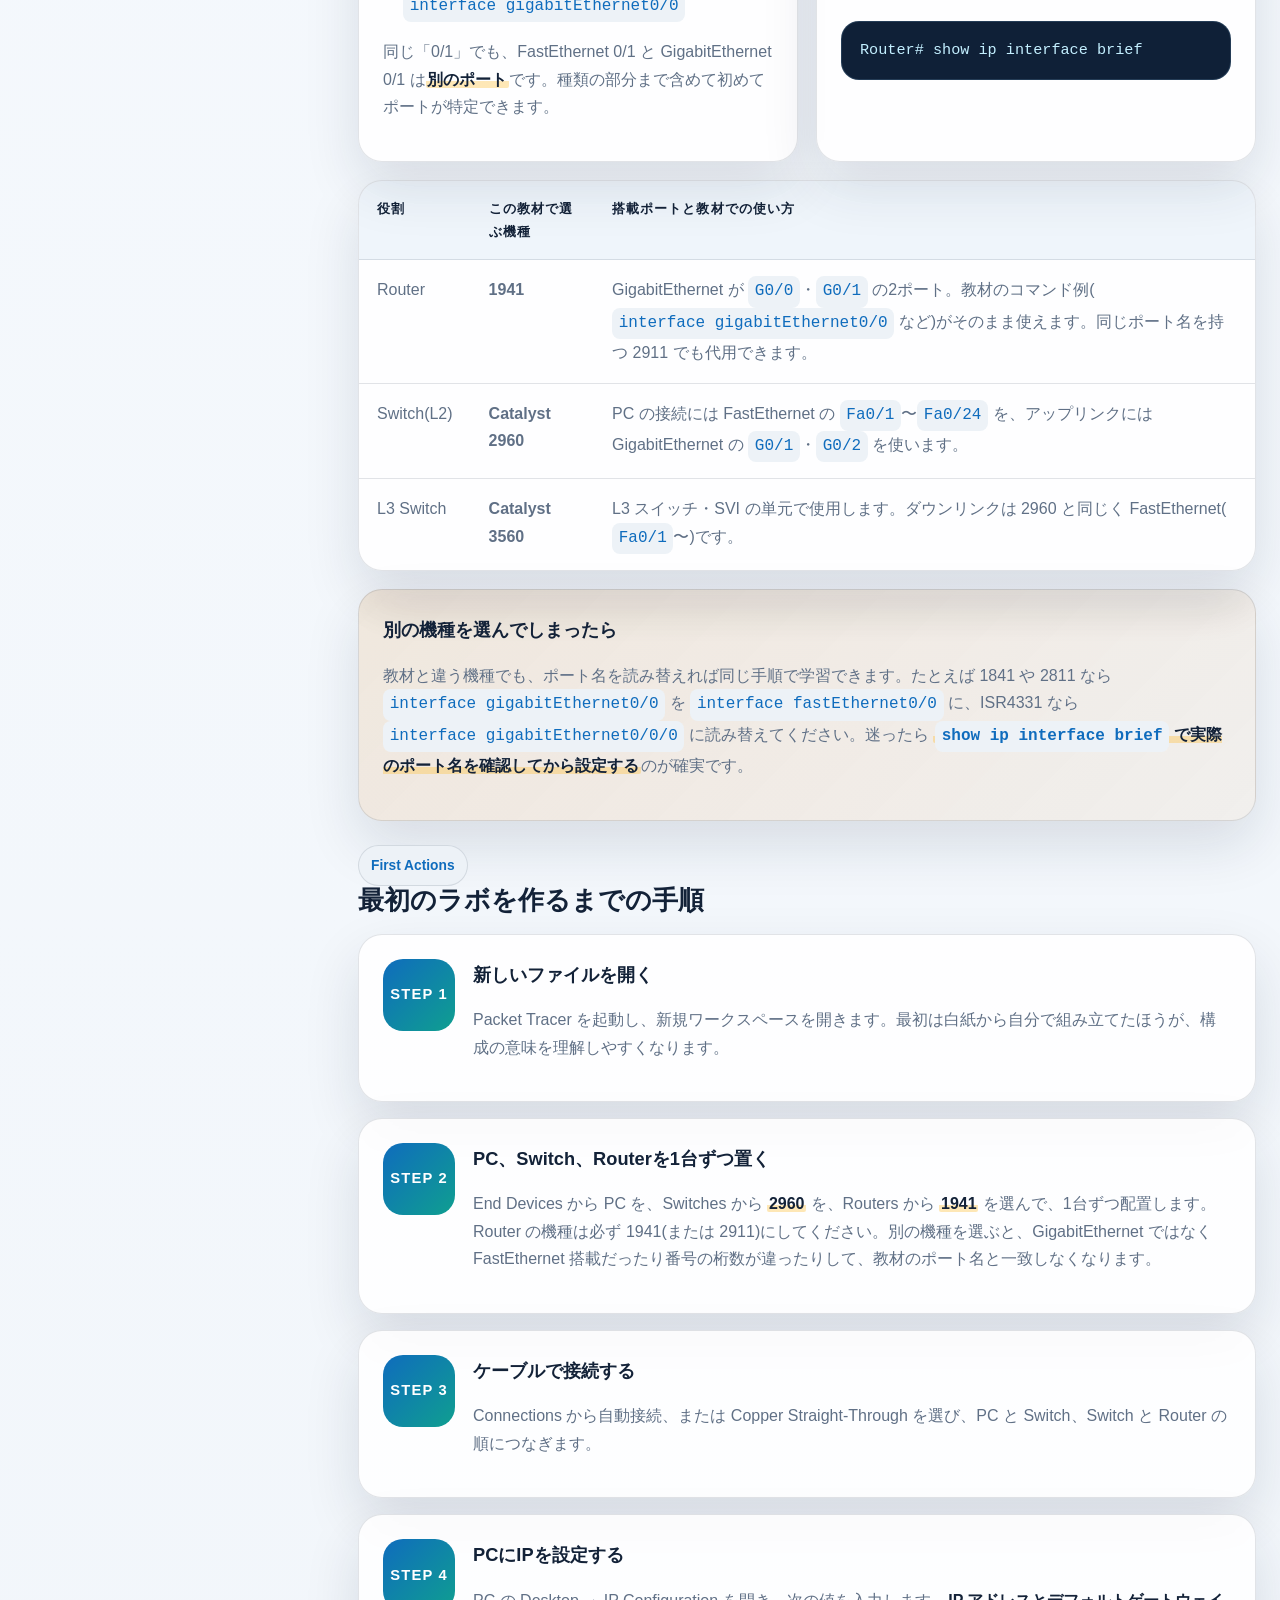
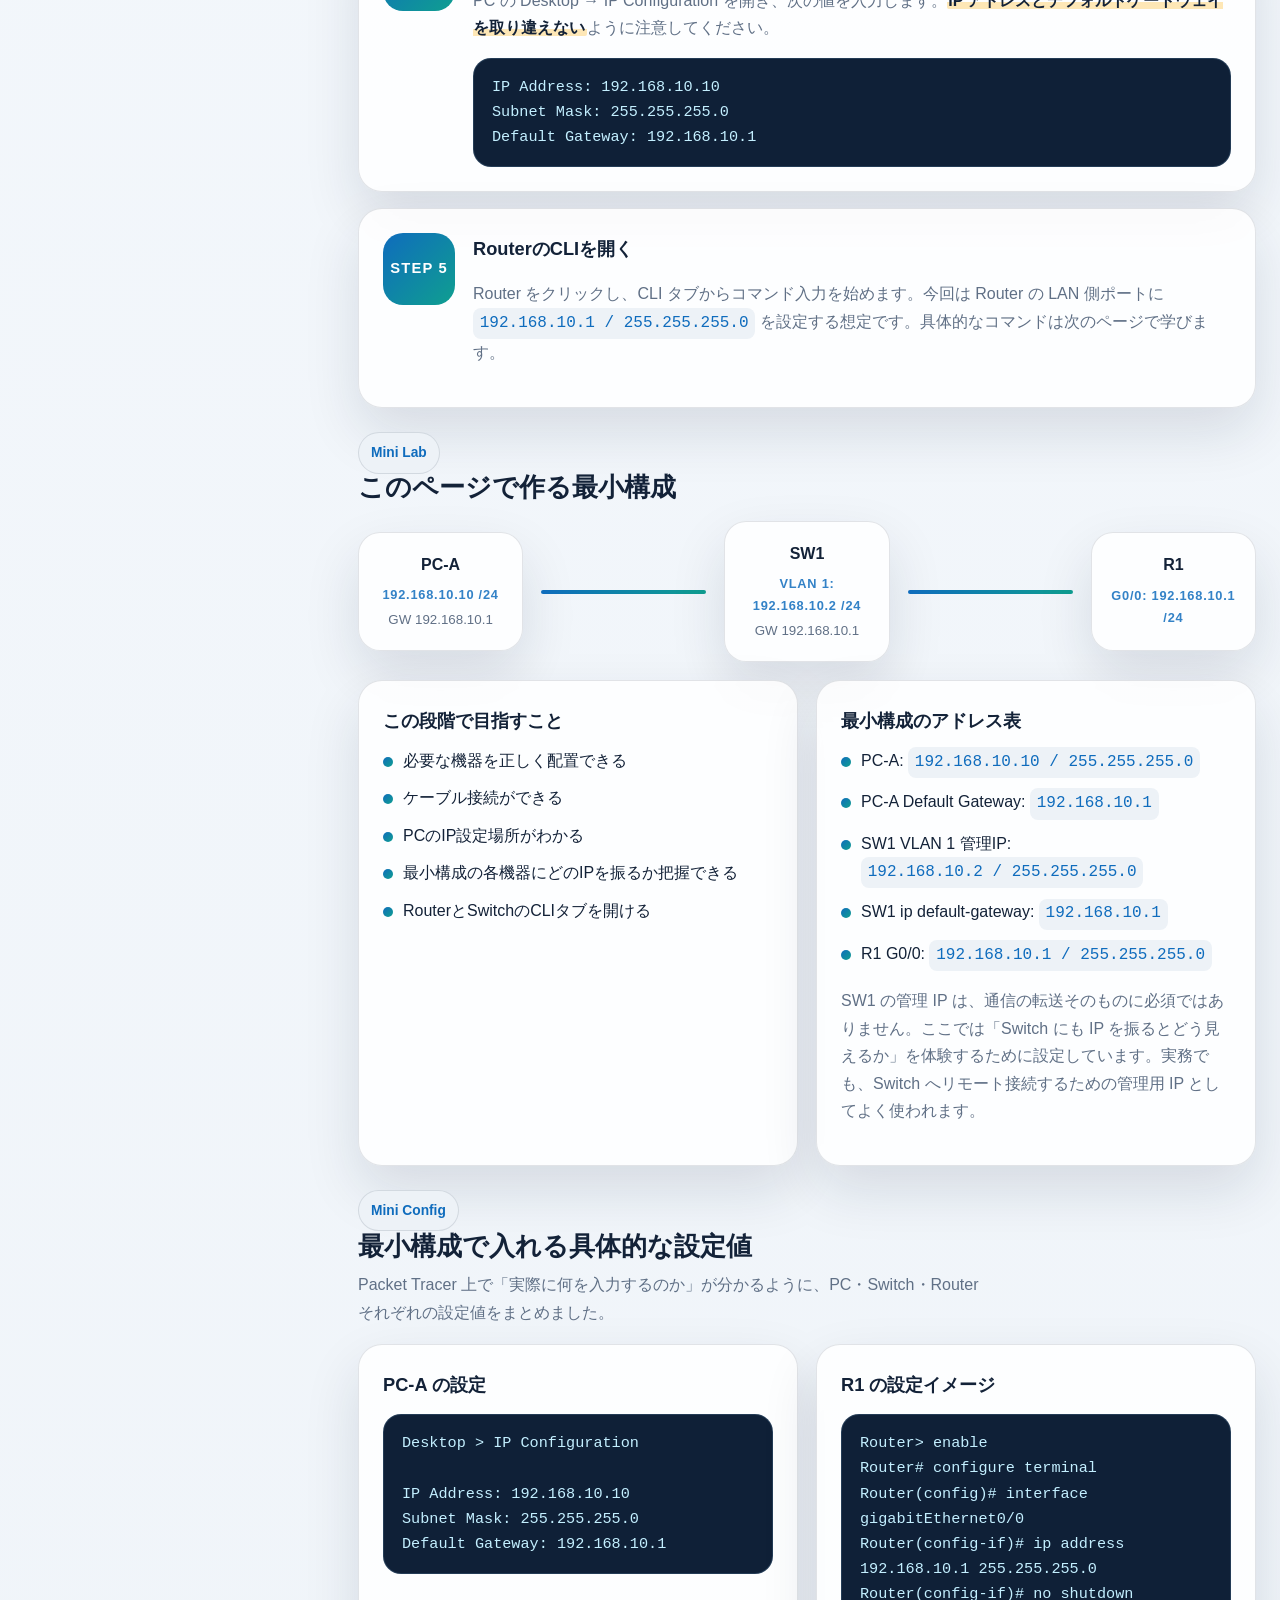
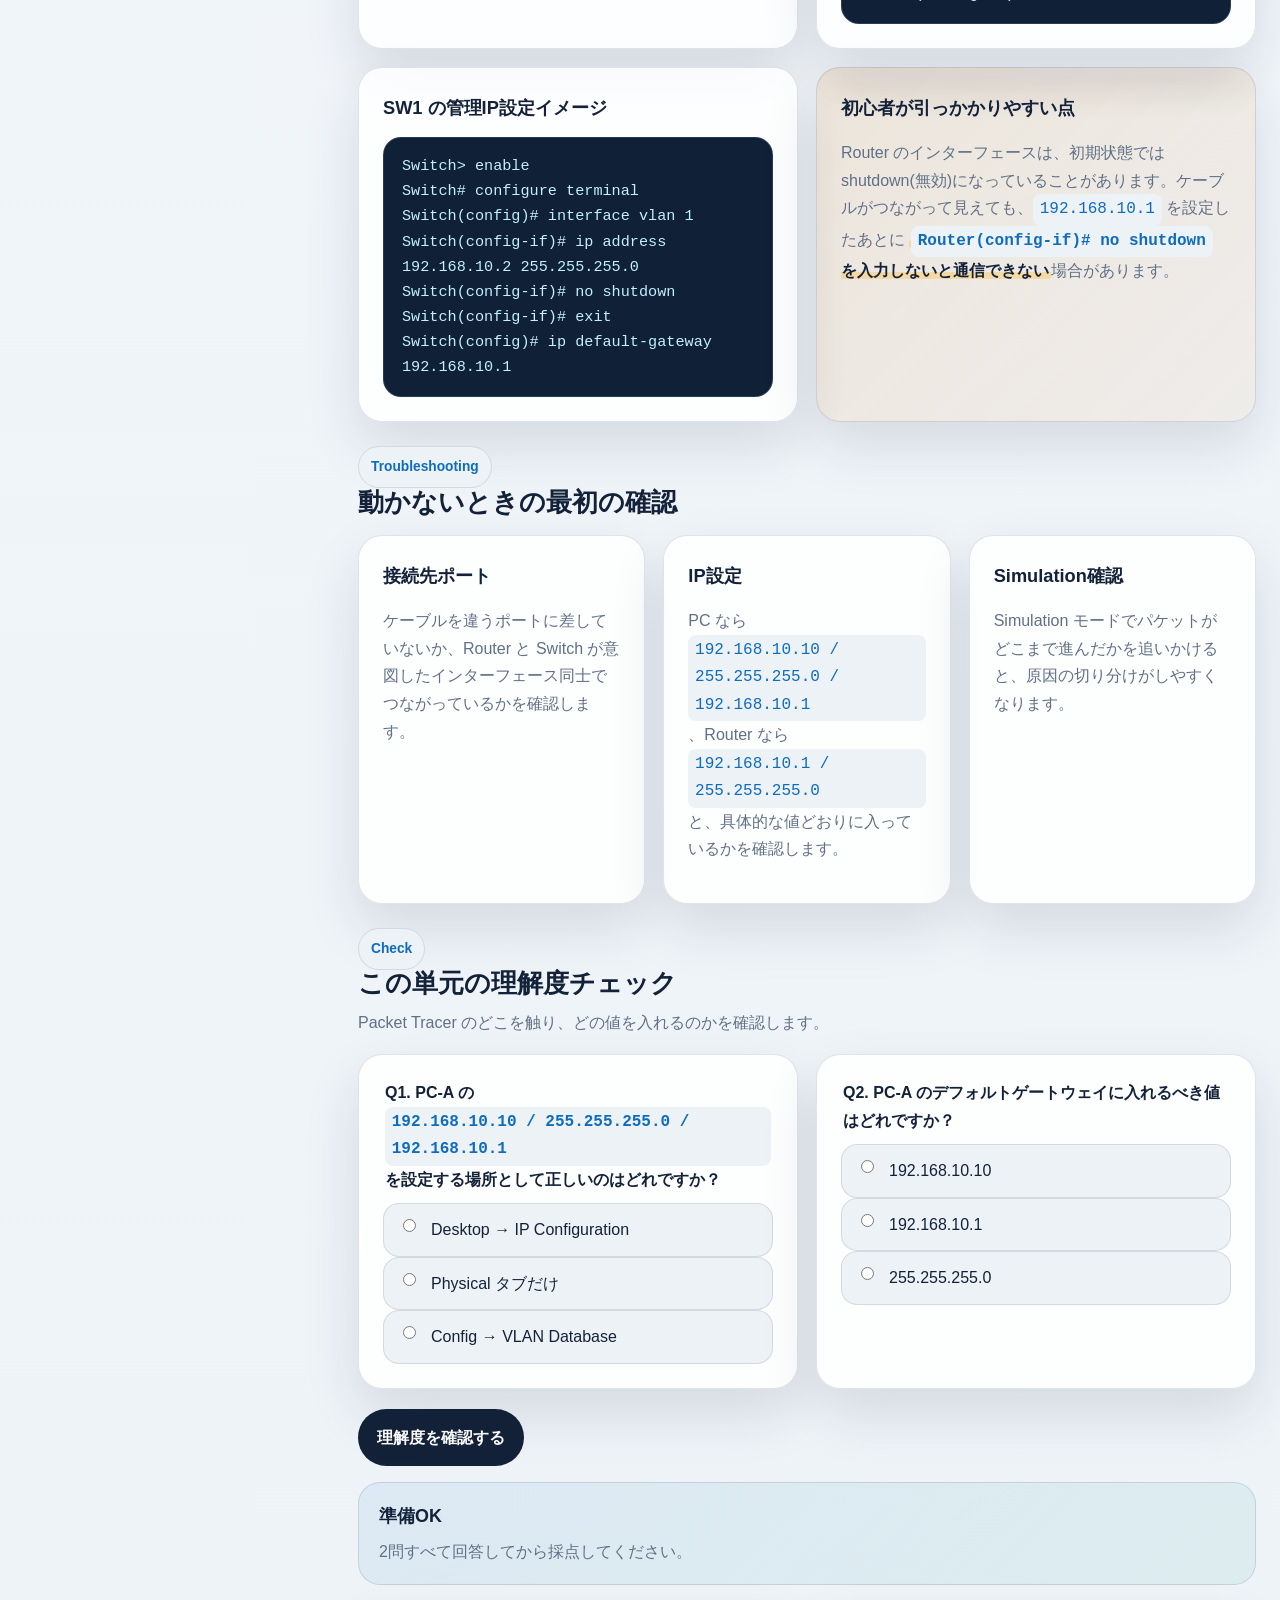
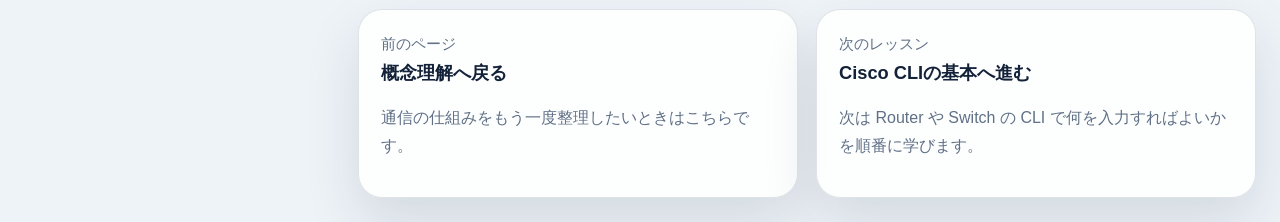
<file: packet-tracer.html>
<!DOCTYPE html>
<html lang="ja">
<head>
  <meta charset="UTF-8">
  <meta name="viewport" content="width=device-width, initial-scale=1.0">
  <title>Packet Tracer | Packet Tracerで学ぶネットワーク入門</title>
  <link rel="stylesheet" href="styles.css">
  <script src="app.js" defer></script>
</head>
<body data-page="packet-tracer">
  <div class="site-shell">
    <aside class="sidebar fade-in">
      <a class="brand" href="index.html">
        <div class="brand-mark">NET</div>
        <div class="brand-copy">
          <strong>Network Study Studio</strong>
          <span>Packet Tracer Learning Track</span>
        </div>
      </a>
      <div class="sidebar-note">
        <strong>このページの役割</strong>
        <p>Packet Tracer の画面に慣れ、PC・Switch・Router を配置して最初の操作ができる状態を目指します。</p>
      </div>
      <div>
        <p class="sidebar-title">Learning Path</p>
        <nav class="sidebar-nav">
          <a href="index.html" data-page-link="index"><div class="nav-number">01</div><div class="nav-copy"><strong>はじめに</strong><small>進め方と到達点</small></div></a>
          <a href="concepts.html" data-page-link="concepts"><div class="nav-number">02</div><div class="nav-copy"><strong>概念理解</strong><small>通信の仕組みを掴む</small></div></a>
          <a href="packet-tracer.html" data-page-link="packet-tracer"><div class="nav-number">03</div><div class="nav-copy"><strong>Packet Tracer</strong><small>画面と操作に慣れる</small></div></a>
          <a href="cisco-cli.html" data-page-link="cisco-cli"><div class="nav-number">04</div><div class="nav-copy"><strong>Cisco CLI</strong><small>基本コマンドを学ぶ</small></div></a>
          <a href="lab.html" data-page-link="lab"><div class="nav-number">05</div><div class="nav-copy"><strong>基礎ラボ</strong><small>最小構成を組む</small></div></a>
          <a href="intermediate-labs.html" data-page-link="intermediate-labs"><div class="nav-number">06</div><div class="nav-copy"><strong>中級ラボ</strong><small>VLANと静的ルート</small></div></a>
          <a href="l3-switch-svi.html" data-page-link="l3-switch-svi"><div class="nav-number">07</div><div class="nav-copy"><strong>L3 Switch / SVI</strong><small>SVIでVLAN間通信</small></div></a>
          <a href="troubleshooting.html" data-page-link="troubleshooting"><div class="nav-number">08</div><div class="nav-copy"><strong>トラブルシュート</strong><small>切り分け力を伸ばす</small></div></a>
          <a href="acl.html" data-page-link="acl"><div class="nav-number">09</div><div class="nav-copy"><strong>ACL入門</strong><small>通す通信を選ぶ</small></div></a>
          <a href="ospf.html" data-page-link="ospf"><div class="nav-number">10</div><div class="nav-copy"><strong>OSPF入門</strong><small>経路を自動で学ぶ</small></div></a>
          <a href="advanced-labs.html" data-page-link="advanced-labs"><div class="nav-number">11</div><div class="nav-copy"><strong>応用ラボ</strong><small>DHCP・NAT・ACL</small></div></a>
          <a href="redundancy.html" data-page-link="redundancy"><div class="nav-number">12</div><div class="nav-copy"><strong>冗長化</strong><small>STP・EtherChannel・HSRP</small></div></a>
          <a href="ipv6.html" data-page-link="ipv6"><div class="nav-number">13</div><div class="nav-copy"><strong>IPv6入門</strong><small>次世代アドレスを学ぶ</small></div></a>
          <a href="security-ops.html" data-page-link="security-ops"><div class="nav-number">14</div><div class="nav-copy"><strong>セキュリティと運用</strong><small>守る設定と管理</small></div></a>
        </nav>
      </div>
      <div class="theme-toggle" aria-label="表示テーマ切替">
        <span class="theme-toggle-mode" data-theme-mode="dark">ダーク</span>
        <label class="theme-switch" for="themeToggle">
          <input id="themeToggle" class="theme-toggle-input" type="checkbox" role="switch" aria-label="ライトモードに切り替え">
          <span class="theme-toggle-track">
            <span class="theme-toggle-thumb"></span>
          </span>
        </label>
        <span class="theme-toggle-mode" data-theme-mode="light">ライト</span>
      </div>
      <p class="sidebar-help">このページでは「どこをクリックするか」を意識して進めます。迷ったら、上から順に操作してみてください。</p>
    </aside>

    <main class="content">
      <header class="page-header fade-in delay-1">
        <div class="eyebrow">Packet Tracer Basics / Hands-on</div>
        <h1>Packet Tracerの画面と、最初の操作を覚える。</h1>
        <p>Packet Tracer は、実機に触れる前の練習環境としてとても優秀です。ここでは、初心者が最初に覚えるべき機能だけに絞って説明します。</p>
      </header>

      <section class="section fade-in delay-2">
        <div class="section-head">
          <div class="small-pill">Unit Topology</div>
          <h2>この単元で構築する最小構成</h2>
          <p>最初の練習では、PC 1台・L2 Switch 1台・Router 1台の最小構成を使います。ここで使う IP アドレスを先に頭に入れておくと、このあとの操作の意味が分かりやすくなります。</p>
        </div>

        <div class="topic-diagram">
          <div class="diagram-node">PC-A<small><span class="device-name">End Device</span>192.168.10.10 /24<br>GW 192.168.10.1</small></div>
          <div class="diagram-link"></div>
          <div class="diagram-node">SW1<small><span class="device-name">Catalyst 2960</span>管理IP 192.168.10.2 /24</small></div>
          <div class="diagram-link"></div>
          <div class="diagram-node">R1<small><span class="device-name">ISR 1941</span>G0/0: 192.168.10.1 /24</small></div>
        </div>

        <div class="grid-2">
          <article class="card">
            <h3>装置の役割</h3>
            <ul class="packet-list">
              <li>PC-A は IP 設定を練習する端末</li>
              <li>SW1 は PC と Router を L2 で中継する Switch</li>
              <li>R1 は PC-A のデフォルトゲートウェイになる Router</li>
            </ul>
          </article>
          <article class="card">
            <h3>値の見方</h3>
            <ul class="packet-list">
              <li><code>192.168.10.10</code> は PC-A 自身の IP アドレス</li>
              <li><code>255.255.255.0</code> は同じネットワークの範囲を示すサブネットマスク</li>
              <li><code>192.168.10.1</code> は別のネットワークへ出るときの出口(デフォルトゲートウェイ)</li>
            </ul>
          </article>
        </div>
      </section>

      <section class="section fade-in delay-2">
        <div class="section-head">
          <div class="small-pill">Workspace Guide</div>
          <h2>まず見るべき画面のポイント</h2>
        </div>
        <div class="grid-2">
          <article class="card">
            <h3>機器パレット</h3>
            <p>画面下部のパレットから Router、Switch、End Devices を選んでワークスペースに配置します。最初は PC、2960 系の Switch、<strong>1941</strong> の Router の3種類だけで十分です。機種の選び方は、このあとの「装置の選び方とポート名の関係」で詳しく説明します。</p>
          </article>
          <article class="card">
            <h3>Realtime と Simulation</h3>
            <p>Realtime は実際の機器と同じように動くモード、Simulation は<strong>パケットの流れをゆっくり可視化できる</strong>モードです。仕組みを理解する段階では、Simulation モードが特に役立ちます。</p>
          </article>
          <article class="card">
            <h3>PCのDesktopタブ</h3>
            <p>PC をクリックすると、Desktop タブから IP Configuration を開けます。ここに <code>192.168.10.10</code>、<code>255.255.255.0</code>、<code>192.168.10.1</code> といった具体的な値を入力します。</p>
          </article>
          <article class="card">
            <h3>Router / Switch のCLIタブ</h3>
            <p>機器をクリックして CLI タブを開くと、Cisco IOS と同じ感覚でコマンドを入力できます。この教材の中心になる画面です。</p>
          </article>
        </div>
      </section>

      <section class="section fade-in delay-2">
        <div class="section-head">
          <div class="small-pill">Address Example</div>
          <h2>IP、サブネットマスク、デフォルトゲートウェイを値で理解する</h2>
          <p>ここでは PC-A に <code>192.168.10.10 / 255.255.255.0 / 192.168.10.1</code> を設定する前提で考えます。それぞれの数字の意味を分けて理解しておくと、設定ミスがぐっと減ります。</p>
        </div>

        <div class="grid-2">
          <article class="card">
            <h3>具体例: PC-A に入れる値</h3>
            <ul class="packet-list">
              <li>IPアドレス: <code>192.168.10.10</code></li>
              <li>サブネットマスク: <code>255.255.255.0</code></li>
              <li>デフォルトゲートウェイ: <code>192.168.10.1</code></li>
            </ul>
            <p>この3つはそれぞれ役割が違います。特に、<strong>IP アドレスとデフォルトゲートウェイに同じ値を入れてしまうミス</strong>は、初心者によく見られます。</p>
          </article>
          <article class="card">
            <h3>この値が意味すること</h3>
            <ul class="check-list">
              <li><code>192.168.10.10</code> は PC-A 自身の住所</li>
              <li><code>255.255.255.0</code> は「192.168.10」までが同じネットワークだと示す</li>
              <li><code>192.168.10.1</code> は別のネットワークへ出るための出口で、R1 の LAN 側 IP を指定する</li>
            </ul>
          </article>
        </div>

        <div class="table-scroll">
          <table>
            <thead>
              <tr>
                <th>項目</th>
                <th>今回の値</th>
                <th>どう見るか</th>
              </tr>
            </thead>
            <tbody>
              <tr>
                <td>IPアドレス</td>
                <td><code>192.168.10.10</code></td>
                <td>PC-A 自身を表す住所です。最後の <code>10</code> がこの端末を指しているイメージです。</td>
              </tr>
              <tr>
                <td>サブネットマスク</td>
                <td><code>255.255.255.0</code></td>
                <td><code>192.168.10.x</code> までが同じネットワークだと判断する目印です。たとえば <code>192.168.10.1</code> は同じネットワーク、<code>192.168.20.1</code> は別のネットワークになります。</td>
              </tr>
              <tr>
                <td>デフォルトゲートウェイ</td>
                <td><code>192.168.10.1</code></td>
                <td>宛先が別のネットワークにいるとき、PC-A が最初にデータを渡す相手です。通常は Router のインターフェースの IP を指定します。</td>
              </tr>
            </tbody>
          </table>
        </div>

        <section class="callout success">
          <h3>数字で考えると分かりやすいポイント</h3>
          <p>PC-A から <code>192.168.10.20</code> に送る場合は、同じネットワーク内なので直接届きます。一方 <code>192.168.20.20</code> に送りたい場合は別のネットワークなので、<strong>まず <code>192.168.10.1</code> の Router に渡す</strong>必要があります。</p>
        </section>
      </section>

      <section class="section fade-in delay-2">
        <div class="section-head">
          <div class="small-pill">Device Selection</div>
          <h2>装置の選び方とポート名の関係</h2>
          <p>Packet Tracer のパレットには、Router や Switch の機種が何種類も並んでいます。どれを選んでも学習はできますが、<strong>機種によって搭載しているポートの種類と番号が違う</strong>ため、選んだ機種が教材と異なると、コマンド例のポート名がそのままでは使えません。この教材では、次の機種を選ぶことを前提にしています。</p>
        </div>

        <div class="grid-2">
          <article class="card">
            <h3>ポートの種類とポート名</h3>
            <p>Cisco 機器のポート名は「ポートの種類 + 番号」で決まります。代表的な種類は次の2つです。</p>
            <ul class="packet-list">
              <li><strong>FastEthernet</strong>(100Mbps): <code>Fa0/1</code> のように表記。<span class="port-command">コマンドでは <code>interface fastEthernet0/1</code></span></li>
              <li><strong>GigabitEthernet</strong>(1Gbps): <code>G0/0</code> のように表記。<span class="port-command">コマンドでは <code>interface gigabitEthernet0/0</code></span></li>
            </ul>
            <p>同じ「0/1」でも、FastEthernet 0/1 と GigabitEthernet 0/1 は<strong>別のポート</strong>です。種類の部分まで含めて初めてポートが特定できます。</p>
          </article>
          <article class="card">
            <h3>機種が違うとポート名も変わる</h3>
            <p>たとえば古い機種の 1841 は FastEthernet しか搭載していないため、教材の <code>gigabitEthernet0/0</code> という指定は存在しません。逆に新しい ISR4331 は <code>GigabitEthernet0/0/0</code> という3階層の番号になり、これも教材の表記と一致しません。</p>
            <p>選んだ機種に実際にどんなポートがあるかは、CLI で次のコマンドを打つと一覧できます。</p>
            <div class="code-block">Router# show ip interface brief</div>
          </article>
        </div>

        <div class="table-scroll">
          <table>
            <thead>
              <tr>
                <th>役割</th>
                <th>この教材で選ぶ機種</th>
                <th>搭載ポートと教材での使い方</th>
              </tr>
            </thead>
            <tbody>
              <tr>
                <td>Router</td>
                <td><strong>1941</strong></td>
                <td>GigabitEthernet が <code>G0/0</code>・<code>G0/1</code> の2ポート。教材のコマンド例(<code>interface gigabitEthernet0/0</code> など)がそのまま使えます。同じポート名を持つ 2911 でも代用できます。</td>
              </tr>
              <tr>
                <td>Switch(L2)</td>
                <td><strong>Catalyst 2960</strong></td>
                <td>PC の接続には FastEthernet の <code>Fa0/1</code>〜<code>Fa0/24</code> を、アップリンクには GigabitEthernet の <code>G0/1</code>・<code>G0/2</code> を使います。</td>
              </tr>
              <tr>
                <td>L3 Switch</td>
                <td><strong>Catalyst 3560</strong></td>
                <td>L3 スイッチ・SVI の単元で使用します。ダウンリンクは 2960 と同じく FastEthernet(<code>Fa0/1</code>〜)です。</td>
              </tr>
            </tbody>
          </table>
        </div>

        <section class="callout warning">
          <h3>別の機種を選んでしまったら</h3>
          <p>教材と違う機種でも、ポート名を読み替えれば同じ手順で学習できます。たとえば 1841 や 2811 なら <code>interface gigabitEthernet0/0</code> を <code>interface fastEthernet0/0</code> に、ISR4331 なら <code>interface gigabitEthernet0/0/0</code> に読み替えてください。迷ったら <strong><code>show ip interface brief</code> で実際のポート名を確認してから設定する</strong>のが確実です。</p>
        </section>
      </section>

      <section class="section fade-in delay-2">
        <div class="section-head">
          <div class="small-pill">First Actions</div>
          <h2>最初のラボを作るまでの手順</h2>
        </div>
        <div class="step-list">
          <article class="step-card">
            <div class="step-number">STEP 1</div>
            <div>
              <h3>新しいファイルを開く</h3>
              <p>Packet Tracer を起動し、新規ワークスペースを開きます。最初は白紙から自分で組み立てたほうが、構成の意味を理解しやすくなります。</p>
            </div>
          </article>
          <article class="step-card">
            <div class="step-number">STEP 2</div>
            <div>
              <h3>PC、Switch、Routerを1台ずつ置く</h3>
              <p>End Devices から PC を、Switches から <strong>2960</strong> を、Routers から <strong>1941</strong> を選んで、1台ずつ配置します。Router の機種は必ず 1941(または 2911)にしてください。別の機種を選ぶと、GigabitEthernet ではなく FastEthernet 搭載だったり番号の桁数が違ったりして、教材のポート名と一致しなくなります。</p>
            </div>
          </article>
          <article class="step-card">
            <div class="step-number">STEP 3</div>
            <div>
              <h3>ケーブルで接続する</h3>
              <p>Connections から自動接続、または Copper Straight-Through を選び、PC と Switch、Switch と Router の順につなぎます。</p>
            </div>
          </article>
          <article class="step-card">
            <div class="step-number">STEP 4</div>
            <div>
              <h3>PCにIPを設定する</h3>
              <p>PC の Desktop → IP Configuration を開き、次の値を入力します。<strong>IP アドレスとデフォルトゲートウェイを取り違えない</strong>ように注意してください。</p>
              <div class="code-block">IP Address: 192.168.10.10
Subnet Mask: 255.255.255.0
Default Gateway: 192.168.10.1</div>
            </div>
          </article>
          <article class="step-card">
            <div class="step-number">STEP 5</div>
            <div>
              <h3>RouterのCLIを開く</h3>
              <p>Router をクリックし、CLI タブからコマンド入力を始めます。今回は Router の LAN 側ポートに <code>192.168.10.1 / 255.255.255.0</code> を設定する想定です。具体的なコマンドは次のページで学びます。</p>
            </div>
          </article>
        </div>
      </section>

      <section class="section fade-in delay-3">
        <div class="section-head">
          <div class="small-pill">Mini Lab</div>
          <h2>このページで作る最小構成</h2>
        </div>

        <div class="topic-diagram">
          <div class="diagram-node">PC-A<small><span class="device-name">192.168.10.10 /24</span>GW 192.168.10.1</small></div>
          <div class="diagram-link"></div>
          <div class="diagram-node">SW1<small><span class="device-name">VLAN 1: 192.168.10.2 /24</span>GW 192.168.10.1</small></div>
          <div class="diagram-link"></div>
          <div class="diagram-node">R1<small><span class="device-name">G0/0: 192.168.10.1 /24</span></small></div>
        </div>

        <div class="grid-2">
          <article class="card">
            <h3>この段階で目指すこと</h3>
            <ul class="check-list">
              <li>必要な機器を正しく配置できる</li>
              <li>ケーブル接続ができる</li>
              <li>PCのIP設定場所がわかる</li>
              <li>最小構成の各機器にどのIPを振るか把握できる</li>
              <li>RouterとSwitchのCLIタブを開ける</li>
            </ul>
          </article>
          <article class="card">
            <h3>最小構成のアドレス表</h3>
            <ul class="packet-list">
              <li>PC-A: <code>192.168.10.10 / 255.255.255.0</code></li>
              <li>PC-A Default Gateway: <code>192.168.10.1</code></li>
              <li>SW1 VLAN 1 管理IP: <code>192.168.10.2 / 255.255.255.0</code></li>
              <li>SW1 ip default-gateway: <code>192.168.10.1</code></li>
              <li>R1 G0/0: <code>192.168.10.1 / 255.255.255.0</code></li>
            </ul>
            <p>SW1 の管理 IP は、通信の転送そのものに必須ではありません。ここでは「Switch にも IP を振るとどう見えるか」を体験するために設定しています。実務でも、Switch へリモート接続するための管理用 IP としてよく使われます。</p>
          </article>
        </div>
      </section>

      <section class="section fade-in delay-3">
        <div class="section-head">
          <div class="small-pill">Mini Config</div>
          <h2>最小構成で入れる具体的な設定値</h2>
          <p>Packet Tracer 上で「実際に何を入力するのか」が分かるように、PC・Switch・Router それぞれの設定値をまとめました。</p>
        </div>

        <div class="grid-2">
          <article class="card">
            <h3>PC-A の設定</h3>
            <div class="code-block">Desktop > IP Configuration

IP Address: 192.168.10.10
Subnet Mask: 255.255.255.0
Default Gateway: 192.168.10.1</div>
          </article>
          <article class="card">
            <h3>R1 の設定イメージ</h3>
            <div class="code-block">Router> enable
Router# configure terminal
Router(config)# interface gigabitEthernet0/0
Router(config-if)# ip address 192.168.10.1 255.255.255.0
Router(config-if)# no shutdown</div>
          </article>
          <article class="card">
            <h3>SW1 の管理IP設定イメージ</h3>
            <div class="code-block">Switch> enable
Switch# configure terminal
Switch(config)# interface vlan 1
Switch(config-if)# ip address 192.168.10.2 255.255.255.0
Switch(config-if)# no shutdown
Switch(config-if)# exit
Switch(config)# ip default-gateway 192.168.10.1</div>
          </article>
          <article class="callout warning">
            <h3>初心者が引っかかりやすい点</h3>
            <p>Router のインターフェースは、初期状態では shutdown(無効)になっていることがあります。ケーブルがつながって見えても、<code>192.168.10.1</code> を設定したあとに <strong><code>Router(config-if)# no shutdown</code> を入力しないと通信できない</strong>場合があります。</p>
          </article>
        </div>
      </section>

      <section class="section fade-in delay-3">
        <div class="section-head">
          <div class="small-pill">Troubleshooting</div>
          <h2>動かないときの最初の確認</h2>
        </div>
        <div class="grid-3">
          <article class="card">
            <h3>接続先ポート</h3>
            <p>ケーブルを違うポートに差していないか、Router と Switch が意図したインターフェース同士でつながっているかを確認します。</p>
          </article>
          <article class="card">
            <h3>IP設定</h3>
            <p>PC なら <code>192.168.10.10 / 255.255.255.0 / 192.168.10.1</code>、Router なら <code>192.168.10.1 / 255.255.255.0</code> と、具体的な値どおりに入っているかを確認します。</p>
          </article>
          <article class="card">
            <h3>Simulation確認</h3>
            <p>Simulation モードでパケットがどこまで進んだかを追いかけると、原因の切り分けがしやすくなります。</p>
          </article>
        </div>
      </section>

      <section class="section fade-in delay-3">
        <div class="section-head">
          <div class="small-pill">Check</div>
          <h2>この単元の理解度チェック</h2>
          <p class="quiz-help">Packet Tracer のどこを触り、どの値を入れるのかを確認します。</p>
        </div>

        <form data-quiz-form>
          <div class="quiz-grid">
            <article class="quiz-card quiz-question" data-question="q1" data-explanation="PC の IP アドレス・サブネットマスク・デフォルトゲートウェイは、Desktop タブの IP Configuration から設定します。">
              <fieldset>
                <legend>Q1. PC-A の <code>192.168.10.10 / 255.255.255.0 / 192.168.10.1</code> を設定する場所として正しいのはどれですか？</legend>
                <label class="option-label"><input type="radio" name="pt-q1" data-correct="true"> Desktop → IP Configuration</label>
                <label class="option-label"><input type="radio" name="pt-q1"> Physical タブだけ</label>
                <label class="option-label"><input type="radio" name="pt-q1"> Config → VLAN Database</label>
              </fieldset>
            </article>
            <article class="quiz-card quiz-question" data-question="q2" data-explanation="別のネットワークへ出るための出口として、PC-A のデフォルトゲートウェイには R1 の 192.168.10.1 を設定します。">
              <fieldset>
                <legend>Q2. PC-A のデフォルトゲートウェイに入れるべき値はどれですか？</legend>
                <label class="option-label"><input type="radio" name="pt-q2"> 192.168.10.10</label>
                <label class="option-label"><input type="radio" name="pt-q2" data-correct="true"> 192.168.10.1</label>
                <label class="option-label"><input type="radio" name="pt-q2"> 255.255.255.0</label>
              </fieldset>
            </article>
          </div>
          <div class="button-row" style="margin-top: 20px;">
            <button class="quiz-submit" type="submit">理解度を確認する</button>
          </div>
          <div class="quiz-result" data-quiz-result style="margin-top: 16px;">
            <strong>準備OK</strong>
            <div class="muted">2問すべて回答してから採点してください。</div>
          </div>
        </form>
      </section>

      <section class="lesson-footer fade-in delay-3">
        <a class="lesson-link" href="concepts.html">
          <span>前のページ</span>
          <strong>概念理解へ戻る</strong>
          <p>通信の仕組みをもう一度整理したいときはこちらです。</p>
        </a>
        <a class="lesson-link" href="cisco-cli.html">
          <span>次のレッスン</span>
          <strong>Cisco CLIの基本へ進む</strong>
          <p>次は Router や Switch の CLI で何を入力すればよいかを順番に学びます。</p>
        </a>
      </section>
    </main>
  </div>
</body>
</html>
</file>
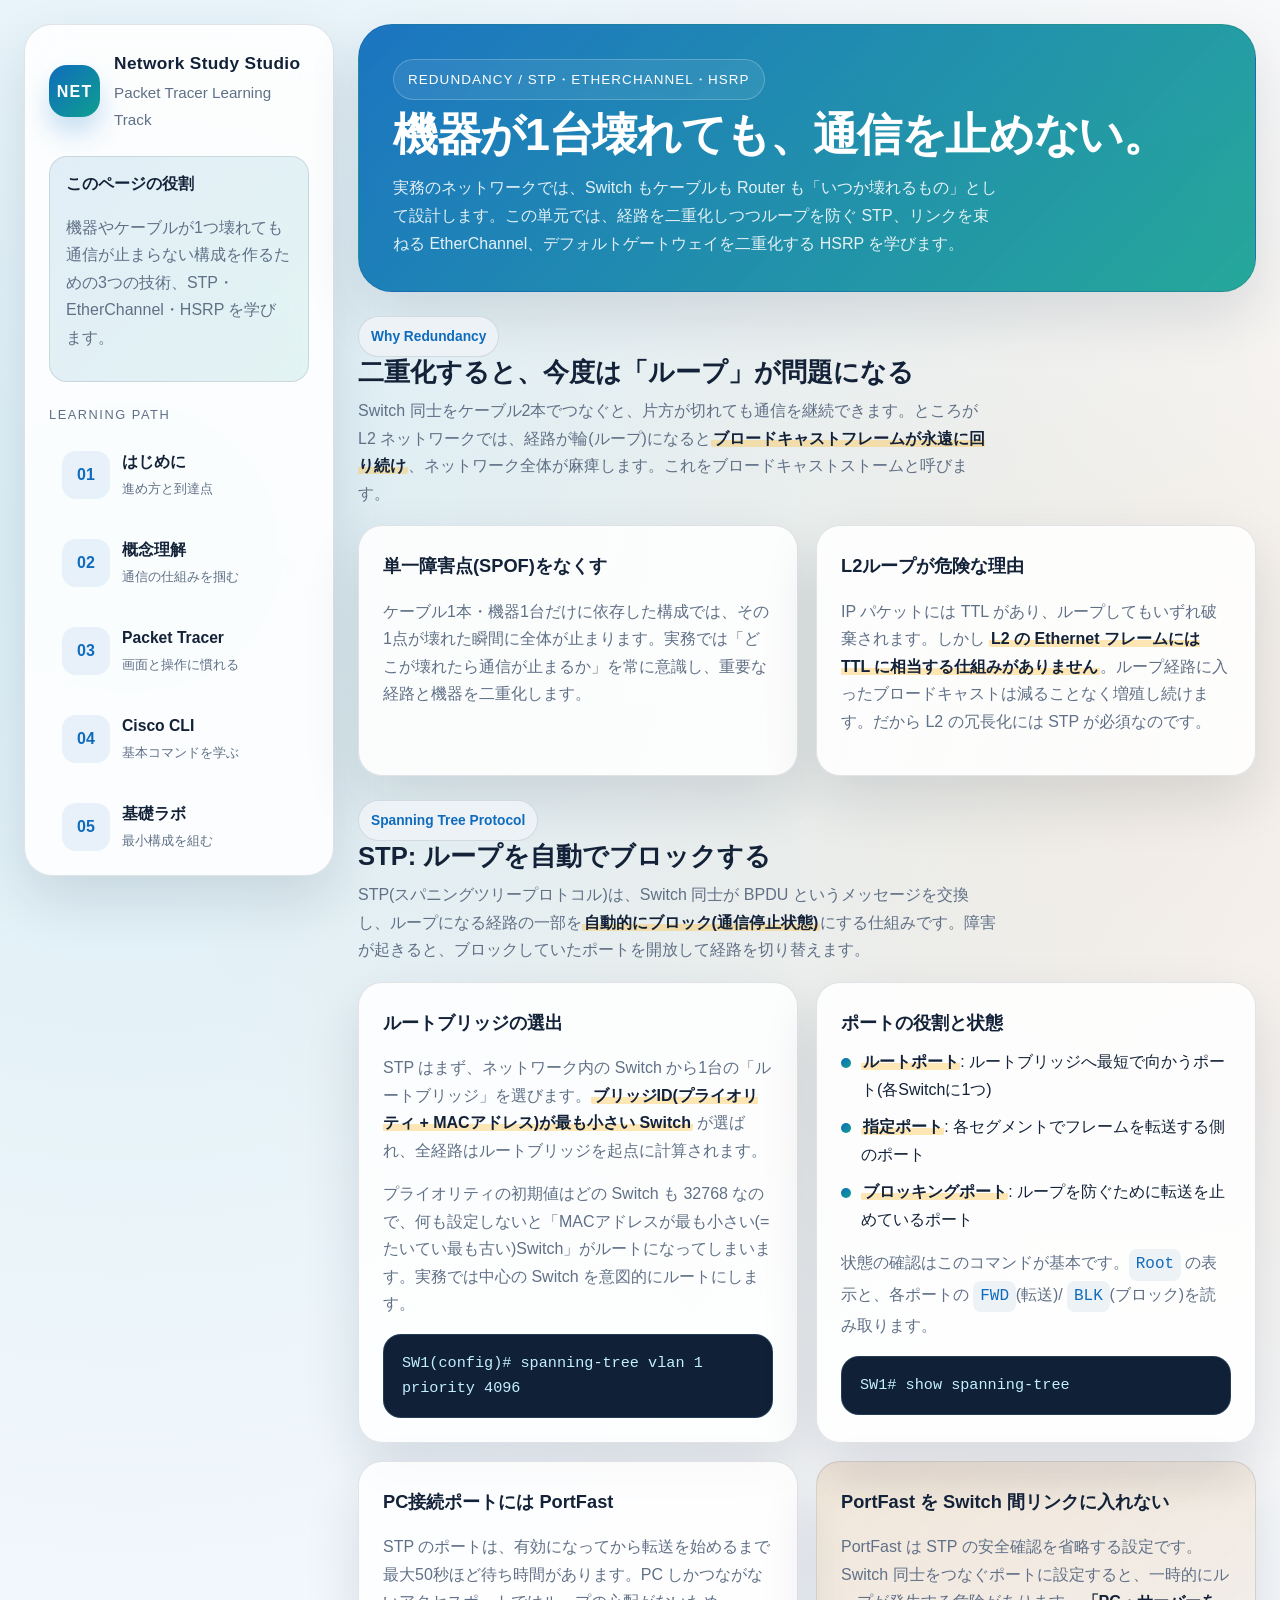
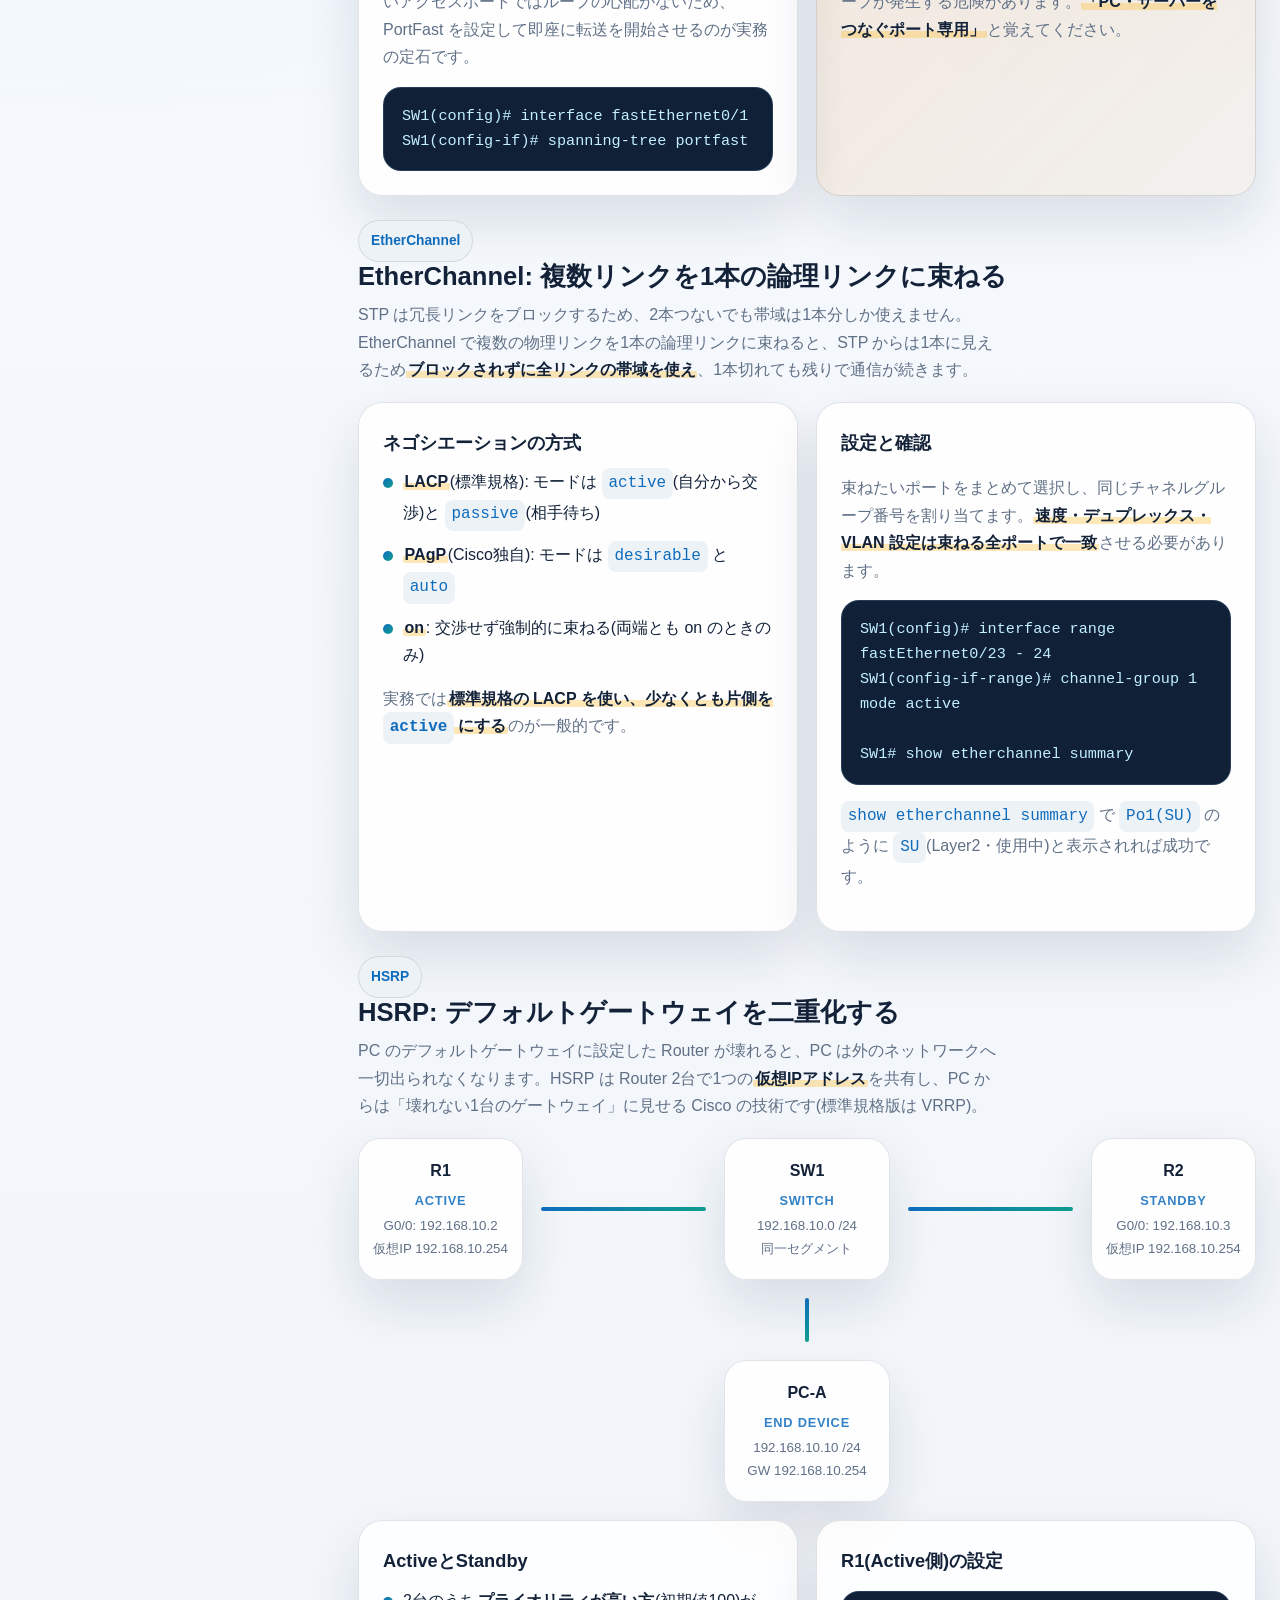
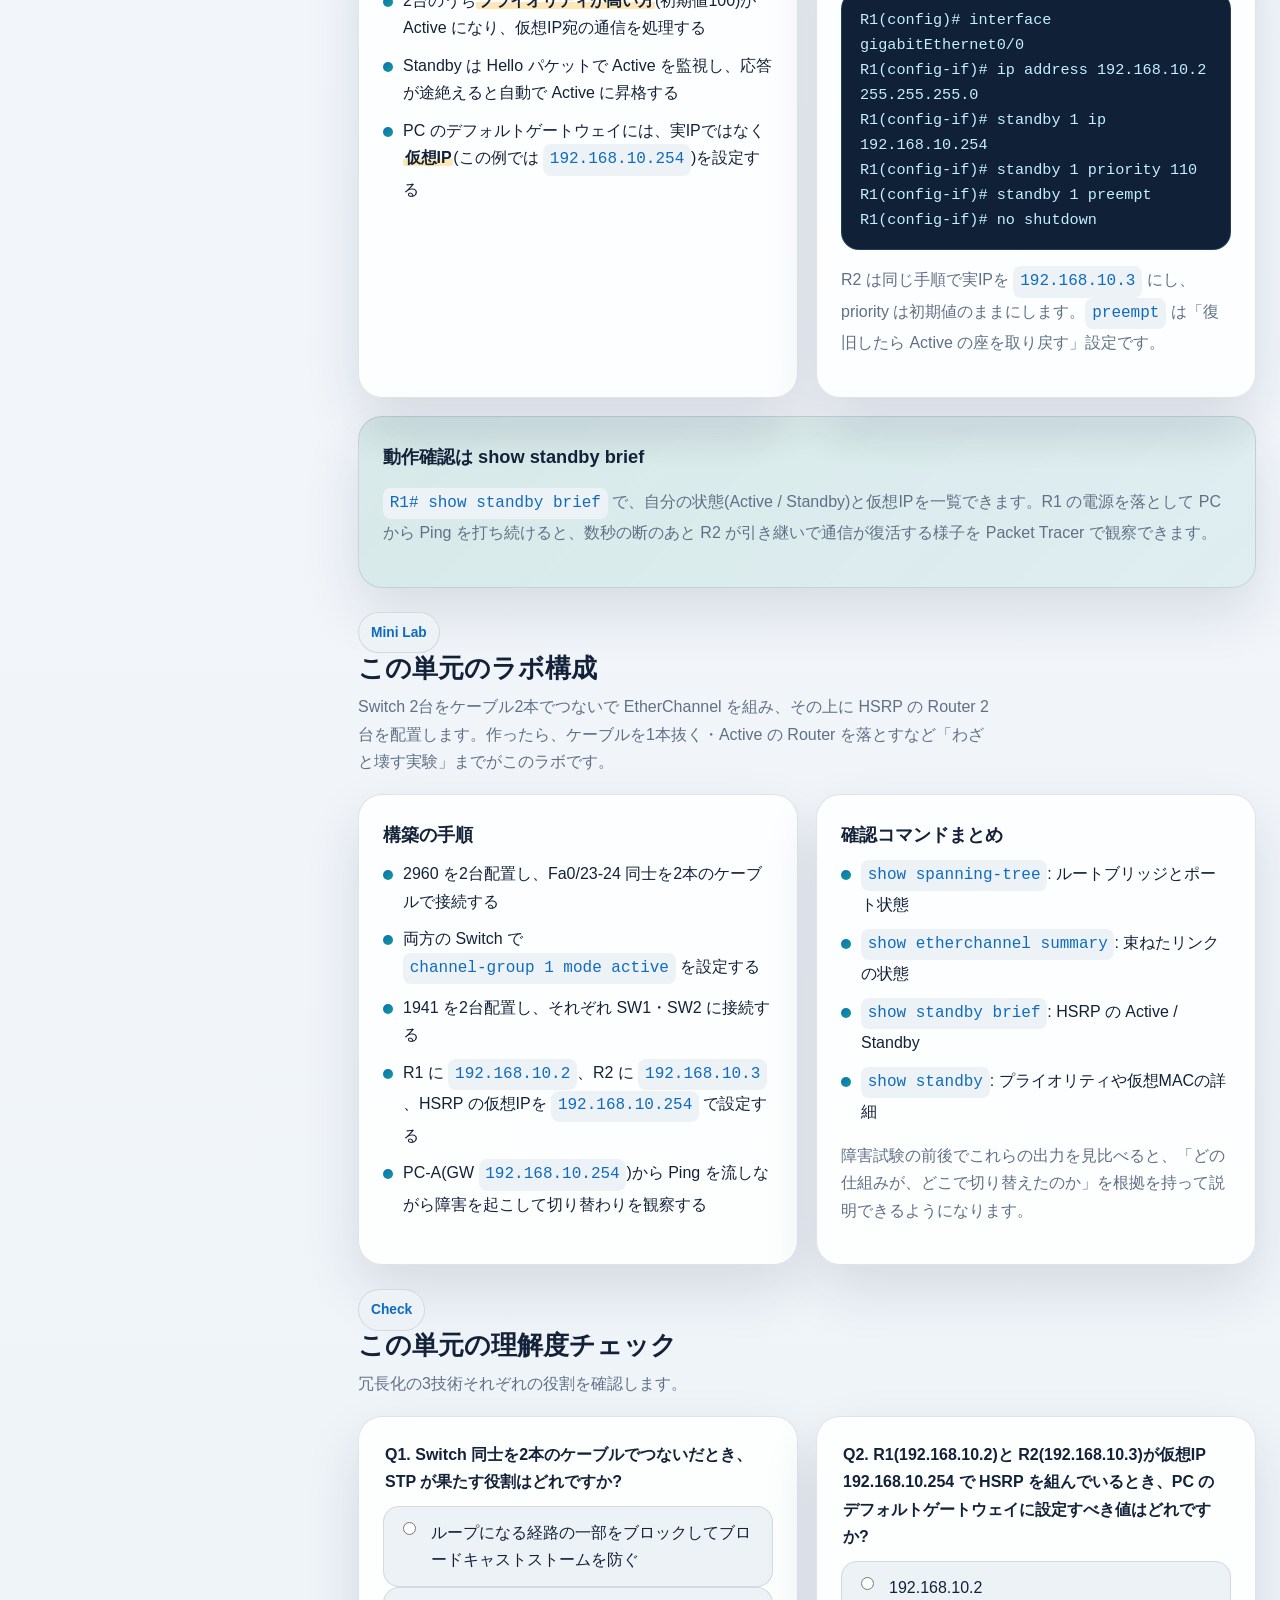
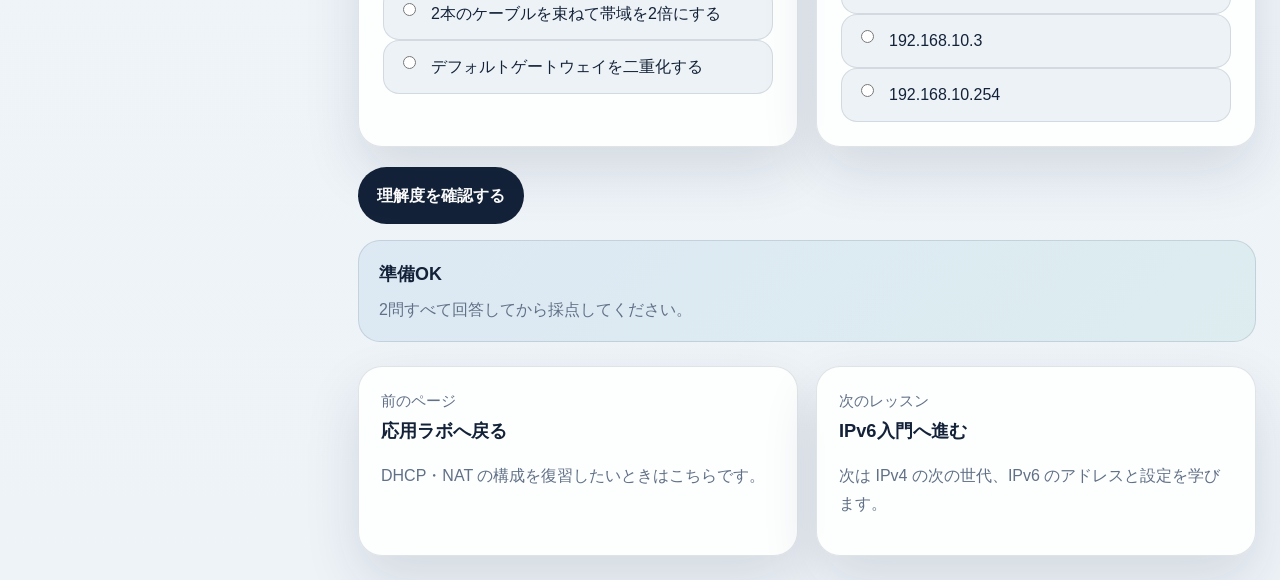
<file: redundancy.html>
<!DOCTYPE html>
<html lang="ja">
<head>
  <meta charset="UTF-8">
  <meta name="viewport" content="width=device-width, initial-scale=1.0">
  <title>冗長化 | Packet Tracerで学ぶネットワーク入門</title>
  <link rel="stylesheet" href="styles.css">
  <script src="app.js" defer></script>
</head>
<body data-page="redundancy">
  <div class="site-shell">
    <aside class="sidebar fade-in">
      <a class="brand" href="index.html">
        <div class="brand-mark">NET</div>
        <div class="brand-copy">
          <strong>Network Study Studio</strong>
          <span>Packet Tracer Learning Track</span>
        </div>
      </a>
      <div class="sidebar-note">
        <strong>このページの役割</strong>
        <p>機器やケーブルが1つ壊れても通信が止まらない構成を作るための3つの技術、STP・EtherChannel・HSRP を学びます。</p>
      </div>
      <div>
        <p class="sidebar-title">Learning Path</p>
        <nav class="sidebar-nav">
          <a href="index.html" data-page-link="index"><div class="nav-number">01</div><div class="nav-copy"><strong>はじめに</strong><small>進め方と到達点</small></div></a>
          <a href="concepts.html" data-page-link="concepts"><div class="nav-number">02</div><div class="nav-copy"><strong>概念理解</strong><small>通信の仕組みを掴む</small></div></a>
          <a href="packet-tracer.html" data-page-link="packet-tracer"><div class="nav-number">03</div><div class="nav-copy"><strong>Packet Tracer</strong><small>画面と操作に慣れる</small></div></a>
          <a href="cisco-cli.html" data-page-link="cisco-cli"><div class="nav-number">04</div><div class="nav-copy"><strong>Cisco CLI</strong><small>基本コマンドを学ぶ</small></div></a>
          <a href="lab.html" data-page-link="lab"><div class="nav-number">05</div><div class="nav-copy"><strong>基礎ラボ</strong><small>最小構成を組む</small></div></a>
          <a href="intermediate-labs.html" data-page-link="intermediate-labs"><div class="nav-number">06</div><div class="nav-copy"><strong>中級ラボ</strong><small>VLANと静的ルート</small></div></a>
          <a href="l3-switch-svi.html" data-page-link="l3-switch-svi"><div class="nav-number">07</div><div class="nav-copy"><strong>L3 Switch / SVI</strong><small>SVIでVLAN間通信</small></div></a>
          <a href="troubleshooting.html" data-page-link="troubleshooting"><div class="nav-number">08</div><div class="nav-copy"><strong>トラブルシュート</strong><small>切り分け力を伸ばす</small></div></a>
          <a href="acl.html" data-page-link="acl"><div class="nav-number">09</div><div class="nav-copy"><strong>ACL入門</strong><small>通す通信を選ぶ</small></div></a>
          <a href="ospf.html" data-page-link="ospf"><div class="nav-number">10</div><div class="nav-copy"><strong>OSPF入門</strong><small>経路を自動で学ぶ</small></div></a>
          <a href="advanced-labs.html" data-page-link="advanced-labs"><div class="nav-number">11</div><div class="nav-copy"><strong>応用ラボ</strong><small>DHCP・NAT・ACL</small></div></a>
          <a href="redundancy.html" data-page-link="redundancy"><div class="nav-number">12</div><div class="nav-copy"><strong>冗長化</strong><small>STP・EtherChannel・HSRP</small></div></a>
          <a href="ipv6.html" data-page-link="ipv6"><div class="nav-number">13</div><div class="nav-copy"><strong>IPv6入門</strong><small>次世代アドレスを学ぶ</small></div></a>
          <a href="security-ops.html" data-page-link="security-ops"><div class="nav-number">14</div><div class="nav-copy"><strong>セキュリティと運用</strong><small>守る設定と管理</small></div></a>
        </nav>
      </div>
      <div class="theme-toggle" aria-label="表示テーマ切替">
        <span class="theme-toggle-mode" data-theme-mode="dark">ダーク</span>
        <label class="theme-switch" for="themeToggle">
          <input id="themeToggle" class="theme-toggle-input" type="checkbox" role="switch" aria-label="ライトモードに切り替え">
          <span class="theme-toggle-track">
            <span class="theme-toggle-thumb"></span>
          </span>
        </label>
        <span class="theme-toggle-mode" data-theme-mode="light">ライト</span>
      </div>
      <p class="sidebar-help">「壊れても止まらない」設計は上級エンジニアの基本姿勢です。まず STP でループを防ぎ、次にリンクを束ね、最後にゲートウェイを二重化する順で読み進めてください。</p>
    </aside>

    <main class="content">
      <header class="page-header fade-in delay-1">
        <div class="eyebrow">Redundancy / STP・EtherChannel・HSRP</div>
        <h1>機器が1台壊れても、通信を止めない。</h1>
        <p>実務のネットワークでは、Switch もケーブルも Router も「いつか壊れるもの」として設計します。この単元では、経路を二重化しつつループを防ぐ STP、リンクを束ねる EtherChannel、デフォルトゲートウェイを二重化する HSRP を学びます。</p>
      </header>

      <section class="section fade-in delay-2">
        <div class="section-head">
          <div class="small-pill">Why Redundancy</div>
          <h2>二重化すると、今度は「ループ」が問題になる</h2>
          <p>Switch 同士をケーブル2本でつなぐと、片方が切れても通信を継続できます。ところが L2 ネットワークでは、経路が輪(ループ)になると<strong>ブロードキャストフレームが永遠に回り続け</strong>、ネットワーク全体が麻痺します。これをブロードキャストストームと呼びます。</p>
        </div>
        <div class="grid-2">
          <article class="card">
            <h3>単一障害点(SPOF)をなくす</h3>
            <p>ケーブル1本・機器1台だけに依存した構成では、その1点が壊れた瞬間に全体が止まります。実務では「どこが壊れたら通信が止まるか」を常に意識し、重要な経路と機器を二重化します。</p>
          </article>
          <article class="card">
            <h3>L2ループが危険な理由</h3>
            <p>IP パケットには TTL があり、ループしてもいずれ破棄されます。しかし <strong>L2 の Ethernet フレームには TTL に相当する仕組みがありません</strong>。ループ経路に入ったブロードキャストは減ることなく増殖し続けます。だから L2 の冗長化には STP が必須なのです。</p>
          </article>
        </div>
      </section>

      <section class="section fade-in delay-2">
        <div class="section-head">
          <div class="small-pill">Spanning Tree Protocol</div>
          <h2>STP: ループを自動でブロックする</h2>
          <p>STP(スパニングツリープロトコル)は、Switch 同士が BPDU というメッセージを交換し、ループになる経路の一部を<strong>自動的にブロック(通信停止状態)</strong>にする仕組みです。障害が起きると、ブロックしていたポートを開放して経路を切り替えます。</p>
        </div>

        <div class="grid-2">
          <article class="card">
            <h3>ルートブリッジの選出</h3>
            <p>STP はまず、ネットワーク内の Switch から1台の「ルートブリッジ」を選びます。<strong>ブリッジID(プライオリティ + MACアドレス)が最も小さい Switch</strong> が選ばれ、全経路はルートブリッジを起点に計算されます。</p>
            <p>プライオリティの初期値はどの Switch も 32768 なので、何も設定しないと「MACアドレスが最も小さい(=たいてい最も古い)Switch」がルートになってしまいます。実務では中心の Switch を意図的にルートにします。</p>
            <div class="code-block">SW1(config)# spanning-tree vlan 1 priority 4096</div>
          </article>
          <article class="card">
            <h3>ポートの役割と状態</h3>
            <ul class="packet-list">
              <li><strong>ルートポート</strong>: ルートブリッジへ最短で向かうポート(各Switchに1つ)</li>
              <li><strong>指定ポート</strong>: 各セグメントでフレームを転送する側のポート</li>
              <li><strong>ブロッキングポート</strong>: ループを防ぐために転送を止めているポート</li>
            </ul>
            <p>状態の確認はこのコマンドが基本です。<code>Root</code> の表示と、各ポートの <code>FWD</code>(転送)/ <code>BLK</code>(ブロック)を読み取ります。</p>
            <div class="code-block">SW1# show spanning-tree</div>
          </article>
          <article class="card">
            <h3>PC接続ポートには PortFast</h3>
            <p>STP のポートは、有効になってから転送を始めるまで最大50秒ほど待ち時間があります。PC しかつながないアクセスポートではループの心配がないため、PortFast を設定して即座に転送を開始させるのが実務の定石です。</p>
            <div class="code-block">SW1(config)# interface fastEthernet0/1
SW1(config-if)# spanning-tree portfast</div>
          </article>
          <article class="callout warning">
            <h3>PortFast を Switch 間リンクに入れない</h3>
            <p>PortFast は STP の安全確認を省略する設定です。Switch 同士をつなぐポートに設定すると、一時的にループが発生する危険があります。<strong>「PC・サーバーをつなぐポート専用」</strong>と覚えてください。</p>
          </article>
        </div>
      </section>

      <section class="section fade-in delay-2">
        <div class="section-head">
          <div class="small-pill">EtherChannel</div>
          <h2>EtherChannel: 複数リンクを1本の論理リンクに束ねる</h2>
          <p>STP は冗長リンクをブロックするため、2本つないでも帯域は1本分しか使えません。EtherChannel で複数の物理リンクを1本の論理リンクに束ねると、STP からは1本に見えるため<strong>ブロックされずに全リンクの帯域を使え</strong>、1本切れても残りで通信が続きます。</p>
        </div>

        <div class="grid-2">
          <article class="card">
            <h3>ネゴシエーションの方式</h3>
            <ul class="packet-list">
              <li><strong>LACP</strong>(標準規格): モードは <code>active</code>(自分から交渉)と <code>passive</code>(相手待ち)</li>
              <li><strong>PAgP</strong>(Cisco独自): モードは <code>desirable</code> と <code>auto</code></li>
              <li><strong>on</strong>: 交渉せず強制的に束ねる(両端とも on のときのみ)</li>
            </ul>
            <p>実務では<strong>標準規格の LACP を使い、少なくとも片側を <code>active</code> にする</strong>のが一般的です。</p>
          </article>
          <article class="card">
            <h3>設定と確認</h3>
            <p>束ねたいポートをまとめて選択し、同じチャネルグループ番号を割り当てます。<strong>速度・デュプレックス・VLAN 設定は束ねる全ポートで一致</strong>させる必要があります。</p>
            <div class="code-block">SW1(config)# interface range fastEthernet0/23 - 24
SW1(config-if-range)# channel-group 1 mode active

SW1# show etherchannel summary</div>
            <p><code>show etherchannel summary</code> で <code>Po1(SU)</code> のように <code>SU</code>(Layer2・使用中)と表示されれば成功です。</p>
          </article>
        </div>
      </section>

      <section class="section fade-in delay-2">
        <div class="section-head">
          <div class="small-pill">HSRP</div>
          <h2>HSRP: デフォルトゲートウェイを二重化する</h2>
          <p>PC のデフォルトゲートウェイに設定した Router が壊れると、PC は外のネットワークへ一切出られなくなります。HSRP は Router 2台で1つの<strong>仮想IPアドレス</strong>を共有し、PC からは「壊れない1台のゲートウェイ」に見せる Cisco の技術です(標準規格版は VRRP)。</p>
        </div>

        <div class="topic-diagram">
          <div class="diagram-node">R1<small><span class="device-name">Active</span>G0/0: 192.168.10.2<br>仮想IP 192.168.10.254</small></div>
          <div class="diagram-link"></div>
          <div class="diagram-node">SW1<small><span class="device-name">Switch</span>192.168.10.0 /24<br>同一セグメント</small></div>
          <div class="diagram-link"></div>
          <div class="diagram-node">R2<small><span class="device-name">Standby</span>G0/0: 192.168.10.3<br>仮想IP 192.168.10.254</small></div>
          <div class="diagram-link vertical diagram-center"></div>
          <div class="diagram-node diagram-center">PC-A<small><span class="device-name">End Device</span>192.168.10.10 /24<br>GW 192.168.10.254</small></div>
        </div>

        <div class="grid-2">
          <article class="card">
            <h3>ActiveとStandby</h3>
            <ul class="packet-list">
              <li>2台のうち<strong>プライオリティが高い方</strong>(初期値100)が Active になり、仮想IP宛の通信を処理する</li>
              <li>Standby は Hello パケットで Active を監視し、応答が途絶えると自動で Active に昇格する</li>
              <li>PC のデフォルトゲートウェイには、実IPではなく<strong>仮想IP</strong>(この例では <code>192.168.10.254</code>)を設定する</li>
            </ul>
          </article>
          <article class="card">
            <h3>R1(Active側)の設定</h3>
            <div class="code-block">R1(config)# interface gigabitEthernet0/0
R1(config-if)# ip address 192.168.10.2 255.255.255.0
R1(config-if)# standby 1 ip 192.168.10.254
R1(config-if)# standby 1 priority 110
R1(config-if)# standby 1 preempt
R1(config-if)# no shutdown</div>
            <p>R2 は同じ手順で実IPを <code>192.168.10.3</code> にし、priority は初期値のままにします。<code>preempt</code> は「復旧したら Active の座を取り戻す」設定です。</p>
          </article>
        </div>

        <section class="callout success">
          <h3>動作確認は show standby brief</h3>
          <p><code>R1# show standby brief</code> で、自分の状態(Active / Standby)と仮想IPを一覧できます。R1 の電源を落として PC から Ping を打ち続けると、数秒の断のあと R2 が引き継いで通信が復活する様子を Packet Tracer で観察できます。</p>
        </section>
      </section>

      <section class="section fade-in delay-3">
        <div class="section-head">
          <div class="small-pill">Mini Lab</div>
          <h2>この単元のラボ構成</h2>
          <p>Switch 2台をケーブル2本でつないで EtherChannel を組み、その上に HSRP の Router 2台を配置します。作ったら、ケーブルを1本抜く・Active の Router を落とすなど「わざと壊す実験」までがこのラボです。</p>
        </div>

        <div class="grid-2">
          <article class="card">
            <h3>構築の手順</h3>
            <ul class="check-list">
              <li>2960 を2台配置し、Fa0/23-24 同士を2本のケーブルで接続する</li>
              <li>両方の Switch で <code>channel-group 1 mode active</code> を設定する</li>
              <li>1941 を2台配置し、それぞれ SW1・SW2 に接続する</li>
              <li>R1 に <code>192.168.10.2</code>、R2 に <code>192.168.10.3</code>、HSRP の仮想IPを <code>192.168.10.254</code> で設定する</li>
              <li>PC-A(GW <code>192.168.10.254</code>)から Ping を流しながら障害を起こして切り替わりを観察する</li>
            </ul>
          </article>
          <article class="card">
            <h3>確認コマンドまとめ</h3>
            <ul class="packet-list">
              <li><code>show spanning-tree</code>: ルートブリッジとポート状態</li>
              <li><code>show etherchannel summary</code>: 束ねたリンクの状態</li>
              <li><code>show standby brief</code>: HSRP の Active / Standby</li>
              <li><code>show standby</code>: プライオリティや仮想MACの詳細</li>
            </ul>
            <p>障害試験の前後でこれらの出力を見比べると、「どの仕組みが、どこで切り替えたのか」を根拠を持って説明できるようになります。</p>
          </article>
        </div>
      </section>

      <section class="section fade-in delay-3">
        <div class="section-head">
          <div class="small-pill">Check</div>
          <h2>この単元の理解度チェック</h2>
          <p class="quiz-help">冗長化の3技術それぞれの役割を確認します。</p>
        </div>

        <form data-quiz-form>
          <div class="quiz-grid">
            <article class="quiz-card quiz-question" data-question="q1" data-explanation="STP はループになる経路の一部をブロックし、L2 ネットワークのブロードキャストストームを防ぎます。帯域を増やすのは EtherChannel の役割です。">
              <fieldset>
                <legend>Q1. Switch 同士を2本のケーブルでつないだとき、STP が果たす役割はどれですか?</legend>
                <label class="option-label"><input type="radio" name="rd-q1" data-correct="true"> ループになる経路の一部をブロックしてブロードキャストストームを防ぐ</label>
                <label class="option-label"><input type="radio" name="rd-q1"> 2本のケーブルを束ねて帯域を2倍にする</label>
                <label class="option-label"><input type="radio" name="rd-q1"> デフォルトゲートウェイを二重化する</label>
              </fieldset>
            </article>
            <article class="quiz-card quiz-question" data-question="q2" data-explanation="HSRP では、PC のデフォルトゲートウェイに2台の Router が共有する仮想IP(この構成では 192.168.10.254)を設定します。実IPを設定すると、その Router が壊れたときに切り替わりの恩恵を受けられません。">
              <fieldset>
                <legend>Q2. R1(192.168.10.2)と R2(192.168.10.3)が仮想IP 192.168.10.254 で HSRP を組んでいるとき、PC のデフォルトゲートウェイに設定すべき値はどれですか?</legend>
                <label class="option-label"><input type="radio" name="rd-q2"> 192.168.10.2</label>
                <label class="option-label"><input type="radio" name="rd-q2"> 192.168.10.3</label>
                <label class="option-label"><input type="radio" name="rd-q2" data-correct="true"> 192.168.10.254</label>
              </fieldset>
            </article>
          </div>
          <div class="button-row" style="margin-top: 20px;">
            <button class="quiz-submit" type="submit">理解度を確認する</button>
          </div>
          <div class="quiz-result" data-quiz-result style="margin-top: 16px;">
            <strong>準備OK</strong>
            <div class="muted">2問すべて回答してから採点してください。</div>
          </div>
        </form>
      </section>

      <section class="lesson-footer fade-in delay-3">
        <a class="lesson-link" href="advanced-labs.html">
          <span>前のページ</span>
          <strong>応用ラボへ戻る</strong>
          <p>DHCP・NAT の構成を復習したいときはこちらです。</p>
        </a>
        <a class="lesson-link" href="ipv6.html">
          <span>次のレッスン</span>
          <strong>IPv6入門へ進む</strong>
          <p>次は IPv4 の次の世代、IPv6 のアドレスと設定を学びます。</p>
        </a>
      </section>
    </main>
  </div>
</body>
</html>
</file>
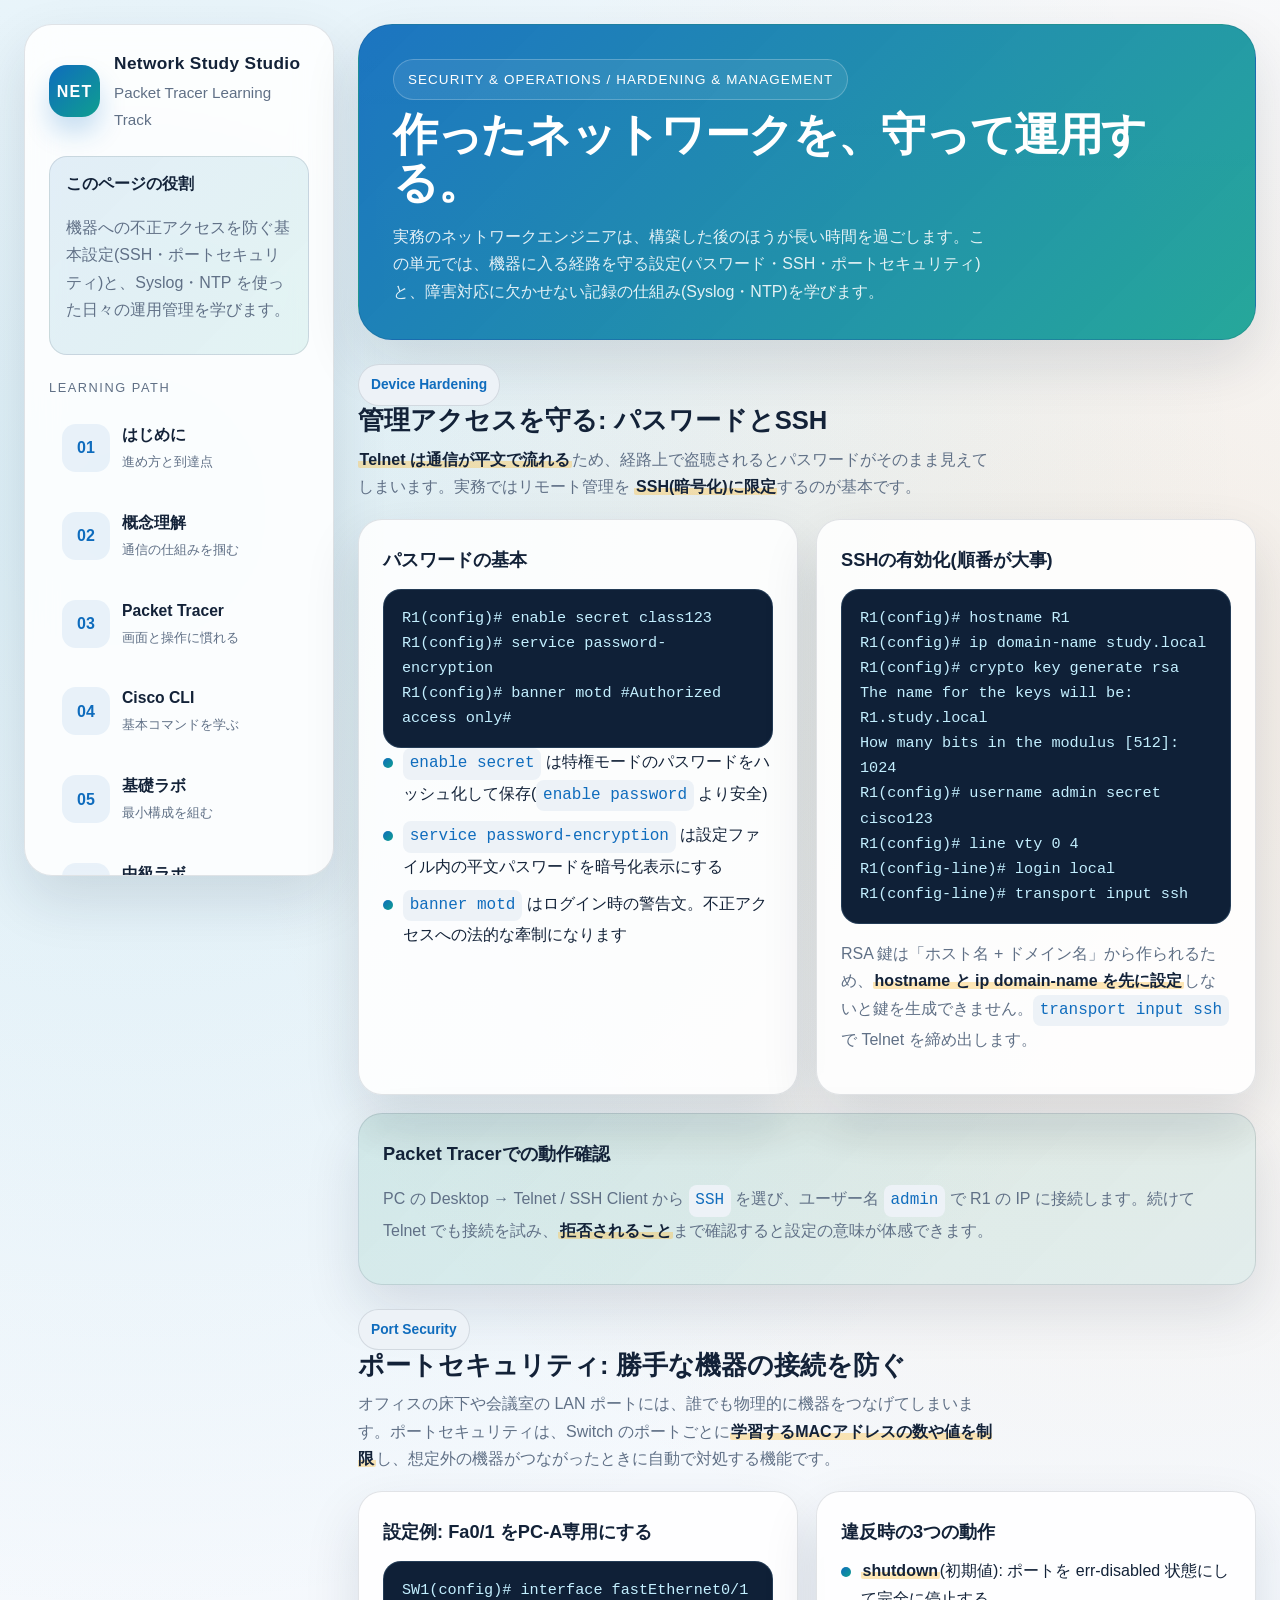
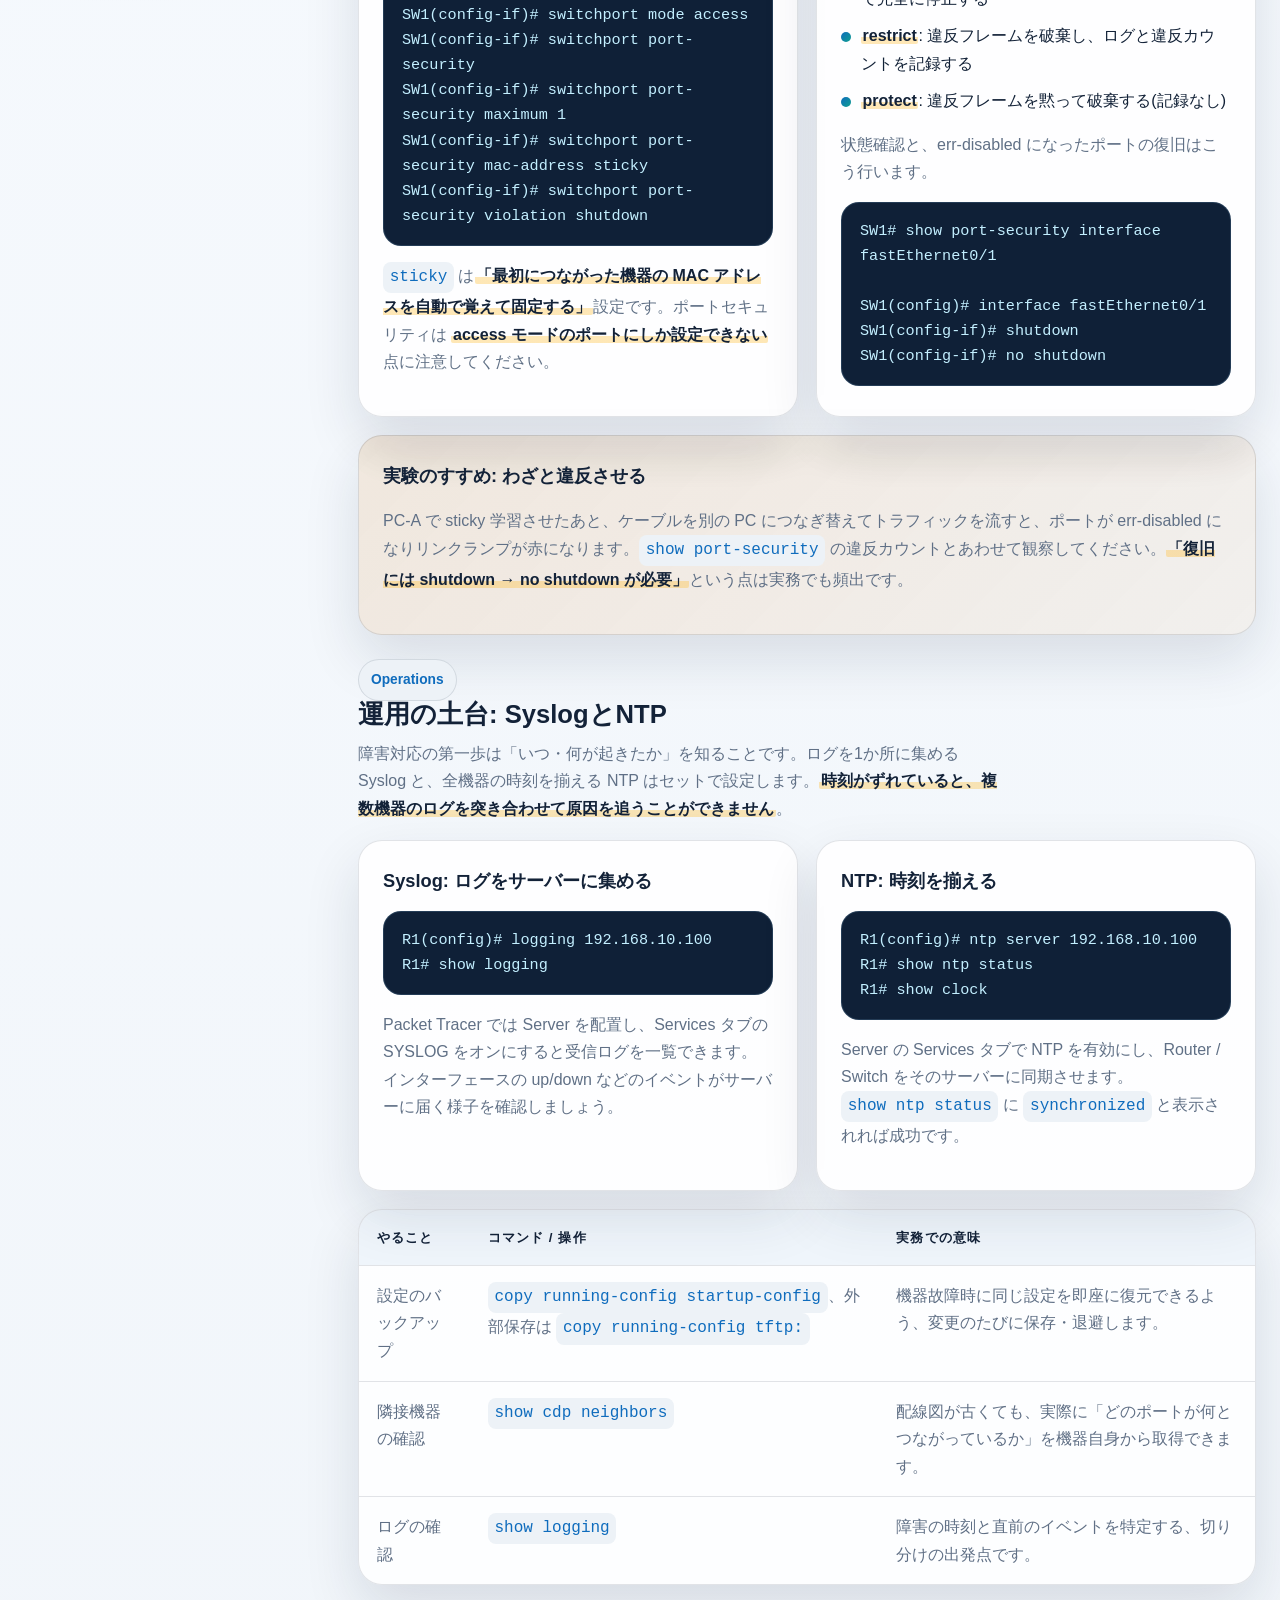
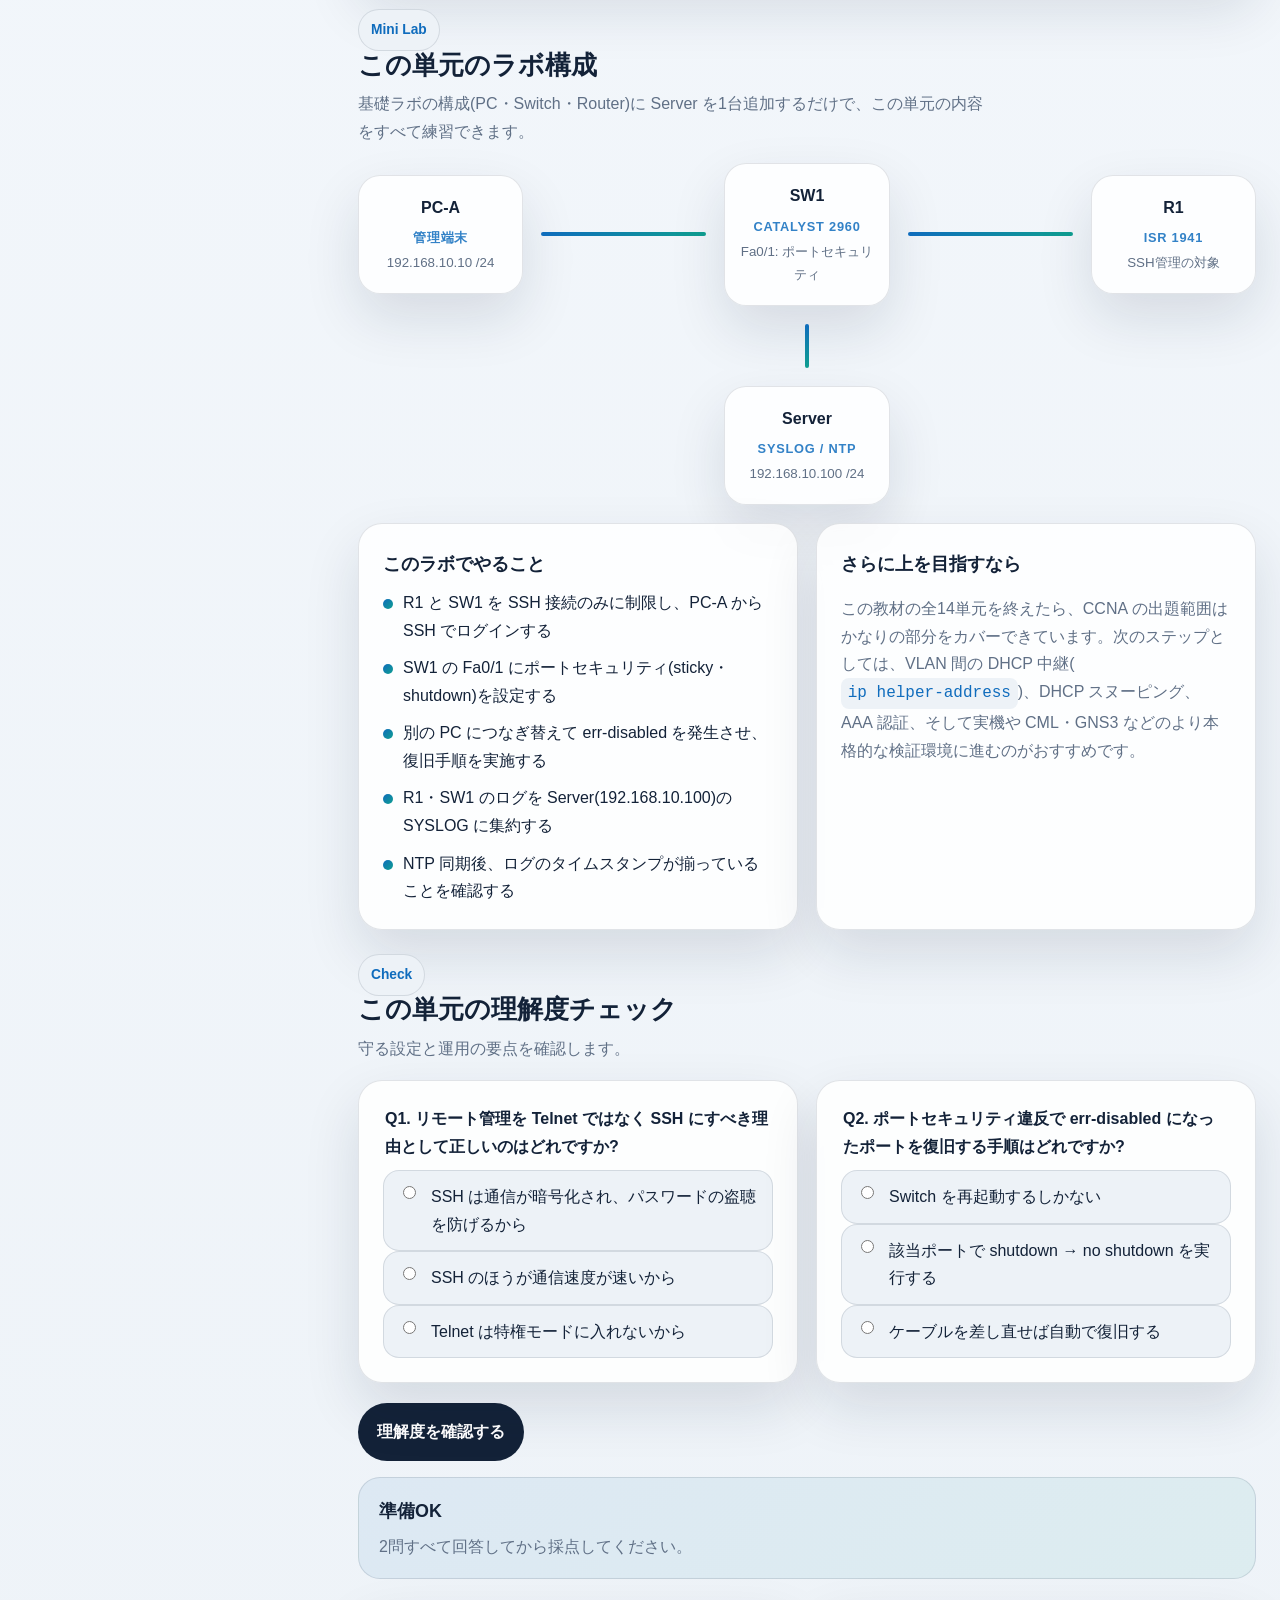
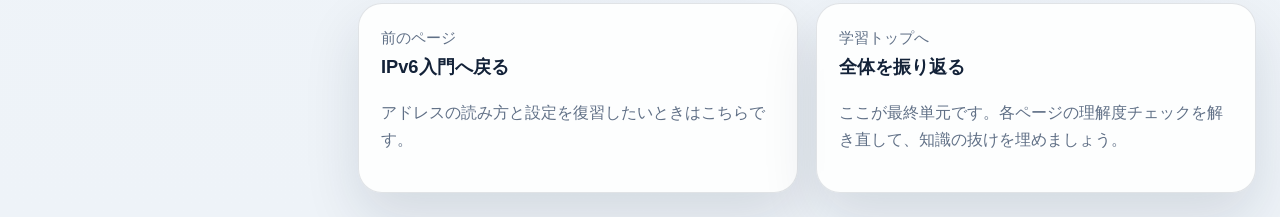
<file: security-ops.html>
<!DOCTYPE html>
<html lang="ja">
<head>
  <meta charset="UTF-8">
  <meta name="viewport" content="width=device-width, initial-scale=1.0">
  <title>セキュリティと運用 | Packet Tracerで学ぶネットワーク入門</title>
  <link rel="stylesheet" href="styles.css">
  <script src="app.js" defer></script>
</head>
<body data-page="security-ops">
  <div class="site-shell">
    <aside class="sidebar fade-in">
      <a class="brand" href="index.html">
        <div class="brand-mark">NET</div>
        <div class="brand-copy">
          <strong>Network Study Studio</strong>
          <span>Packet Tracer Learning Track</span>
        </div>
      </a>
      <div class="sidebar-note">
        <strong>このページの役割</strong>
        <p>機器への不正アクセスを防ぐ基本設定(SSH・ポートセキュリティ)と、Syslog・NTP を使った日々の運用管理を学びます。</p>
      </div>
      <div>
        <p class="sidebar-title">Learning Path</p>
        <nav class="sidebar-nav">
          <a href="index.html" data-page-link="index"><div class="nav-number">01</div><div class="nav-copy"><strong>はじめに</strong><small>進め方と到達点</small></div></a>
          <a href="concepts.html" data-page-link="concepts"><div class="nav-number">02</div><div class="nav-copy"><strong>概念理解</strong><small>通信の仕組みを掴む</small></div></a>
          <a href="packet-tracer.html" data-page-link="packet-tracer"><div class="nav-number">03</div><div class="nav-copy"><strong>Packet Tracer</strong><small>画面と操作に慣れる</small></div></a>
          <a href="cisco-cli.html" data-page-link="cisco-cli"><div class="nav-number">04</div><div class="nav-copy"><strong>Cisco CLI</strong><small>基本コマンドを学ぶ</small></div></a>
          <a href="lab.html" data-page-link="lab"><div class="nav-number">05</div><div class="nav-copy"><strong>基礎ラボ</strong><small>最小構成を組む</small></div></a>
          <a href="intermediate-labs.html" data-page-link="intermediate-labs"><div class="nav-number">06</div><div class="nav-copy"><strong>中級ラボ</strong><small>VLANと静的ルート</small></div></a>
          <a href="l3-switch-svi.html" data-page-link="l3-switch-svi"><div class="nav-number">07</div><div class="nav-copy"><strong>L3 Switch / SVI</strong><small>SVIでVLAN間通信</small></div></a>
          <a href="troubleshooting.html" data-page-link="troubleshooting"><div class="nav-number">08</div><div class="nav-copy"><strong>トラブルシュート</strong><small>切り分け力を伸ばす</small></div></a>
          <a href="acl.html" data-page-link="acl"><div class="nav-number">09</div><div class="nav-copy"><strong>ACL入門</strong><small>通す通信を選ぶ</small></div></a>
          <a href="ospf.html" data-page-link="ospf"><div class="nav-number">10</div><div class="nav-copy"><strong>OSPF入門</strong><small>経路を自動で学ぶ</small></div></a>
          <a href="advanced-labs.html" data-page-link="advanced-labs"><div class="nav-number">11</div><div class="nav-copy"><strong>応用ラボ</strong><small>DHCP・NAT・ACL</small></div></a>
          <a href="redundancy.html" data-page-link="redundancy"><div class="nav-number">12</div><div class="nav-copy"><strong>冗長化</strong><small>STP・EtherChannel・HSRP</small></div></a>
          <a href="ipv6.html" data-page-link="ipv6"><div class="nav-number">13</div><div class="nav-copy"><strong>IPv6入門</strong><small>次世代アドレスを学ぶ</small></div></a>
          <a href="security-ops.html" data-page-link="security-ops"><div class="nav-number">14</div><div class="nav-copy"><strong>セキュリティと運用</strong><small>守る設定と管理</small></div></a>
        </nav>
      </div>
      <div class="theme-toggle" aria-label="表示テーマ切替">
        <span class="theme-toggle-mode" data-theme-mode="dark">ダーク</span>
        <label class="theme-switch" for="themeToggle">
          <input id="themeToggle" class="theme-toggle-input" type="checkbox" role="switch" aria-label="ライトモードに切り替え">
          <span class="theme-toggle-track">
            <span class="theme-toggle-thumb"></span>
          </span>
        </label>
        <span class="theme-toggle-mode" data-theme-mode="light">ライト</span>
      </div>
      <p class="sidebar-help">「作れる」から「守れる・運用できる」へ。ここまでの単元で組んだどの構成にも、このページの設定をそのまま追加できます。</p>
    </aside>

    <main class="content">
      <header class="page-header fade-in delay-1">
        <div class="eyebrow">Security &amp; Operations / Hardening &amp; Management</div>
        <h1>作ったネットワークを、守って運用する。</h1>
        <p>実務のネットワークエンジニアは、構築した後のほうが長い時間を過ごします。この単元では、機器に入る経路を守る設定(パスワード・SSH・ポートセキュリティ)と、障害対応に欠かせない記録の仕組み(Syslog・NTP)を学びます。</p>
      </header>

      <section class="section fade-in delay-2">
        <div class="section-head">
          <div class="small-pill">Device Hardening</div>
          <h2>管理アクセスを守る: パスワードとSSH</h2>
          <p><strong>Telnet は通信が平文で流れる</strong>ため、経路上で盗聴されるとパスワードがそのまま見えてしまいます。実務ではリモート管理を <strong>SSH(暗号化)に限定</strong>するのが基本です。</p>
        </div>

        <div class="grid-2">
          <article class="card">
            <h3>パスワードの基本</h3>
            <div class="code-block">R1(config)# enable secret class123
R1(config)# service password-encryption
R1(config)# banner motd #Authorized access only#</div>
            <ul class="packet-list">
              <li><code>enable secret</code> は特権モードのパスワードをハッシュ化して保存(<code>enable password</code> より安全)</li>
              <li><code>service password-encryption</code> は設定ファイル内の平文パスワードを暗号化表示にする</li>
              <li><code>banner motd</code> はログイン時の警告文。不正アクセスへの法的な牽制になります</li>
            </ul>
          </article>
          <article class="card">
            <h3>SSHの有効化(順番が大事)</h3>
            <div class="code-block">R1(config)# hostname R1
R1(config)# ip domain-name study.local
R1(config)# crypto key generate rsa
The name for the keys will be: R1.study.local
How many bits in the modulus [512]: 1024
R1(config)# username admin secret cisco123
R1(config)# line vty 0 4
R1(config-line)# login local
R1(config-line)# transport input ssh</div>
            <p>RSA 鍵は「ホスト名 + ドメイン名」から作られるため、<strong>hostname と ip domain-name を先に設定</strong>しないと鍵を生成できません。<code>transport input ssh</code> で Telnet を締め出します。</p>
          </article>
        </div>

        <section class="callout success">
          <h3>Packet Tracerでの動作確認</h3>
          <p>PC の Desktop → Telnet / SSH Client から <code>SSH</code> を選び、ユーザー名 <code>admin</code> で R1 の IP に接続します。続けて Telnet でも接続を試み、<strong>拒否されること</strong>まで確認すると設定の意味が体感できます。</p>
        </section>
      </section>

      <section class="section fade-in delay-2">
        <div class="section-head">
          <div class="small-pill">Port Security</div>
          <h2>ポートセキュリティ: 勝手な機器の接続を防ぐ</h2>
          <p>オフィスの床下や会議室の LAN ポートには、誰でも物理的に機器をつなげてしまいます。ポートセキュリティは、Switch のポートごとに<strong>学習するMACアドレスの数や値を制限</strong>し、想定外の機器がつながったときに自動で対処する機能です。</p>
        </div>

        <div class="grid-2">
          <article class="card">
            <h3>設定例: Fa0/1 をPC-A専用にする</h3>
            <div class="code-block">SW1(config)# interface fastEthernet0/1
SW1(config-if)# switchport mode access
SW1(config-if)# switchport port-security
SW1(config-if)# switchport port-security maximum 1
SW1(config-if)# switchport port-security mac-address sticky
SW1(config-if)# switchport port-security violation shutdown</div>
            <p><code>sticky</code> は<strong>「最初につながった機器の MAC アドレスを自動で覚えて固定する」</strong>設定です。ポートセキュリティは <strong>access モードのポートにしか設定できない</strong>点に注意してください。</p>
          </article>
          <article class="card">
            <h3>違反時の3つの動作</h3>
            <ul class="packet-list">
              <li><strong>shutdown</strong>(初期値): ポートを err-disabled 状態にして完全に停止する</li>
              <li><strong>restrict</strong>: 違反フレームを破棄し、ログと違反カウントを記録する</li>
              <li><strong>protect</strong>: 違反フレームを黙って破棄する(記録なし)</li>
            </ul>
            <p>状態確認と、err-disabled になったポートの復旧はこう行います。</p>
            <div class="code-block">SW1# show port-security interface fastEthernet0/1

SW1(config)# interface fastEthernet0/1
SW1(config-if)# shutdown
SW1(config-if)# no shutdown</div>
          </article>
        </div>

        <section class="callout warning">
          <h3>実験のすすめ: わざと違反させる</h3>
          <p>PC-A で sticky 学習させたあと、ケーブルを別の PC につなぎ替えてトラフィックを流すと、ポートが err-disabled になりリンクランプが赤になります。<code>show port-security</code> の違反カウントとあわせて観察してください。<strong>「復旧には shutdown → no shutdown が必要」</strong>という点は実務でも頻出です。</p>
        </section>
      </section>

      <section class="section fade-in delay-2">
        <div class="section-head">
          <div class="small-pill">Operations</div>
          <h2>運用の土台: SyslogとNTP</h2>
          <p>障害対応の第一歩は「いつ・何が起きたか」を知ることです。ログを1か所に集める Syslog と、全機器の時刻を揃える NTP はセットで設定します。<strong>時刻がずれていると、複数機器のログを突き合わせて原因を追うことができません</strong>。</p>
        </div>

        <div class="grid-2">
          <article class="card">
            <h3>Syslog: ログをサーバーに集める</h3>
            <div class="code-block">R1(config)# logging 192.168.10.100
R1# show logging</div>
            <p>Packet Tracer では Server を配置し、Services タブの SYSLOG をオンにすると受信ログを一覧できます。インターフェースの up/down などのイベントがサーバーに届く様子を確認しましょう。</p>
          </article>
          <article class="card">
            <h3>NTP: 時刻を揃える</h3>
            <div class="code-block">R1(config)# ntp server 192.168.10.100
R1# show ntp status
R1# show clock</div>
            <p>Server の Services タブで NTP を有効にし、Router / Switch をそのサーバーに同期させます。<code>show ntp status</code> に <code>synchronized</code> と表示されれば成功です。</p>
          </article>
        </div>

        <div class="table-scroll">
          <table>
            <thead>
              <tr>
                <th>やること</th>
                <th>コマンド / 操作</th>
                <th>実務での意味</th>
              </tr>
            </thead>
            <tbody>
              <tr>
                <td>設定のバックアップ</td>
                <td><code>copy running-config startup-config</code>、外部保存は <code>copy running-config tftp:</code></td>
                <td>機器故障時に同じ設定を即座に復元できるよう、変更のたびに保存・退避します。</td>
              </tr>
              <tr>
                <td>隣接機器の確認</td>
                <td><code>show cdp neighbors</code></td>
                <td>配線図が古くても、実際に「どのポートが何とつながっているか」を機器自身から取得できます。</td>
              </tr>
              <tr>
                <td>ログの確認</td>
                <td><code>show logging</code></td>
                <td>障害の時刻と直前のイベントを特定する、切り分けの出発点です。</td>
              </tr>
            </tbody>
          </table>
        </div>
      </section>

      <section class="section fade-in delay-3">
        <div class="section-head">
          <div class="small-pill">Mini Lab</div>
          <h2>この単元のラボ構成</h2>
          <p>基礎ラボの構成(PC・Switch・Router)に Server を1台追加するだけで、この単元の内容をすべて練習できます。</p>
        </div>

        <div class="topic-diagram">
          <div class="diagram-node">PC-A<small><span class="device-name">管理端末</span>192.168.10.10 /24</small></div>
          <div class="diagram-link"></div>
          <div class="diagram-node">SW1<small><span class="device-name">Catalyst 2960</span>Fa0/1: ポートセキュリティ</small></div>
          <div class="diagram-link"></div>
          <div class="diagram-node">R1<small><span class="device-name">ISR 1941</span>SSH管理の対象</small></div>
          <div class="diagram-link vertical diagram-center"></div>
          <div class="diagram-node diagram-center">Server<small><span class="device-name">SYSLOG / NTP</span>192.168.10.100 /24</small></div>
        </div>

        <div class="grid-2">
          <article class="card">
            <h3>このラボでやること</h3>
            <ul class="check-list">
              <li>R1 と SW1 を SSH 接続のみに制限し、PC-A から SSH でログインする</li>
              <li>SW1 の Fa0/1 にポートセキュリティ(sticky・shutdown)を設定する</li>
              <li>別の PC につなぎ替えて err-disabled を発生させ、復旧手順を実施する</li>
              <li>R1・SW1 のログを Server(192.168.10.100)の SYSLOG に集約する</li>
              <li>NTP 同期後、ログのタイムスタンプが揃っていることを確認する</li>
            </ul>
          </article>
          <article class="card">
            <h3>さらに上を目指すなら</h3>
            <p>この教材の全14単元を終えたら、CCNA の出題範囲はかなりの部分をカバーできています。次のステップとしては、VLAN 間の DHCP 中継(<code>ip helper-address</code>)、DHCP スヌーピング、AAA 認証、そして実機や CML・GNS3 などのより本格的な検証環境に進むのがおすすめです。</p>
          </article>
        </div>
      </section>

      <section class="section fade-in delay-3">
        <div class="section-head">
          <div class="small-pill">Check</div>
          <h2>この単元の理解度チェック</h2>
          <p class="quiz-help">守る設定と運用の要点を確認します。</p>
        </div>

        <form data-quiz-form>
          <div class="quiz-grid">
            <article class="quiz-card quiz-question" data-question="q1" data-explanation="Telnet は通信内容が平文で流れるため盗聴に弱く、実務では暗号化される SSH に限定します。transport input ssh で vty への Telnet 接続を拒否できます。">
              <fieldset>
                <legend>Q1. リモート管理を Telnet ではなく SSH にすべき理由として正しいのはどれですか?</legend>
                <label class="option-label"><input type="radio" name="so-q1" data-correct="true"> SSH は通信が暗号化され、パスワードの盗聴を防げるから</label>
                <label class="option-label"><input type="radio" name="so-q1"> SSH のほうが通信速度が速いから</label>
                <label class="option-label"><input type="radio" name="so-q1"> Telnet は特権モードに入れないから</label>
              </fieldset>
            </article>
            <article class="quiz-card quiz-question" data-question="q2" data-explanation="violation shutdown(初期値)のポートは、違反を検知すると err-disabled 状態になります。復旧は該当インターフェースで shutdown → no shutdown を実行します。">
              <fieldset>
                <legend>Q2. ポートセキュリティ違反で err-disabled になったポートを復旧する手順はどれですか?</legend>
                <label class="option-label"><input type="radio" name="so-q2"> Switch を再起動するしかない</label>
                <label class="option-label"><input type="radio" name="so-q2" data-correct="true"> 該当ポートで shutdown → no shutdown を実行する</label>
                <label class="option-label"><input type="radio" name="so-q2"> ケーブルを差し直せば自動で復旧する</label>
              </fieldset>
            </article>
          </div>
          <div class="button-row" style="margin-top: 20px;">
            <button class="quiz-submit" type="submit">理解度を確認する</button>
          </div>
          <div class="quiz-result" data-quiz-result style="margin-top: 16px;">
            <strong>準備OK</strong>
            <div class="muted">2問すべて回答してから採点してください。</div>
          </div>
        </form>
      </section>

      <section class="lesson-footer fade-in delay-3">
        <a class="lesson-link" href="ipv6.html">
          <span>前のページ</span>
          <strong>IPv6入門へ戻る</strong>
          <p>アドレスの読み方と設定を復習したいときはこちらです。</p>
        </a>
        <a class="lesson-link" href="index.html">
          <span>学習トップへ</span>
          <strong>全体を振り返る</strong>
          <p>ここが最終単元です。各ページの理解度チェックを解き直して、知識の抜けを埋めましょう。</p>
        </a>
      </section>
    </main>
  </div>
</body>
</html>
</file>
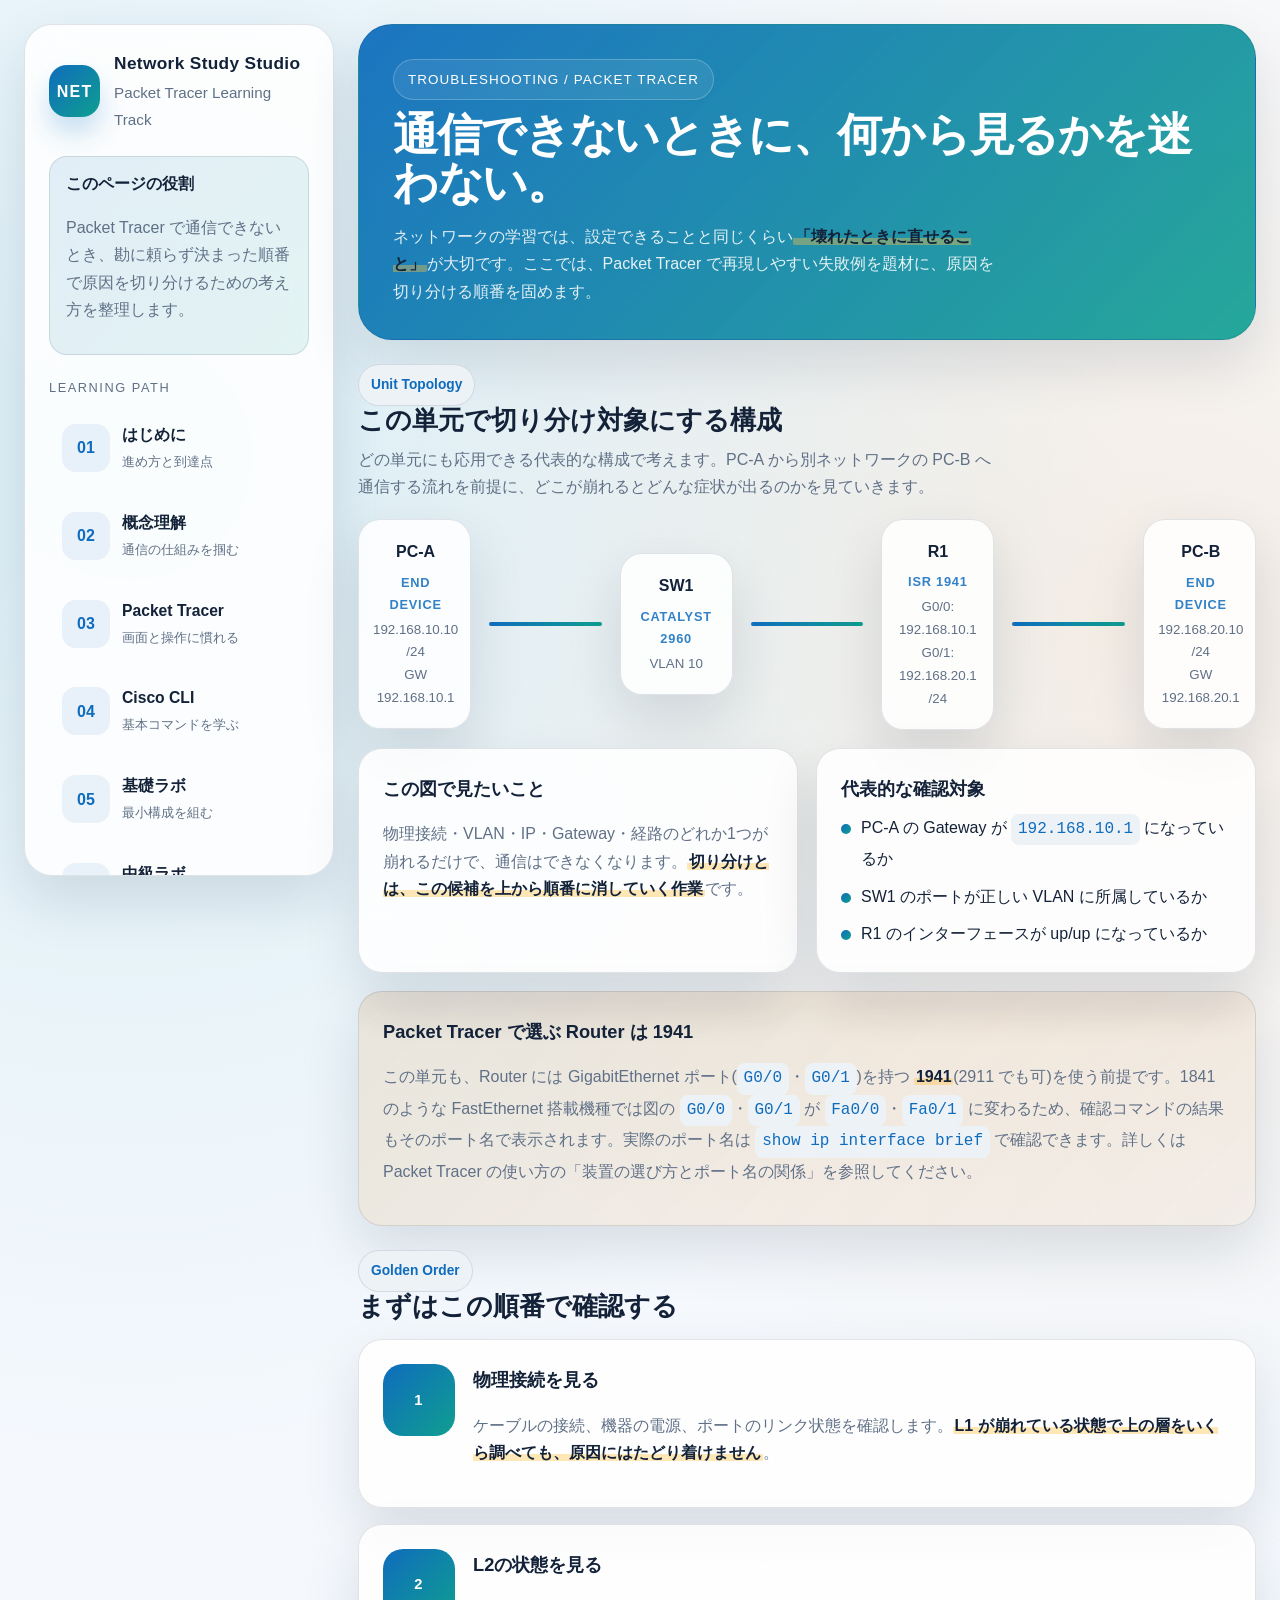
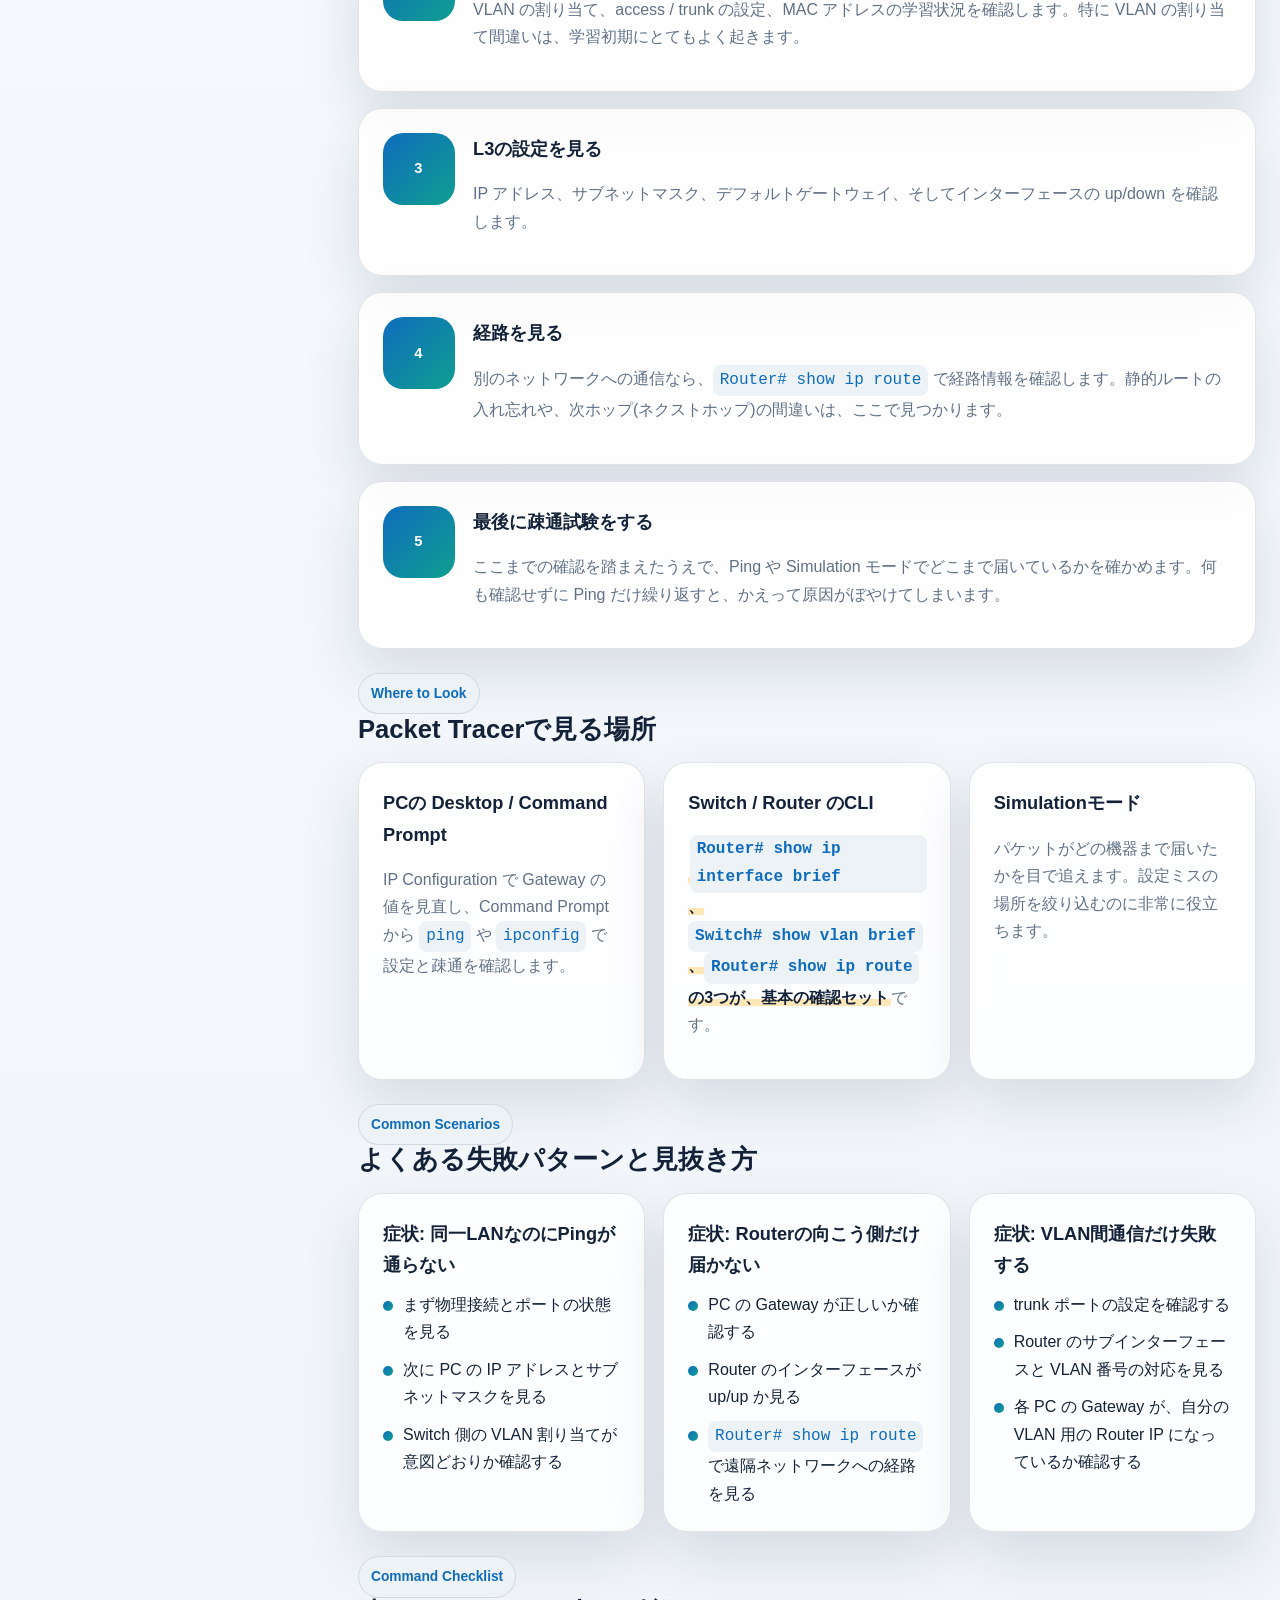
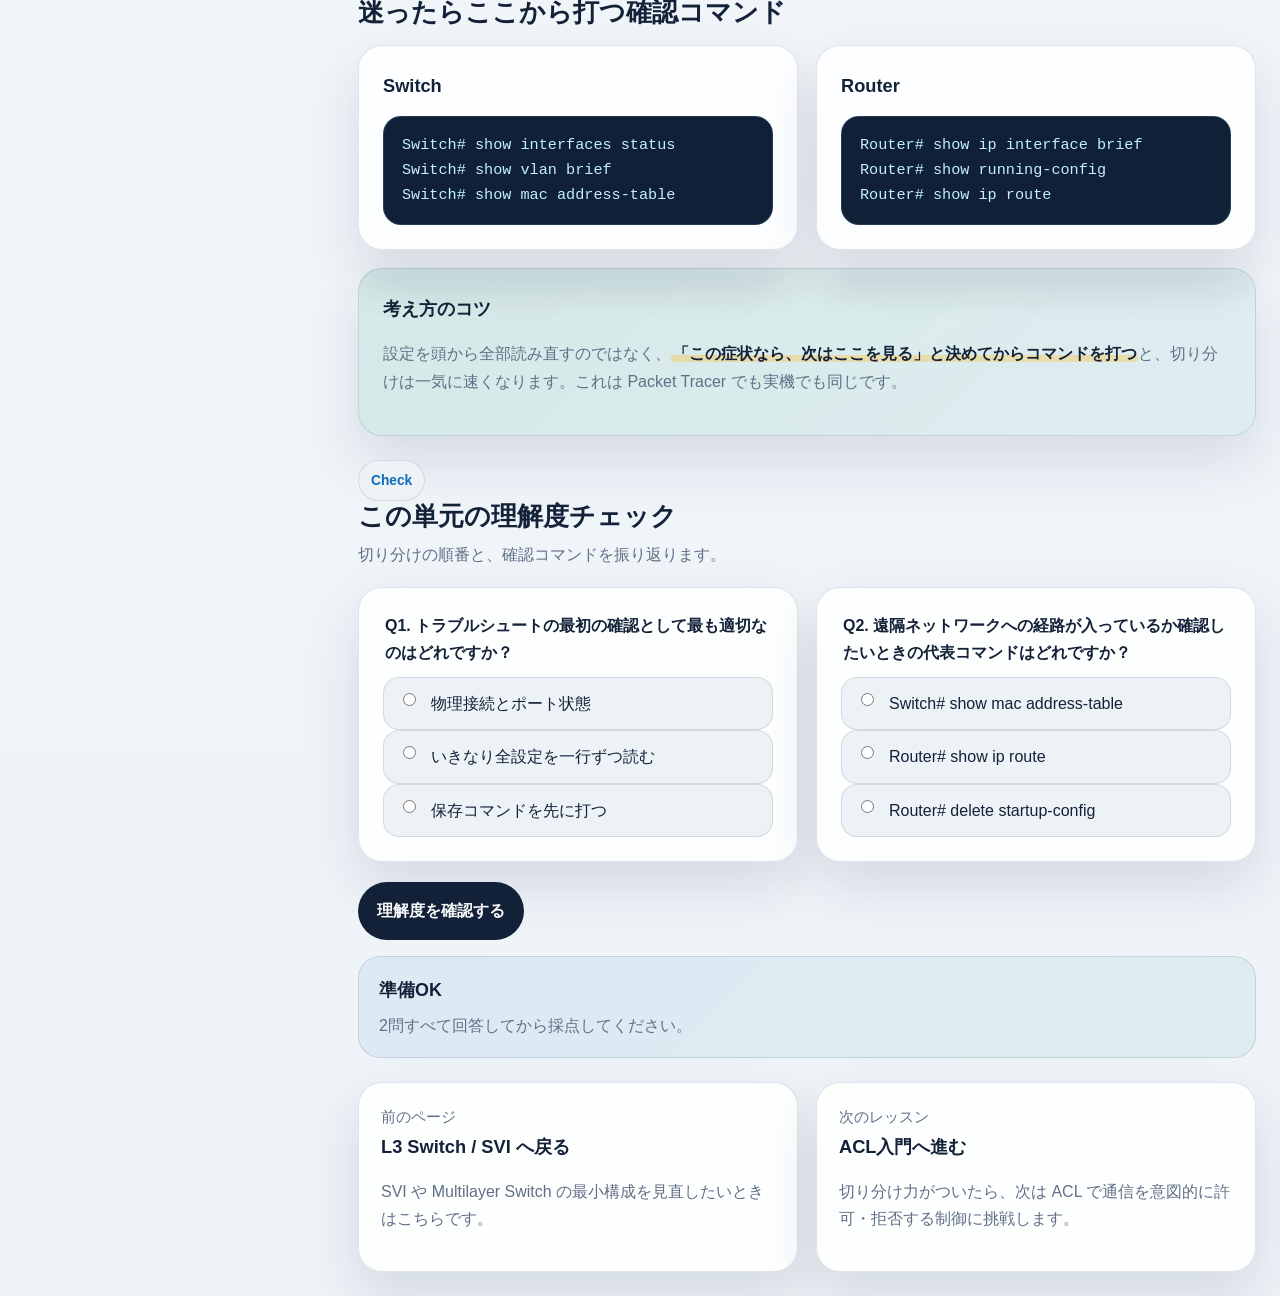
<file: troubleshooting.html>
<!DOCTYPE html>
<html lang="ja">
<head>
  <meta charset="UTF-8">
  <meta name="viewport" content="width=device-width, initial-scale=1.0">
  <title>トラブルシュート | Packet Tracerで学ぶネットワーク入門</title>
  <link rel="stylesheet" href="styles.css">
  <script src="app.js" defer></script>
</head>
<body data-page="troubleshooting">
  <div class="site-shell">
    <aside class="sidebar fade-in">
      <a class="brand" href="index.html">
        <div class="brand-mark">NET</div>
        <div class="brand-copy">
          <strong>Network Study Studio</strong>
          <span>Packet Tracer Learning Track</span>
        </div>
      </a>
      <div class="sidebar-note">
        <strong>このページの役割</strong>
        <p>Packet Tracer で通信できないとき、勘に頼らず決まった順番で原因を切り分けるための考え方を整理します。</p>
      </div>
      <div>
        <p class="sidebar-title">Learning Path</p>
        <nav class="sidebar-nav">
          <a href="index.html" data-page-link="index"><div class="nav-number">01</div><div class="nav-copy"><strong>はじめに</strong><small>進め方と到達点</small></div></a>
          <a href="concepts.html" data-page-link="concepts"><div class="nav-number">02</div><div class="nav-copy"><strong>概念理解</strong><small>通信の仕組みを掴む</small></div></a>
          <a href="packet-tracer.html" data-page-link="packet-tracer"><div class="nav-number">03</div><div class="nav-copy"><strong>Packet Tracer</strong><small>画面と操作に慣れる</small></div></a>
          <a href="cisco-cli.html" data-page-link="cisco-cli"><div class="nav-number">04</div><div class="nav-copy"><strong>Cisco CLI</strong><small>基本コマンドを学ぶ</small></div></a>
          <a href="lab.html" data-page-link="lab"><div class="nav-number">05</div><div class="nav-copy"><strong>基礎ラボ</strong><small>最小構成を組む</small></div></a>
          <a href="intermediate-labs.html" data-page-link="intermediate-labs"><div class="nav-number">06</div><div class="nav-copy"><strong>中級ラボ</strong><small>VLANと静的ルート</small></div></a>
          <a href="l3-switch-svi.html" data-page-link="l3-switch-svi"><div class="nav-number">07</div><div class="nav-copy"><strong>L3 Switch / SVI</strong><small>SVIでVLAN間通信</small></div></a>
          <a href="troubleshooting.html" data-page-link="troubleshooting"><div class="nav-number">08</div><div class="nav-copy"><strong>トラブルシュート</strong><small>切り分け力を伸ばす</small></div></a>
          <a href="acl.html" data-page-link="acl"><div class="nav-number">09</div><div class="nav-copy"><strong>ACL入門</strong><small>通す通信を選ぶ</small></div></a>
          <a href="ospf.html" data-page-link="ospf"><div class="nav-number">10</div><div class="nav-copy"><strong>OSPF入門</strong><small>経路を自動で学ぶ</small></div></a>
          <a href="advanced-labs.html" data-page-link="advanced-labs"><div class="nav-number">11</div><div class="nav-copy"><strong>応用ラボ</strong><small>DHCP・NAT・ACL</small></div></a>
          <a href="redundancy.html" data-page-link="redundancy"><div class="nav-number">12</div><div class="nav-copy"><strong>冗長化</strong><small>STP・EtherChannel・HSRP</small></div></a>
          <a href="ipv6.html" data-page-link="ipv6"><div class="nav-number">13</div><div class="nav-copy"><strong>IPv6入門</strong><small>次世代アドレスを学ぶ</small></div></a>
          <a href="security-ops.html" data-page-link="security-ops"><div class="nav-number">14</div><div class="nav-copy"><strong>セキュリティと運用</strong><small>守る設定と管理</small></div></a>
        </nav>
      </div>
      <div class="theme-toggle" aria-label="表示テーマ切替">
        <span class="theme-toggle-mode" data-theme-mode="dark">ダーク</span>
        <label class="theme-switch" for="themeToggle">
          <input id="themeToggle" class="theme-toggle-input" type="checkbox" role="switch" aria-label="ライトモードに切り替え">
          <span class="theme-toggle-track">
            <span class="theme-toggle-thumb"></span>
          </span>
        </label>
        <span class="theme-toggle-mode" data-theme-mode="light">ライト</span>
      </div>
      <p class="sidebar-help">ポイントは、いきなり全部を確認しようとせず、下の層(物理)から順番に候補を絞っていくことです。</p>
    </aside>

    <main class="content">
      <header class="page-header fade-in delay-1">
        <div class="eyebrow">Troubleshooting / Packet Tracer</div>
        <h1>通信できないときに、何から見るかを迷わない。</h1>
        <p>ネットワークの学習では、設定できることと同じくらい<strong>「壊れたときに直せること」</strong>が大切です。ここでは、Packet Tracer で再現しやすい失敗例を題材に、原因を切り分ける順番を固めます。</p>
      </header>

      <section class="section fade-in delay-2">
        <div class="section-head">
          <div class="small-pill">Unit Topology</div>
          <h2>この単元で切り分け対象にする構成</h2>
          <p>どの単元にも応用できる代表的な構成で考えます。PC-A から別ネットワークの PC-B へ通信する流れを前提に、どこが崩れるとどんな症状が出るのかを見ていきます。</p>
        </div>

        <div class="wide-diagram">
          <div class="diagram-node">PC-A<small><span class="device-name">End Device</span>192.168.10.10 /24<br>GW 192.168.10.1</small></div>
          <div class="diagram-link"></div>
          <div class="diagram-node">SW1<small><span class="device-name">Catalyst 2960</span>VLAN 10</small></div>
          <div class="diagram-link"></div>
          <div class="diagram-node">R1<small><span class="device-name">ISR 1941</span>G0/0: 192.168.10.1<br>G0/1: 192.168.20.1 /24</small></div>
          <div class="diagram-link"></div>
          <div class="diagram-node">PC-B<small><span class="device-name">End Device</span>192.168.20.10 /24<br>GW 192.168.20.1</small></div>
        </div>

        <div class="grid-2">
          <article class="card">
            <h3>この図で見たいこと</h3>
            <p>物理接続・VLAN・IP・Gateway・経路のどれか1つが崩れるだけで、通信はできなくなります。<strong>切り分けとは、この候補を上から順番に消していく作業</strong>です。</p>
          </article>
          <article class="card">
            <h3>代表的な確認対象</h3>
            <ul class="packet-list">
              <li>PC-A の Gateway が <code>192.168.10.1</code> になっているか</li>
              <li>SW1 のポートが正しい VLAN に所属しているか</li>
              <li>R1 のインターフェースが up/up になっているか</li>
            </ul>
          </article>
        </div>

        <section class="callout warning">
          <h3>Packet Tracer で選ぶ Router は 1941</h3>
          <p>この単元も、Router には GigabitEthernet ポート(<code>G0/0</code>・<code>G0/1</code>)を持つ <strong>1941</strong>(2911 でも可)を使う前提です。1841 のような FastEthernet 搭載機種では図の <code>G0/0</code>・<code>G0/1</code> が <code>Fa0/0</code>・<code>Fa0/1</code> に変わるため、確認コマンドの結果もそのポート名で表示されます。実際のポート名は <code>show ip interface brief</code> で確認できます。詳しくは<a href="packet-tracer.html">Packet Tracer の使い方</a>の「装置の選び方とポート名の関係」を参照してください。</p>
        </section>
      </section>

      <section class="section fade-in delay-2">
        <div class="section-head">
          <div class="small-pill">Golden Order</div>
          <h2>まずはこの順番で確認する</h2>
        </div>

        <div class="step-list">
          <article class="step-card">
            <div class="step-number">1</div>
            <div>
              <h3>物理接続を見る</h3>
              <p>ケーブルの接続、機器の電源、ポートのリンク状態を確認します。<strong>L1 が崩れている状態で上の層をいくら調べても、原因にはたどり着けません</strong>。</p>
            </div>
          </article>
          <article class="step-card">
            <div class="step-number">2</div>
            <div>
              <h3>L2の状態を見る</h3>
              <p>VLAN の割り当て、access / trunk の設定、MAC アドレスの学習状況を確認します。特に VLAN の割り当て間違いは、学習初期にとてもよく起きます。</p>
            </div>
          </article>
          <article class="step-card">
            <div class="step-number">3</div>
            <div>
              <h3>L3の設定を見る</h3>
              <p>IP アドレス、サブネットマスク、デフォルトゲートウェイ、そしてインターフェースの up/down を確認します。</p>
            </div>
          </article>
          <article class="step-card">
            <div class="step-number">4</div>
            <div>
              <h3>経路を見る</h3>
              <p>別のネットワークへの通信なら、<code>Router# show ip route</code> で経路情報を確認します。静的ルートの入れ忘れや、次ホップ(ネクストホップ)の間違いは、ここで見つかります。</p>
            </div>
          </article>
          <article class="step-card">
            <div class="step-number">5</div>
            <div>
              <h3>最後に疎通試験をする</h3>
              <p>ここまでの確認を踏まえたうえで、Ping や Simulation モードでどこまで届いているかを確かめます。何も確認せずに Ping だけ繰り返すと、かえって原因がぼやけてしまいます。</p>
            </div>
          </article>
        </div>
      </section>

      <section class="section fade-in delay-2">
        <div class="section-head">
          <div class="small-pill">Where to Look</div>
          <h2>Packet Tracerで見る場所</h2>
        </div>
        <div class="grid-3">
          <article class="card">
            <h3>PCの Desktop / Command Prompt</h3>
            <p>IP Configuration で Gateway の値を見直し、Command Prompt から <code>ping</code> や <code>ipconfig</code> で設定と疎通を確認します。</p>
          </article>
          <article class="card">
            <h3>Switch / Router のCLI</h3>
            <p><strong><code>Router# show ip interface brief</code>、<code>Switch# show vlan brief</code>、<code>Router# show ip route</code> の3つが、基本の確認セット</strong>です。</p>
          </article>
          <article class="card">
            <h3>Simulationモード</h3>
            <p>パケットがどの機器まで届いたかを目で追えます。設定ミスの場所を絞り込むのに非常に役立ちます。</p>
          </article>
        </div>
      </section>

      <section class="section fade-in delay-3">
        <div class="section-head">
          <div class="small-pill">Common Scenarios</div>
          <h2>よくある失敗パターンと見抜き方</h2>
        </div>

        <div class="grid-3">
          <article class="card">
            <h3>症状: 同一LANなのにPingが通らない</h3>
            <ul class="packet-list">
              <li>まず物理接続とポートの状態を見る</li>
              <li>次に PC の IP アドレスとサブネットマスクを見る</li>
              <li>Switch 側の VLAN 割り当てが意図どおりか確認する</li>
            </ul>
          </article>
          <article class="card">
            <h3>症状: Routerの向こう側だけ届かない</h3>
            <ul class="packet-list">
              <li>PC の Gateway が正しいか確認する</li>
              <li>Router のインターフェースが up/up か見る</li>
              <li><code>Router# show ip route</code> で遠隔ネットワークへの経路を見る</li>
            </ul>
          </article>
          <article class="card">
            <h3>症状: VLAN間通信だけ失敗する</h3>
            <ul class="packet-list">
              <li>trunk ポートの設定を確認する</li>
              <li>Router のサブインターフェースと VLAN 番号の対応を見る</li>
              <li>各 PC の Gateway が、自分の VLAN 用の Router IP になっているか確認する</li>
            </ul>
          </article>
        </div>
      </section>

      <section class="section fade-in delay-3">
        <div class="section-head">
          <div class="small-pill">Command Checklist</div>
          <h2>迷ったらここから打つ確認コマンド</h2>
        </div>
        <div class="grid-2">
          <article class="card">
            <h3>Switch</h3>
            <div class="code-block">Switch# show interfaces status
Switch# show vlan brief
Switch# show mac address-table</div>
          </article>
          <article class="card">
            <h3>Router</h3>
            <div class="code-block">Router# show ip interface brief
Router# show running-config
Router# show ip route</div>
          </article>
        </div>
        <section class="callout success">
          <h3>考え方のコツ</h3>
          <p>設定を頭から全部読み直すのではなく、<strong>「この症状なら、次はここを見る」と決めてからコマンドを打つ</strong>と、切り分けは一気に速くなります。これは Packet Tracer でも実機でも同じです。</p>
        </section>
      </section>

      <section class="section fade-in delay-3">
        <div class="section-head">
          <div class="small-pill">Check</div>
          <h2>この単元の理解度チェック</h2>
          <p class="quiz-help">切り分けの順番と、確認コマンドを振り返ります。</p>
        </div>

        <form data-quiz-form>
          <div class="quiz-grid">
            <article class="quiz-card quiz-question" data-question="q1" data-explanation="切り分けは、物理接続 → L2 → L3 → 経路 → 疎通試験の順に、下の層から候補を絞っていくのが基本です。">
              <fieldset>
                <legend>Q1. トラブルシュートの最初の確認として最も適切なのはどれですか？</legend>
                <label class="option-label"><input type="radio" name="ts-q1" data-correct="true"> 物理接続とポート状態</label>
                <label class="option-label"><input type="radio" name="ts-q1"> いきなり全設定を一行ずつ読む</label>
                <label class="option-label"><input type="radio" name="ts-q1"> 保存コマンドを先に打つ</label>
              </fieldset>
            </article>
            <article class="quiz-card quiz-question" data-question="q2" data-explanation="遠隔ネットワークへの経路を確認する代表コマンドは Router# show ip route です。">
              <fieldset>
                <legend>Q2. 遠隔ネットワークへの経路が入っているか確認したいときの代表コマンドはどれですか？</legend>
                <label class="option-label"><input type="radio" name="ts-q2"> Switch# show mac address-table</label>
                <label class="option-label"><input type="radio" name="ts-q2" data-correct="true"> Router# show ip route</label>
                <label class="option-label"><input type="radio" name="ts-q2"> Router# delete startup-config</label>
              </fieldset>
            </article>
          </div>
          <div class="button-row" style="margin-top: 20px;">
            <button class="quiz-submit" type="submit">理解度を確認する</button>
          </div>
          <div class="quiz-result" data-quiz-result style="margin-top: 16px;">
            <strong>準備OK</strong>
            <div class="muted">2問すべて回答してから採点してください。</div>
          </div>
        </form>
      </section>

      <section class="lesson-footer fade-in delay-3">
        <a class="lesson-link" href="l3-switch-svi.html">
          <span>前のページ</span>
          <strong>L3 Switch / SVI へ戻る</strong>
          <p>SVI や Multilayer Switch の最小構成を見直したいときはこちらです。</p>
        </a>
        <a class="lesson-link" href="acl.html">
          <span>次のレッスン</span>
          <strong>ACL入門へ進む</strong>
          <p>切り分け力がついたら、次は ACL で通信を意図的に許可・拒否する制御に挑戦します。</p>
        </a>
      </section>
    </main>
  </div>
</body>
</html>
</file>
<file: styles.css>
:root {
  color-scheme: light dark;
  --bg: #f4f6fb;
  --bg-layer:
    radial-gradient(circle at 10% 10%, rgba(8, 145, 178, 0.12), transparent 24%),
    radial-gradient(circle at 88% 14%, rgba(217, 119, 6, 0.1), transparent 20%),
    linear-gradient(180deg, #f8fbff 0%, #eef3f8 100%);
  --panel: rgba(255, 255, 255, 0.86);
  --panel-strong: #ffffff;
  --panel-muted: #edf2f7;
  --text: #132238;
  --muted: #607086;
  --line: rgba(19, 34, 56, 0.12);
  --line-strong: rgba(19, 34, 56, 0.18);
  --primary: #0f6cbd;
  --primary-strong: #0a4f8f;
  --accent: #0f9f90;
  --accent-soft: rgba(15, 159, 144, 0.1);
  --warning: #d97706;
  --danger: #d9485f;
  --success: #1d8f6d;
  --marker: rgba(255, 193, 64, 0.38);
  --shadow: 0 24px 56px rgba(19, 34, 56, 0.12);
  --font-head: "Bahnschrift", "Aptos Display", "Hiragino Sans", sans-serif;
  --font-body: "Aptos", "Segoe UI", "Yu Gothic UI", "Hiragino Sans", sans-serif;

  /* ---- spacing scale ---- */
  --space-3xs: 2px;
  --space-2xs: 6px;
  --space-xs: 8px;
  --space-sm: 10px;
  --space-md: 12px;
  --space-lg: 14px;
  --space-xl: 16px;
  --space-2xl: 18px;
  --space-3xl: 22px;
  --space-4xl: 24px;
  --space-5xl: 34px;

  /* ---- radius scale ---- */
  --radius-2xs: 6px;
  --radius-xs: 8px;
  --radius-sm: 14px;
  --radius-md: 16px;
  --radius-chip: 18px;
  --radius-badge: 20px;
  --radius-lg: 22px;
  --radius-card: 24px;
  --radius-panel: 28px;
  --radius-xl: 30px;
  --radius-hero: 34px;
  --radius-pill: 999px;

  /* ---- layout ---- */
  --shell-max-width: 1440px;
  --shell-pad: 24px;
  --sidebar-width: 310px;
  --lesson-link-min: 280px;

  /* ---- component sizes ---- */
  --size-nav: 48px;
  --size-brand: 52px;
  --size-step: 72px;
  --size-timeline: 84px;
  --bullet-size: 10px;
  --diagram-node-h: 92px;
  --toggle-w: 58px;
  --toggle-h: 34px;
  --toggle-thumb: 24px;
  --toggle-inset: 4px;
  --toggle-border: 1px;
}

body.dark {
  --bg: #081320;
  --bg-layer:
    radial-gradient(circle at 12% 12%, rgba(25, 160, 210, 0.18), transparent 24%),
    radial-gradient(circle at 84% 10%, rgba(225, 140, 32, 0.12), transparent 20%),
    linear-gradient(180deg, #081320 0%, #0d1a2b 100%);
  --panel: rgba(10, 23, 39, 0.84);
  --panel-strong: #0f1d2f;
  --panel-muted: #122339;
  --text: #ebf3ff;
  --muted: #9fb2c7;
  --line: rgba(235, 243, 255, 0.1);
  --line-strong: rgba(235, 243, 255, 0.16);
  --primary: #72b9ff;
  --primary-strong: #93ccff;
  --accent: #52d6c7;
  --accent-soft: rgba(82, 214, 199, 0.12);
  --warning: #f7b267;
  --danger: #ff8697;
  --success: #62d7ad;
  --marker: rgba(247, 178, 103, 0.26);
  --shadow: 0 30px 68px rgba(0, 0, 0, 0.32);
}

* {
  box-sizing: border-box;
}

html {
  scroll-behavior: smooth;
}

body {
  margin: 0;
  min-height: 100vh;
  font-family: var(--font-body);
  background: var(--bg-layer);
  color: var(--text);
  line-height: 1.72;
  transition: background 0.35s ease, color 0.35s ease;
}

a {
  color: inherit;
  text-decoration: none;
}

button,
input,
select {
  font: inherit;
}

.site-shell {
  max-width: var(--shell-max-width);
  margin: 0 auto;
  padding: var(--shell-pad);
  display: grid;
  grid-template-columns: var(--sidebar-width) minmax(0, 1fr);
  gap: var(--shell-pad);
}

.sidebar {
  align-self: start;
  position: sticky;
  top: var(--shell-pad);
  max-height: calc(100vh - var(--shell-pad) * 2);
  overflow-y: auto;
  scrollbar-width: thin;
  scrollbar-color: var(--line-strong) transparent;
  min-height: unset;
  display: flex;
  flex-direction: column;
  gap: var(--space-3xl);
  padding: var(--space-4xl);
  border-radius: var(--radius-panel);
  border: 1px solid var(--line);
  background: var(--panel);
  backdrop-filter: blur(18px);
  box-shadow: var(--shadow);
}

.brand {
  display: flex;
  align-items: center;
  gap: var(--space-lg);
}

.brand-mark {
  width: var(--size-brand);
  height: var(--size-brand);
  border-radius: var(--radius-chip);
  display: grid;
  place-items: center;
  font-family: var(--font-head);
  font-weight: 800;
  letter-spacing: 0.08em;
  color: white;
  background: linear-gradient(135deg, var(--primary), var(--accent));
  box-shadow: 0 16px 26px rgba(15, 108, 189, 0.22);
}

.brand-copy strong {
  display: block;
  font-family: var(--font-head);
  font-size: 1.08rem;
  letter-spacing: 0.02em;
}

.brand-copy span {
  color: var(--muted);
  font-size: 0.95rem;
}

.sidebar-note {
  padding: var(--space-lg) var(--space-xl);
  border-radius: var(--radius-chip);
  background: linear-gradient(135deg, rgba(15, 108, 189, 0.11), rgba(15, 159, 144, 0.1));
  border: 1px solid var(--line);
}

.sidebar-note strong {
  display: block;
  margin-bottom: var(--space-2xs);
  font-size: 0.98rem;
}

.sidebar-note p,
.sidebar-help,
.page-header p,
.card p,
.mini-text,
.table-scroll td,
.table-scroll li,
.callout p,
.lesson-footer p,
.step-card p,
.hero-stat span,
.nav-caption,
.timeline-copy p,
.feedback-list li {
  color: var(--muted);
}

/* 本文中の強調(重要ポイント)は蛍光マーカー風の下地で目立たせる。
 * ナビ・統計・クイズ結果など UI 部品の strong には効かせないため、
 * .content 配下の p / li に限定している。 */
.content p strong,
.content li strong {
  color: var(--text);
  background: linear-gradient(transparent 60%, var(--marker) 60%);
  padding: 0 0.1em;
  border-radius: var(--space-3xs);
}

.sidebar-title {
  margin: 0 0 var(--space-sm);
  font-size: 0.8rem;
  letter-spacing: 0.12em;
  text-transform: uppercase;
  color: var(--muted);
}

.sidebar-nav {
  display: grid;
  gap: var(--space-sm);
}

.sidebar-nav a {
  display: grid;
  grid-template-columns: var(--size-nav) 1fr;
  gap: var(--space-md);
  align-items: center;
  padding: var(--space-md);
  border-radius: var(--radius-chip);
  border: 1px solid transparent;
  transition: transform 0.2s ease, border-color 0.2s ease, background 0.2s ease;
}

.sidebar-nav a:hover,
.sidebar-nav a.active {
  transform: translateY(-1px);
  border-color: var(--line-strong);
  background: var(--panel-muted);
}

.sidebar-nav a.active .nav-number {
  background: linear-gradient(135deg, var(--primary), var(--accent));
  color: white;
}

.nav-number {
  width: var(--size-nav);
  height: var(--size-nav);
  display: grid;
  place-items: center;
  border-radius: var(--radius-sm);
  font-weight: 800;
  color: var(--primary);
  background: rgba(15, 108, 189, 0.08);
}

.nav-copy strong {
  display: block;
  font-size: 0.98rem;
}

.nav-copy small {
  display: block;
  color: var(--muted);
  margin-top: var(--space-3xs);
}

.theme-toggle {
  display: flex;
  align-items: center;
  justify-content: center;
  gap: var(--space-md);
  width: 100%;
  padding: var(--space-md) var(--space-lg);
  border-radius: var(--radius-pill);
  border: 1px solid var(--line-strong);
  background: var(--panel-muted);
}

.theme-toggle-mode {
  min-width: 3.3rem;
  text-align: center;
  color: var(--muted);
  font-size: 0.92rem;
  font-weight: 700;
  letter-spacing: 0.02em;
  transition: color 0.2s ease, opacity 0.2s ease;
}

.theme-toggle-mode.is-active {
  color: var(--text);
}

.theme-switch {
  position: relative;
  width: var(--toggle-w);
  height: var(--toggle-h);
  flex: 0 0 auto;
  cursor: pointer;
}

.theme-toggle-input {
  position: absolute;
  inset: 0;
  margin: 0;
  opacity: 0;
  cursor: pointer;
}

.theme-toggle-track {
  position: relative;
  display: block;
  width: 100%;
  height: 100%;
  border-radius: var(--radius-pill);
  border: var(--toggle-border) solid var(--line-strong);
  background: linear-gradient(135deg, #10243d, #0f6cbd);
  transition: background 0.2s ease, border-color 0.2s ease, box-shadow 0.2s ease;
}

.theme-toggle-thumb {
  position: absolute;
  top: var(--toggle-inset);
  left: var(--toggle-inset);
  width: var(--toggle-thumb);
  height: var(--toggle-thumb);
  border-radius: 50%;
  background: #f8fbff;
  box-shadow: 0 4px 10px rgba(0, 0, 0, 0.22);
  transition: transform 0.22s ease, background 0.22s ease;
}

.theme-toggle-input:checked + .theme-toggle-track {
  background: linear-gradient(135deg, #f5b942, #ffe38f);
}

.theme-toggle-input:checked + .theme-toggle-track .theme-toggle-thumb {
  /* 移動量 = トラック内幅(枠線を除く) − つまみ幅 − 左右の余白 */
  transform: translateX(calc(var(--toggle-w) - var(--toggle-border) * 2 - var(--toggle-thumb) - var(--toggle-inset) * 2));
  background: #ffffff;
}

.theme-toggle-input:focus-visible + .theme-toggle-track {
  box-shadow: 0 0 0 4px rgba(15, 108, 189, 0.18);
}

.theme-switch:hover .theme-toggle-track,
.theme-switch:active .theme-toggle-track,
.button-link:hover,
.button-link.secondary:hover,
.quiz-submit:hover,
.option-label:hover,
.lesson-link:hover {
  transform: translateY(-2px);
}

.sidebar-help {
  margin: 0;
  font-size: 0.94rem;
}

.content {
  display: grid;
  gap: var(--shell-pad);
}

.page-header {
  padding: var(--space-5xl);
  border-radius: var(--radius-hero);
  border: 1px solid var(--line);
  background:
    linear-gradient(135deg, rgba(15, 108, 189, 0.94), rgba(15, 159, 144, 0.9)),
    linear-gradient(180deg, rgba(255, 255, 255, 0.04), transparent);
  color: white;
  box-shadow: var(--shadow);
}

.page-header h1 {
  margin: var(--space-sm) 0 0;
  font-family: var(--font-head);
  font-size: clamp(2rem, 3.5vw, 3.7rem);
  line-height: 1.08;
  letter-spacing: -0.03em;
}

.page-header p {
  max-width: 68ch;
  margin: var(--space-xl) 0 0;
  color: rgba(255, 255, 255, 0.88);
}

.eyebrow {
  display: inline-flex;
  align-items: center;
  gap: var(--space-sm);
  padding: var(--space-xs) var(--space-lg);
  border-radius: var(--radius-pill);
  border: 1px solid rgba(255, 255, 255, 0.22);
  background: rgba(255, 255, 255, 0.08);
  font-size: 0.84rem;
  text-transform: uppercase;
  letter-spacing: 0.08em;
}

.hero-grid,
.grid-2,
.grid-3,
.metric-grid,
.lesson-grid,
.quiz-grid,
.topic-diagram,
.wide-diagram {
  display: grid;
  gap: var(--space-2xl);
}

.hero-grid {
  grid-template-columns: 1.3fr 0.9fr;
  align-items: stretch;
}

.grid-2 {
  grid-template-columns: repeat(2, minmax(0, 1fr));
}

.grid-3 {
  grid-template-columns: repeat(3, minmax(0, 1fr));
}

.metric-grid {
  grid-template-columns: repeat(4, minmax(0, 1fr));
}

.lesson-grid,
.quiz-grid {
  grid-template-columns: repeat(2, minmax(0, 1fr));
}

.card,
.step-card,
.lesson-link,
.hero-panel,
.callout,
.quiz-card,
.timeline-item {
  border-radius: var(--radius-card);
  border: 1px solid var(--line);
  background: var(--panel);
  backdrop-filter: blur(14px);
  box-shadow: var(--shadow);
}

.card,
.step-card,
.quiz-card,
.callout,
.timeline-item,
.hero-panel {
  padding: var(--space-4xl);
}

.section {
  display: grid;
  gap: var(--space-2xl);
}

.section-head h2 {
  margin: 0;
  font-family: var(--font-head);
  font-size: clamp(1.45rem, 2vw, 2.1rem);
  line-height: 1.15;
}

.section-head p {
  max-width: 72ch;
  margin: var(--space-sm) 0 0;
  color: var(--muted);
}

.hero-panel {
  background: rgba(255, 255, 255, 0.12);
  border-color: rgba(255, 255, 255, 0.14);
  color: white;
}

.hero-panel p,
.hero-panel li,
.hero-panel span {
  color: rgba(255, 255, 255, 0.84);
}

.hero-stat strong {
  display: block;
  font-size: 2rem;
  line-height: 1;
  margin-bottom: var(--space-xs);
}

.hero-stat span {
  font-size: 0.94rem;
}

.tag-row,
.bullet-list,
.check-list,
.packet-list {
  list-style: none;
  padding: 0;
  margin: 0;
  display: grid;
  gap: var(--space-sm);
}

/*
 * li 自体は通常のブロック整形にする(flex にすると code や strong の間の
 * テキストが個別の flex アイテムに分割され、狭い幅で縦に折り返されるため)。
 * 行頭のドットは absolute 配置で描画する。
 */
.tag-row li,
.bullet-list li,
.check-list li,
.packet-list li {
  position: relative;
  padding-left: calc(var(--bullet-size) + var(--space-sm));
}

.tag-row li::before,
.bullet-list li::before,
.check-list li::before,
.packet-list li::before {
  content: "";
  position: absolute;
  left: 0;
  top: var(--space-sm);
  width: var(--bullet-size);
  height: var(--bullet-size);
  border-radius: var(--radius-pill);
  background: linear-gradient(135deg, var(--primary), var(--accent));
}

.status-pill,
.small-pill {
  display: inline-flex;
  align-items: center;
  gap: var(--space-xs);
  width: fit-content;
  padding: var(--space-xs) var(--space-md);
  border-radius: var(--radius-pill);
  border: 1px solid var(--line);
  background: var(--panel-muted);
  color: var(--primary);
  font-size: 0.86rem;
  font-weight: 700;
}

.step-list {
  display: grid;
  gap: var(--space-xl);
}

.step-card {
  display: grid;
  grid-template-columns: var(--size-step) 1fr;
  gap: var(--space-2xl);
}

.step-number {
  width: var(--size-step);
  height: var(--size-step);
  display: grid;
  place-items: center;
  border-radius: var(--radius-badge);
  font-family: var(--font-head);
  font-weight: 800;
  font-size: 0.92rem;
  letter-spacing: 0.08em;
  color: white;
  background: linear-gradient(135deg, var(--primary), var(--accent));
}

.step-card h3,
.card h3,
.quiz-card h3,
.callout h3,
.timeline-copy h3,
.lesson-link strong {
  margin: 0 0 var(--space-sm);
  font-size: 1.14rem;
}

.code-block {
  margin: var(--space-lg) 0 0;
  padding: var(--space-xl) var(--space-2xl);
  border-radius: var(--radius-chip);
  border: 1px solid rgba(143, 206, 248, 0.16);
  background: #0a1728;
  color: #ade7ff;
  overflow-x: auto;
  white-space: pre-wrap;
  line-height: 1.65;
  font-family: Consolas, "Courier New", monospace;
  font-size: 0.95rem;
}

body:not(.dark) .code-block {
  background: #0f2037;
  color: #c3efff;
}

code {
  display: inline-block;
  padding: 0.12rem 0.42rem;
  border-radius: var(--radius-xs);
  background: var(--panel-muted);
  color: var(--primary);
  font-family: Consolas, "Courier New", monospace;
}

.table-scroll {
  overflow-x: auto;
  border-radius: var(--radius-card);
  border: 1px solid var(--line);
  background: var(--panel);
  box-shadow: var(--shadow);
}

.table-scroll table {
  width: 100%;
  min-width: 680px;
  border-collapse: collapse;
}

.table-scroll th,
.table-scroll td {
  padding: var(--space-xl) var(--space-2xl);
  text-align: left;
  vertical-align: top;
  border-bottom: 1px solid var(--line);
}

.table-scroll tr:last-child td {
  border-bottom: none;
}

.table-scroll th {
  background: rgba(15, 108, 189, 0.06);
  color: var(--text);
  font-size: 0.84rem;
  letter-spacing: 0.08em;
  text-transform: uppercase;
}

.topic-diagram {
  grid-template-columns: repeat(5, minmax(0, 1fr));
  align-items: center;
}

.wide-diagram {
  grid-template-columns: repeat(7, minmax(0, 1fr));
  align-items: center;
}

.diagram-node,
.diagram-link {
  min-height: var(--diagram-node-h);
  border-radius: var(--radius-lg);
  display: grid;
  place-items: center;
  text-align: center;
}

.diagram-node {
  padding: var(--space-2xl) var(--space-lg);
  border: 1px solid var(--line);
  background: var(--panel);
  box-shadow: var(--shadow);
  font-weight: 700;
}

.diagram-node small {
  display: block;
  margin-top: var(--space-2xs);
  color: var(--muted);
  font-weight: 500;
}

.diagram-link::before {
  content: "";
  width: 100%;
  height: 4px;
  border-radius: var(--radius-pill);
  background: linear-gradient(90deg, var(--primary), var(--accent));
}

.diagram-link.vertical {
  min-height: 44px;
}

.diagram-link.vertical::before {
  width: 4px;
  height: 100%;
  background: linear-gradient(180deg, var(--primary), var(--accent));
}

.diagram-center {
  grid-column: 3;
}

.callout.success {
  background: linear-gradient(135deg, rgba(29, 143, 109, 0.12), rgba(15, 159, 144, 0.08));
}

.callout.warning {
  background: linear-gradient(135deg, rgba(217, 119, 6, 0.12), rgba(217, 119, 6, 0.06));
}

.timeline {
  display: grid;
  gap: var(--space-xl);
}

.timeline-item {
  display: grid;
  grid-template-columns: var(--size-timeline) 1fr;
  gap: var(--space-2xl);
}

.timeline-mark {
  width: var(--size-timeline);
  height: var(--size-timeline);
  border-radius: var(--radius-lg);
  display: grid;
  place-items: center;
  color: white;
  font-family: var(--font-head);
  font-weight: 800;
  background: linear-gradient(135deg, var(--primary), var(--accent));
}

.lesson-footer {
  display: flex;
  justify-content: space-between;
  align-items: stretch;
  gap: var(--space-2xl);
  flex-wrap: wrap;
}

.lesson-link {
  flex: 1 1 var(--lesson-link-min);
  padding: var(--space-3xl);
  transition: transform 0.2s ease, border-color 0.2s ease;
}

.lesson-link span {
  display: block;
  color: var(--muted);
  font-size: 0.92rem;
}

.button-row {
  display: flex;
  flex-wrap: wrap;
  gap: var(--space-md);
}

.button-link,
.quiz-submit {
  display: inline-flex;
  align-items: center;
  justify-content: center;
  gap: var(--space-xs);
  padding: var(--space-lg) var(--space-2xl);
  border-radius: var(--radius-pill);
  border: 1px solid transparent;
  font-weight: 700;
  transition: transform 0.2s ease, opacity 0.2s ease;
}

.button-link,
.quiz-submit {
  background: var(--text);
  color: var(--panel-strong);
}

.button-link.secondary {
  background: transparent;
  color: var(--text);
  border-color: var(--line-strong);
}

body.dark .button-link,
body.dark .quiz-submit {
  background: #f1f7ff;
  color: #0d1a2b;
}

.quiz-card {
  display: grid;
  gap: var(--space-lg);
}

.quiz-card fieldset {
  margin: 0;
  padding: 0;
  border: none;
}

.quiz-card legend {
  margin-bottom: var(--space-sm);
  font-weight: 800;
  color: var(--text);
}

.option-label {
  display: flex;
  gap: var(--space-md);
  align-items: flex-start;
  padding: var(--space-md) var(--space-lg);
  border-radius: var(--radius-md);
  border: 1px solid var(--line);
  background: var(--panel-muted);
  cursor: pointer;
  transition: transform 0.2s ease, border-color 0.2s ease, background 0.2s ease;
}

.quiz-question.is-correct {
  border-color: rgba(29, 143, 109, 0.32);
  background: linear-gradient(135deg, rgba(29, 143, 109, 0.1), rgba(29, 143, 109, 0.04));
}

.quiz-question.is-wrong {
  border-color: rgba(217, 72, 95, 0.3);
  background: linear-gradient(135deg, rgba(217, 72, 95, 0.08), rgba(217, 72, 95, 0.04));
}

.quiz-result {
  padding: var(--space-2xl) 20px;
  border-radius: var(--radius-lg);
  border: 1px solid var(--line);
  background: linear-gradient(135deg, rgba(15, 108, 189, 0.08), rgba(15, 159, 144, 0.08));
}

.quiz-result strong {
  display: block;
  margin-bottom: var(--space-2xs);
  font-size: 1.12rem;
}

.quiz-help {
  margin: 0;
  color: var(--muted);
}

.feedback-list {
  margin: var(--space-lg) 0 0;
  padding-left: var(--space-2xl);
}

.feedback-list li + li {
  margin-top: var(--space-sm);
}

.muted {
  color: var(--muted);
}

/* concepts.html — inline semantic spans */
.highlight-concept {
  display: inline;
  padding: 0.1em 0.45em;
  border-radius: var(--radius-2xs);
  background: var(--accent-soft);
  color: var(--accent);
  font-weight: 700;
}

.device-name {
  display: block;
  margin-bottom: 3px;
  font-size: 0.8rem;
  font-weight: 600;
  letter-spacing: 0.06em;
  text-transform: uppercase;
  color: var(--primary);
  opacity: 0.85;
}

.router-interfaces {
  display: flex;
  flex-direction: column;
  gap: var(--space-3xs);
  margin-top: var(--space-3xs);
  font-size: 0.88em;
}

/*
 * packet-tracer.html — 「コマンドでは <code>...</code>」のまとまり。
 * inline-block にすることで、幅が足りないときは説明文の途中ではなく
 * このまとまりごと次の行へ折り返される。
 */
.port-command {
  display: inline-block;
}

.fade-in {
  opacity: 0;
  transform: translateY(20px);
  animation: rise 0.7s ease forwards;
}

.delay-1 { animation-delay: 0.08s; }
.delay-2 { animation-delay: 0.16s; }
.delay-3 { animation-delay: 0.24s; }

@keyframes rise {
  to {
    opacity: 1;
    transform: translateY(0);
  }
}

/* メディアクエリの条件には CSS 変数を使えないため、ブレークポイントのみ数値のまま */
@media (max-width: 1180px) {
  .site-shell {
    grid-template-columns: 1fr;
  }

  .sidebar {
    position: static;
    max-height: none;
    overflow-y: visible;
  }

  .sidebar-nav {
    grid-template-columns: repeat(2, minmax(0, 1fr));
  }
}

@media (max-width: 880px) {
  .hero-grid,
  .grid-2,
  .grid-3,
  .metric-grid,
  .lesson-grid,
  .quiz-grid,
  .topic-diagram,
  .wide-diagram {
    grid-template-columns: 1fr;
  }

  .timeline-item,
  .step-card {
    grid-template-columns: 1fr;
  }

  .timeline-mark,
  .step-number {
    width: var(--size-step);
    height: var(--size-step);
  }

  .diagram-link {
    min-height: 28px;
  }

  .diagram-link::before {
    width: 4px;
    height: 100%;
  }

  .diagram-center {
    grid-column: auto;
  }
}

@media (max-width: 640px) {
  .site-shell {
    padding: var(--space-lg);
    gap: var(--space-xl);
  }

  .sidebar,
  .page-header,
  .card,
  .step-card,
  .lesson-link,
  .hero-panel,
  .callout,
  .quiz-card,
  .timeline-item {
    padding: var(--space-2xl);
    border-radius: var(--radius-lg);
  }

  .sidebar-nav {
    grid-template-columns: 1fr;
  }

  .page-header h1 {
    font-size: 2rem;
  }
}
</file>
